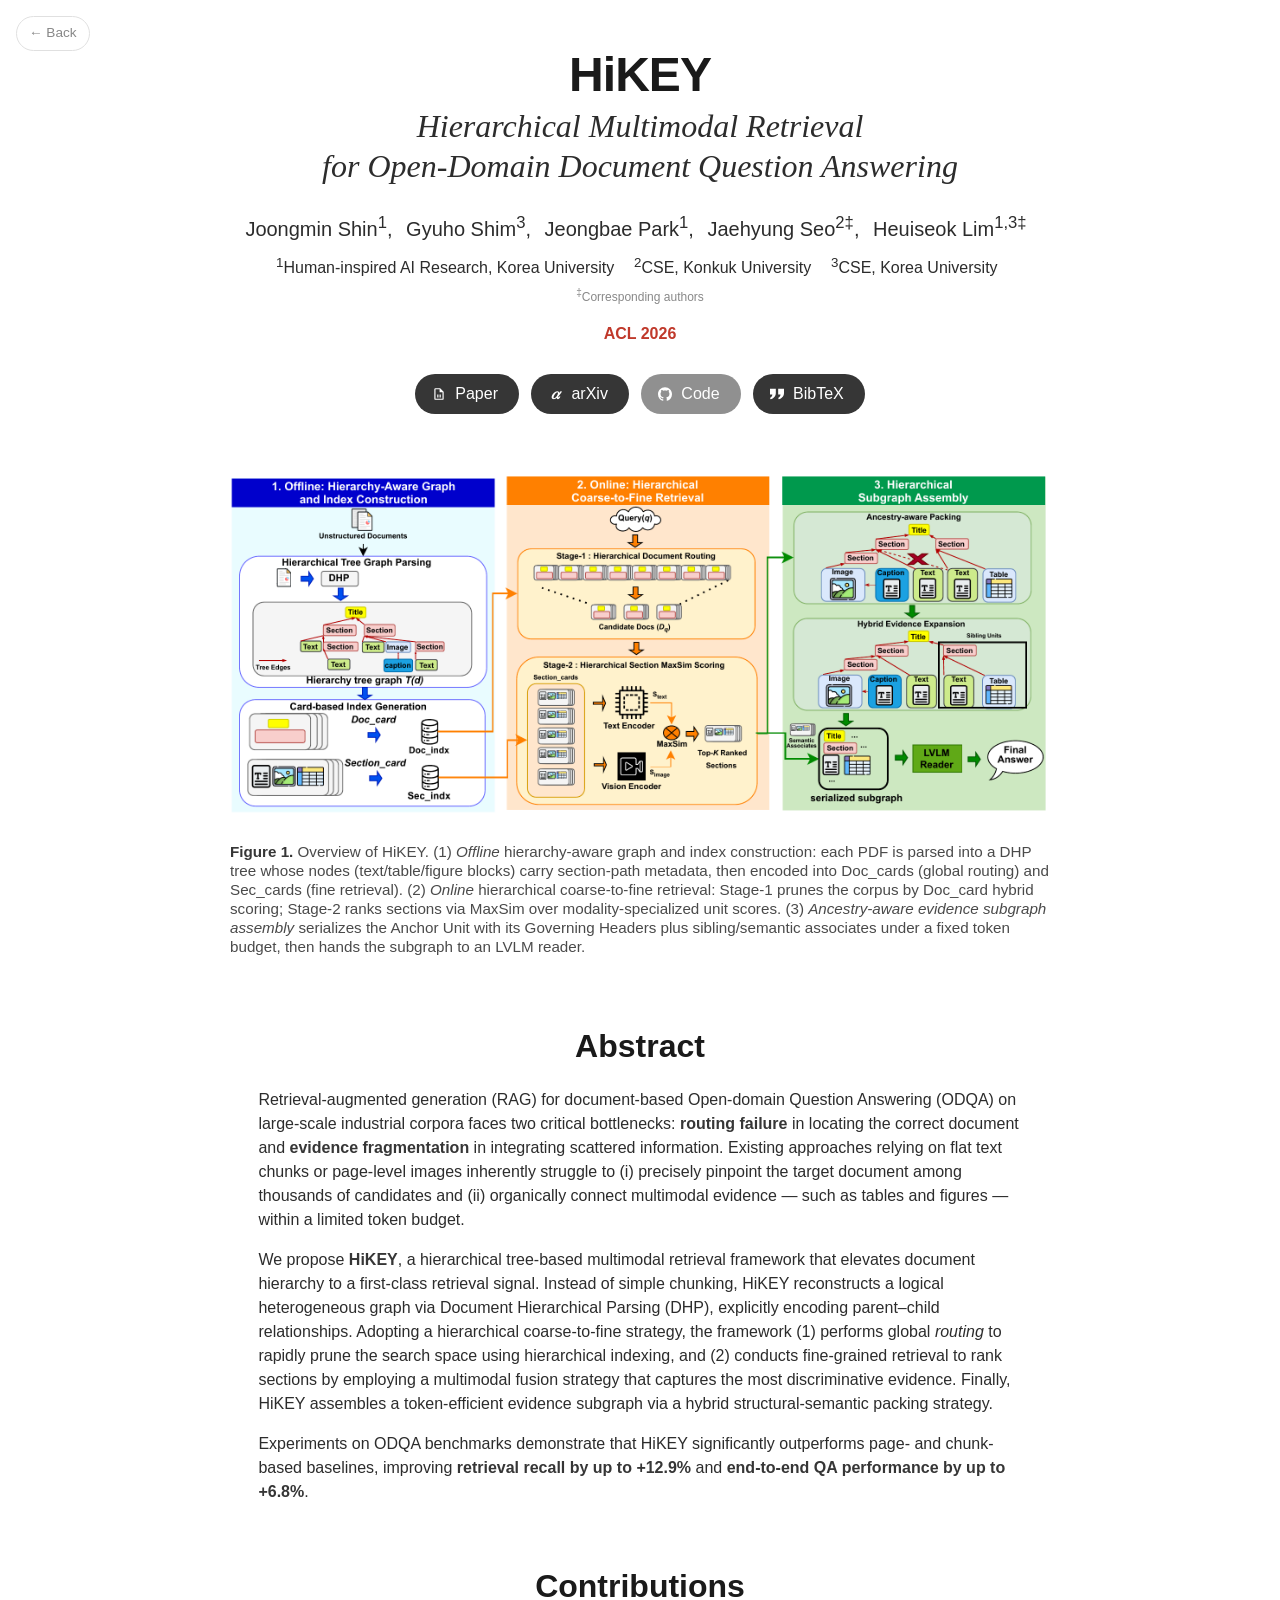
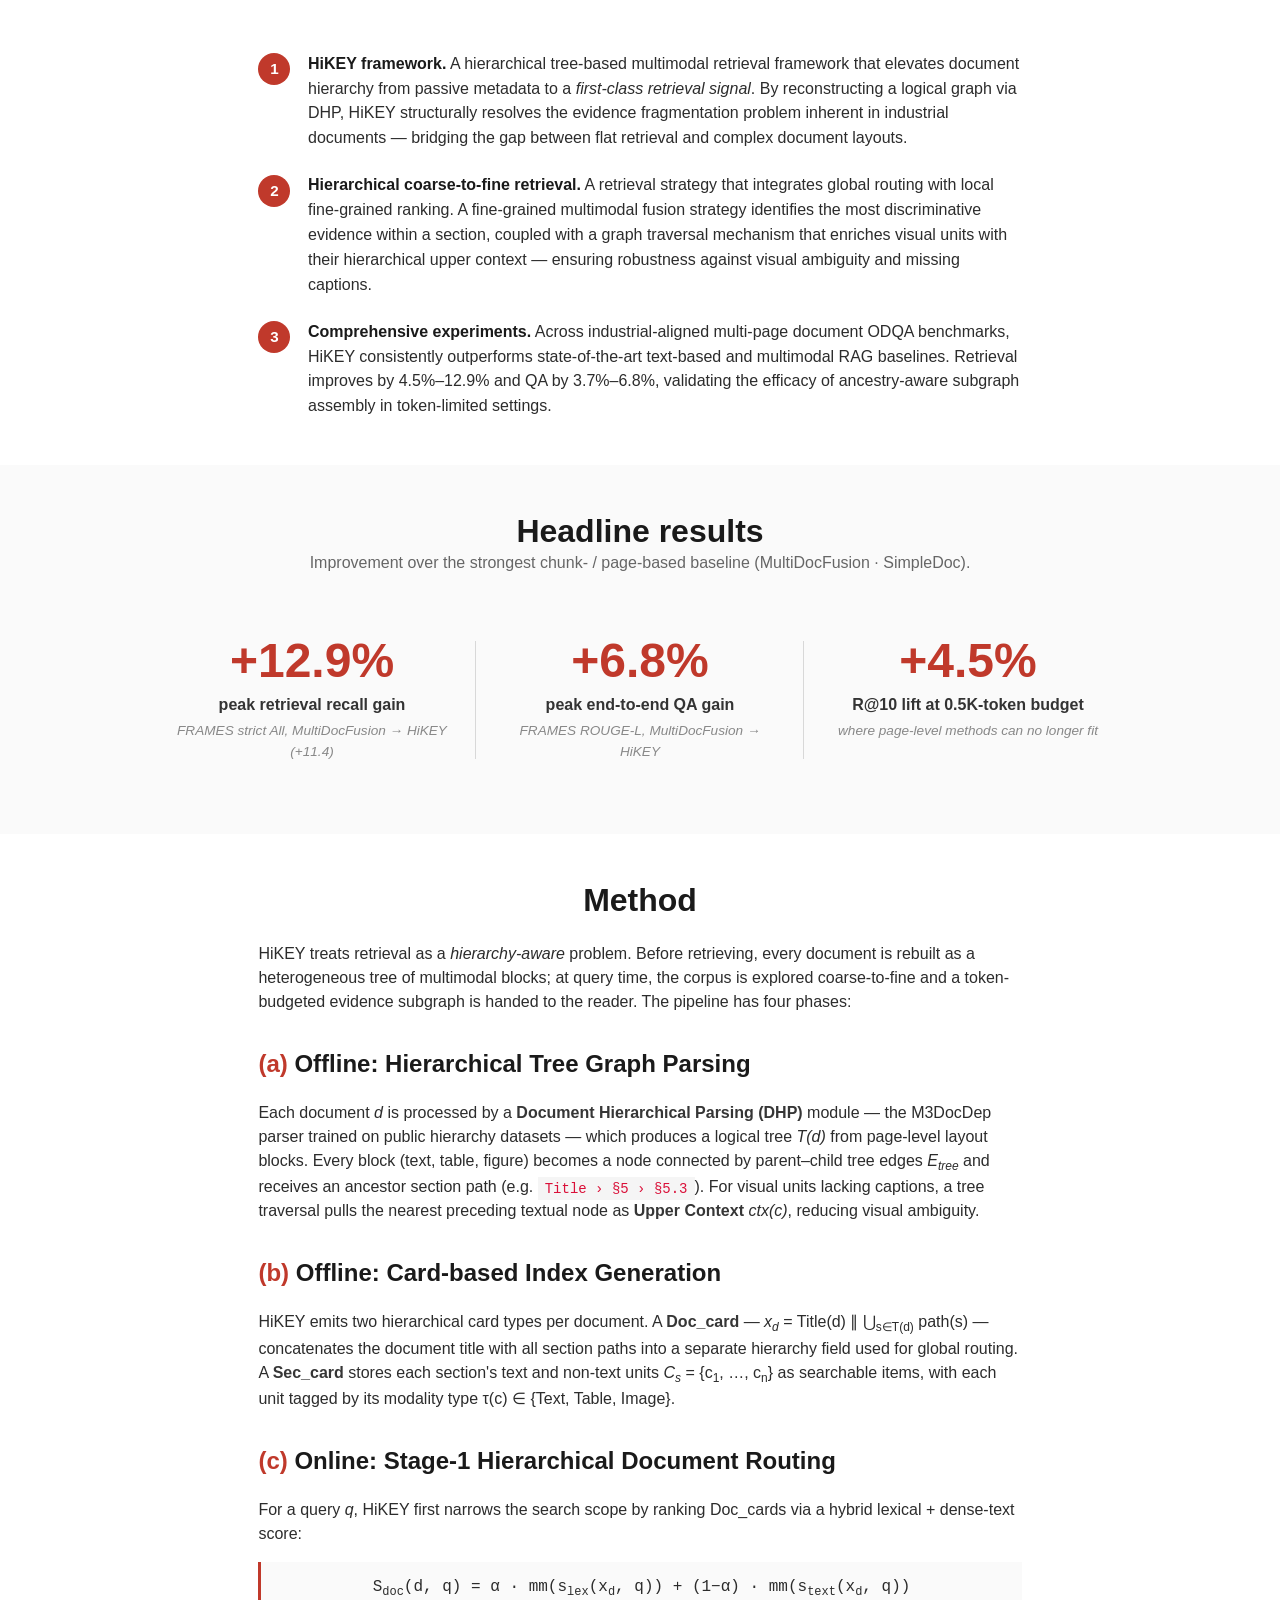
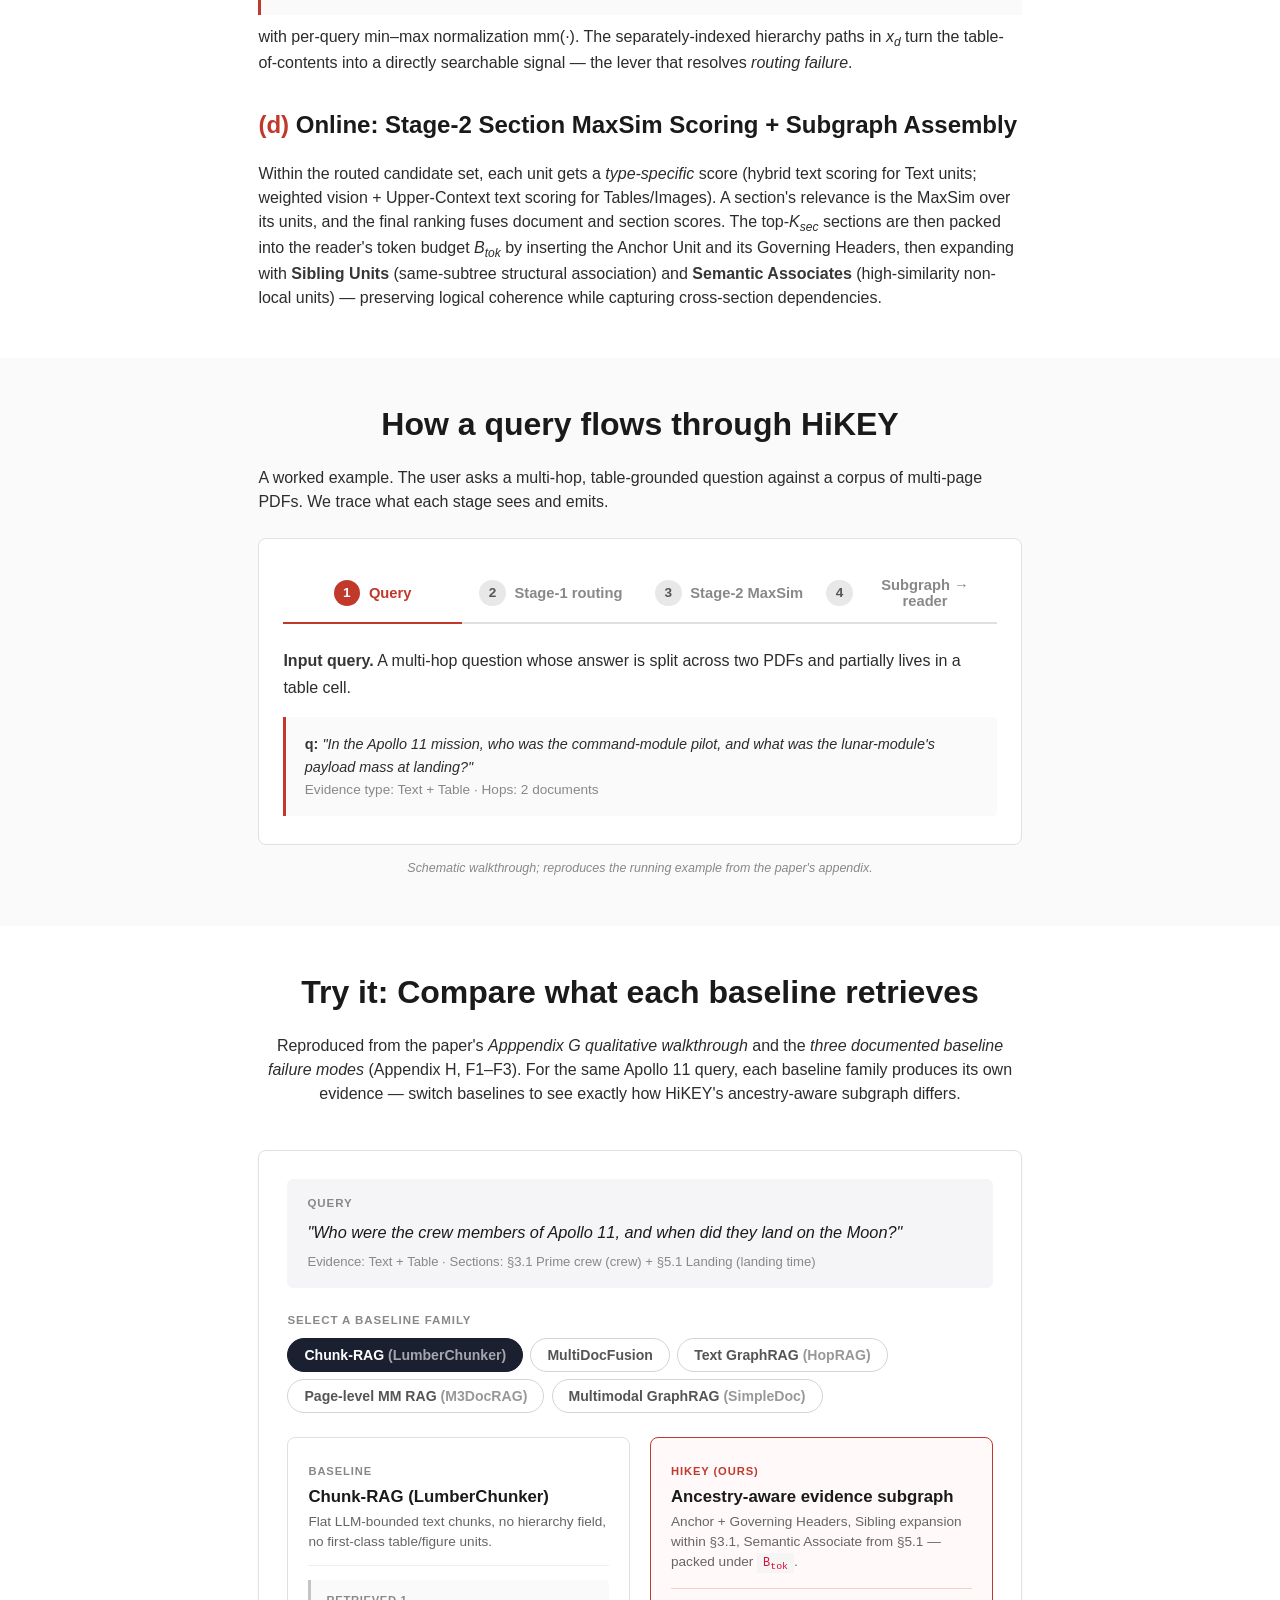
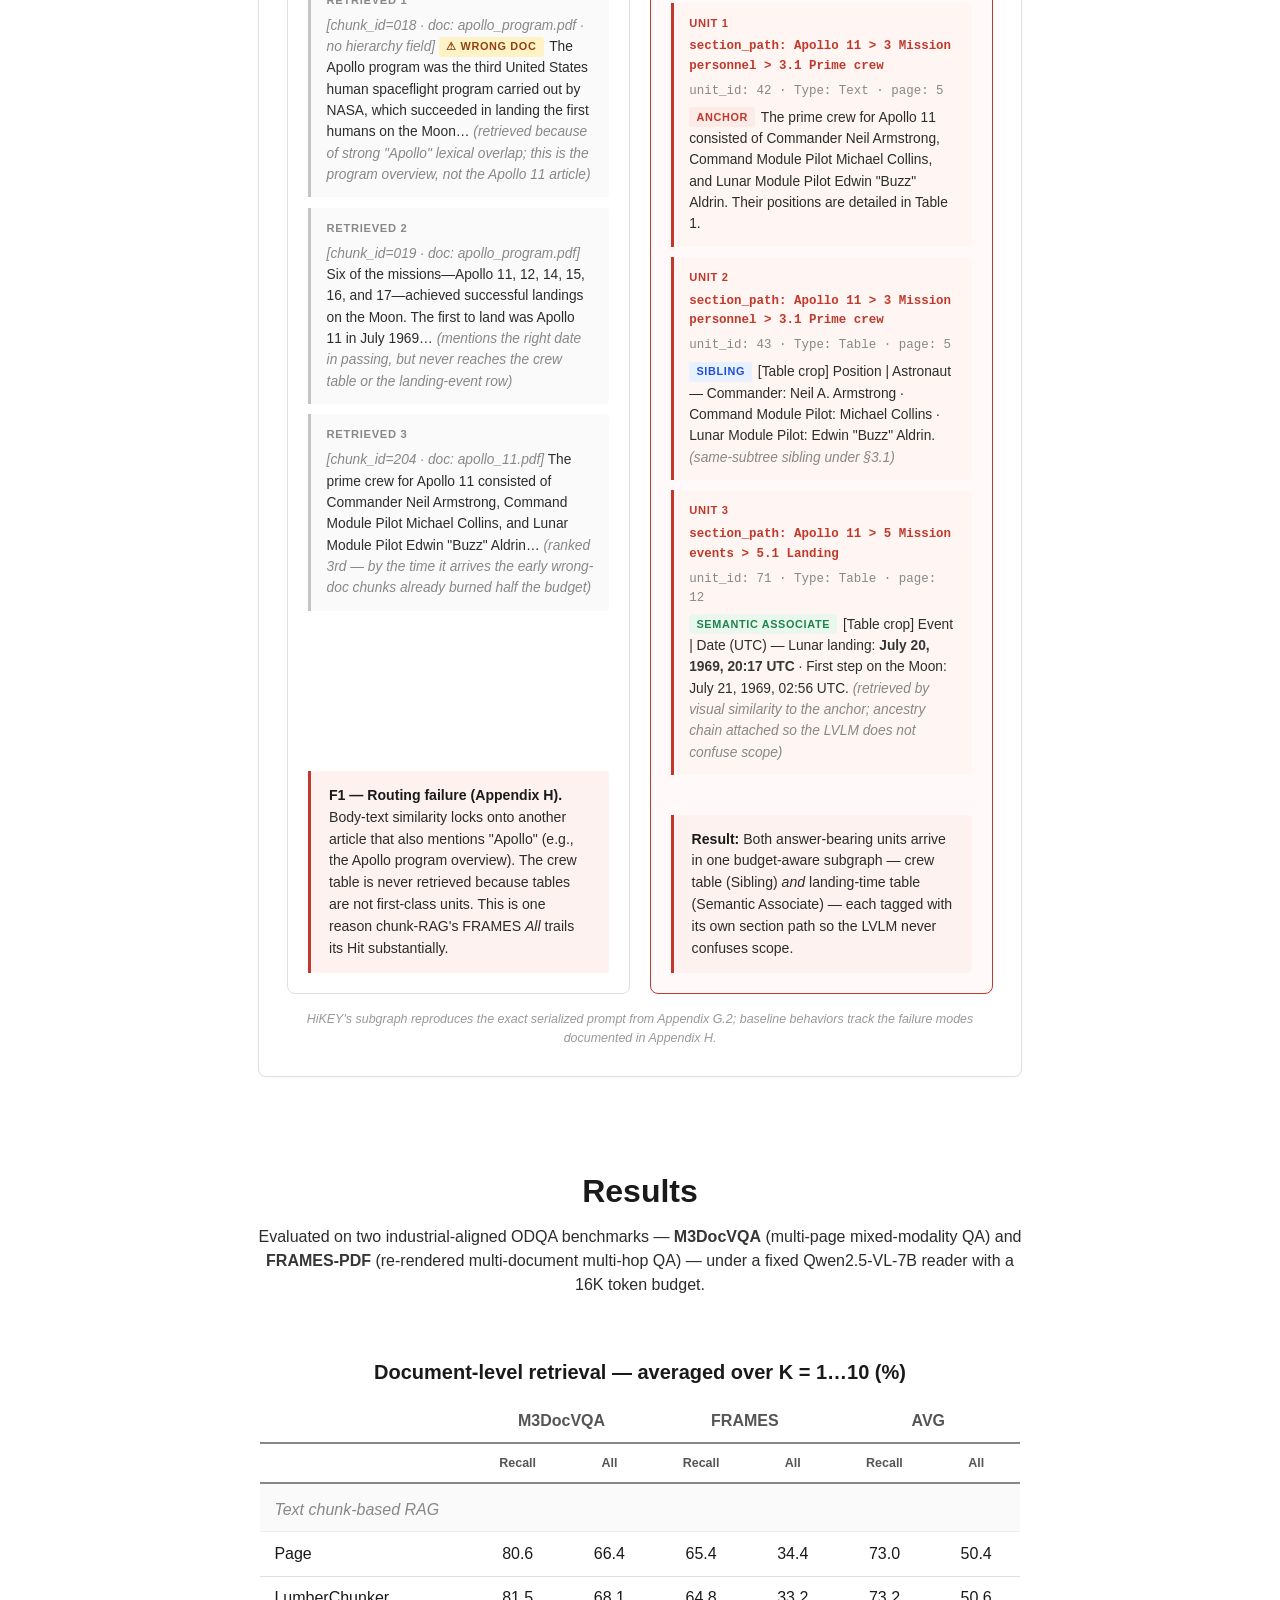
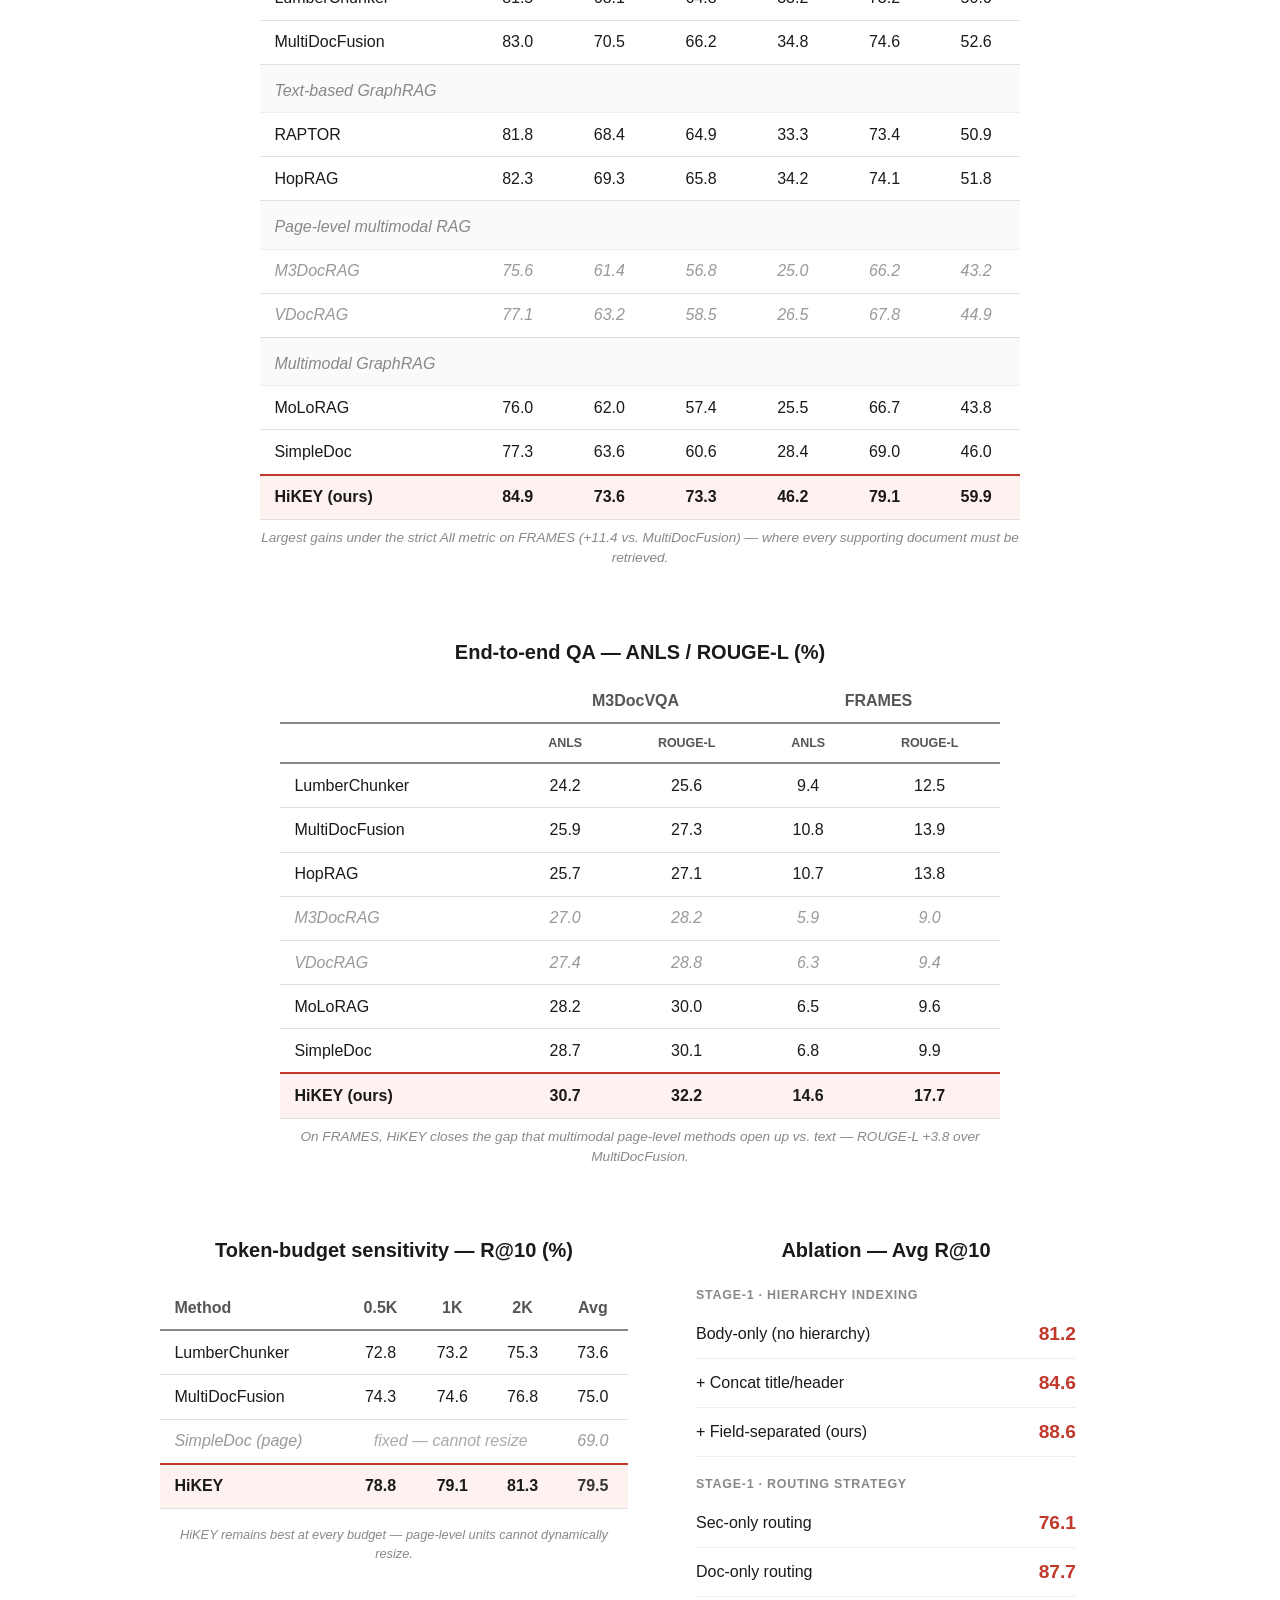
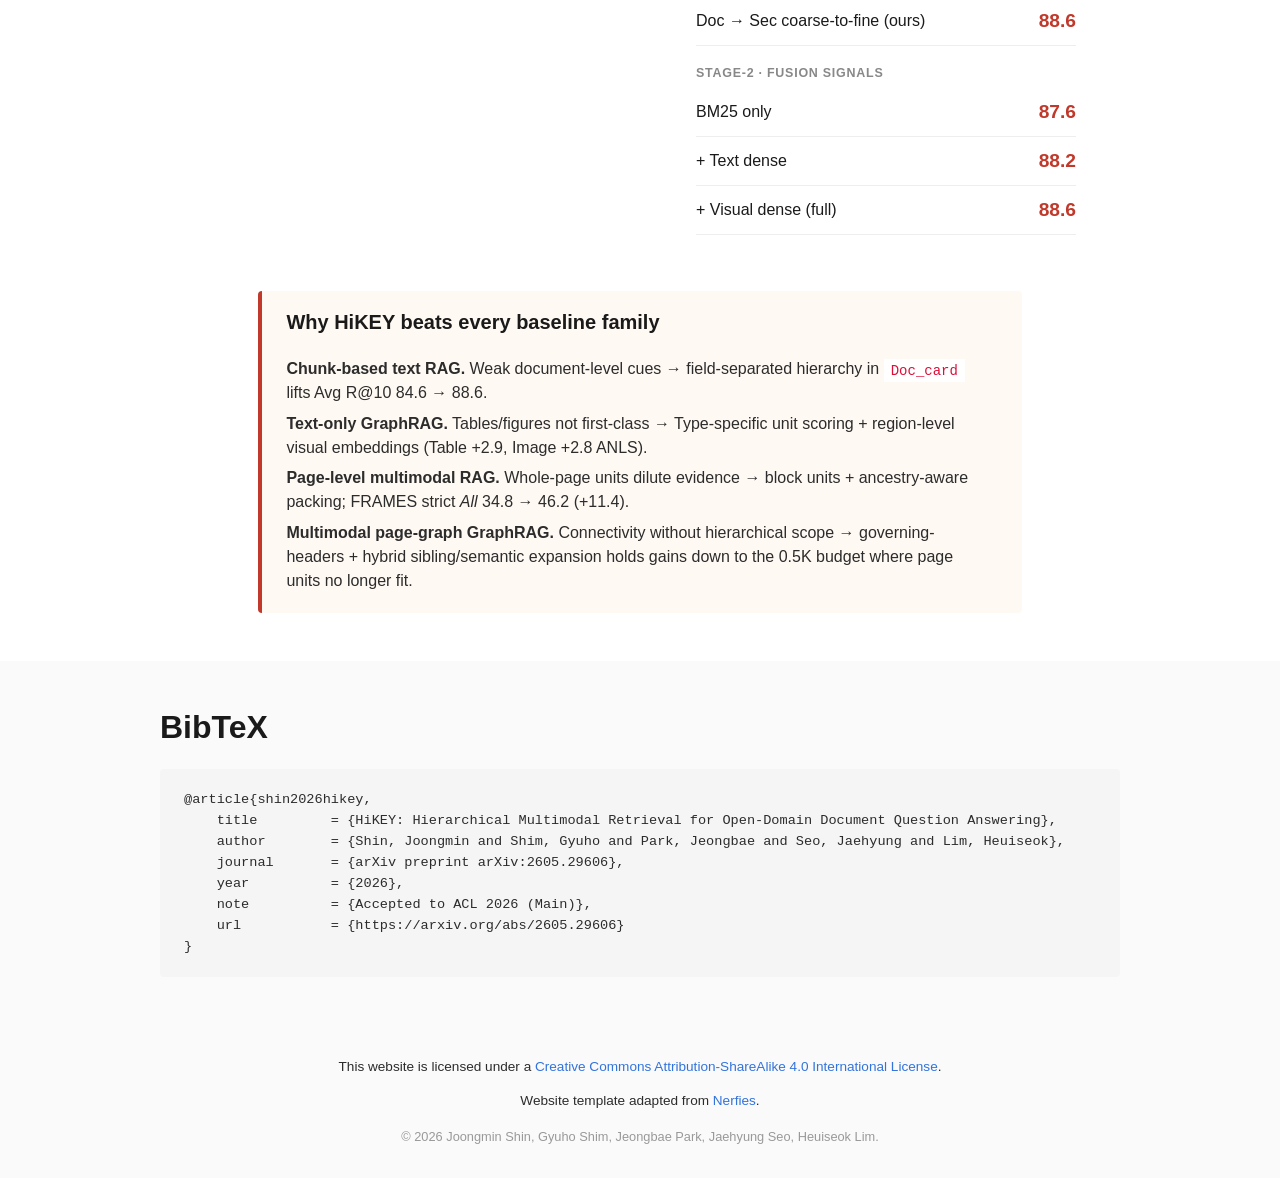
<file: projects/hikey/index.html>
<!DOCTYPE html>
<html lang="en">
<head>
<meta charset="UTF-8">
<meta name="viewport" content="width=device-width, initial-scale=1">
<meta name="color-scheme" content="light only">
<meta name="theme-color" content="#ffffff">
<title>HiKEY</title>
<meta name="description" content="HiKEY: Hierarchical Multimodal Retrieval for Open-Domain Document Question Answering. ACL 2026.">
<meta property="og:title" content="HiKEY — Hierarchical multimodal retrieval for industrial ODQA">
<meta property="og:description" content="Elevate document hierarchy to a first-class retrieval signal. +12.9% retrieval recall, +6.8% end-to-end QA over the strongest baseline.">

<link rel="stylesheet" href="./bulma.min.css">

<style>
  html, body {
    background-color: #ffffff !important;
  }
  body {
    font-family: -apple-system, BlinkMacSystemFont, 'Segoe UI', 'Pretendard', 'Noto Sans KR', Roboto, 'Helvetica Neue', Arial, sans-serif;
    color: #1a1a1a;
  }
  .publication-title {
    font-family: -apple-system, BlinkMacSystemFont, 'Segoe UI', 'Pretendard', Roboto, 'Helvetica Neue', Arial, sans-serif;
    color: #0a0a0a !important;
    font-weight: 800;
    letter-spacing: -0.02em;
  }
  .publication-subtitle {
    font-family: Georgia, 'Times New Roman', 'Noto Serif KR', serif;
    font-weight: normal;
    font-style: italic;
    color: #2c2c2c !important;
  }
  .title, h1.title, h2.title, h3.title, h4.title, h5.title, h6.title {
    color: #1a1a1a !important;
  }
  .subtitle.is-size-3 {
    font-family: Georgia, 'Times New Roman', serif;
  }
  .content, .content p, .content li, .content td {
    color: #2c2c2c;
  }
  p {
    color: #2c2c2c;
  }
  .publication-authors {
    font-family: -apple-system, BlinkMacSystemFont, 'Segoe UI', 'Pretendard', Roboto, 'Helvetica Neue', Arial, sans-serif;
    color: #2c2c2c;
  }
  .publication-authors a {
    color: hsl(204, 86%, 33%) !important;
  }
  .publication-authors a:hover {
    text-decoration: underline;
  }
  .author-block {
    display: inline-block;
    margin-right: 0.4em;
  }
  .publication-links {
    margin-top: 1.5rem;
  }
  .link-block a {
    margin: 0.25rem;
  }
  .hero.teaser .hero-body {
    padding-top: 0;
    padding-bottom: 3rem;
  }
  .hero-body img {
    max-width: 100%;
    height: auto;
    display: block;
    margin: 0 auto;
  }
  .hero.teaser .subtitle {
    margin-top: 1.25rem;
    font-size: 0.95rem;
    color: #4a4a4a;
  }
  .section {
    padding: 3rem 1.5rem;
  }
  pre.bibtex-block {
    background-color: #f5f5f5;
    color: #2c2c2c;
    padding: 1.25rem 1.5rem;
    font-size: 0.85rem;
    line-height: 1.55;
    border-radius: 4px;
    overflow-x: auto;
    position: relative;
    white-space: pre-wrap;
    word-break: break-word;
  }
  .stat-card-col {
    position: relative;
  }
  @media (min-width: 769px) {
    .stat-card-col:not(:last-child)::after {
      content: "";
      position: absolute;
      right: 0;
      top: 20%;
      bottom: 20%;
      width: 1px;
      background: #d8d8d8;
    }
  }
  .bibtex-wrapper {
    position: relative;
  }
  .copy-btn {
    position: absolute;
    top: 0.6rem;
    right: 0.6rem;
    padding: 0.35rem 0.85rem;
    background: white;
    color: #555;
    border: 1px solid #ddd;
    border-radius: 3px;
    font-size: 0.75rem;
    font-family: monospace;
    cursor: pointer;
    transition: all 0.2s;
  }
  .copy-btn:hover {
    background: #f0f0f0;
  }
  .copy-btn.copied {
    background: #48c774;
    color: white;
    border-color: #48c774;
  }
  table.results {
    margin: 1rem auto;
    border-collapse: collapse;
  }
  table.results th, table.results td {
    padding: 0.6rem 0.9rem;
    text-align: center;
    border-bottom: 1px solid #e0e0e0;
  }
  table.results th {
    font-weight: 600;
    color: #555;
    border-bottom: 2px solid #888;
  }
  table.results td:first-child, table.results th:first-child {
    text-align: left;
  }
  table.results tr.dim td {
    color: #999;
    font-style: italic;
  }
  table.results tr.ours td {
    border-top: 2px solid #c0392b;
    font-weight: 600;
    background: #fdf2f0;
    color: #1a1a1a;
  }
  table.results tr.group-header td {
    font-style: italic;
    color: #888;
    background: #fafafa;
    text-align: left;
    border-bottom: 1px solid #eee;
    padding-top: 0.85rem;
  }
  .table-scroll {
    overflow-x: auto;
    -webkit-overflow-scrolling: touch;
  }
  .table-scroll table.results {
    min-width: 480px;
  }
  .delta-positive {
    color: #c0392b;
    font-weight: 600;
  }
  .ablation-row {
    display: flex;
    justify-content: space-between;
    align-items: center;
    padding: 0.6rem 0;
    border-bottom: 1px solid #eee;
  }
  .ablation-value {
    font-weight: 700;
    color: #c0392b;
    font-size: 1.2rem;
  }
  .ablation-group {
    font-size: 0.78rem;
    text-transform: uppercase;
    letter-spacing: 0.06em;
    color: #888;
    font-weight: 700;
    margin: 1.1rem 0 0.35rem;
  }
  .highlight-stat {
    font-size: 1.4rem;
    font-weight: 700;
    color: #c0392b;
  }
  .stat-card {
    text-align: center;
    padding: 1.5rem 1rem;
  }
  .stat-card .value {
    font-family: 'Google Sans', sans-serif;
    font-size: 3rem;
    font-weight: 700;
    color: #c0392b;
    line-height: 1;
    margin-bottom: 0.5rem;
  }
  .stat-card .label {
    color: #333;
    font-weight: 600;
    margin-bottom: 0.25rem;
  }
  .stat-card .meta {
    color: #888;
    font-size: 0.85rem;
    font-style: italic;
  }
  .contribution-list {
    margin-top: 1.5rem;
  }
  .contribution-item {
    display: flex;
    align-items: flex-start;
    gap: 1.1rem;
    margin-bottom: 1.4rem;
  }
  .contribution-num {
    flex-shrink: 0;
    width: 2rem;
    height: 2rem;
    background: #c0392b;
    color: #fff;
    border-radius: 50%;
    display: flex;
    align-items: center;
    justify-content: center;
    font-weight: 700;
    font-size: 0.95rem;
    margin-top: 0.1rem;
  }
  .contribution-text {
    flex: 1;
    color: #2c2c2c;
    line-height: 1.55;
  }
  .contribution-text strong {
    color: #1a1a1a;
  }
  /* Walkthrough (Pipeline stages) */
  .walkthrough {
    background: #ffffff;
    border: 1px solid #e0e0e0;
    border-radius: 8px;
    padding: 1.5rem 1.5rem 1.75rem;
  }
  .walk-steps {
    display: flex;
    gap: 0;
    margin-bottom: 1.5rem;
    border-bottom: 2px solid #e0e0e0;
  }
  .walk-step {
    flex: 1;
    background: none;
    border: none;
    padding: 0.85rem 0.5rem;
    font-size: 0.92rem;
    font-weight: 600;
    color: #888;
    cursor: pointer;
    border-bottom: 2px solid transparent;
    margin-bottom: -2px;
    display: flex;
    align-items: center;
    gap: 0.55rem;
    justify-content: center;
    font-family: inherit;
    transition: color 0.18s, border-color 0.18s;
  }
  .walk-step:hover:not(.active) {
    color: #555;
  }
  .walk-step.active {
    color: #c0392b;
    border-bottom-color: #c0392b;
  }
  .walk-num {
    display: inline-flex;
    width: 1.65rem;
    height: 1.65rem;
    align-items: center;
    justify-content: center;
    background: #e8e8e8;
    color: #555;
    border-radius: 50%;
    font-size: 0.85rem;
    font-weight: 700;
    flex-shrink: 0;
  }
  .walk-step.active .walk-num {
    background: #c0392b;
    color: #ffffff;
  }
  .walk-pane {
    display: none;
  }
  .walk-pane.active {
    display: block;
  }
  .walk-desc {
    color: #2c2c2c;
    line-height: 1.65;
    margin-bottom: 1rem;
  }
  .walk-desc code {
    background: #f4f4f5;
    padding: 0.08rem 0.4rem;
    border-radius: 3px;
    font-size: 0.88em;
    color: #1a1a1a;
  }
  .pipeline-box {
    background: #fafafa;
    border-left: 3px solid #c0392b;
    border-radius: 0 4px 4px 0;
    padding: 1rem 1.15rem;
    margin-top: 0.85rem;
    font-size: 0.9rem;
    color: #2c2c2c;
    line-height: 1.55;
  }
  .pipeline-box code {
    background: #fff;
    border: 1px solid #f0d4cf;
  }
  .pipeline-eq {
    display: block;
    background: #ffffff;
    border: 1px dashed #f0d4cf;
    border-radius: 4px;
    padding: 0.65rem 0.85rem;
    margin: 0.75rem 0;
    font-family: ui-monospace, 'SF Mono', Consolas, monospace;
    font-size: 0.83rem;
    color: #1a1a1a;
    overflow-x: auto;
  }
  /* Try-it widget — baseline vs HiKEY comparison */
  .demo-widget {
    background: #ffffff;
    border: 1px solid #e0e0e0;
    border-radius: 8px;
    padding: 1.75rem;
    margin-top: 1.25rem;
    box-shadow: 0 1px 3px rgba(0,0,0,0.04);
  }
  .demo-label {
    font-size: 0.72rem;
    font-weight: 700;
    text-transform: uppercase;
    letter-spacing: 0.08em;
    color: #888;
    display: block;
    margin-bottom: 0.5rem;
  }
  .demo-question {
    background: #f5f5f7;
    border-radius: 6px;
    padding: 1rem 1.25rem;
    margin-bottom: 1.5rem;
  }
  .demo-question p {
    margin: 0;
    font-size: 1.02rem;
    color: #1a1a1a;
    font-weight: 500;
    line-height: 1.5;
  }
  .pill-group {
    display: flex;
    flex-wrap: wrap;
    gap: 0.45rem;
    margin-top: 0.55rem;
  }
  .pill {
    background: #ffffff;
    border: 1.5px solid #d0d5dd;
    border-radius: 999px;
    padding: 0.5rem 1rem;
    font-size: 0.88rem;
    font-weight: 600;
    color: #555;
    cursor: pointer;
    transition: all 0.15s;
    font-family: inherit;
  }
  .pill:hover:not(.active) {
    border-color: #888;
    color: #1a1a1a;
  }
  .pill.active {
    background: #1a2030;
    border-color: #1a2030;
    color: #ffffff;
  }
  .cmp-grid {
    display: grid;
    grid-template-columns: 1fr 1fr;
    gap: 1.25rem;
  }
  .cmp-col {
    border: 1px solid #e0e0e0;
    border-radius: 8px;
    padding: 1.25rem;
    background: #ffffff;
    display: flex;
    flex-direction: column;
  }
  .cmp-ours {
    border-color: #c0392b;
    background: #fffaf9;
  }
  .cmp-header {
    margin-bottom: 0.85rem;
    padding-bottom: 0.85rem;
    border-bottom: 1px solid #eee;
  }
  .cmp-ours .cmp-header {
    border-bottom-color: #f5d0c8;
  }
  .cmp-tag {
    display: inline-block;
    font-size: 0.7rem;
    font-weight: 700;
    text-transform: uppercase;
    letter-spacing: 0.08em;
    color: #888;
    margin-bottom: 0.35rem;
  }
  .cmp-tag-ours {
    color: #c0392b;
  }
  .cmp-title {
    font-size: 1.05rem;
    font-weight: 700;
    color: #1a1a1a;
    margin: 0 0 0.3rem 0;
    line-height: 1.3;
  }
  .cmp-sub {
    font-size: 0.85rem;
    color: #666;
    margin: 0;
    line-height: 1.45;
  }
  .cmp-body {
    flex: 1;
    margin-bottom: 0.85rem;
  }
  .chunk-card {
    background: #fafafa;
    border-left: 3px solid #c4c4c4;
    border-radius: 0 4px 4px 0;
    padding: 0.75rem 0.95rem;
    margin-bottom: 0.65rem;
    font-size: 0.86rem;
    line-height: 1.55;
    color: #2c2c2c;
  }
  .cmp-ours .chunk-card {
    background: #fff5f3;
    border-left-color: #c0392b;
  }
  .chunk-num {
    display: block;
    font-size: 0.7rem;
    font-weight: 700;
    text-transform: uppercase;
    letter-spacing: 0.06em;
    color: #888;
    margin-bottom: 0.35rem;
  }
  .cmp-ours .chunk-num {
    color: #c0392b;
  }
  .chunk-meta {
    display: block;
    font-size: 0.78rem;
    color: #c0392b;
    font-family: ui-monospace, 'SF Mono', Consolas, monospace;
    margin-bottom: 0.35rem;
    font-weight: 600;
  }
  .chunk-meta-sub {
    color: #888;
    font-weight: normal;
  }
  .chunk-bracket {
    color: #888;
    font-style: italic;
  }
  .chunk-text {
    color: #2c2c2c;
  }
  .chunk-tag {
    display: inline-block;
    font-size: 0.68rem;
    font-weight: 700;
    text-transform: uppercase;
    letter-spacing: 0.06em;
    padding: 0.1rem 0.45rem;
    border-radius: 3px;
    margin-right: 0.35rem;
    vertical-align: 0.06rem;
  }
  .tag-anchor { background:#fdebe8; color:#c0392b; }
  .tag-sibling { background:#e8f1ff; color:#1d4ed8; }
  .tag-semantic { background:#e9f7ef; color:#1e8449; }
  .tag-fail { background:#fef3c7; color:#92400e; }
  .demo-callout {
    background: #fdf2f0;
    border-left: 3px solid #c0392b;
    border-radius: 0 4px 4px 0;
    padding: 0.85rem 1.1rem;
    margin-top: 1rem;
    font-size: 0.88rem;
    color: #2c2c2c;
    line-height: 1.55;
  }
  .demo-callout strong { color: #1a1a1a; }
  @media (max-width: 768px) {
    .cmp-grid {
      grid-template-columns: 1fr;
    }
    .pill {
      font-size: 0.82rem;
      padding: 0.45rem 0.85rem;
    }
  }
  @media (max-width: 768px) {
    .walk-step {
      font-size: 0.82rem;
      padding: 0.7rem 0.3rem;
    }
    .walk-label {
      display: none;
    }
    .walk-step .walk-num {
      width: 2rem;
      height: 2rem;
      font-size: 1rem;
    }
  }
  footer.footer {
    background-color: #fafafa;
    padding: 2rem 1.5rem;
  }
  footer .content {
    text-align: center;
    font-size: 0.85rem;
    color: #777;
  }
  footer .content a {
    color: #3273dc;
  }
  .back-link {
    position: fixed;
    top: 1rem;
    left: 1rem;
    font-size: 0.85rem;
    color: #888;
    background: rgba(255,255,255,0.85);
    backdrop-filter: blur(6px);
    padding: 0.4rem 0.75rem;
    border-radius: 999px;
    border: 1px solid #e0e0e0;
    text-decoration: none;
    z-index: 100;
    transition: all 0.18s;
  }
  .back-link:hover {
    color: #c0392b;
    border-color: #f0d4cf;
  }
</style>
</head>
<body>

<a href="../../index.html" class="back-link">&larr; Back</a>

<!-- ════════════ HERO ════════════ -->
<section class="hero">
  <div class="hero-body">
    <div class="container is-max-desktop">
      <div class="columns is-centered">
        <div class="column has-text-centered">

          <h1 class="title is-1 publication-title">HiKEY</h1>
          <h2 class="subtitle is-size-3 publication-subtitle">
            Hierarchical Multimodal Retrieval<br>
            for Open-Domain Document Question Answering
          </h2>

          <div class="is-size-5 publication-authors">
            <span class="author-block">
              Joongmin Shin<sup>1</sup>,
            </span>
            <span class="author-block">
              Gyuho Shim<sup>3</sup>,
            </span>
            <span class="author-block">
              Jeongbae Park<sup>1</sup>,
            </span>
            <span class="author-block">
              Jaehyung Seo<sup>2&ddagger;</sup>,
            </span>
            <span class="author-block">
              Heuiseok Lim<sup>1,3&ddagger;</sup>
            </span>
          </div>

          <div class="is-size-6 publication-authors" style="margin-top: 0.6rem;">
            <span class="author-block"><sup>1</sup>Human-inspired AI Research, Korea University</span> &nbsp;
            <span class="author-block"><sup>2</sup>CSE, Konkuk University</span> &nbsp;
            <span class="author-block"><sup>3</sup>CSE, Korea University</span>
          </div>
          <div class="is-size-7" style="margin-top: 0.3rem; color: #888;">
            <sup>&ddagger;</sup>Corresponding authors
          </div>

          <div class="is-size-6" style="margin-top: 1rem; color: #c0392b; font-weight: 600; font-family: 'Google Sans', sans-serif;">
            ACL 2026
          </div>

          <!-- Buttons -->
          <div class="publication-links">
            <span class="link-block">
              <a href="./HiKEY_camera_ready.pdf" class="external-link button is-normal is-rounded is-dark" target="_blank" rel="noopener">
                <span class="icon">
                  <svg width="14" height="14" viewBox="0 0 24 24" fill="currentColor" xmlns="http://www.w3.org/2000/svg" aria-hidden="true">
                    <path d="M14 2H6a2 2 0 0 0-2 2v16a2 2 0 0 0 2 2h12a2 2 0 0 0 2-2V8l-6-6zm4 18H6V4h7v5h5v11zM9 13h2v5H9v-5zm4 0h2v5h-2v-5z"/>
                  </svg>
                </span>
                <span>Paper</span>
              </a>
            </span>
            <span class="link-block">
              <a href="https://arxiv.org/abs/2605.29606" class="external-link button is-normal is-rounded is-dark" target="_blank" rel="noopener">
                <span class="icon" style="font-family: 'Times New Roman', serif; font-style: italic; font-weight: 700; font-size: 1em; line-height: 1;">𝛼</span>
                <span>arXiv</span>
              </a>
            </span>
            <span class="link-block">
              <a href="javascript:void(0);" class="external-link button is-normal is-rounded is-dark" style="opacity: 0.55; cursor: not-allowed;" title="Code release pending">
                <span class="icon">
                  <svg width="14" height="14" viewBox="0 0 24 24" fill="currentColor" xmlns="http://www.w3.org/2000/svg" aria-hidden="true">
                    <path d="M12 .297c-6.63 0-12 5.373-12 12 0 5.303 3.438 9.8 8.205 11.385.6.113.82-.258.82-.577 0-.285-.01-1.04-.015-2.04-3.338.724-4.042-1.61-4.042-1.61-.546-1.387-1.333-1.756-1.333-1.756-1.089-.745.084-.729.084-.729 1.205.084 1.838 1.237 1.838 1.237 1.07 1.834 2.807 1.304 3.492.997.107-.775.418-1.305.762-1.604-2.665-.305-5.467-1.334-5.467-5.93 0-1.31.467-2.38 1.235-3.22-.135-.303-.54-1.523.105-3.176 0 0 1.005-.322 3.3 1.23.96-.267 1.98-.4 3-.405 1.02.005 2.04.138 3 .405 2.28-1.552 3.285-1.23 3.285-1.23.645 1.653.24 2.873.12 3.176.765.84 1.23 1.91 1.23 3.22 0 4.61-2.805 5.625-5.475 5.92.42.36.81 1.096.81 2.22 0 1.606-.015 2.896-.015 3.286 0 .315.21.69.825.57C20.565 22.092 24 17.592 24 12.297c0-6.627-5.373-12-12-12"/>
                  </svg>
                </span>
                <span>Code</span>
              </a>
            </span>
            <span class="link-block">
              <a href="#bibtex" class="external-link button is-normal is-rounded is-dark">
                <span class="icon">
                  <svg width="14" height="14" viewBox="0 0 24 24" fill="currentColor" xmlns="http://www.w3.org/2000/svg" aria-hidden="true">
                    <path d="M9.983 3v7.391c0 5.704-3.731 9.57-8.983 10.609l-.995-2.151c2.432-.917 3.995-3.638 3.995-5.849H0V3h9.983zm14.017 0v7.391c0 5.704-3.748 9.571-9 10.609l-.996-2.151c2.433-.917 3.996-3.638 3.996-5.849h-3.983V3H24z"/>
                  </svg>
                </span>
                <span>BibTeX</span>
              </a>
            </span>
          </div>

        </div>
      </div>
    </div>
  </div>
</section>

<!-- ════════════ TEASER FIGURE ════════════ -->
<section class="hero teaser">
  <div class="container is-max-desktop">
    <div class="hero-body">
      <img src="./architecture.png" alt="HiKEY system architecture">
      <p class="subtitle" style="max-width: 820px; margin: 1.25rem auto 0; text-align: left;">
        <strong>Figure 1.</strong> Overview of HiKEY.
        (1) <em>Offline</em> hierarchy-aware graph and index construction: each PDF is parsed into a DHP tree whose nodes (text/table/figure blocks) carry section-path metadata, then encoded into Doc_cards (global routing) and Sec_cards (fine retrieval).
        (2) <em>Online</em> hierarchical coarse-to-fine retrieval: Stage-1 prunes the corpus by Doc_card hybrid scoring; Stage-2 ranks sections via MaxSim over modality-specialized unit scores.
        (3) <em>Ancestry-aware evidence subgraph assembly</em> serializes the Anchor Unit with its Governing Headers plus sibling/semantic associates under a fixed token budget, then hands the subgraph to an LVLM reader.
      </p>
    </div>
  </div>
</section>

<!-- ════════════ ABSTRACT ════════════ -->
<section class="section" style="padding-top: 1.5rem;">
  <div class="container is-max-desktop">
    <div class="columns is-centered has-text-centered">
      <div class="column is-four-fifths">
        <h2 class="title is-3">Abstract</h2>
        <div class="content" style="text-align: left;">
          <p>
            Retrieval-augmented generation (RAG) for document-based Open-domain Question Answering (ODQA) on large-scale industrial corpora faces two critical bottlenecks: <strong>routing failure</strong> in locating the correct document and <strong>evidence fragmentation</strong> in integrating scattered information.
            Existing approaches relying on flat text chunks or page-level images inherently struggle to (i) precisely pinpoint the target document among thousands of candidates and (ii) organically connect multimodal evidence — such as tables and figures — within a limited token budget.
          </p>
          <p>
            We propose <strong>HiKEY</strong>, a hierarchical tree-based multimodal retrieval framework that elevates document hierarchy to a first-class retrieval signal.
            Instead of simple chunking, HiKEY reconstructs a logical heterogeneous graph via Document Hierarchical Parsing (DHP), explicitly encoding parent–child relationships.
            Adopting a hierarchical coarse-to-fine strategy, the framework (1) performs global <em>routing</em> to rapidly prune the search space using hierarchical indexing, and (2) conducts fine-grained retrieval to rank sections by employing a multimodal fusion strategy that captures the most discriminative evidence.
            Finally, HiKEY assembles a token-efficient evidence subgraph via a hybrid structural-semantic packing strategy.
          </p>
          <p>
            Experiments on ODQA benchmarks demonstrate that HiKEY significantly outperforms page- and chunk-based baselines, improving <strong>retrieval recall by up to +12.9%</strong> and <strong>end-to-end QA performance by up to +6.8%</strong>.
          </p>
        </div>
      </div>
    </div>
  </div>
</section>

<!-- ════════════ CONTRIBUTIONS ════════════ -->
<section class="section" style="padding-top: 1rem; padding-bottom: 1.5rem;">
  <div class="container is-max-desktop">
    <div class="columns is-centered has-text-centered">
      <div class="column is-four-fifths">
        <h2 class="title is-3">Contributions</h2>
      </div>
    </div>
    <div class="columns is-centered">
      <div class="column is-four-fifths">
        <div class="contribution-list">
          <div class="contribution-item">
            <span class="contribution-num">1</span>
            <div class="contribution-text">
              <strong>HiKEY framework.</strong> A hierarchical tree-based multimodal retrieval framework that elevates document hierarchy from passive metadata to a <em>first-class retrieval signal</em>. By reconstructing a logical graph via DHP, HiKEY structurally resolves the evidence fragmentation problem inherent in industrial documents — bridging the gap between flat retrieval and complex document layouts.
            </div>
          </div>
          <div class="contribution-item">
            <span class="contribution-num">2</span>
            <div class="contribution-text">
              <strong>Hierarchical coarse-to-fine retrieval.</strong> A retrieval strategy that integrates global routing with local fine-grained ranking. A fine-grained multimodal fusion strategy identifies the most discriminative evidence within a section, coupled with a graph traversal mechanism that enriches visual units with their hierarchical upper context — ensuring robustness against visual ambiguity and missing captions.
            </div>
          </div>
          <div class="contribution-item">
            <span class="contribution-num">3</span>
            <div class="contribution-text">
              <strong>Comprehensive experiments.</strong> Across industrial-aligned multi-page document ODQA benchmarks, HiKEY consistently outperforms state-of-the-art text-based and multimodal RAG baselines. Retrieval improves by 4.5%–12.9% and QA by 3.7%–6.8%, validating the efficacy of ancestry-aware subgraph assembly in token-limited settings.
            </div>
          </div>
        </div>
      </div>
    </div>
  </div>
</section>

<!-- ════════════ KEY RESULTS (BIG NUMBERS) ════════════ -->
<section class="section" style="background-color: #fafafa;">
  <div class="container is-max-desktop">
    <div class="columns is-centered">
      <div class="column has-text-centered">
        <h2 class="title is-3">Headline results</h2>
        <p class="subtitle is-size-6" style="color: #666;">Improvement over the strongest chunk- / page-based baseline (MultiDocFusion · SimpleDoc).</p>
      </div>
    </div>
    <div class="columns is-centered" style="margin-top: 1rem;">
      <div class="column is-one-third stat-card-col">
        <div class="stat-card">
          <div class="value">+12.9%</div>
          <div class="label">peak retrieval recall gain</div>
          <div class="meta">FRAMES strict All, MultiDocFusion → HiKEY (+11.4)</div>
        </div>
      </div>
      <div class="column is-one-third stat-card-col">
        <div class="stat-card">
          <div class="value">+6.8%</div>
          <div class="label">peak end-to-end QA gain</div>
          <div class="meta">FRAMES ROUGE-L, MultiDocFusion → HiKEY</div>
        </div>
      </div>
      <div class="column is-one-third stat-card-col">
        <div class="stat-card">
          <div class="value">+4.5%</div>
          <div class="label">R@10 lift at 0.5K-token budget</div>
          <div class="meta">where page-level methods can no longer fit</div>
        </div>
      </div>
    </div>
  </div>
</section>

<!-- ════════════ METHOD ════════════ -->
<section class="section">
  <div class="container is-max-desktop">
    <div class="columns is-centered has-text-centered">
      <div class="column is-four-fifths">
        <h2 class="title is-3">Method</h2>
      </div>
    </div>

    <div class="columns is-centered">
      <div class="column is-four-fifths">
        <div class="content">
          <p>
            HiKEY treats retrieval as a <em>hierarchy-aware</em> problem. Before retrieving, every document is rebuilt as a heterogeneous tree of multimodal blocks; at query time, the corpus is explored coarse-to-fine and a token-budgeted evidence subgraph is handed to the reader. The pipeline has four phases:
          </p>

          <h3 class="title is-4" style="margin-top: 2.25rem;"><span style="color: #c0392b;">(a)</span> Offline: Hierarchical Tree Graph Parsing</h3>
          <p>
            Each document <em>d</em> is processed by a <strong>Document Hierarchical Parsing (DHP)</strong> module — the M3DocDep parser trained on public hierarchy datasets — which produces a logical tree <em>T(d)</em> from page-level layout blocks. Every block (text, table, figure) becomes a node connected by parent–child tree edges <em>E<sub>tree</sub></em> and receives an ancestor section path (e.g. <code>Title › §5 › §5.3</code>). For visual units lacking captions, a tree traversal pulls the nearest preceding textual node as <strong>Upper Context</strong> <em>ctx(c)</em>, reducing visual ambiguity.
          </p>

          <h3 class="title is-4" style="margin-top: 2.25rem;"><span style="color: #c0392b;">(b)</span> Offline: Card-based Index Generation</h3>
          <p>
            HiKEY emits two hierarchical card types per document. A <strong>Doc_card</strong> — <em>x<sub>d</sub></em> = Title(d) ∥ ⋃<sub>s∈T(d)</sub> path(s) — concatenates the document title with all section paths into a separate hierarchy field used for global routing. A <strong>Sec_card</strong> stores each section's text and non-text units <em>C<sub>s</sub></em> = {c<sub>1</sub>, …, c<sub>n</sub>} as searchable items, with each unit tagged by its modality type τ(c) ∈ {Text, Table, Image}.
          </p>

          <h3 class="title is-4" style="margin-top: 2.25rem;"><span style="color: #c0392b;">(c)</span> Online: Stage-1 Hierarchical Document Routing</h3>
          <p>
            For a query <em>q</em>, HiKEY first narrows the search scope by ranking Doc_cards via a hybrid lexical + dense-text score:
          </p>
          <p style="text-align: center; font-family: ui-monospace,'SF Mono',Consolas,monospace; background: #fafafa; padding: 0.85rem; border-left: 3px solid #c0392b; margin: 0.6rem 0;">
            S<sub>doc</sub>(d, q) = α · mm(s<sub>lex</sub>(x<sub>d</sub>, q)) + (1−α) · mm(s<sub>text</sub>(x<sub>d</sub>, q))
          </p>
          <p>
            with per-query min–max normalization mm(·). The separately-indexed hierarchy paths in <em>x<sub>d</sub></em> turn the table-of-contents into a directly searchable signal — the lever that resolves <em>routing failure</em>.
          </p>

          <h3 class="title is-4" style="margin-top: 2.25rem;"><span style="color: #c0392b;">(d)</span> Online: Stage-2 Section MaxSim Scoring + Subgraph Assembly</h3>
          <p>
            Within the routed candidate set, each unit gets a <em>type-specific</em> score (hybrid text scoring for Text units; weighted vision + Upper-Context text scoring for Tables/Images). A section's relevance is the MaxSim over its units, and the final ranking fuses document and section scores. The top-<em>K<sub>sec</sub></em> sections are then packed into the reader's token budget <em>B<sub>tok</sub></em> by inserting the Anchor Unit and its Governing Headers, then expanding with <strong>Sibling Units</strong> (same-subtree structural association) and <strong>Semantic Associates</strong> (high-similarity non-local units) — preserving logical coherence while capturing cross-section dependencies.
          </p>
        </div>
      </div>
    </div>
  </div>
</section>

<!-- ════════════ PIPELINE WALKTHROUGH ════════════ -->
<section class="section" style="background-color: #fafafa;">
  <div class="container is-max-desktop">
    <div class="columns is-centered has-text-centered">
      <div class="column is-four-fifths">
        <h2 class="title is-3">How a query flows through HiKEY</h2>
        <p class="content" style="text-align: left;">
          A worked example. The user asks a multi-hop, table-grounded question against a corpus of multi-page PDFs. We trace what each stage sees and emits.
        </p>
      </div>
    </div>

    <div class="columns is-centered">
      <div class="column is-four-fifths">
        <div class="walkthrough">

          <div class="walk-steps" role="tablist">
            <button class="walk-step active" data-step="1" role="tab" aria-selected="true">
              <span class="walk-num">1</span><span class="walk-label">Query</span>
            </button>
            <button class="walk-step" data-step="2" role="tab" aria-selected="false">
              <span class="walk-num">2</span><span class="walk-label">Stage-1 routing</span>
            </button>
            <button class="walk-step" data-step="3" role="tab" aria-selected="false">
              <span class="walk-num">3</span><span class="walk-label">Stage-2 MaxSim</span>
            </button>
            <button class="walk-step" data-step="4" role="tab" aria-selected="false">
              <span class="walk-num">4</span><span class="walk-label">Subgraph → reader</span>
            </button>
          </div>

          <div class="walk-pane active" data-pane="1">
            <p class="walk-desc">
              <strong>Input query.</strong> A multi-hop question whose answer is split across two PDFs and partially lives in a table cell.
            </p>
            <div class="pipeline-box">
              <strong>q:</strong> <em>"In the Apollo 11 mission, who was the command-module pilot, and what was the lunar-module's payload mass at landing?"</em>
              <br><span style="color:#888; font-size:0.85rem;">Evidence type: Text + Table · Hops: 2 documents</span>
            </div>
          </div>

          <div class="walk-pane" data-pane="2">
            <p class="walk-desc">
              <strong>Hierarchical document routing.</strong> Doc_cards index title + section paths in a <em>separate hierarchy field</em>. HiKEY scores every Doc_card with a lexical + dense-text hybrid, normalizes per query, and returns a candidate set <code>D̂<sub>q</sub></code> — typically a handful of docs out of thousands.
            </p>
            <span class="pipeline-eq">S<sub>doc</sub>(d, q) = α · mm(s<sub>lex</sub>) + (1−α) · mm(s<sub>text</sub>)</span>
            <div class="pipeline-box">
              <strong>D̂<sub>q</sub>:</strong> <code>apollo_11_mission.pdf</code> · <code>lunar_module_eagle.pdf</code> · <code>apollo_crew_bios.pdf</code>
              <br><span style="color:#888; font-size:0.85rem;">Field-separated hierarchy lifts Avg R@10 from 84.6 → 88.6 vs. concatenation.</span>
            </div>
          </div>

          <div class="walk-pane" data-pane="3">
            <p class="walk-desc">
              <strong>Section MaxSim with type-specific scoring.</strong> Inside each candidate doc, every unit is scored under its modality. Tables/Images additionally use the Upper-Context text signal (the closest textual ancestor in the DHP tree) — fixing the case where a figure has no caption.
            </p>
            <span class="pipeline-eq">S<sub>sec</sub>(s, q) = max<sub>c ∈ C<sub>s</sub></sub> s(c, q)</span>
            <div class="pipeline-box">
              <strong>Top sections:</strong>
              <br>• <code>apollo_crew_bios.pdf › Crew › Command Module Pilot</code> &nbsp;<em>(Text anchor)</em>
              <br>• <code>lunar_module_eagle.pdf › Specifications › Mass &amp; Payload</code> &nbsp;<em>(Table anchor + Upper Context)</em>
            </div>
          </div>

          <div class="walk-pane" data-pane="4">
            <p class="walk-desc">
              <strong>Ancestry-aware subgraph.</strong> HiKEY packs the Anchor Unit + its Governing Headers, then fills the remaining budget with Sibling Units (same parent section) and Semantic Associates (high-similarity non-local units). The reader (LVLM) sees a token-efficient subgraph with the hierarchy intact.
            </p>
            <div class="pipeline-box">
              <strong>Subgraph (≤ 0.5K tokens):</strong>
              <br><code># Apollo 11 › ## Crew › ### Command Module Pilot</code>
              <br>&nbsp;&nbsp;<em>Anchor:</em> "Michael Collins served as the command module pilot…"
              <br><code># Lunar Module Eagle › ## Specifications › ### Mass &amp; Payload</code>
              <br>&nbsp;&nbsp;<em>Anchor (Table):</em> [landing mass row · descent-stage payload]
              <br>&nbsp;&nbsp;<em>Sibling:</em> [propellant table — same parent §Specifications]
              <br><span style="color:#888; font-size:0.85rem;">Budget-aware: HiKEY stays best even at 0.5K, where page-level methods cannot fit at all.</span>
            </div>
          </div>

        </div>
        <p style="font-size:0.78rem; color:#888; font-style:italic; text-align:center; margin-top:0.85rem;">
          Schematic walkthrough; reproduces the running example from the paper's appendix.
        </p>
      </div>
    </div>
  </div>
</section>

<!-- ════════════ TRY IT — BASELINE vs HiKEY ════════════ -->
<section class="section">
  <div class="container is-max-desktop">
    <div class="columns is-centered has-text-centered">
      <div class="column is-four-fifths">
        <h2 class="title is-3">Try it: Compare what each baseline retrieves</h2>
        <p class="content">
          Reproduced from the paper's <em>Apppendix G qualitative walkthrough</em> and the <em>three documented baseline failure modes</em> (Appendix H, F1–F3). For the same Apollo 11 query, each baseline family produces its own evidence — switch baselines to see exactly how HiKEY's ancestry-aware subgraph differs.
        </p>
      </div>
    </div>
    <div class="columns is-centered">
      <div class="column is-four-fifths">
        <div class="demo-widget">

          <div class="demo-question">
            <span class="demo-label">Query</span>
            <p><em>"Who were the crew members of Apollo 11, and when did they land on the Moon?"</em></p>
            <p style="font-size: 0.82rem; color: #888; margin-top: 0.5rem;">Evidence: Text + Table · Sections: §3.1 Prime crew (crew) + §5.1 Landing (landing time)</p>
          </div>

          <!-- Baseline selector pills -->
          <div style="margin-bottom: 1.5rem;">
            <span class="demo-label">Select a baseline family</span>
            <div class="pill-group">
              <button class="pill active" data-bl="chunk">Chunk-RAG <span style="opacity:.6;">(LumberChunker)</span></button>
              <button class="pill" data-bl="mdf">MultiDocFusion</button>
              <button class="pill" data-bl="text-graph">Text GraphRAG <span style="opacity:.6;">(HopRAG)</span></button>
              <button class="pill" data-bl="page-mm">Page-level MM RAG <span style="opacity:.6;">(M3DocRAG)</span></button>
              <button class="pill" data-bl="mm-graph">Multimodal GraphRAG <span style="opacity:.6;">(SimpleDoc)</span></button>
            </div>
          </div>

          <div class="cmp-grid">

            <!-- Left: selected baseline -->
            <div class="cmp-col cmp-baseline">
              <div class="cmp-header">
                <span class="cmp-tag">Baseline</span>
                <h4 class="cmp-title" id="blName">Chunk-RAG (LumberChunker)</h4>
                <p class="cmp-sub" id="blSub">Flat text chunks, no hierarchy field, corpus-wide similarity.</p>
              </div>
              <div class="cmp-body" id="blChunks"></div>
              <div class="demo-callout" id="blCallout"></div>
            </div>

            <!-- Right: HiKEY -->
            <div class="cmp-col cmp-ours">
              <div class="cmp-header">
                <span class="cmp-tag cmp-tag-ours">HiKEY (ours)</span>
                <h4 class="cmp-title">Ancestry-aware evidence subgraph</h4>
                <p class="cmp-sub">Anchor + Governing Headers, Sibling expansion within §3.1, Semantic Associate from §5.1 — packed under <code>B<sub>tok</sub></code>.</p>
              </div>
              <div class="cmp-body" id="ourChunks"></div>
              <div class="demo-callout">
                <strong>Result:</strong> Both answer-bearing units arrive in one budget-aware subgraph — crew table (Sibling) <em>and</em> landing-time table (Semantic Associate) — each tagged with its own section path so the LVLM never confuses scope.
              </div>
            </div>

          </div>

          <p style="text-align:center; font-size:0.78rem; color:#999; font-style:italic; margin-top:1rem;">
            HiKEY's subgraph reproduces the exact serialized prompt from Appendix G.2; baseline behaviors track the failure modes documented in Appendix H.
          </p>

        </div>
      </div>
    </div>
  </div>
</section>

<!-- ════════════ RESULTS ════════════ -->
<section class="section">
  <div class="container is-max-desktop">
    <div class="columns is-centered has-text-centered">
      <div class="column is-four-fifths">
        <h2 class="title is-3" style="margin-bottom: 1rem;">Results</h2>
        <p class="content" style="margin-bottom: 2.5rem;">
          Evaluated on two industrial-aligned ODQA benchmarks — <strong>M3DocVQA</strong> (multi-page mixed-modality QA) and <strong>FRAMES-PDF</strong> (re-rendered multi-document multi-hop QA) — under a fixed Qwen2.5-VL-7B reader with a 16K token budget.
        </p>
      </div>
    </div>

    <!-- Document retrieval table -->
    <div class="columns is-centered">
      <div class="column is-four-fifths">
        <h3 class="title is-5 has-text-centered" style="margin-bottom: 1rem;">Document-level retrieval — averaged over K = 1…10 (%)</h3>
        <div class="table-scroll">
          <table class="results" style="width: 100%; max-width: 760px; margin: 0 auto;">
            <thead>
              <tr>
                <th></th>
                <th colspan="2">M3DocVQA</th>
                <th colspan="2">FRAMES</th>
                <th colspan="2">AVG</th>
              </tr>
              <tr style="font-size: 0.78rem;">
                <th></th>
                <th>Recall</th><th>All</th>
                <th>Recall</th><th>All</th>
                <th>Recall</th><th>All</th>
              </tr>
            </thead>
            <tbody>
              <tr class="group-header"><td colspan="7">Text chunk-based RAG</td></tr>
              <tr><td>Page</td><td>80.6</td><td>66.4</td><td>65.4</td><td>34.4</td><td>73.0</td><td>50.4</td></tr>
              <tr><td>LumberChunker</td><td>81.5</td><td>68.1</td><td>64.8</td><td>33.2</td><td>73.2</td><td>50.6</td></tr>
              <tr><td>MultiDocFusion</td><td>83.0</td><td>70.5</td><td>66.2</td><td>34.8</td><td>74.6</td><td>52.6</td></tr>
              <tr class="group-header"><td colspan="7">Text-based GraphRAG</td></tr>
              <tr><td>RAPTOR</td><td>81.8</td><td>68.4</td><td>64.9</td><td>33.3</td><td>73.4</td><td>50.9</td></tr>
              <tr><td>HopRAG</td><td>82.3</td><td>69.3</td><td>65.8</td><td>34.2</td><td>74.1</td><td>51.8</td></tr>
              <tr class="group-header"><td colspan="7">Page-level multimodal RAG</td></tr>
              <tr class="dim"><td>M3DocRAG</td><td>75.6</td><td>61.4</td><td>56.8</td><td>25.0</td><td>66.2</td><td>43.2</td></tr>
              <tr class="dim"><td>VDocRAG</td><td>77.1</td><td>63.2</td><td>58.5</td><td>26.5</td><td>67.8</td><td>44.9</td></tr>
              <tr class="group-header"><td colspan="7">Multimodal GraphRAG</td></tr>
              <tr><td>MoLoRAG</td><td>76.0</td><td>62.0</td><td>57.4</td><td>25.5</td><td>66.7</td><td>43.8</td></tr>
              <tr><td>SimpleDoc</td><td>77.3</td><td>63.6</td><td>60.6</td><td>28.4</td><td>69.0</td><td>46.0</td></tr>
              <tr class="ours">
                <td>HiKEY (ours)</td>
                <td>84.9</td><td>73.6</td>
                <td>73.3</td><td>46.2</td>
                <td>79.1</td><td>59.9</td>
              </tr>
            </tbody>
          </table>
        </div>
        <p class="has-text-centered" style="font-size: 0.85rem; color: #888; font-style: italic; margin-top: 0.5rem;">
          Largest gains under the strict <em>All</em> metric on FRAMES (+11.4 vs. MultiDocFusion) — where every supporting document must be retrieved.
        </p>
      </div>
    </div>

    <!-- End-to-end QA table -->
    <div class="columns is-centered" style="margin-top: 3rem;">
      <div class="column is-four-fifths">
        <h3 class="title is-5 has-text-centered" style="margin-bottom: 1rem;">End-to-end QA — ANLS / ROUGE-L (%)</h3>
        <div class="table-scroll">
          <table class="results" style="width: 100%; max-width: 720px; margin: 0 auto;">
            <thead>
              <tr>
                <th></th>
                <th colspan="2">M3DocVQA</th>
                <th colspan="2">FRAMES</th>
              </tr>
              <tr style="font-size: 0.78rem;">
                <th></th>
                <th>ANLS</th><th>ROUGE-L</th>
                <th>ANLS</th><th>ROUGE-L</th>
              </tr>
            </thead>
            <tbody>
              <tr><td>LumberChunker</td><td>24.2</td><td>25.6</td><td>9.4</td><td>12.5</td></tr>
              <tr><td>MultiDocFusion</td><td>25.9</td><td>27.3</td><td>10.8</td><td>13.9</td></tr>
              <tr><td>HopRAG</td><td>25.7</td><td>27.1</td><td>10.7</td><td>13.8</td></tr>
              <tr class="dim"><td>M3DocRAG</td><td>27.0</td><td>28.2</td><td>5.9</td><td>9.0</td></tr>
              <tr class="dim"><td>VDocRAG</td><td>27.4</td><td>28.8</td><td>6.3</td><td>9.4</td></tr>
              <tr><td>MoLoRAG</td><td>28.2</td><td>30.0</td><td>6.5</td><td>9.6</td></tr>
              <tr><td>SimpleDoc</td><td>28.7</td><td>30.1</td><td>6.8</td><td>9.9</td></tr>
              <tr class="ours">
                <td>HiKEY (ours)</td>
                <td>30.7</td><td>32.2</td>
                <td>14.6</td><td>17.7</td>
              </tr>
            </tbody>
          </table>
        </div>
        <p class="has-text-centered" style="font-size: 0.85rem; color: #888; font-style: italic; margin-top: 0.5rem;">
          On FRAMES, HiKEY closes the gap that multimodal page-level methods open up vs. text — ROUGE-L +3.8 over MultiDocFusion.
        </p>
      </div>
    </div>

    <!-- Token budget + Ablation side by side -->
    <div class="columns is-centered" style="margin-top: 3rem;">
      <div class="column is-half">
        <h3 class="title is-5 has-text-centered">Token-budget sensitivity — R@10 (%)</h3>
        <table class="results" style="width: 100%;">
            <thead>
              <tr>
                <th>Method</th>
                <th>0.5K</th>
                <th>1K</th>
                <th>2K</th>
                <th>Avg</th>
              </tr>
            </thead>
            <tbody>
              <tr><td>LumberChunker</td><td>72.8</td><td>73.2</td><td>75.3</td><td>73.6</td></tr>
              <tr><td>MultiDocFusion</td><td>74.3</td><td>74.6</td><td>76.8</td><td>75.0</td></tr>
              <tr class="dim"><td>SimpleDoc (page)</td><td colspan="3" style="color:#aaa;">fixed — cannot resize</td><td>69.0</td></tr>
              <tr class="ours">
                <td>HiKEY</td>
                <td>78.8</td><td>79.1</td><td>81.3</td><td><strong>79.5</strong></td>
              </tr>
            </tbody>
          </table>
        <p class="has-text-centered" style="font-size: 0.8rem; color: #888; font-style: italic; margin-top: 0.5rem;">
          HiKEY remains best at every budget — page-level units cannot dynamically resize.
        </p>
      </div>

      <div class="column is-half">
        <h3 class="title is-5 has-text-centered">Ablation — Avg R@10</h3>
        <div style="max-width: 380px; margin: 0 auto;">
          <div class="ablation-group">Stage-1 · Hierarchy indexing</div>
          <div class="ablation-row">
            <span>Body-only (no hierarchy)</span>
            <span class="ablation-value">81.2</span>
          </div>
          <div class="ablation-row">
            <span>+ Concat title/header</span>
            <span class="ablation-value">84.6</span>
          </div>
          <div class="ablation-row">
            <span>+ Field-separated (ours)</span>
            <span class="ablation-value">88.6</span>
          </div>
          <div class="ablation-group">Stage-1 · Routing strategy</div>
          <div class="ablation-row">
            <span>Sec-only routing</span>
            <span class="ablation-value">76.1</span>
          </div>
          <div class="ablation-row">
            <span>Doc-only routing</span>
            <span class="ablation-value">87.7</span>
          </div>
          <div class="ablation-row">
            <span>Doc → Sec coarse-to-fine (ours)</span>
            <span class="ablation-value">88.6</span>
          </div>
          <div class="ablation-group">Stage-2 · Fusion signals</div>
          <div class="ablation-row">
            <span>BM25 only</span>
            <span class="ablation-value">87.6</span>
          </div>
          <div class="ablation-row">
            <span>+ Text dense</span>
            <span class="ablation-value">88.2</span>
          </div>
          <div class="ablation-row">
            <span>+ Visual dense (full)</span>
            <span class="ablation-value">88.6</span>
          </div>
        </div>
      </div>
    </div>

    <!-- Why baselines fail -->
    <div class="columns is-centered" style="margin-top: 2rem;">
      <div class="column is-four-fifths">
        <div class="notification" style="background-color: #fff9f3; border-left: 4px solid #c0392b;">
          <h3 class="title is-5">Why HiKEY beats every baseline family</h3>
          <p style="margin-bottom: 0.4rem;">
            <strong>Chunk-based text RAG.</strong> Weak document-level cues → field-separated hierarchy in <code>Doc_card</code> lifts Avg R@10 84.6 → 88.6.
          </p>
          <p style="margin-bottom: 0.4rem;">
            <strong>Text-only GraphRAG.</strong> Tables/figures not first-class → Type-specific unit scoring + region-level visual embeddings (Table +2.9, Image +2.8 ANLS).
          </p>
          <p style="margin-bottom: 0.4rem;">
            <strong>Page-level multimodal RAG.</strong> Whole-page units dilute evidence → block units + ancestry-aware packing; FRAMES strict <em>All</em> 34.8 → 46.2 (+11.4).
          </p>
          <p style="margin-bottom: 0;">
            <strong>Multimodal page-graph GraphRAG.</strong> Connectivity without hierarchical scope → governing-headers + hybrid sibling/semantic expansion holds gains down to the 0.5K budget where page units no longer fit.
          </p>
        </div>
      </div>
    </div>
  </div>
</section>

<!-- ════════════ BIBTEX ════════════ -->
<section class="section" id="bibtex" style="background-color: #fafafa;">
  <div class="container is-max-desktop">
    <h2 class="title is-3">BibTeX</h2>
    <div class="bibtex-wrapper">
      <button class="copy-btn" id="copyBibtex">COPY</button>
<pre class="bibtex-block" id="bibtexText">@article{shin2026hikey,
    title         = {HiKEY: Hierarchical Multimodal Retrieval for Open-Domain Document Question Answering},
    author        = {Shin, Joongmin and Shim, Gyuho and Park, Jeongbae and Seo, Jaehyung and Lim, Heuiseok},
    journal       = {arXiv preprint arXiv:2605.29606},
    year          = {2026},
    note          = {Accepted to ACL 2026 (Main)},
    url           = {https://arxiv.org/abs/2605.29606}
}</pre>
    </div>
  </div>
</section>

<!-- ════════════ FOOTER ════════════ -->
<footer class="footer">
  <div class="container">
    <div class="content">
      <p>
        This website is licensed under a
        <a rel="license" href="http://creativecommons.org/licenses/by-sa/4.0/">Creative Commons Attribution-ShareAlike 4.0 International License</a>.
      </p>
      <p>
        Website template adapted from <a href="https://github.com/nerfies/nerfies.github.io">Nerfies</a>.
      </p>
      <p style="margin-top: 1rem; font-size: 0.8rem; color: #999;">
        &copy; 2026 Joongmin Shin, Gyuho Shim, Jeongbae Park, Jaehyung Seo, Heuiseok Lim.
      </p>
    </div>
  </div>
</footer>

<script>
  document.getElementById('copyBibtex').addEventListener('click', function() {
    const text = document.getElementById('bibtexText').innerText;
    navigator.clipboard.writeText(text).then(() => {
      this.textContent = 'COPIED';
      this.classList.add('copied');
      setTimeout(() => {
        this.textContent = 'COPY';
        this.classList.remove('copied');
      }, 1800);
    });
  });

  // Pipeline walkthrough tabs
  document.querySelectorAll('.walk-step').forEach(btn => {
    btn.addEventListener('click', () => {
      const step = btn.dataset.step;
      document.querySelectorAll('.walk-step').forEach(s => {
        s.classList.remove('active');
        s.setAttribute('aria-selected', 'false');
      });
      document.querySelectorAll('.walk-pane').forEach(p => p.classList.remove('active'));
      btn.classList.add('active');
      btn.setAttribute('aria-selected', 'true');
      document.querySelector(`.walk-pane[data-pane="${step}"]`).classList.add('active');
    });
  });

  // ─────────────────────────────────────────────────────────────
  // "Try it" widget — HiKEY's subgraph vs each baseline family,
  // reproducing the Apollo 11 walkthrough from Appendix G plus
  // the F1–F3 failure modes documented in Appendix H.
  // ─────────────────────────────────────────────────────────────

  // HiKEY's emitted subgraph (verbatim from Appendix G.2's serialized prompt).
  const hikeyChunks = [
    {
      meta: '<span class="chunk-meta">section_path: Apollo 11 &gt; 3 Mission personnel &gt; 3.1 Prime crew</span><span class="chunk-meta chunk-meta-sub">unit_id: 42 · Type: Text · page: 5</span>',
      text: '<span class="chunk-tag tag-anchor">Anchor</span>The prime crew for Apollo 11 consisted of Commander Neil Armstrong, Command Module Pilot Michael Collins, and Lunar Module Pilot Edwin "Buzz" Aldrin. Their positions are detailed in Table 1.'
    },
    {
      meta: '<span class="chunk-meta">section_path: Apollo 11 &gt; 3 Mission personnel &gt; 3.1 Prime crew</span><span class="chunk-meta chunk-meta-sub">unit_id: 43 · Type: Table · page: 5</span>',
      text: '<span class="chunk-tag tag-sibling">Sibling</span>[Table crop] Position | Astronaut — Commander: Neil A. Armstrong · Command Module Pilot: Michael Collins · Lunar Module Pilot: Edwin "Buzz" Aldrin. <span class="chunk-bracket">(same-subtree sibling under §3.1)</span>'
    },
    {
      meta: '<span class="chunk-meta">section_path: Apollo 11 &gt; 5 Mission events &gt; 5.1 Landing</span><span class="chunk-meta chunk-meta-sub">unit_id: 71 · Type: Table · page: 12</span>',
      text: '<span class="chunk-tag tag-semantic">Semantic Associate</span>[Table crop] Event | Date (UTC) — Lunar landing: <strong>July 20, 1969, 20:17 UTC</strong> · First step on the Moon: July 21, 1969, 02:56 UTC. <span class="chunk-bracket">(retrieved by visual similarity to the anchor; ancestry chain attached so the LVLM does not confuse scope)</span>'
    }
  ];

  // Baseline behaviors — each maps onto a paper-documented failure mode.
  const baselines = {
    chunk: {
      name: "Chunk-RAG (LumberChunker)",
      sub: "Flat LLM-bounded text chunks, no hierarchy field, no first-class table/figure units.",
      callout: "<strong>F1 — Routing failure (Appendix H).</strong> Body-text similarity locks onto another article that also mentions \"Apollo\" (e.g., the Apollo program overview). The crew table is never retrieved because tables are not first-class units. This is one reason chunk-RAG's FRAMES <em>All</em> trails its Hit substantially.",
      chunks: [
        {
          meta: '<span class="chunk-bracket">[chunk_id=018 · doc: apollo_program.pdf · no hierarchy field]</span>',
          text: '<span class="chunk-tag tag-fail">⚠ Wrong doc</span>The Apollo program was the third United States human spaceflight program carried out by NASA, which succeeded in landing the first humans on the Moon… <span class="chunk-bracket">(retrieved because of strong "Apollo" lexical overlap; this is the program overview, not the Apollo 11 article)</span>'
        },
        {
          meta: '<span class="chunk-bracket">[chunk_id=019 · doc: apollo_program.pdf]</span>',
          text: 'Six of the missions—Apollo 11, 12, 14, 15, 16, and 17—achieved successful landings on the Moon. The first to land was Apollo 11 in July 1969… <span class="chunk-bracket">(mentions the right date in passing, but never reaches the crew table or the landing-event row)</span>'
        },
        {
          meta: '<span class="chunk-bracket">[chunk_id=204 · doc: apollo_11.pdf]</span>',
          text: 'The prime crew for Apollo 11 consisted of Commander Neil Armstrong, Command Module Pilot Michael Collins, and Lunar Module Pilot Edwin "Buzz" Aldrin… <span class="chunk-bracket">(ranked 3rd — by the time it arrives the early wrong-doc chunks already burned half the budget)</span>'
        }
      ]
    },
    mdf: {
      name: "MultiDocFusion",
      sub: "Hierarchy-aware text chunking, but the section path is concatenated into the body string (no separately indexed hierarchy field).",
      callout: "<strong>Stage-1 ablation makes this concrete.</strong> Body-only → +Concat hierarchy → +Field-separated hierarchy: 81.2 → 84.6 → 88.6 Avg R@10. MultiDocFusion lands at 84.6 because concatenation lets body terms swamp the structural signal.",
      chunks: [
        {
          meta: '<span class="chunk-bracket">[hier_chunk · doc: apollo_11.pdf · path concatenated into body]</span>',
          text: '"Apollo 11 > 3 Mission personnel > 3.1 Prime crew The prime crew for Apollo 11 consisted of Commander Neil Armstrong, Command Module Pilot Michael Collins…" <span class="chunk-bracket">(correct doc, but hierarchy is concatenated — body terms dominate scoring)</span>'
        },
        {
          meta: '<span class="chunk-bracket">[hier_chunk · doc: apollo_11.pdf]</span>',
          text: '"Apollo 11 > 5 Mission events > 5.1 Landing The Eagle landed at Mare Tranquillitatis at 20:17 UTC on July 20, 1969…" <span class="chunk-bracket">(landing prose; the table itself is split out and ranked lower because tables are not first-class)</span>'
        },
        {
          meta: '<span class="chunk-bracket">[hier_chunk · doc: apollo_program.pdf]</span>',
          text: '<span class="chunk-tag tag-fail">⚠</span>"Apollo program > 4 Missions > 4.2 Lunar landings Six missions achieved successful landings on the Moon…" <span class="chunk-bracket">(slips in because the hierarchy string lives inside body and body similarity is high)</span>'
        }
      ]
    },
    "text-graph": {
      name: "Text-based GraphRAG (HopRAG)",
      sub: "Chunk-similarity graph with multi-hop expansion. Multi-hop succeeds on text, but tables and figures are not first-class retrieval targets.",
      callout: "<strong>F3 — Multi-hop on text but breaks on table/figure-anchored evidence (Appendix H).</strong> RAPTOR/HopRAG retrieve nearby text that <em>mentions</em> Table 1 or the landing-time table, missing the content itself. Consistent with the Table (+2.9) and Image (+2.8) gaps in Tab. 3.",
      chunks: [
        {
          meta: '<span class="chunk-bracket">[text_node · doc: apollo_11.pdf · hop=0]</span>',
          text: 'The prime crew of Apollo 11 was selected in January 1969. Their names and assignments are summarized in Table 1 of this section. <span class="chunk-bracket">(text mentions Table 1; the table crop itself is not in the graph)</span>'
        },
        {
          meta: '<span class="chunk-bracket">[text_node · hop=1, expanded via pseudo-query]</span>',
          text: 'Commander Neil Armstrong, a former test pilot, had previously flown on Gemini 8… <span class="chunk-bracket">(biographical hop — useful context but does not list all three crew members compactly)</span>'
        },
        {
          meta: '<span class="chunk-bracket">[text_node · hop=2]</span>',
          text: 'The lunar landing on July 20, 1969 was watched by an estimated 650 million viewers. <span class="chunk-bracket">(again: prose about the landing; the precise UTC time lives in the §5.1 table, which this method cannot reach)</span>'
        }
      ]
    },
    "page-mm": {
      name: "Page-level multimodal RAG (M3DocRAG / VDocRAG)",
      sub: "Full-page image embedding. Captures layout but not block-level structure.",
      callout: "<strong>F2 — Correct page retrieved, answer drowned by page noise (Appendix H).</strong> Page-level units inject large amounts of irrelevant text + visual noise into the 16K budget, pushing the answer span below the model's attention. At 0.5K budget these methods cannot even fit.",
      chunks: [
        {
          meta: '<span class="chunk-bracket">[page_5 · apollo_11.pdf · whole-page image · ~3.3K tokens]</span>',
          text: '<span class="chunk-tag tag-fail">⚠ Page-wide noise</span>[full-page rendering] §3 Mission personnel · §3.1 Prime crew · §3.2 Backup crew · §3.3 Support crew · sidebar with mission insignia · launch-vehicle stats… <span class="chunk-bracket">(the crew table is on this page but surrounded by 2K tokens of unrelated content the LVLM has to compete with)</span>'
        },
        {
          meta: '<span class="chunk-bracket">[page_12 · apollo_11.pdf · whole-page image]</span>',
          text: '[full-page rendering] §5 Mission events · §5.1 Landing · §5.2 Surface operations · multiple photos of EVA · descent-stage diagram… <span class="chunk-bracket">(landing time is in the §5.1 table, but only 1 out of ~3K tokens on this page is the answer)</span>'
        },
        {
          meta: '<span class="chunk-bracket">[page_3 · apollo_11.pdf · whole-page image]</span>',
          text: '<span class="chunk-tag tag-fail">⚠</span>[full-page rendering] §1 Background · §2 Spacecraft overview … <span class="chunk-bracket">(off-topic page makes it through ranking because the page embedding compresses everything into one vector — at 0.5K budget, methods like this don\'t fit at all and are marked Fixed)</span>'
        }
      ]
    },
    "mm-graph": {
      name: "Multimodal page-graph GraphRAG (SimpleDoc / MoLoRAG)",
      sub: "Pages-as-nodes with similarity edges. Connectivity without hierarchical scope at serialization time.",
      callout: "<strong>Connectivity without hierarchical scope.</strong> Even when page 5 and page 12 are linked in the page graph, neither node carries a section path the Reader can use to disambiguate ‘Prime crew' (§3.1) from ‘Landing' (§5.1). At 0.5K tokens the page-graph methods can no longer fit — HiKEY's block units + governing-headers still do.",
      chunks: [
        {
          meta: '<span class="chunk-bracket">[page_node_5 · apollo_11.pdf]</span>',
          text: 'Whole-page embedding of page 5 (mission personnel area). Edge → page_node_12 (similarity 0.71). <span class="chunk-bracket">(no section path — the reader cannot tell the §3.1 crew table apart from §3.2 backup crew on the same page)</span>'
        },
        {
          meta: '<span class="chunk-bracket">[page_node_12 · apollo_11.pdf]</span>',
          text: 'Whole-page embedding of page 12 (mission events area). Edge → page_node_5. <span class="chunk-bracket">(page-level graph expansion brings both pages — but every section on those pages comes along for the ride)</span>'
        },
        {
          meta: '<span class="chunk-bracket">[page_node_8 · apollo_11.pdf · expanded via page graph]</span>',
          text: '<span class="chunk-tag tag-fail">⚠</span>Whole-page embedding of page 8 (lunar module engineering). Reached via similarity expansion. <span class="chunk-bracket">(no hierarchical filter — graph traversal cannot tell that this page is structurally unrelated to the §3.1 anchor)</span>'
        }
      ]
    }
  };

  function renderHikeyChunks(containerEl) {
    containerEl.innerHTML = hikeyChunks.map((c, i) => `
      <div class="chunk-card">
        <span class="chunk-num">Unit ${i+1}</span>
        ${c.meta || ''}
        <span class="chunk-text">${c.text}</span>
      </div>
    `).join('');
  }

  function renderBaselineChunks(containerEl, chunks) {
    containerEl.innerHTML = chunks.map((c, i) => `
      <div class="chunk-card">
        <span class="chunk-num">Retrieved ${i+1}</span>
        ${c.meta || ''}
        <span class="chunk-text">${c.text}</span>
      </div>
    `).join('');
  }

  function renderBaseline(key) {
    const b = baselines[key];
    if (!b) return;
    document.getElementById('blName').textContent = b.name;
    document.getElementById('blSub').textContent = b.sub;
    document.getElementById('blCallout').innerHTML = b.callout;
    renderBaselineChunks(document.getElementById('blChunks'), b.chunks);
    renderHikeyChunks(document.getElementById('ourChunks'));
  }

  document.querySelectorAll('.pill').forEach(pill => {
    pill.addEventListener('click', () => {
      document.querySelectorAll('.pill').forEach(p => p.classList.remove('active'));
      pill.classList.add('active');
      renderBaseline(pill.dataset.bl);
    });
  });

  renderBaseline('chunk');
</script>

</body>
</html>
</file>
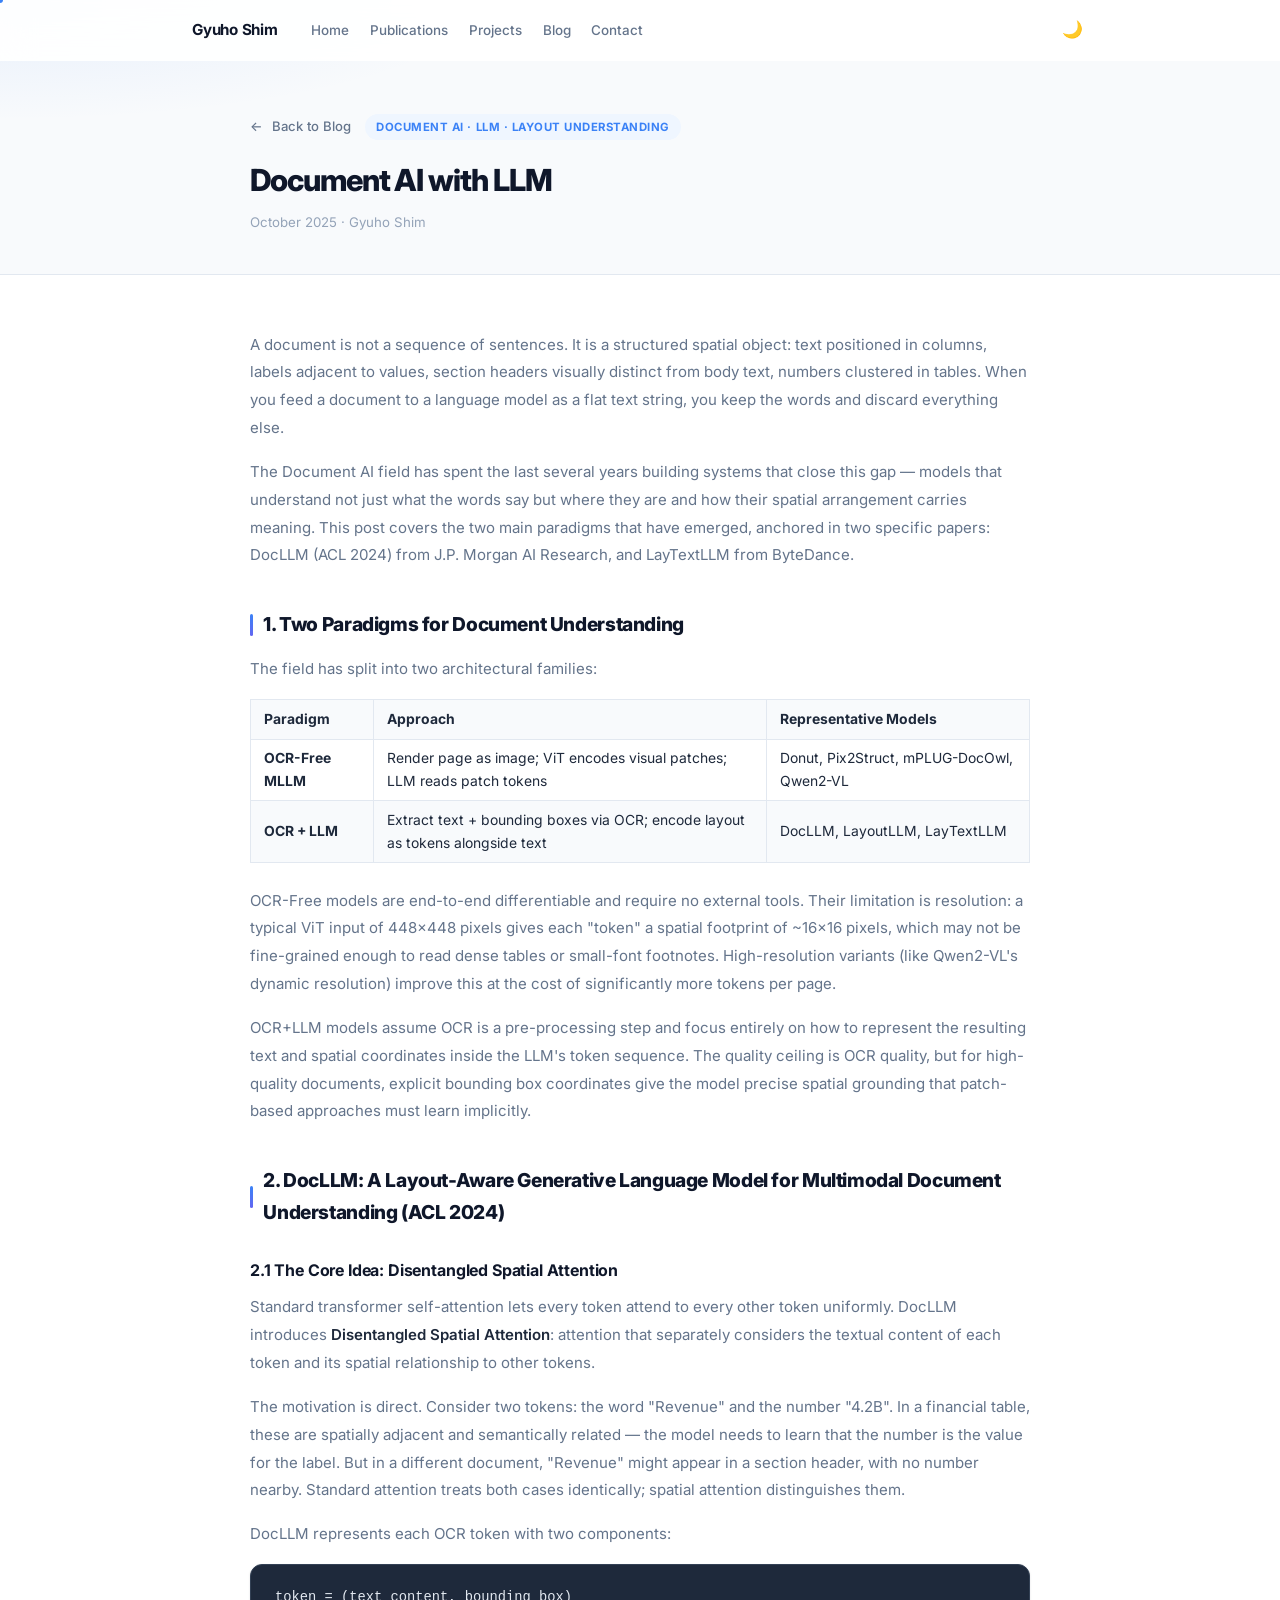
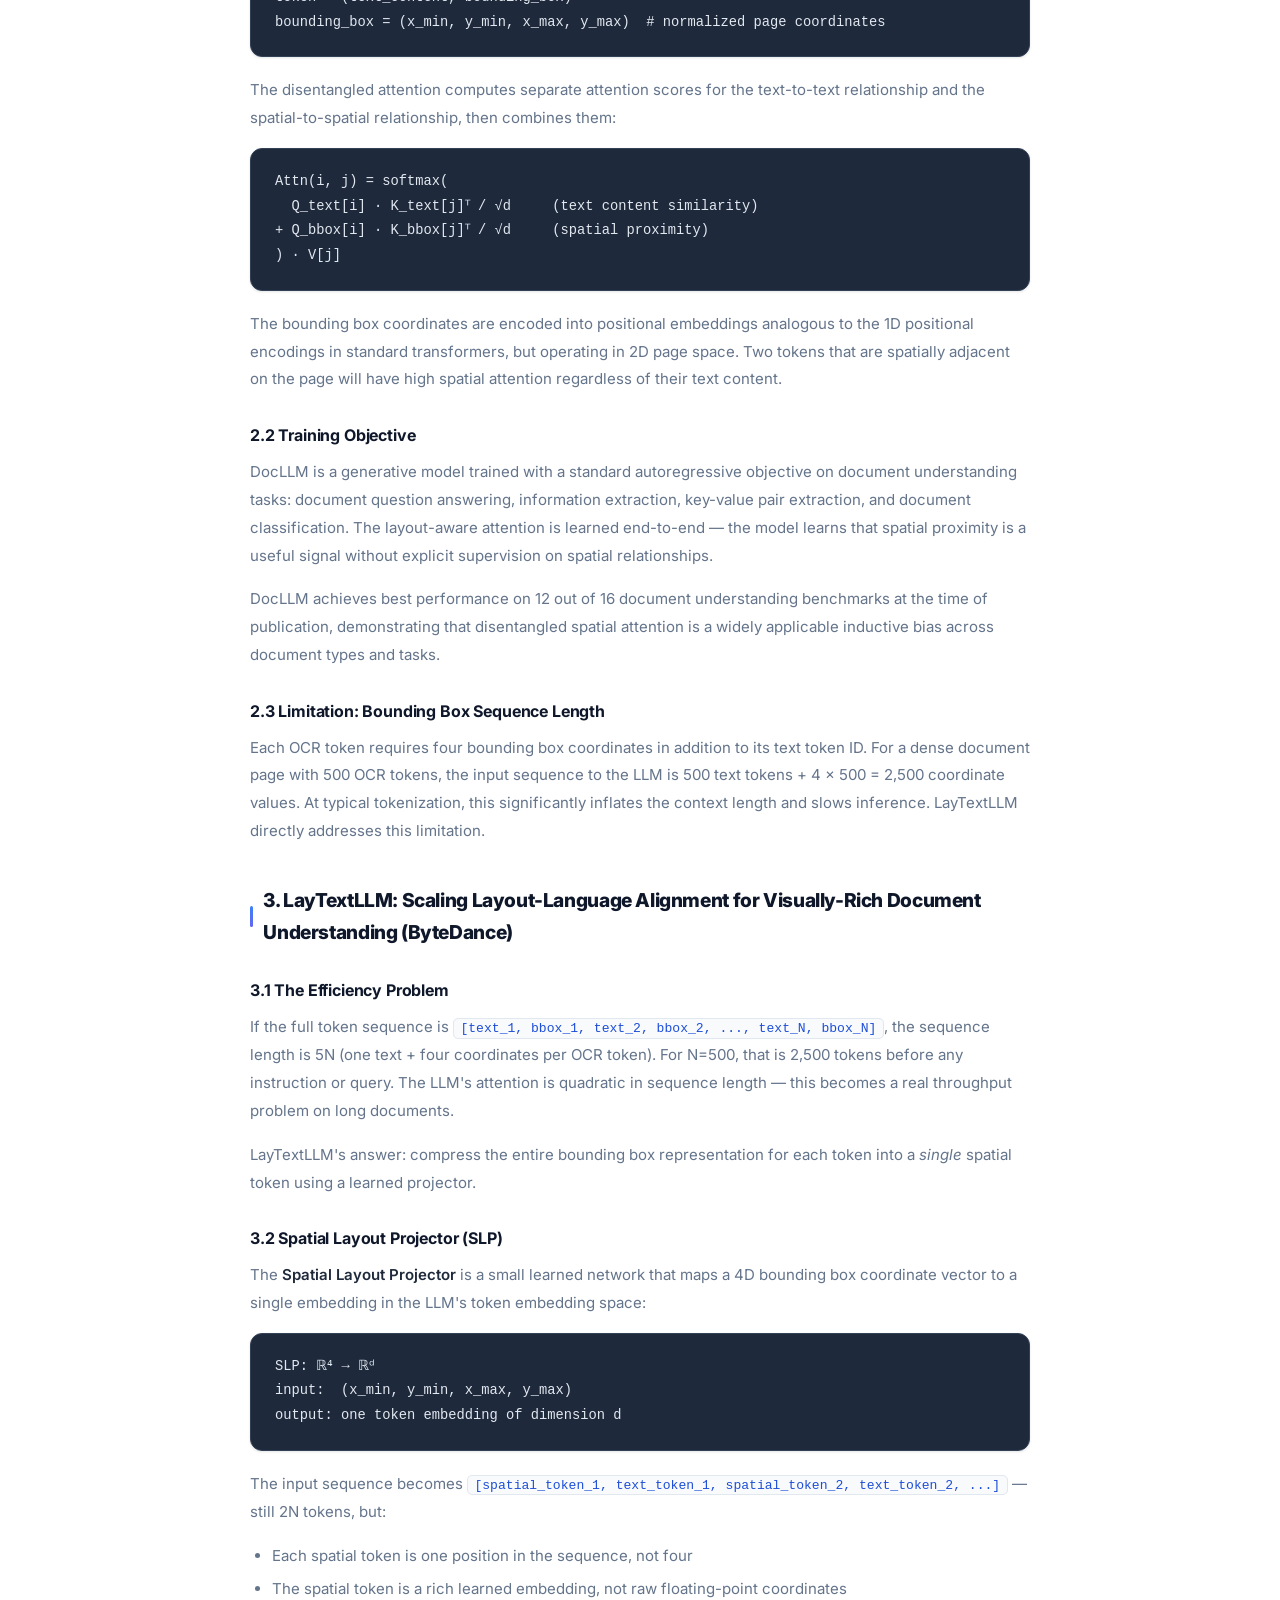
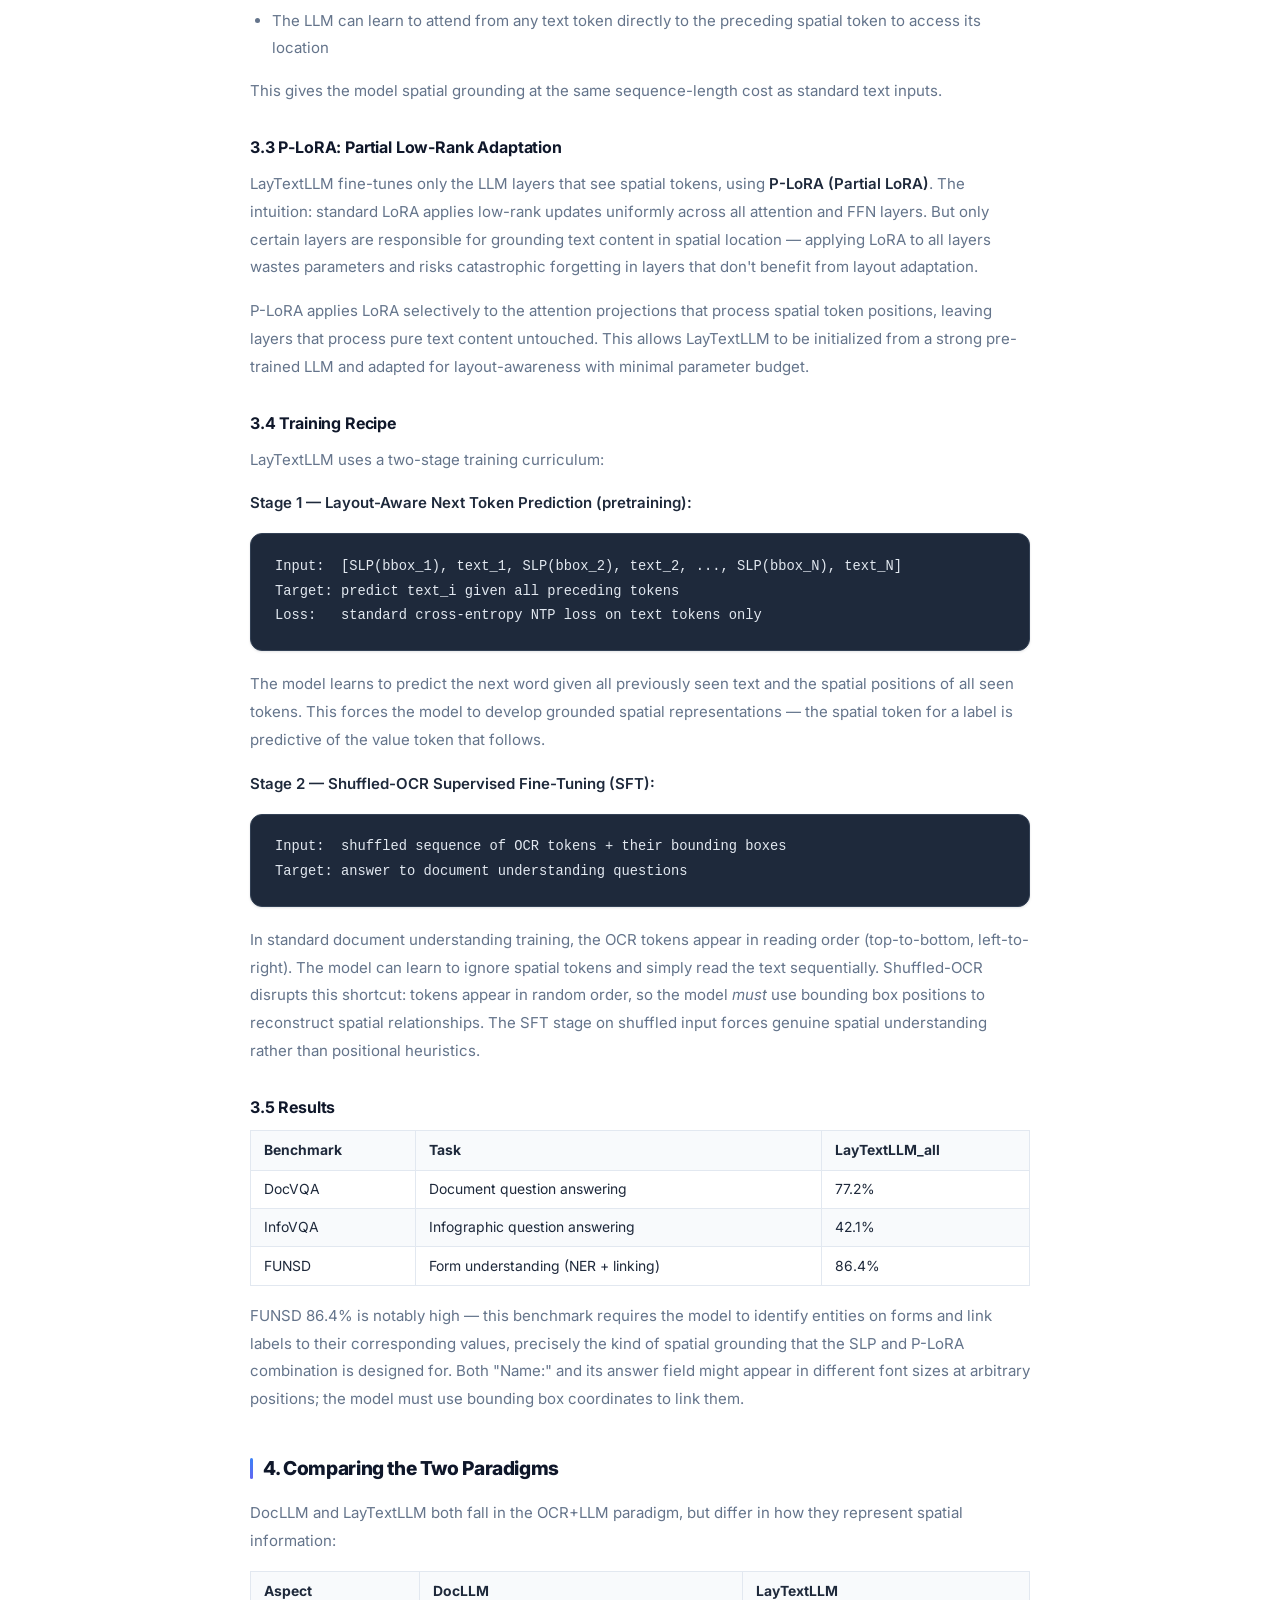
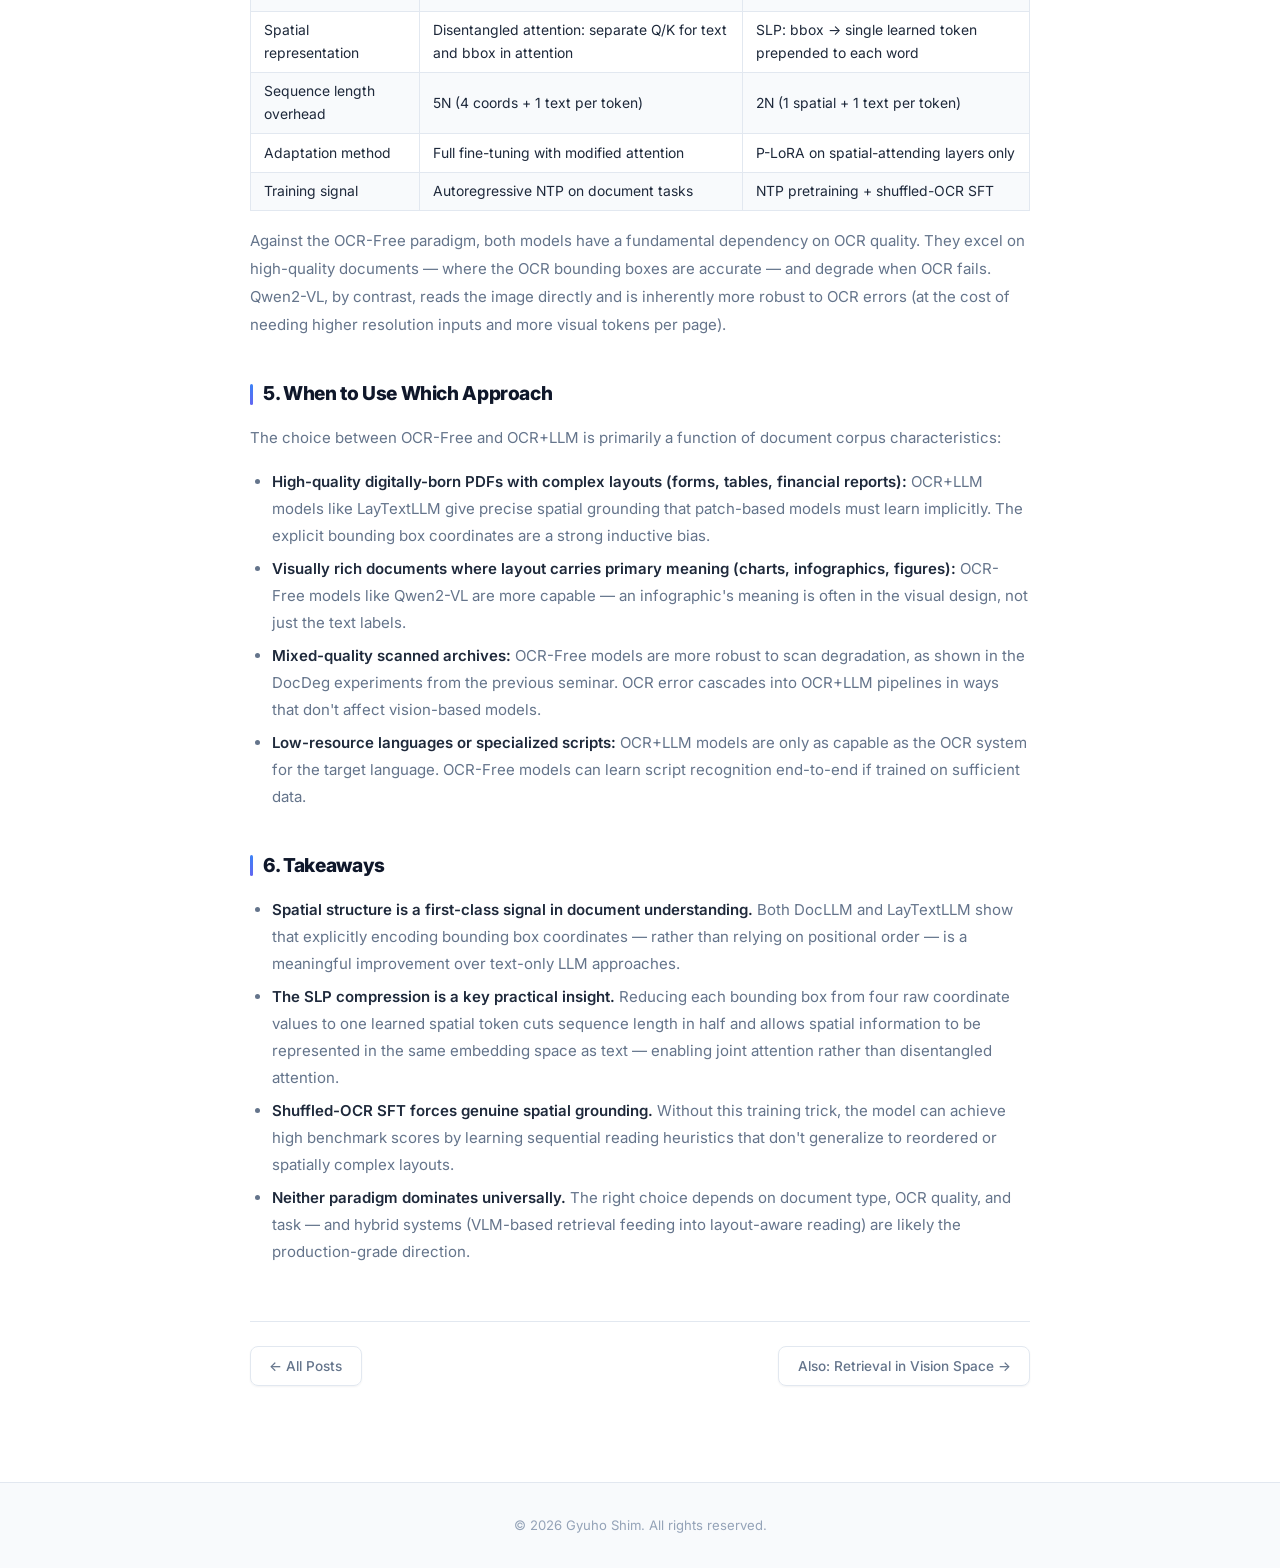
<file: blog/document-ai-with-llm.html>
<!DOCTYPE html>
<html lang="en">
<head>
  <meta charset="UTF-8" />
  <meta name="viewport" content="width=device-width, initial-scale=1.0" />
  <title>Document AI with LLM — Gyuho Shim</title>
  <link rel="stylesheet" href="../style.css" />
  <script>(function(){var t=localStorage.getItem('theme');if(t==='dark'||(!t&&window.matchMedia('(prefers-color-scheme:dark)').matches))document.documentElement.classList.add('dark');}());</script>
  <link rel="preconnect" href="https://fonts.googleapis.com" />
  <link href="https://fonts.googleapis.com/css2?family=Inter:wght@300;400;500;600;700&display=swap" rel="stylesheet" />
</head>
<body>

<div class="cursor-dot" id="cursorDot"></div>

<!-- ===== NAVIGATION ===== -->
<nav id="navbar">
  <div class="nav-inner">
    <span class="nav-name">Gyuho Shim</span>
    <ul class="nav-links">
      <li><a href="../index.html#home">Home</a></li>
      <li><a href="../index.html#publications">Publications</a></li>
      <li><a href="../index.html#projects">Projects</a></li>
      <li><a href="../index.html#blog">Blog</a></li>
      <li><a href="../index.html#contact">Contact</a></li>
    </ul>
    <button class="theme-toggle" id="themeToggle" aria-label="Toggle dark mode"></button>
  </div>
</nav>

<!-- ===== POST HEADER ===== -->
<div class="post-header">
  <div class="container">
    <a href="../index.html#blog" class="post-back">Back to Blog</a>
    <div class="post-tag">Document AI · LLM · Layout Understanding</div>
    <h1 class="post-title">Document AI with LLM</h1>
    <p class="post-date">October 2025 · Gyuho Shim</p>
  </div>
</div>

<!-- ===== POST BODY ===== -->
<div class="post-body">
  <div class="container">

    <p>
      A document is not a sequence of sentences. It is a structured spatial object: text positioned in columns, labels adjacent to values, section headers visually distinct from body text, numbers clustered in tables. When you feed a document to a language model as a flat text string, you keep the words and discard everything else.
    </p>
    <p>
      The Document AI field has spent the last several years building systems that close this gap — models that understand not just what the words say but where they are and how their spatial arrangement carries meaning. This post covers the two main paradigms that have emerged, anchored in two specific papers: DocLLM (ACL 2024) from J.P. Morgan AI Research, and LayTextLLM from ByteDance.
    </p>

    <h2>1. Two Paradigms for Document Understanding</h2>

    <p>
      The field has split into two architectural families:
    </p>

    <table style="width:100%;border-collapse:collapse;font-size:0.87rem;margin-bottom:1.5rem;">
      <thead style="background:var(--bg-alt);">
        <tr>
          <th style="text-align:left;padding:0.5rem 0.8rem;border:1px solid var(--border);">Paradigm</th>
          <th style="text-align:left;padding:0.5rem 0.8rem;border:1px solid var(--border);">Approach</th>
          <th style="text-align:left;padding:0.5rem 0.8rem;border:1px solid var(--border);">Representative Models</th>
        </tr>
      </thead>
      <tbody>
        <tr>
          <td style="padding:0.45rem 0.8rem;border:1px solid var(--border);"><strong>OCR-Free MLLM</strong></td>
          <td style="padding:0.45rem 0.8rem;border:1px solid var(--border);">Render page as image; ViT encodes visual patches; LLM reads patch tokens</td>
          <td style="padding:0.45rem 0.8rem;border:1px solid var(--border);">Donut, Pix2Struct, mPLUG-DocOwl, Qwen2-VL</td>
        </tr>
        <tr style="background:var(--bg-alt);">
          <td style="padding:0.45rem 0.8rem;border:1px solid var(--border);"><strong>OCR + LLM</strong></td>
          <td style="padding:0.45rem 0.8rem;border:1px solid var(--border);">Extract text + bounding boxes via OCR; encode layout as tokens alongside text</td>
          <td style="padding:0.45rem 0.8rem;border:1px solid var(--border);">DocLLM, LayoutLLM, LayTextLLM</td>
        </tr>
      </tbody>
    </table>

    <p>
      OCR-Free models are end-to-end differentiable and require no external tools. Their limitation is resolution: a typical ViT input of 448×448 pixels gives each "token" a spatial footprint of ~16×16 pixels, which may not be fine-grained enough to read dense tables or small-font footnotes. High-resolution variants (like Qwen2-VL's dynamic resolution) improve this at the cost of significantly more tokens per page.
    </p>
    <p>
      OCR+LLM models assume OCR is a pre-processing step and focus entirely on how to represent the resulting text and spatial coordinates inside the LLM's token sequence. The quality ceiling is OCR quality, but for high-quality documents, explicit bounding box coordinates give the model precise spatial grounding that patch-based approaches must learn implicitly.
    </p>

    <h2>2. DocLLM: A Layout-Aware Generative Language Model for Multimodal Document Understanding (ACL 2024)</h2>

    <h3>2.1 The Core Idea: Disentangled Spatial Attention</h3>
    <p>
      Standard transformer self-attention lets every token attend to every other token uniformly. DocLLM introduces <strong>Disentangled Spatial Attention</strong>: attention that separately considers the textual content of each token and its spatial relationship to other tokens.
    </p>
    <p>
      The motivation is direct. Consider two tokens: the word "Revenue" and the number "4.2B". In a financial table, these are spatially adjacent and semantically related — the model needs to learn that the number is the value for the label. But in a different document, "Revenue" might appear in a section header, with no number nearby. Standard attention treats both cases identically; spatial attention distinguishes them.
    </p>
    <p>
      DocLLM represents each OCR token with two components:
    </p>
    <pre><code>token = (text_content, bounding_box)
bounding_box = (x_min, y_min, x_max, y_max)  # normalized page coordinates</code></pre>
    <p>
      The disentangled attention computes separate attention scores for the text-to-text relationship and the spatial-to-spatial relationship, then combines them:
    </p>
    <pre><code>Attn(i, j) = softmax(
  Q_text[i] · K_text[j]ᵀ / √d     (text content similarity)
+ Q_bbox[i] · K_bbox[j]ᵀ / √d     (spatial proximity)
) · V[j]</code></pre>
    <p>
      The bounding box coordinates are encoded into positional embeddings analogous to the 1D positional encodings in standard transformers, but operating in 2D page space. Two tokens that are spatially adjacent on the page will have high spatial attention regardless of their text content.
    </p>

    <h3>2.2 Training Objective</h3>
    <p>
      DocLLM is a generative model trained with a standard autoregressive objective on document understanding tasks: document question answering, information extraction, key-value pair extraction, and document classification. The layout-aware attention is learned end-to-end — the model learns that spatial proximity is a useful signal without explicit supervision on spatial relationships.
    </p>
    <p>
      DocLLM achieves best performance on 12 out of 16 document understanding benchmarks at the time of publication, demonstrating that disentangled spatial attention is a widely applicable inductive bias across document types and tasks.
    </p>

    <h3>2.3 Limitation: Bounding Box Sequence Length</h3>
    <p>
      Each OCR token requires four bounding box coordinates in addition to its text token ID. For a dense document page with 500 OCR tokens, the input sequence to the LLM is 500 text tokens + 4 × 500 = 2,500 coordinate values. At typical tokenization, this significantly inflates the context length and slows inference. LayTextLLM directly addresses this limitation.
    </p>

    <h2>3. LayTextLLM: Scaling Layout-Language Alignment for Visually-Rich Document Understanding (ByteDance)</h2>

    <h3>3.1 The Efficiency Problem</h3>
    <p>
      If the full token sequence is <code>[text_1, bbox_1, text_2, bbox_2, ..., text_N, bbox_N]</code>, the sequence length is 5N (one text + four coordinates per OCR token). For N=500, that is 2,500 tokens before any instruction or query. The LLM's attention is quadratic in sequence length — this becomes a real throughput problem on long documents.
    </p>
    <p>
      LayTextLLM's answer: compress the entire bounding box representation for each token into a <em>single</em> spatial token using a learned projector.
    </p>

    <h3>3.2 Spatial Layout Projector (SLP)</h3>
    <p>
      The <strong>Spatial Layout Projector</strong> is a small learned network that maps a 4D bounding box coordinate vector to a single embedding in the LLM's token embedding space:
    </p>
    <pre><code>SLP: ℝ⁴ → ℝᵈ
input:  (x_min, y_min, x_max, y_max)
output: one token embedding of dimension d</code></pre>
    <p>
      The input sequence becomes <code>[spatial_token_1, text_token_1, spatial_token_2, text_token_2, ...]</code> — still 2N tokens, but:
    </p>
    <ul>
      <li>Each spatial token is one position in the sequence, not four</li>
      <li>The spatial token is a rich learned embedding, not raw floating-point coordinates</li>
      <li>The LLM can learn to attend from any text token directly to the preceding spatial token to access its location</li>
    </ul>
    <p>
      This gives the model spatial grounding at the same sequence-length cost as standard text inputs.
    </p>

    <h3>3.3 P-LoRA: Partial Low-Rank Adaptation</h3>
    <p>
      LayTextLLM fine-tunes only the LLM layers that see spatial tokens, using <strong>P-LoRA (Partial LoRA)</strong>. The intuition: standard LoRA applies low-rank updates uniformly across all attention and FFN layers. But only certain layers are responsible for grounding text content in spatial location — applying LoRA to all layers wastes parameters and risks catastrophic forgetting in layers that don't benefit from layout adaptation.
    </p>
    <p>
      P-LoRA applies LoRA selectively to the attention projections that process spatial token positions, leaving layers that process pure text content untouched. This allows LayTextLLM to be initialized from a strong pre-trained LLM and adapted for layout-awareness with minimal parameter budget.
    </p>

    <h3>3.4 Training Recipe</h3>
    <p>
      LayTextLLM uses a two-stage training curriculum:
    </p>
    <p><strong>Stage 1 — Layout-Aware Next Token Prediction (pretraining):</strong></p>
    <pre><code>Input:  [SLP(bbox_1), text_1, SLP(bbox_2), text_2, ..., SLP(bbox_N), text_N]
Target: predict text_i given all preceding tokens
Loss:   standard cross-entropy NTP loss on text tokens only</code></pre>
    <p>
      The model learns to predict the next word given all previously seen text and the spatial positions of all seen tokens. This forces the model to develop grounded spatial representations — the spatial token for a label is predictive of the value token that follows.
    </p>
    <p><strong>Stage 2 — Shuffled-OCR Supervised Fine-Tuning (SFT):</strong></p>
    <pre><code>Input:  shuffled sequence of OCR tokens + their bounding boxes
Target: answer to document understanding questions</code></pre>
    <p>
      In standard document understanding training, the OCR tokens appear in reading order (top-to-bottom, left-to-right). The model can learn to ignore spatial tokens and simply read the text sequentially. Shuffled-OCR disrupts this shortcut: tokens appear in random order, so the model <em>must</em> use bounding box positions to reconstruct spatial relationships. The SFT stage on shuffled input forces genuine spatial understanding rather than positional heuristics.
    </p>

    <h3>3.5 Results</h3>

    <table style="width:100%;border-collapse:collapse;font-size:0.87rem;margin-bottom:1rem;">
      <thead style="background:var(--bg-alt);">
        <tr>
          <th style="text-align:left;padding:0.5rem 0.8rem;border:1px solid var(--border);">Benchmark</th>
          <th style="text-align:left;padding:0.5rem 0.8rem;border:1px solid var(--border);">Task</th>
          <th style="text-align:left;padding:0.5rem 0.8rem;border:1px solid var(--border);">LayTextLLM_all</th>
        </tr>
      </thead>
      <tbody>
        <tr>
          <td style="padding:0.45rem 0.8rem;border:1px solid var(--border);">DocVQA</td>
          <td style="padding:0.45rem 0.8rem;border:1px solid var(--border);">Document question answering</td>
          <td style="padding:0.45rem 0.8rem;border:1px solid var(--border);">77.2%</td>
        </tr>
        <tr style="background:var(--bg-alt);">
          <td style="padding:0.45rem 0.8rem;border:1px solid var(--border);">InfoVQA</td>
          <td style="padding:0.45rem 0.8rem;border:1px solid var(--border);">Infographic question answering</td>
          <td style="padding:0.45rem 0.8rem;border:1px solid var(--border);">42.1%</td>
        </tr>
        <tr>
          <td style="padding:0.45rem 0.8rem;border:1px solid var(--border);">FUNSD</td>
          <td style="padding:0.45rem 0.8rem;border:1px solid var(--border);">Form understanding (NER + linking)</td>
          <td style="padding:0.45rem 0.8rem;border:1px solid var(--border);">86.4%</td>
        </tr>
      </tbody>
    </table>

    <p>
      FUNSD 86.4% is notably high — this benchmark requires the model to identify entities on forms and link labels to their corresponding values, precisely the kind of spatial grounding that the SLP and P-LoRA combination is designed for. Both "Name:" and its answer field might appear in different font sizes at arbitrary positions; the model must use bounding box coordinates to link them.
    </p>

    <h2>4. Comparing the Two Paradigms</h2>

    <p>
      DocLLM and LayTextLLM both fall in the OCR+LLM paradigm, but differ in how they represent spatial information:
    </p>

    <table style="width:100%;border-collapse:collapse;font-size:0.87rem;margin-bottom:1rem;">
      <thead style="background:var(--bg-alt);">
        <tr>
          <th style="text-align:left;padding:0.5rem 0.8rem;border:1px solid var(--border);">Aspect</th>
          <th style="text-align:left;padding:0.5rem 0.8rem;border:1px solid var(--border);">DocLLM</th>
          <th style="text-align:left;padding:0.5rem 0.8rem;border:1px solid var(--border);">LayTextLLM</th>
        </tr>
      </thead>
      <tbody>
        <tr>
          <td style="padding:0.45rem 0.8rem;border:1px solid var(--border);">Spatial representation</td>
          <td style="padding:0.45rem 0.8rem;border:1px solid var(--border);">Disentangled attention: separate Q/K for text and bbox in attention</td>
          <td style="padding:0.45rem 0.8rem;border:1px solid var(--border);">SLP: bbox → single learned token prepended to each word</td>
        </tr>
        <tr style="background:var(--bg-alt);">
          <td style="padding:0.45rem 0.8rem;border:1px solid var(--border);">Sequence length overhead</td>
          <td style="padding:0.45rem 0.8rem;border:1px solid var(--border);">5N (4 coords + 1 text per token)</td>
          <td style="padding:0.45rem 0.8rem;border:1px solid var(--border);">2N (1 spatial + 1 text per token)</td>
        </tr>
        <tr>
          <td style="padding:0.45rem 0.8rem;border:1px solid var(--border);">Adaptation method</td>
          <td style="padding:0.45rem 0.8rem;border:1px solid var(--border);">Full fine-tuning with modified attention</td>
          <td style="padding:0.45rem 0.8rem;border:1px solid var(--border);">P-LoRA on spatial-attending layers only</td>
        </tr>
        <tr style="background:var(--bg-alt);">
          <td style="padding:0.45rem 0.8rem;border:1px solid var(--border);">Training signal</td>
          <td style="padding:0.45rem 0.8rem;border:1px solid var(--border);">Autoregressive NTP on document tasks</td>
          <td style="padding:0.45rem 0.8rem;border:1px solid var(--border);">NTP pretraining + shuffled-OCR SFT</td>
        </tr>
      </tbody>
    </table>

    <p>
      Against the OCR-Free paradigm, both models have a fundamental dependency on OCR quality. They excel on high-quality documents — where the OCR bounding boxes are accurate — and degrade when OCR fails. Qwen2-VL, by contrast, reads the image directly and is inherently more robust to OCR errors (at the cost of needing higher resolution inputs and more visual tokens per page).
    </p>

    <h2>5. When to Use Which Approach</h2>

    <p>
      The choice between OCR-Free and OCR+LLM is primarily a function of document corpus characteristics:
    </p>
    <ul>
      <li><strong>High-quality digitally-born PDFs with complex layouts (forms, tables, financial reports):</strong> OCR+LLM models like LayTextLLM give precise spatial grounding that patch-based models must learn implicitly. The explicit bounding box coordinates are a strong inductive bias.</li>
      <li><strong>Visually rich documents where layout carries primary meaning (charts, infographics, figures):</strong> OCR-Free models like Qwen2-VL are more capable — an infographic's meaning is often in the visual design, not just the text labels.</li>
      <li><strong>Mixed-quality scanned archives:</strong> OCR-Free models are more robust to scan degradation, as shown in the DocDeg experiments from the previous seminar. OCR error cascades into OCR+LLM pipelines in ways that don't affect vision-based models.</li>
      <li><strong>Low-resource languages or specialized scripts:</strong> OCR+LLM models are only as capable as the OCR system for the target language. OCR-Free models can learn script recognition end-to-end if trained on sufficient data.</li>
    </ul>

    <h2>6. Takeaways</h2>

    <ul>
      <li><strong>Spatial structure is a first-class signal in document understanding.</strong> Both DocLLM and LayTextLLM show that explicitly encoding bounding box coordinates — rather than relying on positional order — is a meaningful improvement over text-only LLM approaches.</li>
      <li><strong>The SLP compression is a key practical insight.</strong> Reducing each bounding box from four raw coordinate values to one learned spatial token cuts sequence length in half and allows spatial information to be represented in the same embedding space as text — enabling joint attention rather than disentangled attention.</li>
      <li><strong>Shuffled-OCR SFT forces genuine spatial grounding.</strong> Without this training trick, the model can achieve high benchmark scores by learning sequential reading heuristics that don't generalize to reordered or spatially complex layouts.</li>
      <li><strong>Neither paradigm dominates universally.</strong> The right choice depends on document type, OCR quality, and task — and hybrid systems (VLM-based retrieval feeding into layout-aware reading) are likely the production-grade direction.</li>
    </ul>

    <div class="post-footer">
      <a href="../index.html#blog" class="post-footer-back btn btn-outline">← All Posts</a>
      <a href="retrieval-in-vision-space.html" class="post-footer-back btn btn-outline">Also: Retrieval in Vision Space →</a>
    </div>

  </div>
</div>

<!-- ===== FOOTER ===== -->
<footer>
  <p>© 2026 Gyuho Shim. All rights reserved.</p>
</footer>

<script>
  // Theme toggle
  (function() {
    var btn = document.getElementById('themeToggle');
    function updateIcon() {
      btn.textContent = document.documentElement.classList.contains('dark') ? '☀️' : '🌙';
    }
    updateIcon();
    btn.addEventListener('click', function() {
      var isDark = document.documentElement.classList.toggle('dark');
      localStorage.setItem('theme', isDark ? 'dark' : 'light');
      updateIcon();
    });
  })();

  // Custom cursor
  (function() {
    var dot = document.getElementById('cursorDot');
    if (!dot || !window.matchMedia('(hover:hover) and (pointer:fine)').matches) return;
    document.addEventListener('mousemove', function(e) {
      dot.style.left = e.clientX + 'px'; dot.style.top = e.clientY + 'px';
      var t = document.createElement('div');
      var sz = (2 + Math.random() * 3).toFixed(1);
      t.style.cssText = 'position:fixed;pointer-events:none;border-radius:50%;z-index:99999;'
        + 'left:' + e.clientX + 'px;top:' + e.clientY + 'px;'
        + 'width:' + sz + 'px;height:' + sz + 'px;'
        + 'background:var(--accent);'
        + 'animation:cursor-trail-fade 1.3s ease-in forwards;';
      document.body.appendChild(t);
      setTimeout(function() { t.parentNode && t.parentNode.removeChild(t); }, 1320);
    });
    var sel = 'a,button,.btn,.chip,.pub-card,.proj-card,.edu-item,.exp-item,.blog-item';
    document.addEventListener('mouseover', function(e) {
      if (e.target.closest(sel)) document.body.classList.add('cursor-hover');
    });
    document.addEventListener('mouseout', function(e) {
      if (e.target.closest(sel)) document.body.classList.remove('cursor-hover');
    });
  })();

  window.addEventListener('scroll', () => {
    document.getElementById('navbar').classList.toggle('scrolled', window.scrollY > 20);
  });
</script>

</body>
</html>
</file>
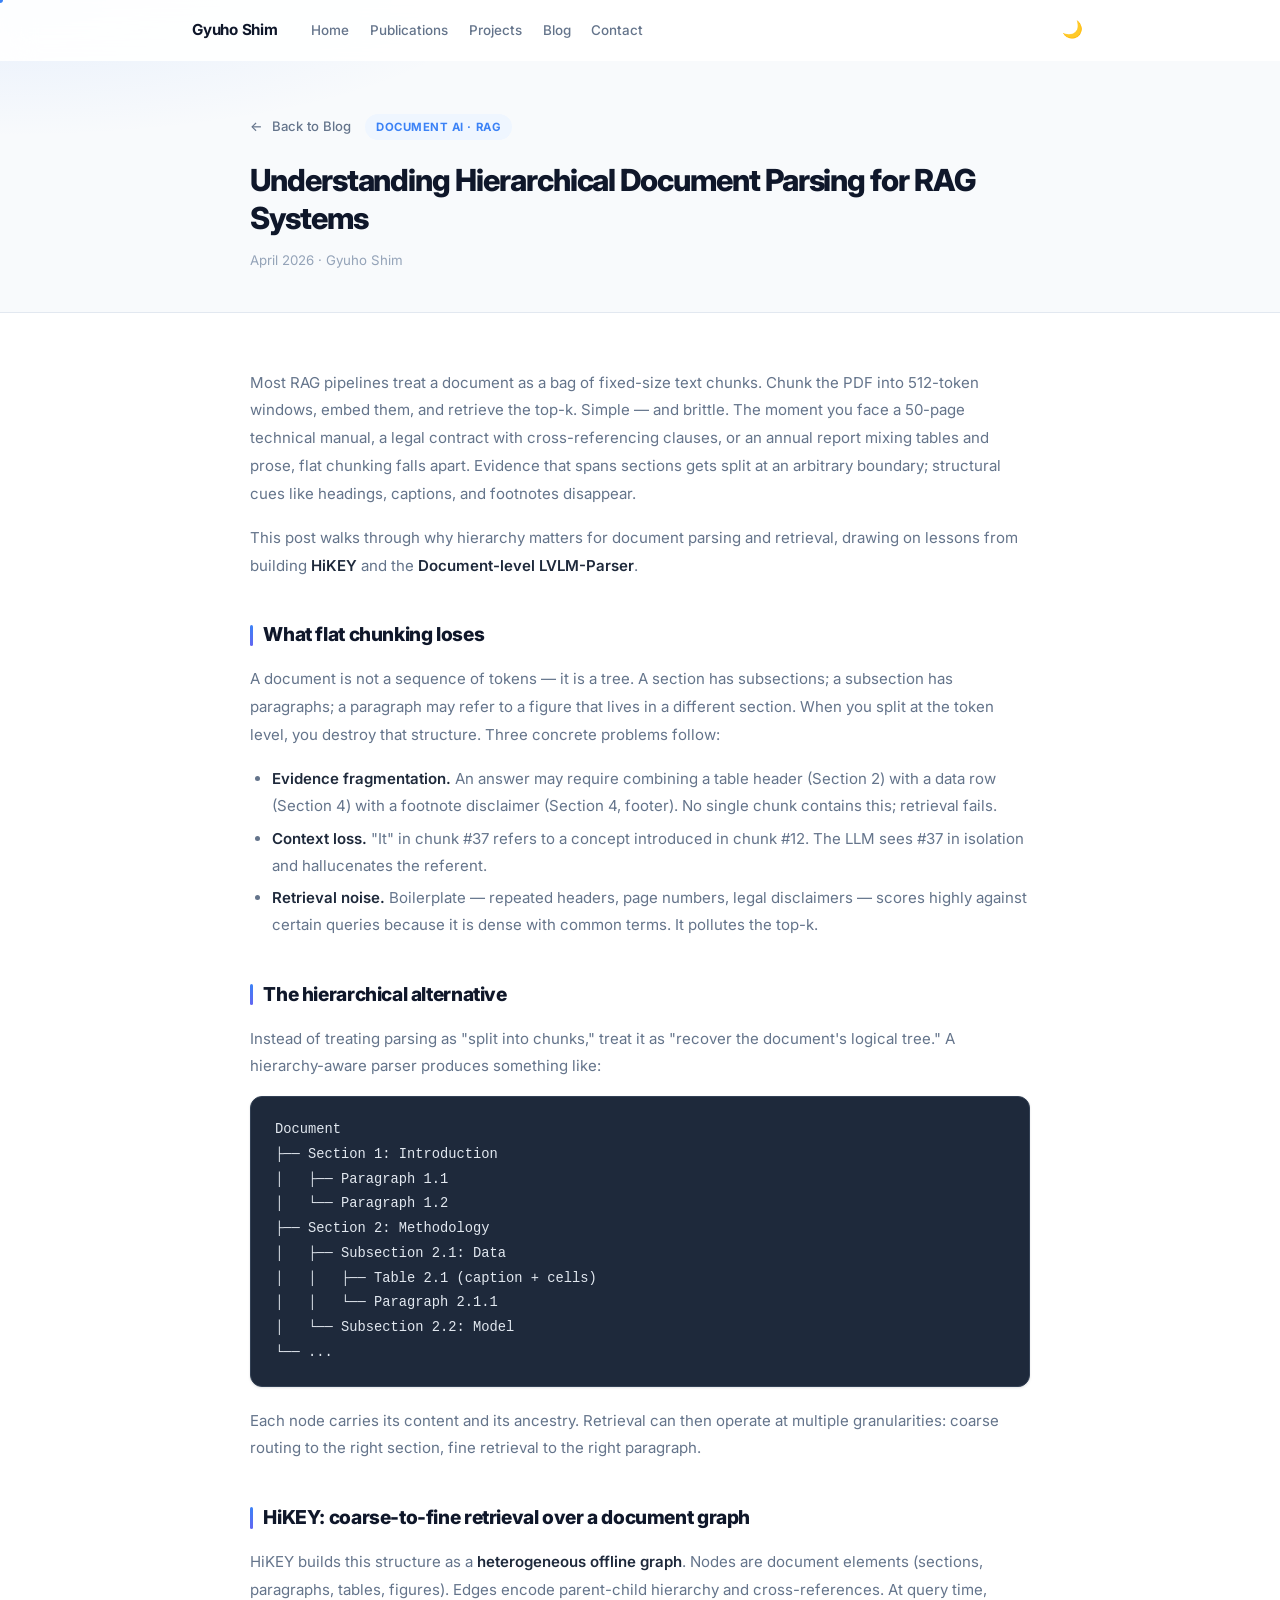
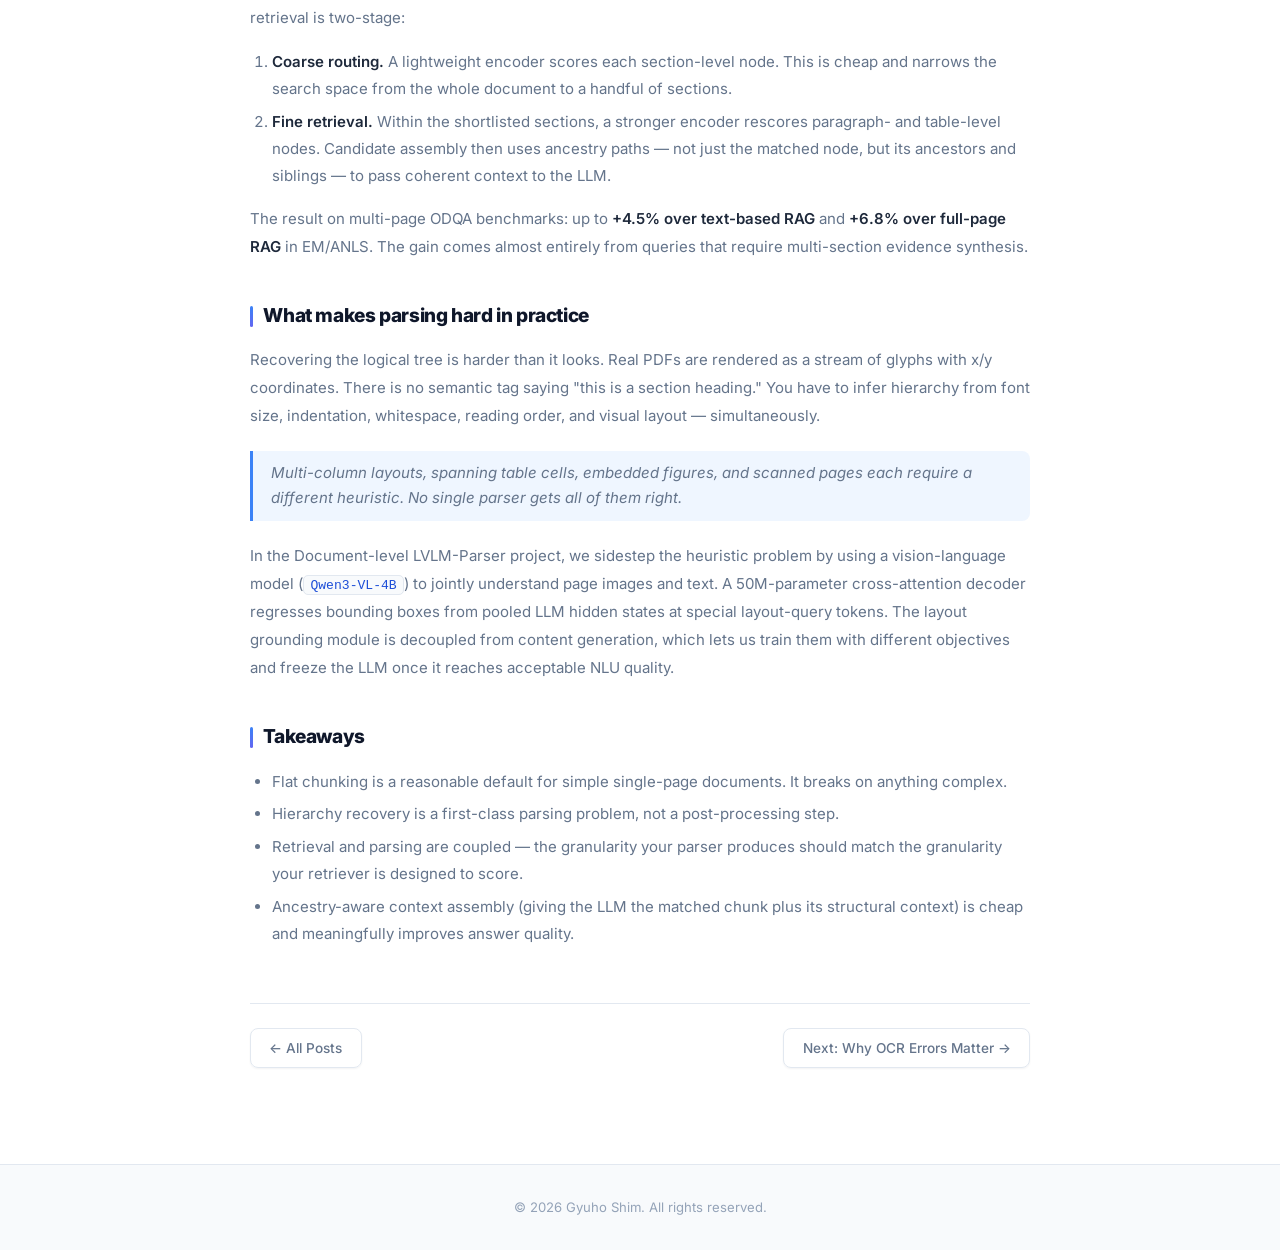
<file: blog/hierarchical-document-parsing.html>
<!DOCTYPE html>
<html lang="en">
<head>
  <meta charset="UTF-8" />
  <meta name="viewport" content="width=device-width, initial-scale=1.0" />
  <title>Understanding Hierarchical Document Parsing for RAG Systems — Gyuho Shim</title>
  <link rel="stylesheet" href="../style.css" />
  <script>(function(){var t=localStorage.getItem('theme');if(t==='dark'||(!t&&window.matchMedia('(prefers-color-scheme:dark)').matches))document.documentElement.classList.add('dark');}());</script>
  <link rel="preconnect" href="https://fonts.googleapis.com" />
  <link href="https://fonts.googleapis.com/css2?family=Inter:wght@300;400;500;600;700&display=swap" rel="stylesheet" />
</head>
<body>

<div class="cursor-dot" id="cursorDot"></div>

<!-- ===== NAVIGATION ===== -->
<nav id="navbar">
  <div class="nav-inner">
    <span class="nav-name">Gyuho Shim</span>
    <ul class="nav-links">
      <li><a href="../index.html#home">Home</a></li>
      <li><a href="../index.html#publications">Publications</a></li>
      <li><a href="../index.html#projects">Projects</a></li>
      <li><a href="../index.html#blog">Blog</a></li>
      <li><a href="../index.html#contact">Contact</a></li>
    </ul>
    <button class="theme-toggle" id="themeToggle" aria-label="Toggle dark mode"></button>
  </div>
</nav>

<!-- ===== POST HEADER ===== -->
<div class="post-header">
  <div class="container">
    <a href="../index.html#blog" class="post-back">Back to Blog</a>
    <div class="post-tag">Document AI · RAG</div>
    <h1 class="post-title">Understanding Hierarchical Document Parsing for RAG Systems</h1>
    <p class="post-date">April 2026 · Gyuho Shim</p>
  </div>
</div>

<!-- ===== POST BODY ===== -->
<div class="post-body">
  <div class="container">

    <p>
      Most RAG pipelines treat a document as a bag of fixed-size text chunks. Chunk the PDF into 512-token windows, embed them, and retrieve the top-k. Simple — and brittle. The moment you face a 50-page technical manual, a legal contract with cross-referencing clauses, or an annual report mixing tables and prose, flat chunking falls apart. Evidence that spans sections gets split at an arbitrary boundary; structural cues like headings, captions, and footnotes disappear.
    </p>

    <p>
      This post walks through why hierarchy matters for document parsing and retrieval, drawing on lessons from building <strong>HiKEY</strong> and the <strong>Document-level LVLM-Parser</strong>.
    </p>

    <h2>What flat chunking loses</h2>

    <p>
      A document is not a sequence of tokens — it is a tree. A section has subsections; a subsection has paragraphs; a paragraph may refer to a figure that lives in a different section. When you split at the token level, you destroy that structure. Three concrete problems follow:
    </p>

    <ul>
      <li><strong>Evidence fragmentation.</strong> An answer may require combining a table header (Section 2) with a data row (Section 4) with a footnote disclaimer (Section 4, footer). No single chunk contains this; retrieval fails.</li>
      <li><strong>Context loss.</strong> "It" in chunk #37 refers to a concept introduced in chunk #12. The LLM sees #37 in isolation and hallucenates the referent.</li>
      <li><strong>Retrieval noise.</strong> Boilerplate — repeated headers, page numbers, legal disclaimers — scores highly against certain queries because it is dense with common terms. It pollutes the top-k.</li>
    </ul>

    <h2>The hierarchical alternative</h2>

    <p>
      Instead of treating parsing as "split into chunks," treat it as "recover the document's logical tree." A hierarchy-aware parser produces something like:
    </p>

    <pre><code>Document
├── Section 1: Introduction
│   ├── Paragraph 1.1
│   └── Paragraph 1.2
├── Section 2: Methodology
│   ├── Subsection 2.1: Data
│   │   ├── Table 2.1 (caption + cells)
│   │   └── Paragraph 2.1.1
│   └── Subsection 2.2: Model
└── ...</code></pre>

    <p>
      Each node carries its content and its ancestry. Retrieval can then operate at multiple granularities: coarse routing to the right section, fine retrieval to the right paragraph.
    </p>

    <h2>HiKEY: coarse-to-fine retrieval over a document graph</h2>

    <p>
      HiKEY builds this structure as a <strong>heterogeneous offline graph</strong>. Nodes are document elements (sections, paragraphs, tables, figures). Edges encode parent-child hierarchy and cross-references. At query time, retrieval is two-stage:
    </p>

    <ol>
      <li><strong>Coarse routing.</strong> A lightweight encoder scores each section-level node. This is cheap and narrows the search space from the whole document to a handful of sections.</li>
      <li><strong>Fine retrieval.</strong> Within the shortlisted sections, a stronger encoder rescores paragraph- and table-level nodes. Candidate assembly then uses ancestry paths — not just the matched node, but its ancestors and siblings — to pass coherent context to the LLM.</li>
    </ol>

    <p>
      The result on multi-page ODQA benchmarks: up to <strong>+4.5% over text-based RAG</strong> and <strong>+6.8% over full-page RAG</strong> in EM/ANLS. The gain comes almost entirely from queries that require multi-section evidence synthesis.
    </p>

    <h2>What makes parsing hard in practice</h2>

    <p>
      Recovering the logical tree is harder than it looks. Real PDFs are rendered as a stream of glyphs with x/y coordinates. There is no semantic tag saying "this is a section heading." You have to infer hierarchy from font size, indentation, whitespace, reading order, and visual layout — simultaneously.
    </p>

    <blockquote>
      Multi-column layouts, spanning table cells, embedded figures, and scanned pages each require a different heuristic. No single parser gets all of them right.
    </blockquote>

    <p>
      In the Document-level LVLM-Parser project, we sidestep the heuristic problem by using a vision-language model (<code>Qwen3-VL-4B</code>) to jointly understand page images and text. A 50M-parameter cross-attention decoder regresses bounding boxes from pooled LLM hidden states at special layout-query tokens. The layout grounding module is decoupled from content generation, which lets us train them with different objectives and freeze the LLM once it reaches acceptable NLU quality.
    </p>

    <h2>Takeaways</h2>

    <ul>
      <li>Flat chunking is a reasonable default for simple single-page documents. It breaks on anything complex.</li>
      <li>Hierarchy recovery is a first-class parsing problem, not a post-processing step.</li>
      <li>Retrieval and parsing are coupled — the granularity your parser produces should match the granularity your retriever is designed to score.</li>
      <li>Ancestry-aware context assembly (giving the LLM the matched chunk plus its structural context) is cheap and meaningfully improves answer quality.</li>
    </ul>

    <div class="post-footer">
      <a href="../index.html#blog" class="post-footer-back btn btn-outline">← All Posts</a>
      <a href="ocr-errors-document-ai.html" class="post-footer-back btn btn-outline">Next: Why OCR Errors Matter →</a>
    </div>

  </div>
</div>

<!-- ===== FOOTER ===== -->
<footer>
  <p>© 2026 Gyuho Shim. All rights reserved.</p>
</footer>

<script>
  // Theme toggle
  (function() {
    var btn = document.getElementById('themeToggle');
    function updateIcon() {
      btn.textContent = document.documentElement.classList.contains('dark') ? '☀️' : '🌙';
    }
    updateIcon();
    btn.addEventListener('click', function() {
      var isDark = document.documentElement.classList.toggle('dark');
      localStorage.setItem('theme', isDark ? 'dark' : 'light');
      updateIcon();
    });
  })();

  // Custom cursor
  (function() {
    var dot = document.getElementById('cursorDot');
    if (!dot || !window.matchMedia('(hover:hover) and (pointer:fine)').matches) return;
    document.addEventListener('mousemove', function(e) {
      dot.style.left = e.clientX + 'px'; dot.style.top = e.clientY + 'px';
      var t = document.createElement('div');
      var sz = (2 + Math.random() * 3).toFixed(1);
      t.style.cssText = 'position:fixed;pointer-events:none;border-radius:50%;z-index:99999;'
        + 'left:' + e.clientX + 'px;top:' + e.clientY + 'px;'
        + 'width:' + sz + 'px;height:' + sz + 'px;'
        + 'background:var(--accent);'
        + 'animation:cursor-trail-fade 1.3s ease-in forwards;';
      document.body.appendChild(t);
      setTimeout(function() { t.parentNode && t.parentNode.removeChild(t); }, 1320);
    });
    var sel = 'a,button,.btn,.chip,.pub-card,.proj-card,.edu-item,.exp-item,.blog-item';
    document.addEventListener('mouseover', function(e) {
      if (e.target.closest(sel)) document.body.classList.add('cursor-hover');
    });
    document.addEventListener('mouseout', function(e) {
      if (e.target.closest(sel)) document.body.classList.remove('cursor-hover');
    });
  })();

  window.addEventListener('scroll', () => {
    document.getElementById('navbar').classList.toggle('scrolled', window.scrollY > 20);
  });
</script>

</body>
</html>
</file>
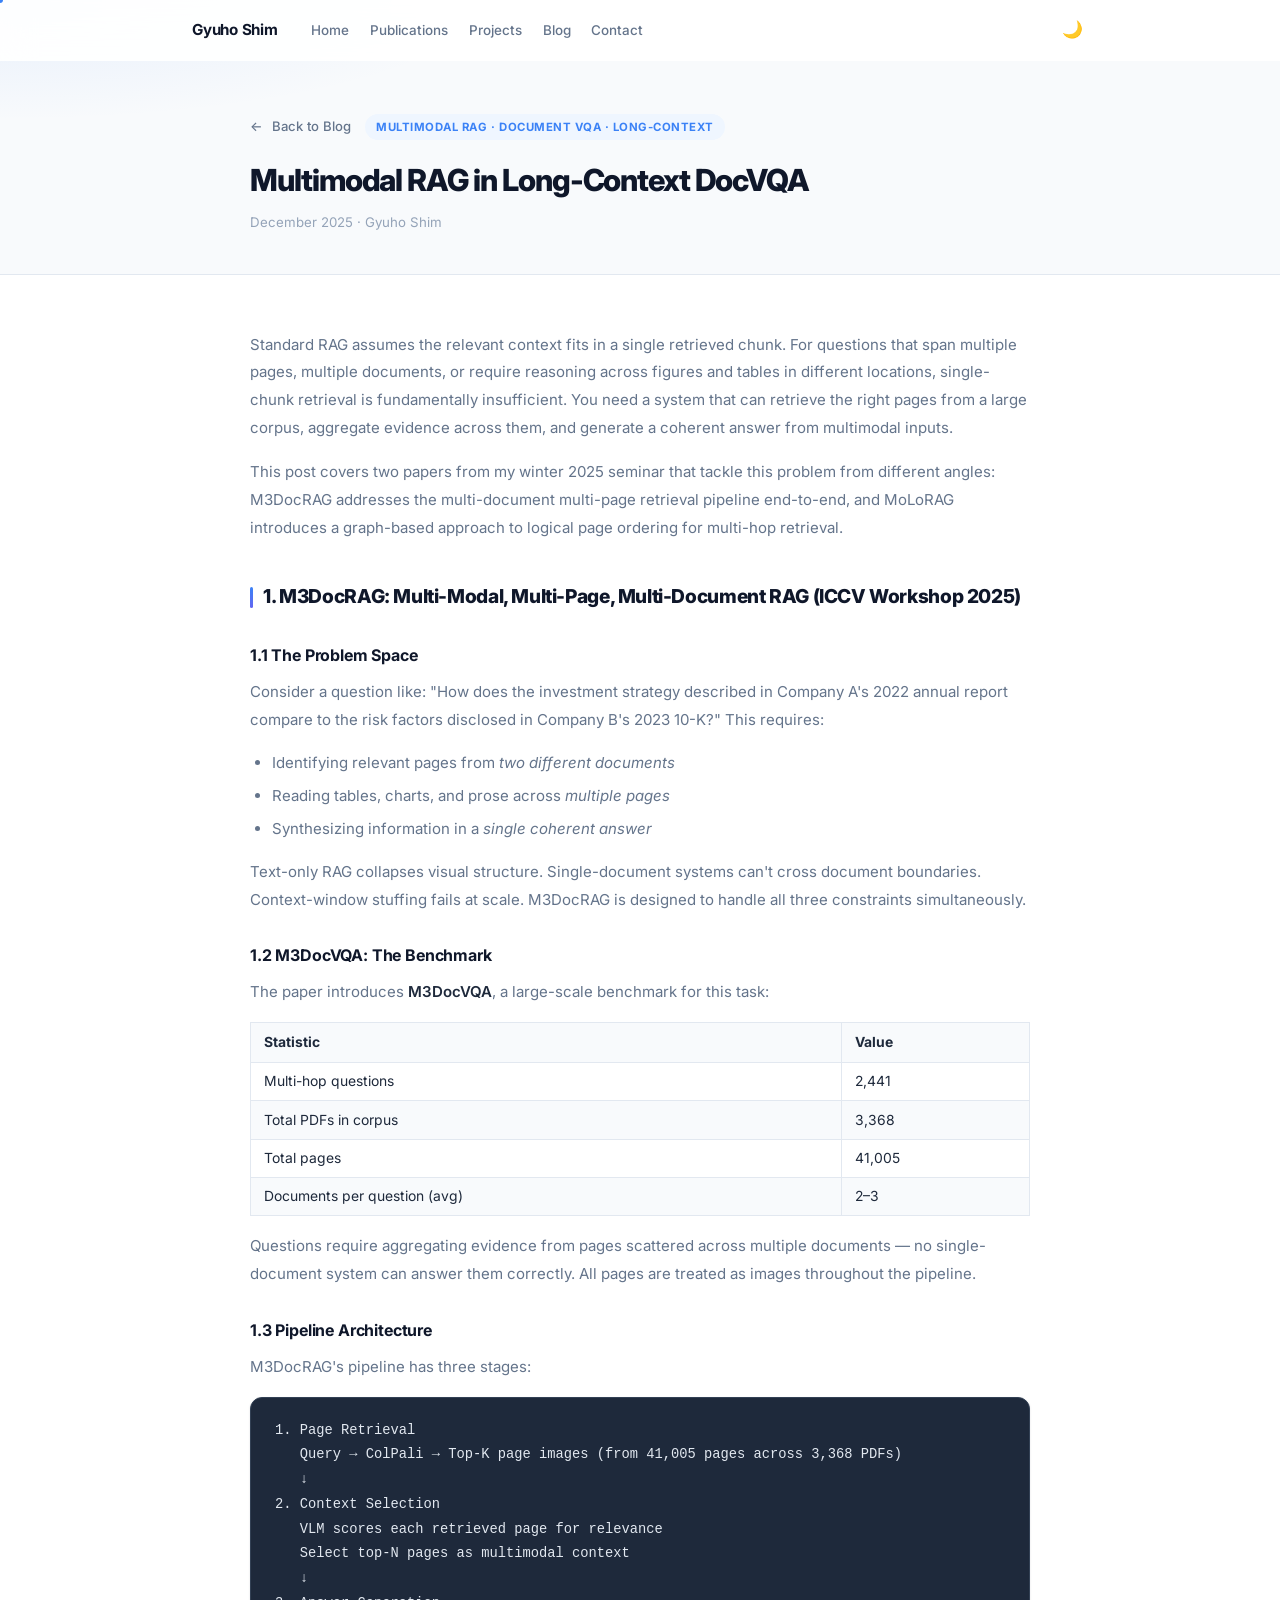
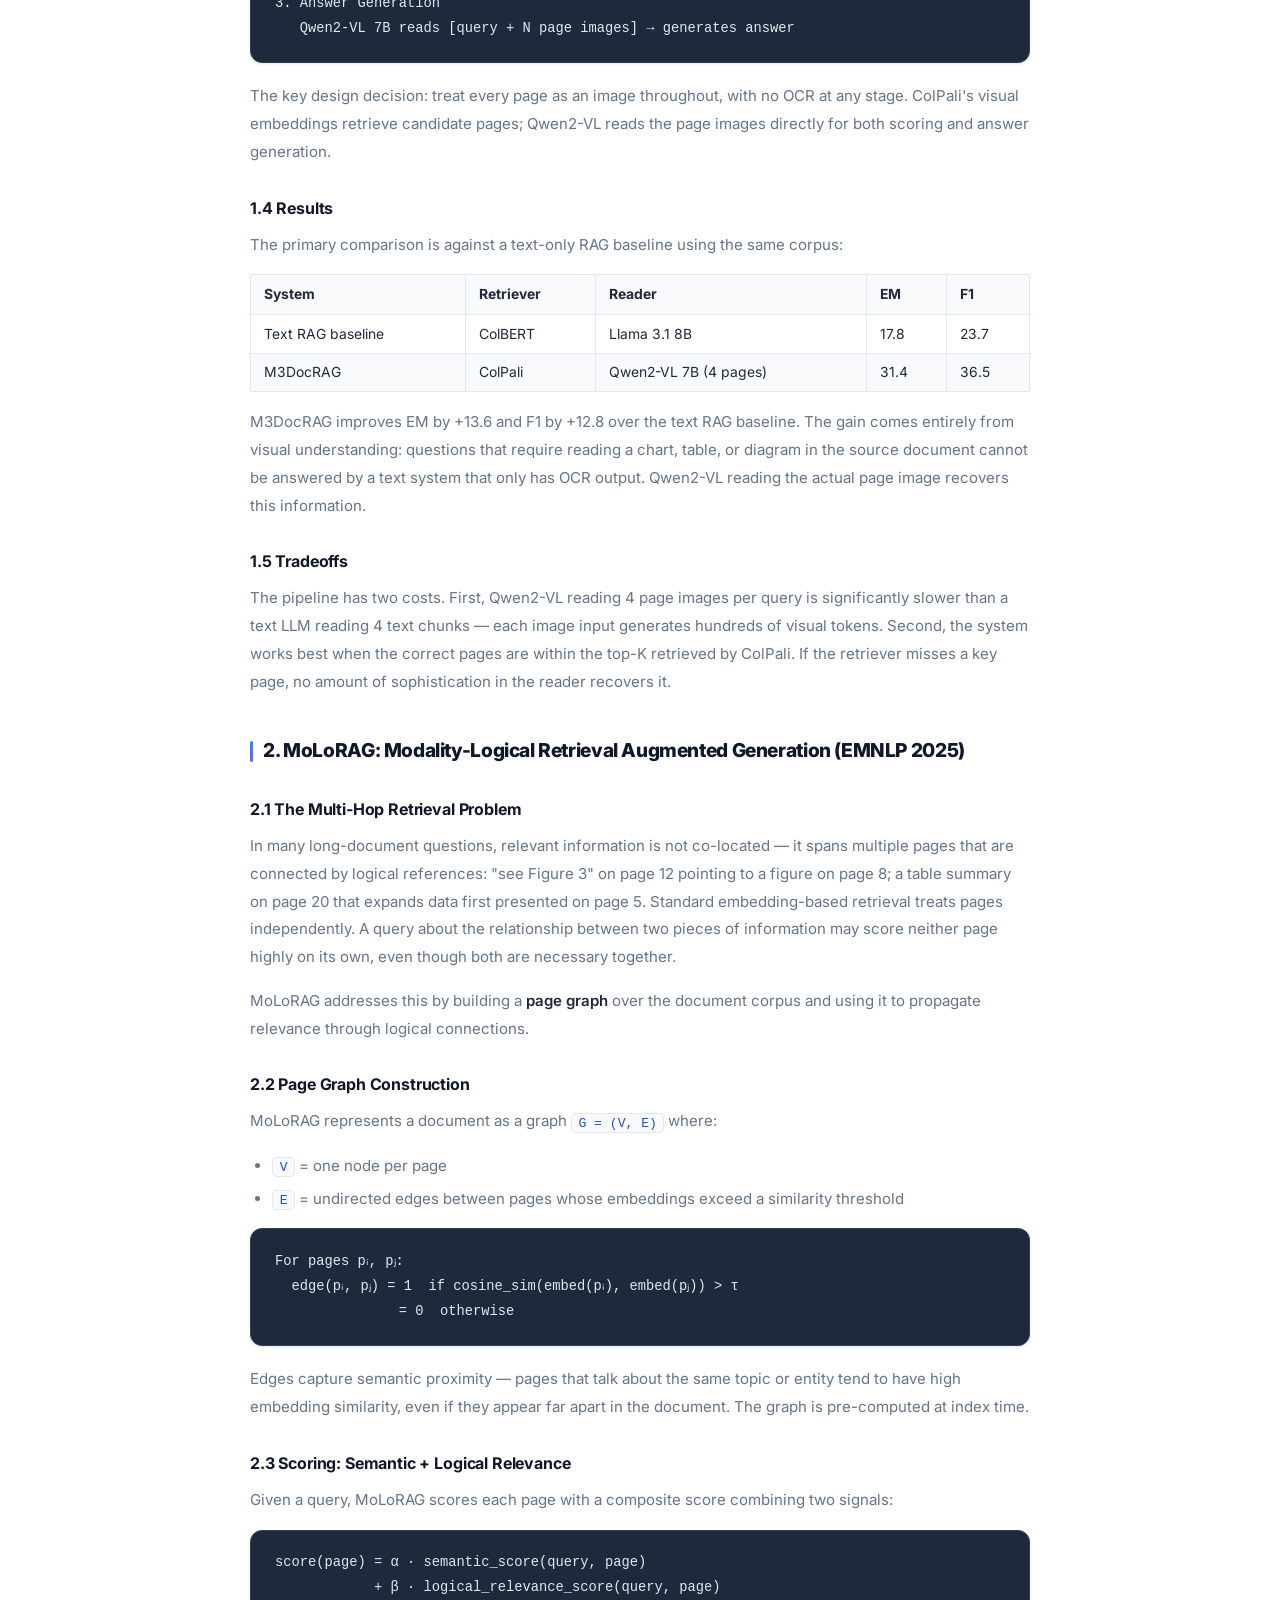
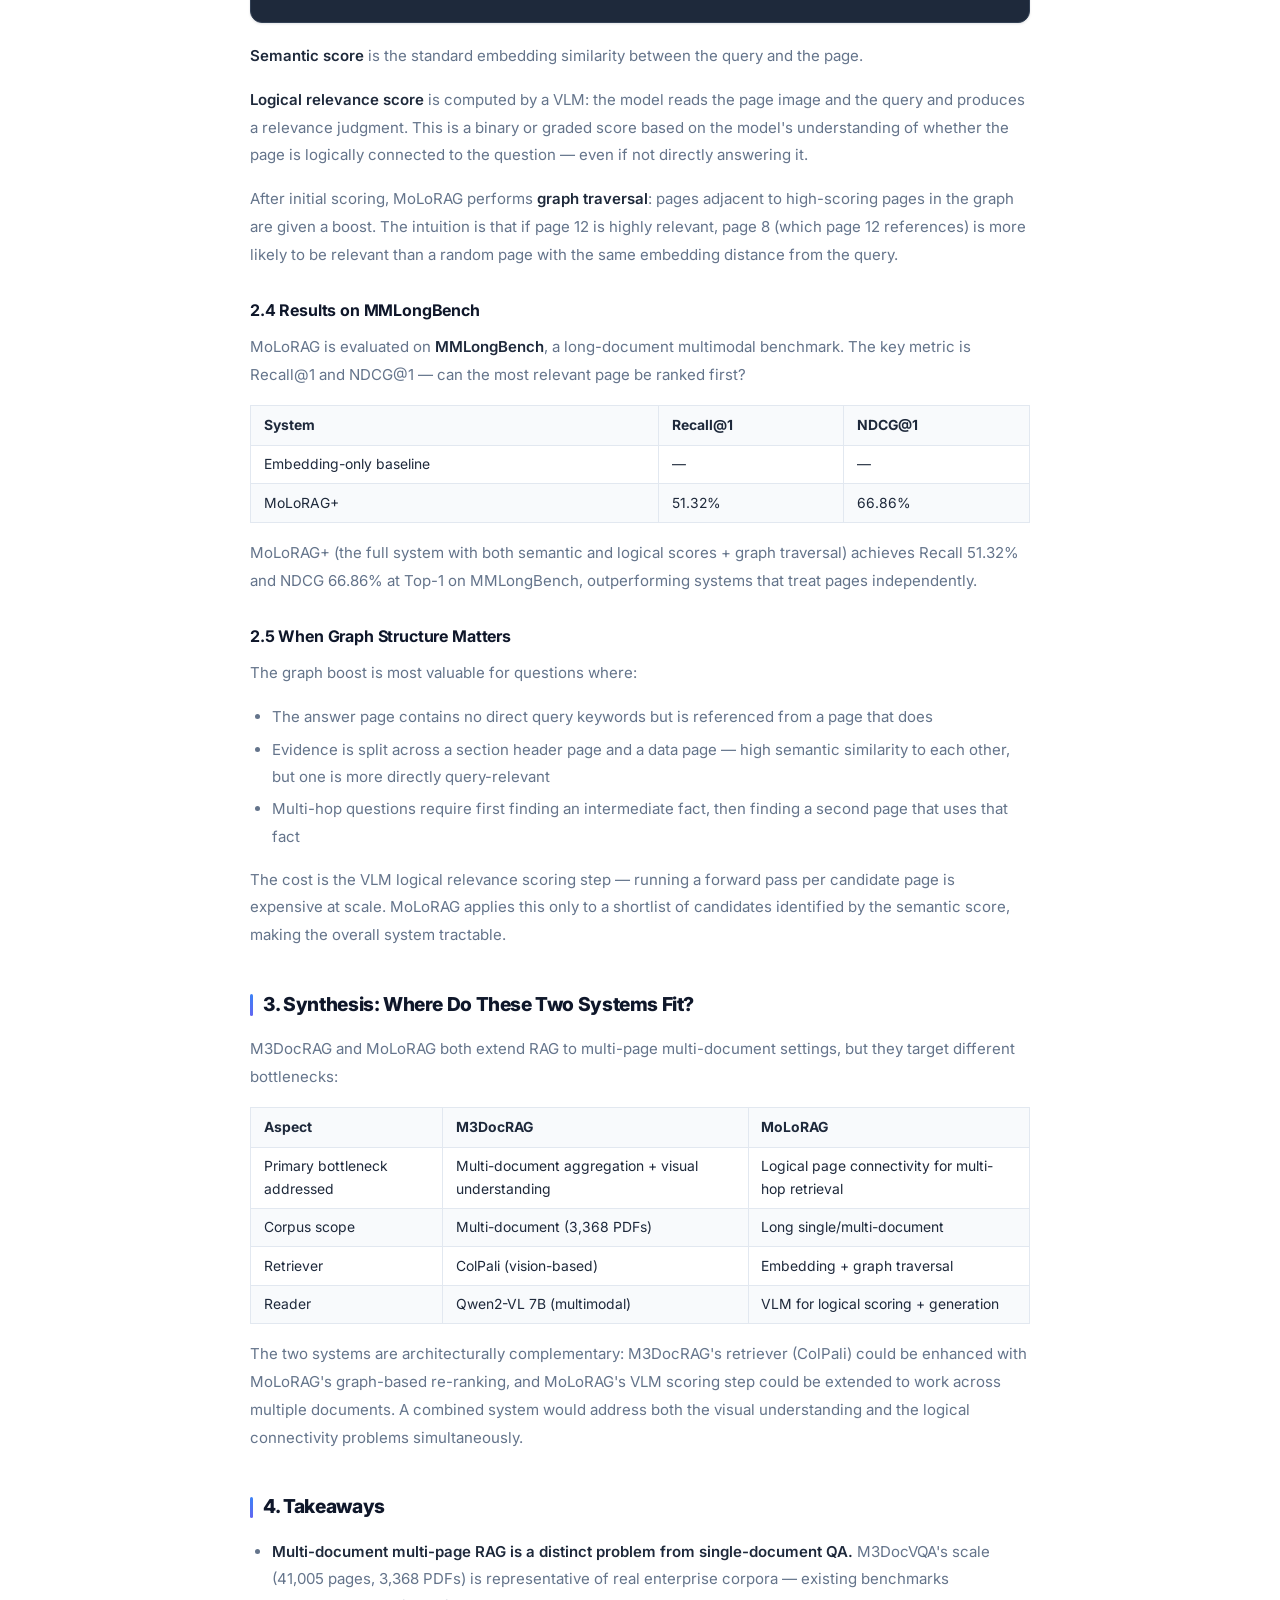
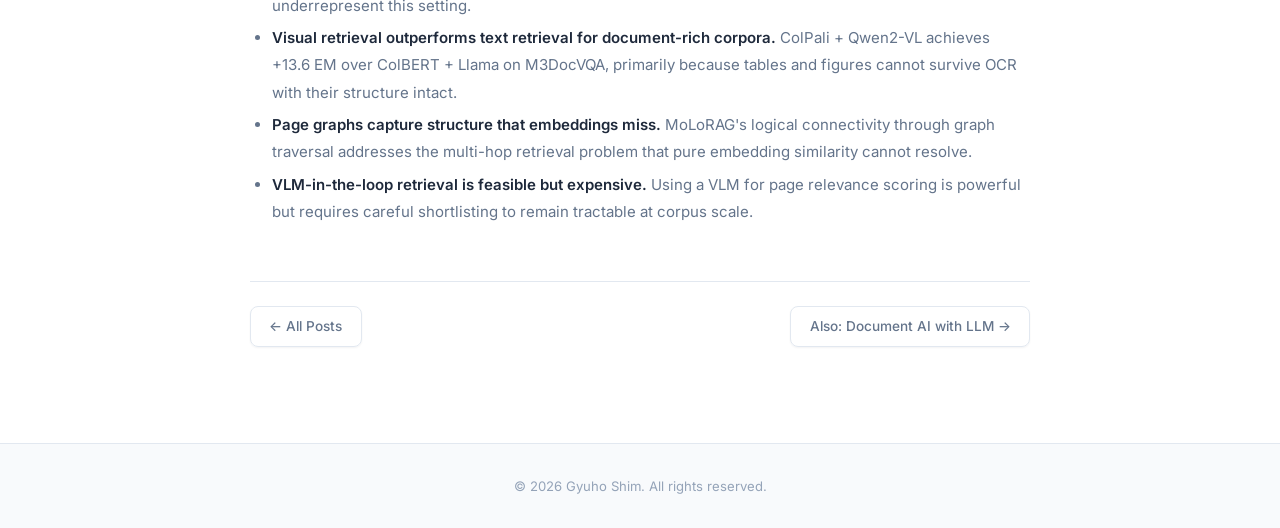
<file: blog/multimodal-rag-long-context-docvqa.html>
<!DOCTYPE html>
<html lang="en">
<head>
  <meta charset="UTF-8" />
  <meta name="viewport" content="width=device-width, initial-scale=1.0" />
  <title>Multimodal RAG in Long-Context DocVQA — Gyuho Shim</title>
  <link rel="stylesheet" href="../style.css" />
  <script>(function(){var t=localStorage.getItem('theme');if(t==='dark'||(!t&&window.matchMedia('(prefers-color-scheme:dark)').matches))document.documentElement.classList.add('dark');}());</script>
  <link rel="preconnect" href="https://fonts.googleapis.com" />
  <link href="https://fonts.googleapis.com/css2?family=Inter:wght@300;400;500;600;700&display=swap" rel="stylesheet" />
</head>
<body>

<div class="cursor-dot" id="cursorDot"></div>

<!-- ===== NAVIGATION ===== -->
<nav id="navbar">
  <div class="nav-inner">
    <span class="nav-name">Gyuho Shim</span>
    <ul class="nav-links">
      <li><a href="../index.html#home">Home</a></li>
      <li><a href="../index.html#publications">Publications</a></li>
      <li><a href="../index.html#projects">Projects</a></li>
      <li><a href="../index.html#blog">Blog</a></li>
      <li><a href="../index.html#contact">Contact</a></li>
    </ul>
    <button class="theme-toggle" id="themeToggle" aria-label="Toggle dark mode"></button>
  </div>
</nav>

<!-- ===== POST HEADER ===== -->
<div class="post-header">
  <div class="container">
    <a href="../index.html#blog" class="post-back">Back to Blog</a>
    <div class="post-tag">Multimodal RAG · Document VQA · Long-Context</div>
    <h1 class="post-title">Multimodal RAG in Long-Context DocVQA</h1>
    <p class="post-date">December 2025 · Gyuho Shim</p>
  </div>
</div>

<!-- ===== POST BODY ===== -->
<div class="post-body">
  <div class="container">

    <p>
      Standard RAG assumes the relevant context fits in a single retrieved chunk. For questions that span multiple pages, multiple documents, or require reasoning across figures and tables in different locations, single-chunk retrieval is fundamentally insufficient. You need a system that can retrieve the right pages from a large corpus, aggregate evidence across them, and generate a coherent answer from multimodal inputs.
    </p>
    <p>
      This post covers two papers from my winter 2025 seminar that tackle this problem from different angles: M3DocRAG addresses the multi-document multi-page retrieval pipeline end-to-end, and MoLoRAG introduces a graph-based approach to logical page ordering for multi-hop retrieval.
    </p>

    <h2>1. M3DocRAG: Multi-Modal, Multi-Page, Multi-Document RAG (ICCV Workshop 2025)</h2>

    <h3>1.1 The Problem Space</h3>
    <p>
      Consider a question like: "How does the investment strategy described in Company A's 2022 annual report compare to the risk factors disclosed in Company B's 2023 10-K?" This requires:
    </p>
    <ul>
      <li>Identifying relevant pages from <em>two different documents</em></li>
      <li>Reading tables, charts, and prose across <em>multiple pages</em></li>
      <li>Synthesizing information in a <em>single coherent answer</em></li>
    </ul>
    <p>
      Text-only RAG collapses visual structure. Single-document systems can't cross document boundaries. Context-window stuffing fails at scale. M3DocRAG is designed to handle all three constraints simultaneously.
    </p>

    <h3>1.2 M3DocVQA: The Benchmark</h3>
    <p>
      The paper introduces <strong>M3DocVQA</strong>, a large-scale benchmark for this task:
    </p>

    <table style="width:100%;border-collapse:collapse;font-size:0.87rem;margin-bottom:1rem;">
      <thead style="background:var(--bg-alt);">
        <tr>
          <th style="text-align:left;padding:0.5rem 0.8rem;border:1px solid var(--border);">Statistic</th>
          <th style="text-align:left;padding:0.5rem 0.8rem;border:1px solid var(--border);">Value</th>
        </tr>
      </thead>
      <tbody>
        <tr>
          <td style="padding:0.45rem 0.8rem;border:1px solid var(--border);">Multi-hop questions</td>
          <td style="padding:0.45rem 0.8rem;border:1px solid var(--border);">2,441</td>
        </tr>
        <tr style="background:var(--bg-alt);">
          <td style="padding:0.45rem 0.8rem;border:1px solid var(--border);">Total PDFs in corpus</td>
          <td style="padding:0.45rem 0.8rem;border:1px solid var(--border);">3,368</td>
        </tr>
        <tr>
          <td style="padding:0.45rem 0.8rem;border:1px solid var(--border);">Total pages</td>
          <td style="padding:0.45rem 0.8rem;border:1px solid var(--border);">41,005</td>
        </tr>
        <tr style="background:var(--bg-alt);">
          <td style="padding:0.45rem 0.8rem;border:1px solid var(--border);">Documents per question (avg)</td>
          <td style="padding:0.45rem 0.8rem;border:1px solid var(--border);">2–3</td>
        </tr>
      </tbody>
    </table>

    <p>
      Questions require aggregating evidence from pages scattered across multiple documents — no single-document system can answer them correctly. All pages are treated as images throughout the pipeline.
    </p>

    <h3>1.3 Pipeline Architecture</h3>
    <p>
      M3DocRAG's pipeline has three stages:
    </p>
    <pre><code>1. Page Retrieval
   Query → ColPali → Top-K page images (from 41,005 pages across 3,368 PDFs)
   ↓
2. Context Selection
   VLM scores each retrieved page for relevance
   Select top-N pages as multimodal context
   ↓
3. Answer Generation
   Qwen2-VL 7B reads [query + N page images] → generates answer</code></pre>
    <p>
      The key design decision: treat every page as an image throughout, with no OCR at any stage. ColPali's visual embeddings retrieve candidate pages; Qwen2-VL reads the page images directly for both scoring and answer generation.
    </p>

    <h3>1.4 Results</h3>
    <p>
      The primary comparison is against a text-only RAG baseline using the same corpus:
    </p>

    <table style="width:100%;border-collapse:collapse;font-size:0.87rem;margin-bottom:1rem;">
      <thead style="background:var(--bg-alt);">
        <tr>
          <th style="text-align:left;padding:0.5rem 0.8rem;border:1px solid var(--border);">System</th>
          <th style="text-align:left;padding:0.5rem 0.8rem;border:1px solid var(--border);">Retriever</th>
          <th style="text-align:left;padding:0.5rem 0.8rem;border:1px solid var(--border);">Reader</th>
          <th style="text-align:left;padding:0.5rem 0.8rem;border:1px solid var(--border);">EM</th>
          <th style="text-align:left;padding:0.5rem 0.8rem;border:1px solid var(--border);">F1</th>
        </tr>
      </thead>
      <tbody>
        <tr>
          <td style="padding:0.45rem 0.8rem;border:1px solid var(--border);">Text RAG baseline</td>
          <td style="padding:0.45rem 0.8rem;border:1px solid var(--border);">ColBERT</td>
          <td style="padding:0.45rem 0.8rem;border:1px solid var(--border);">Llama 3.1 8B</td>
          <td style="padding:0.45rem 0.8rem;border:1px solid var(--border);">17.8</td>
          <td style="padding:0.45rem 0.8rem;border:1px solid var(--border);">23.7</td>
        </tr>
        <tr style="background:var(--bg-alt);">
          <td style="padding:0.45rem 0.8rem;border:1px solid var(--border);">M3DocRAG</td>
          <td style="padding:0.45rem 0.8rem;border:1px solid var(--border);">ColPali</td>
          <td style="padding:0.45rem 0.8rem;border:1px solid var(--border);">Qwen2-VL 7B (4 pages)</td>
          <td style="padding:0.45rem 0.8rem;border:1px solid var(--border);">31.4</td>
          <td style="padding:0.45rem 0.8rem;border:1px solid var(--border);">36.5</td>
        </tr>
      </tbody>
    </table>

    <p>
      M3DocRAG improves EM by +13.6 and F1 by +12.8 over the text RAG baseline. The gain comes entirely from visual understanding: questions that require reading a chart, table, or diagram in the source document cannot be answered by a text system that only has OCR output. Qwen2-VL reading the actual page image recovers this information.
    </p>

    <h3>1.5 Tradeoffs</h3>
    <p>
      The pipeline has two costs. First, Qwen2-VL reading 4 page images per query is significantly slower than a text LLM reading 4 text chunks — each image input generates hundreds of visual tokens. Second, the system works best when the correct pages are within the top-K retrieved by ColPali. If the retriever misses a key page, no amount of sophistication in the reader recovers it.
    </p>

    <h2>2. MoLoRAG: Modality-Logical Retrieval Augmented Generation (EMNLP 2025)</h2>

    <h3>2.1 The Multi-Hop Retrieval Problem</h3>
    <p>
      In many long-document questions, relevant information is not co-located — it spans multiple pages that are connected by logical references: "see Figure 3" on page 12 pointing to a figure on page 8; a table summary on page 20 that expands data first presented on page 5. Standard embedding-based retrieval treats pages independently. A query about the relationship between two pieces of information may score neither page highly on its own, even though both are necessary together.
    </p>
    <p>
      MoLoRAG addresses this by building a <strong>page graph</strong> over the document corpus and using it to propagate relevance through logical connections.
    </p>

    <h3>2.2 Page Graph Construction</h3>
    <p>
      MoLoRAG represents a document as a graph <code>G = (V, E)</code> where:
    </p>
    <ul>
      <li><code>V</code> = one node per page</li>
      <li><code>E</code> = undirected edges between pages whose embeddings exceed a similarity threshold</li>
    </ul>
    <pre><code>For pages pᵢ, pⱼ:
  edge(pᵢ, pⱼ) = 1  if cosine_sim(embed(pᵢ), embed(pⱼ)) > τ
               = 0  otherwise</code></pre>
    <p>
      Edges capture semantic proximity — pages that talk about the same topic or entity tend to have high embedding similarity, even if they appear far apart in the document. The graph is pre-computed at index time.
    </p>

    <h3>2.3 Scoring: Semantic + Logical Relevance</h3>
    <p>
      Given a query, MoLoRAG scores each page with a composite score combining two signals:
    </p>
    <pre><code>score(page) = α · semantic_score(query, page)
            + β · logical_relevance_score(query, page)</code></pre>
    <p>
      <strong>Semantic score</strong> is the standard embedding similarity between the query and the page.
    </p>
    <p>
      <strong>Logical relevance score</strong> is computed by a VLM: the model reads the page image and the query and produces a relevance judgment. This is a binary or graded score based on the model's understanding of whether the page is logically connected to the question — even if not directly answering it.
    </p>
    <p>
      After initial scoring, MoLoRAG performs <strong>graph traversal</strong>: pages adjacent to high-scoring pages in the graph are given a boost. The intuition is that if page 12 is highly relevant, page 8 (which page 12 references) is more likely to be relevant than a random page with the same embedding distance from the query.
    </p>

    <h3>2.4 Results on MMLongBench</h3>
    <p>
      MoLoRAG is evaluated on <strong>MMLongBench</strong>, a long-document multimodal benchmark. The key metric is Recall@1 and NDCG@1 — can the most relevant page be ranked first?
    </p>

    <table style="width:100%;border-collapse:collapse;font-size:0.87rem;margin-bottom:1rem;">
      <thead style="background:var(--bg-alt);">
        <tr>
          <th style="text-align:left;padding:0.5rem 0.8rem;border:1px solid var(--border);">System</th>
          <th style="text-align:left;padding:0.5rem 0.8rem;border:1px solid var(--border);">Recall@1</th>
          <th style="text-align:left;padding:0.5rem 0.8rem;border:1px solid var(--border);">NDCG@1</th>
        </tr>
      </thead>
      <tbody>
        <tr>
          <td style="padding:0.45rem 0.8rem;border:1px solid var(--border);">Embedding-only baseline</td>
          <td style="padding:0.45rem 0.8rem;border:1px solid var(--border);">—</td>
          <td style="padding:0.45rem 0.8rem;border:1px solid var(--border);">—</td>
        </tr>
        <tr style="background:var(--bg-alt);">
          <td style="padding:0.45rem 0.8rem;border:1px solid var(--border);">MoLoRAG+</td>
          <td style="padding:0.45rem 0.8rem;border:1px solid var(--border);">51.32%</td>
          <td style="padding:0.45rem 0.8rem;border:1px solid var(--border);">66.86%</td>
        </tr>
      </tbody>
    </table>

    <p>
      MoLoRAG+ (the full system with both semantic and logical scores + graph traversal) achieves Recall 51.32% and NDCG 66.86% at Top-1 on MMLongBench, outperforming systems that treat pages independently.
    </p>

    <h3>2.5 When Graph Structure Matters</h3>
    <p>
      The graph boost is most valuable for questions where:
    </p>
    <ul>
      <li>The answer page contains no direct query keywords but is referenced from a page that does</li>
      <li>Evidence is split across a section header page and a data page — high semantic similarity to each other, but one is more directly query-relevant</li>
      <li>Multi-hop questions require first finding an intermediate fact, then finding a second page that uses that fact</li>
    </ul>
    <p>
      The cost is the VLM logical relevance scoring step — running a forward pass per candidate page is expensive at scale. MoLoRAG applies this only to a shortlist of candidates identified by the semantic score, making the overall system tractable.
    </p>

    <h2>3. Synthesis: Where Do These Two Systems Fit?</h2>

    <p>
      M3DocRAG and MoLoRAG both extend RAG to multi-page multi-document settings, but they target different bottlenecks:
    </p>

    <table style="width:100%;border-collapse:collapse;font-size:0.87rem;margin-bottom:1rem;">
      <thead style="background:var(--bg-alt);">
        <tr>
          <th style="text-align:left;padding:0.5rem 0.8rem;border:1px solid var(--border);">Aspect</th>
          <th style="text-align:left;padding:0.5rem 0.8rem;border:1px solid var(--border);">M3DocRAG</th>
          <th style="text-align:left;padding:0.5rem 0.8rem;border:1px solid var(--border);">MoLoRAG</th>
        </tr>
      </thead>
      <tbody>
        <tr>
          <td style="padding:0.45rem 0.8rem;border:1px solid var(--border);">Primary bottleneck addressed</td>
          <td style="padding:0.45rem 0.8rem;border:1px solid var(--border);">Multi-document aggregation + visual understanding</td>
          <td style="padding:0.45rem 0.8rem;border:1px solid var(--border);">Logical page connectivity for multi-hop retrieval</td>
        </tr>
        <tr style="background:var(--bg-alt);">
          <td style="padding:0.45rem 0.8rem;border:1px solid var(--border);">Corpus scope</td>
          <td style="padding:0.45rem 0.8rem;border:1px solid var(--border);">Multi-document (3,368 PDFs)</td>
          <td style="padding:0.45rem 0.8rem;border:1px solid var(--border);">Long single/multi-document</td>
        </tr>
        <tr>
          <td style="padding:0.45rem 0.8rem;border:1px solid var(--border);">Retriever</td>
          <td style="padding:0.45rem 0.8rem;border:1px solid var(--border);">ColPali (vision-based)</td>
          <td style="padding:0.45rem 0.8rem;border:1px solid var(--border);">Embedding + graph traversal</td>
        </tr>
        <tr style="background:var(--bg-alt);">
          <td style="padding:0.45rem 0.8rem;border:1px solid var(--border);">Reader</td>
          <td style="padding:0.45rem 0.8rem;border:1px solid var(--border);">Qwen2-VL 7B (multimodal)</td>
          <td style="padding:0.45rem 0.8rem;border:1px solid var(--border);">VLM for logical scoring + generation</td>
        </tr>
      </tbody>
    </table>

    <p>
      The two systems are architecturally complementary: M3DocRAG's retriever (ColPali) could be enhanced with MoLoRAG's graph-based re-ranking, and MoLoRAG's VLM scoring step could be extended to work across multiple documents. A combined system would address both the visual understanding and the logical connectivity problems simultaneously.
    </p>

    <h2>4. Takeaways</h2>

    <ul>
      <li><strong>Multi-document multi-page RAG is a distinct problem from single-document QA.</strong> M3DocVQA's scale (41,005 pages, 3,368 PDFs) is representative of real enterprise corpora — existing benchmarks underrepresent this setting.</li>
      <li><strong>Visual retrieval outperforms text retrieval for document-rich corpora.</strong> ColPali + Qwen2-VL achieves +13.6 EM over ColBERT + Llama on M3DocVQA, primarily because tables and figures cannot survive OCR with their structure intact.</li>
      <li><strong>Page graphs capture structure that embeddings miss.</strong> MoLoRAG's logical connectivity through graph traversal addresses the multi-hop retrieval problem that pure embedding similarity cannot resolve.</li>
      <li><strong>VLM-in-the-loop retrieval is feasible but expensive.</strong> Using a VLM for page relevance scoring is powerful but requires careful shortlisting to remain tractable at corpus scale.</li>
    </ul>

    <div class="post-footer">
      <a href="../index.html#blog" class="post-footer-back btn btn-outline">← All Posts</a>
      <a href="document-ai-with-llm.html" class="post-footer-back btn btn-outline">Also: Document AI with LLM →</a>
    </div>

  </div>
</div>

<!-- ===== FOOTER ===== -->
<footer>
  <p>© 2026 Gyuho Shim. All rights reserved.</p>
</footer>

<script>
  // Theme toggle
  (function() {
    var btn = document.getElementById('themeToggle');
    function updateIcon() {
      btn.textContent = document.documentElement.classList.contains('dark') ? '☀️' : '🌙';
    }
    updateIcon();
    btn.addEventListener('click', function() {
      var isDark = document.documentElement.classList.toggle('dark');
      localStorage.setItem('theme', isDark ? 'dark' : 'light');
      updateIcon();
    });
  })();

  // Custom cursor
  (function() {
    var dot = document.getElementById('cursorDot');
    if (!dot || !window.matchMedia('(hover:hover) and (pointer:fine)').matches) return;
    document.addEventListener('mousemove', function(e) {
      dot.style.left = e.clientX + 'px'; dot.style.top = e.clientY + 'px';
      var t = document.createElement('div');
      var sz = (2 + Math.random() * 3).toFixed(1);
      t.style.cssText = 'position:fixed;pointer-events:none;border-radius:50%;z-index:99999;'
        + 'left:' + e.clientX + 'px;top:' + e.clientY + 'px;'
        + 'width:' + sz + 'px;height:' + sz + 'px;'
        + 'background:var(--accent);'
        + 'animation:cursor-trail-fade 1.3s ease-in forwards;';
      document.body.appendChild(t);
      setTimeout(function() { t.parentNode && t.parentNode.removeChild(t); }, 1320);
    });
    var sel = 'a,button,.btn,.chip,.pub-card,.proj-card,.edu-item,.exp-item,.blog-item';
    document.addEventListener('mouseover', function(e) {
      if (e.target.closest(sel)) document.body.classList.add('cursor-hover');
    });
    document.addEventListener('mouseout', function(e) {
      if (e.target.closest(sel)) document.body.classList.remove('cursor-hover');
    });
  })();

  window.addEventListener('scroll', () => {
    document.getElementById('navbar').classList.toggle('scrolled', window.scrollY > 20);
  });
</script>

</body>
</html>
</file>
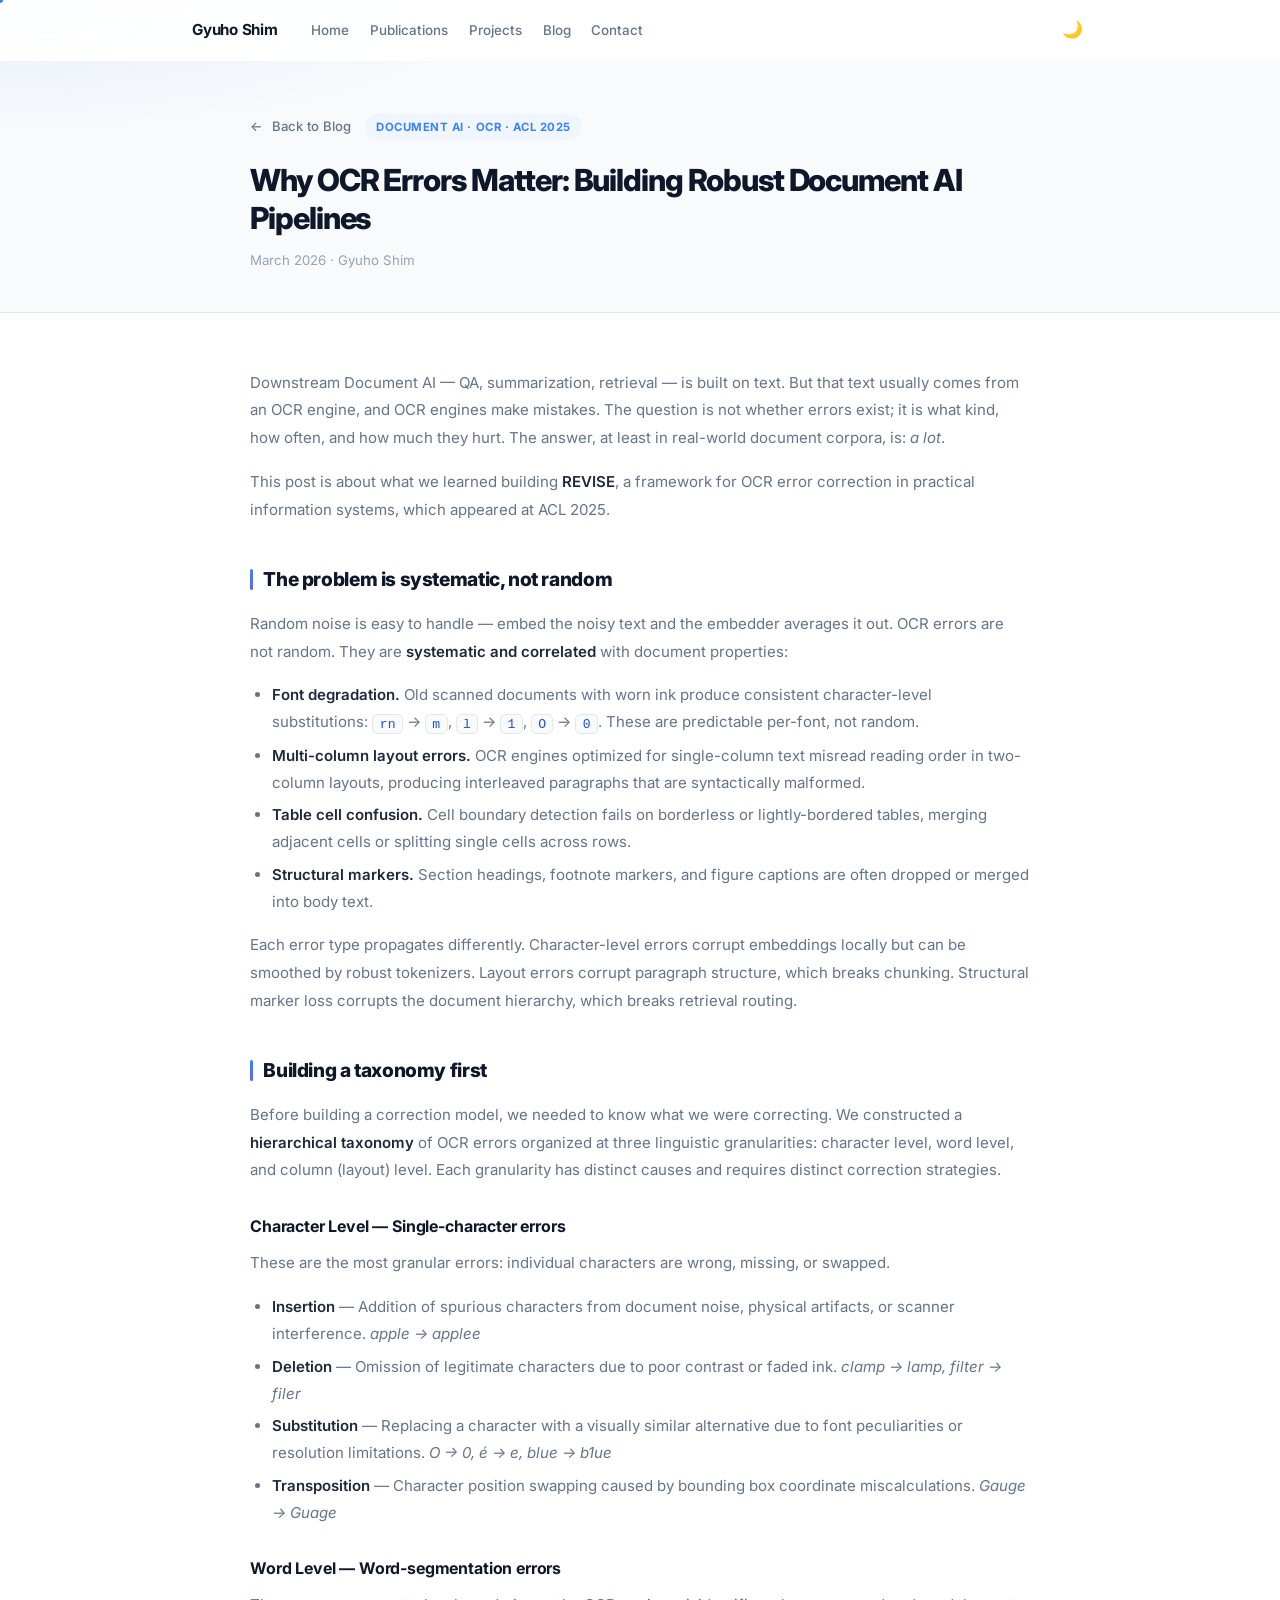
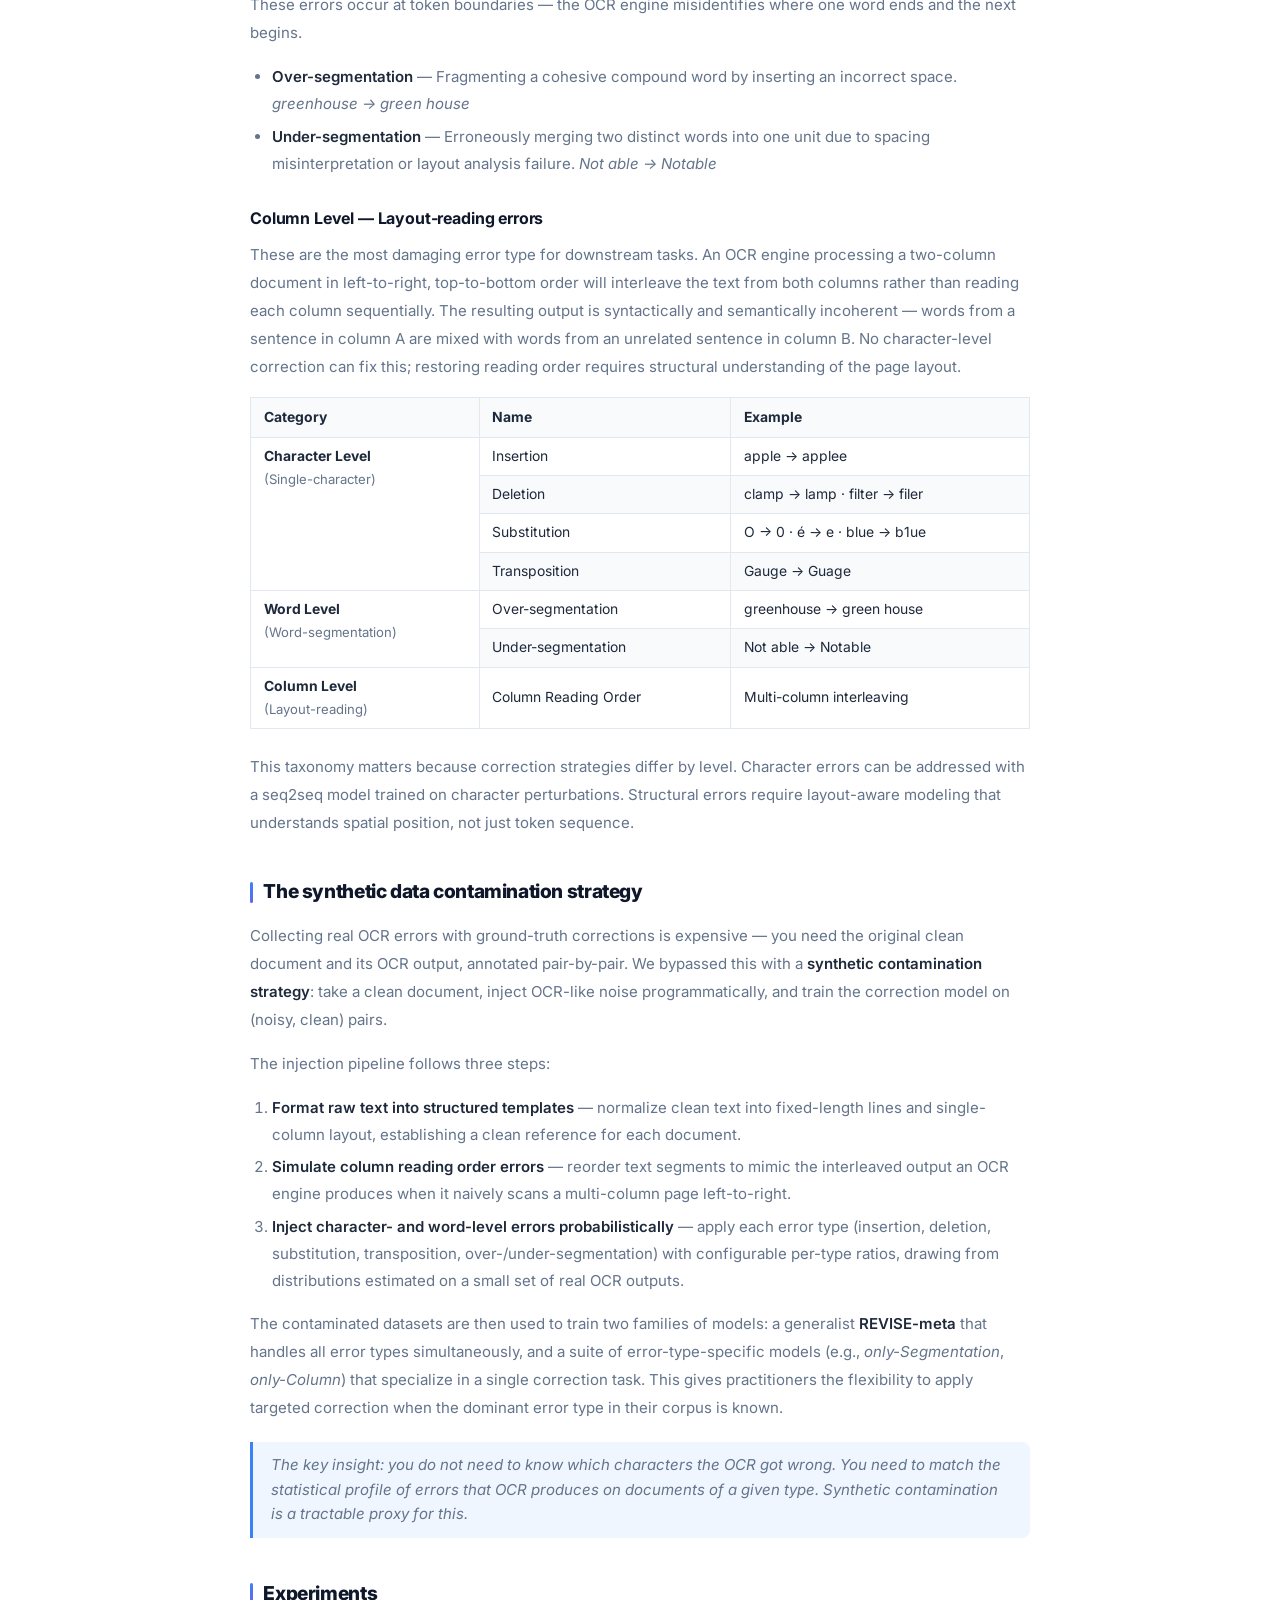
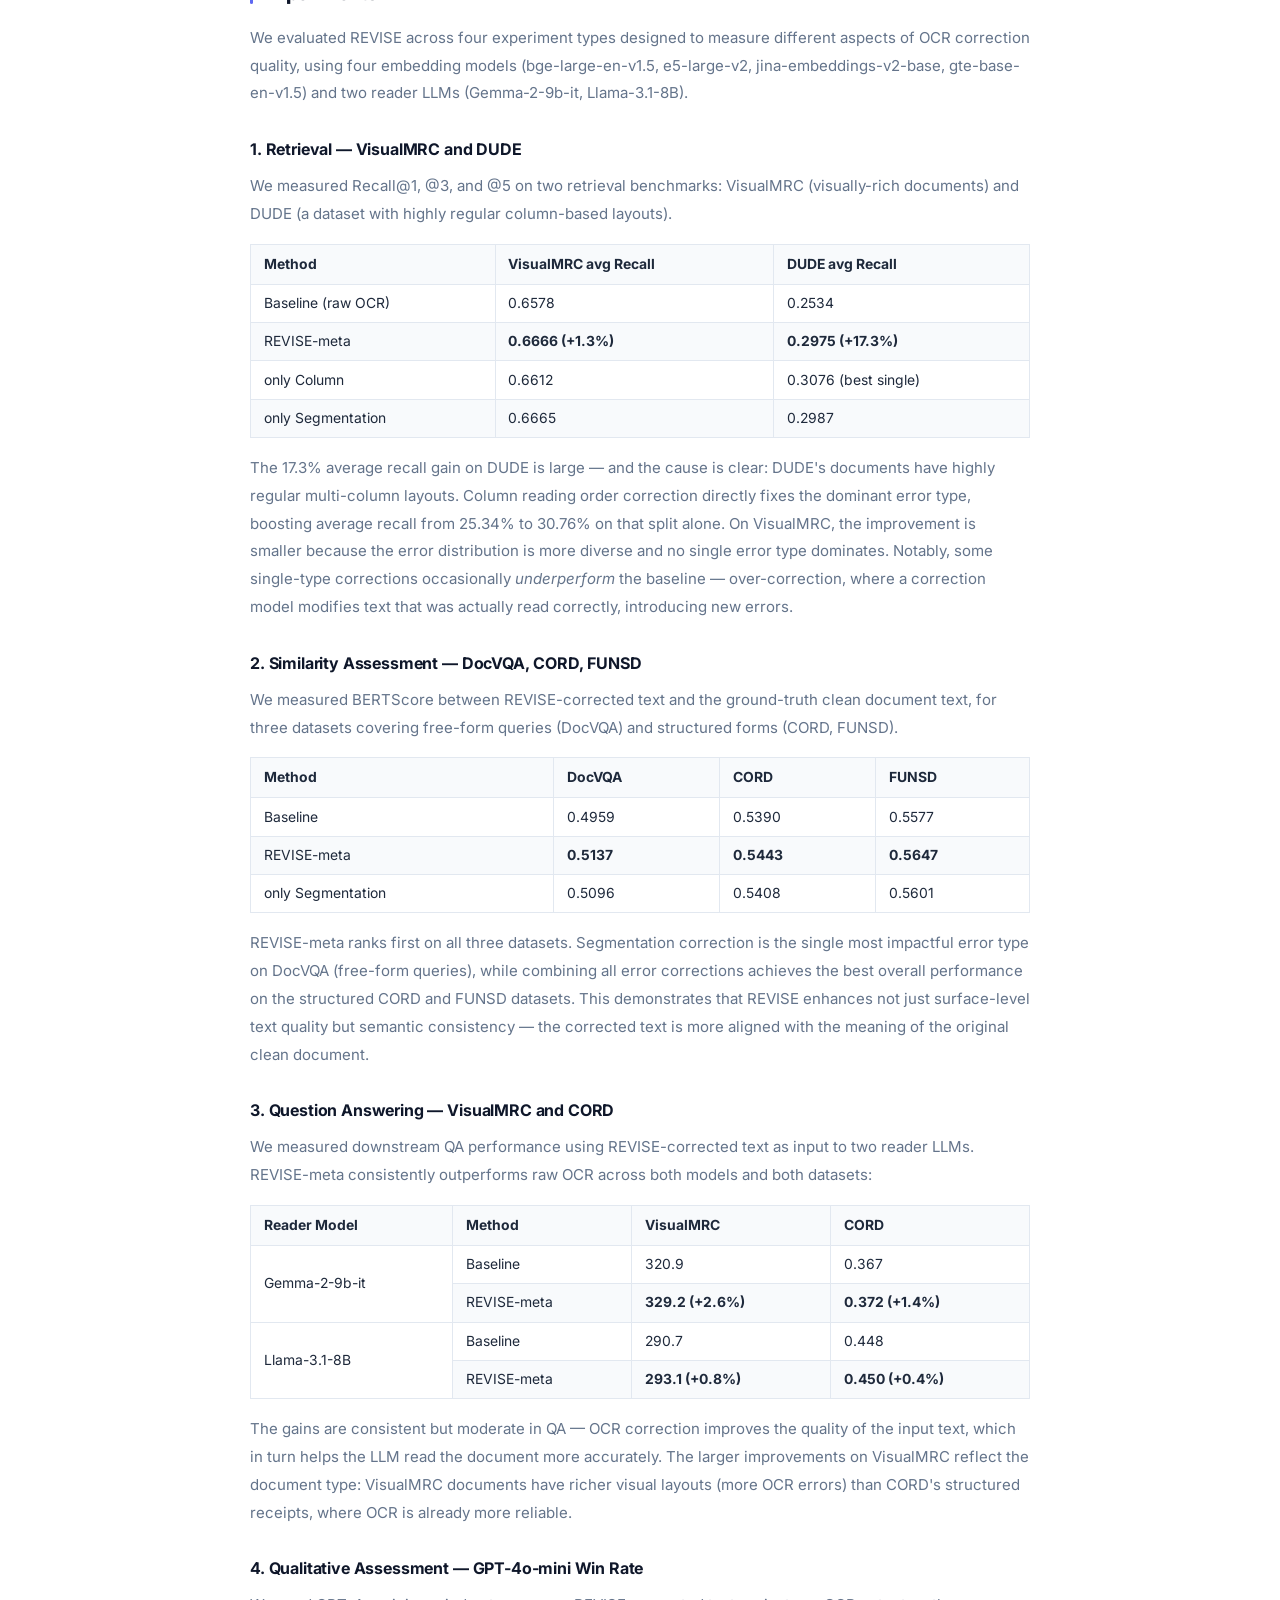
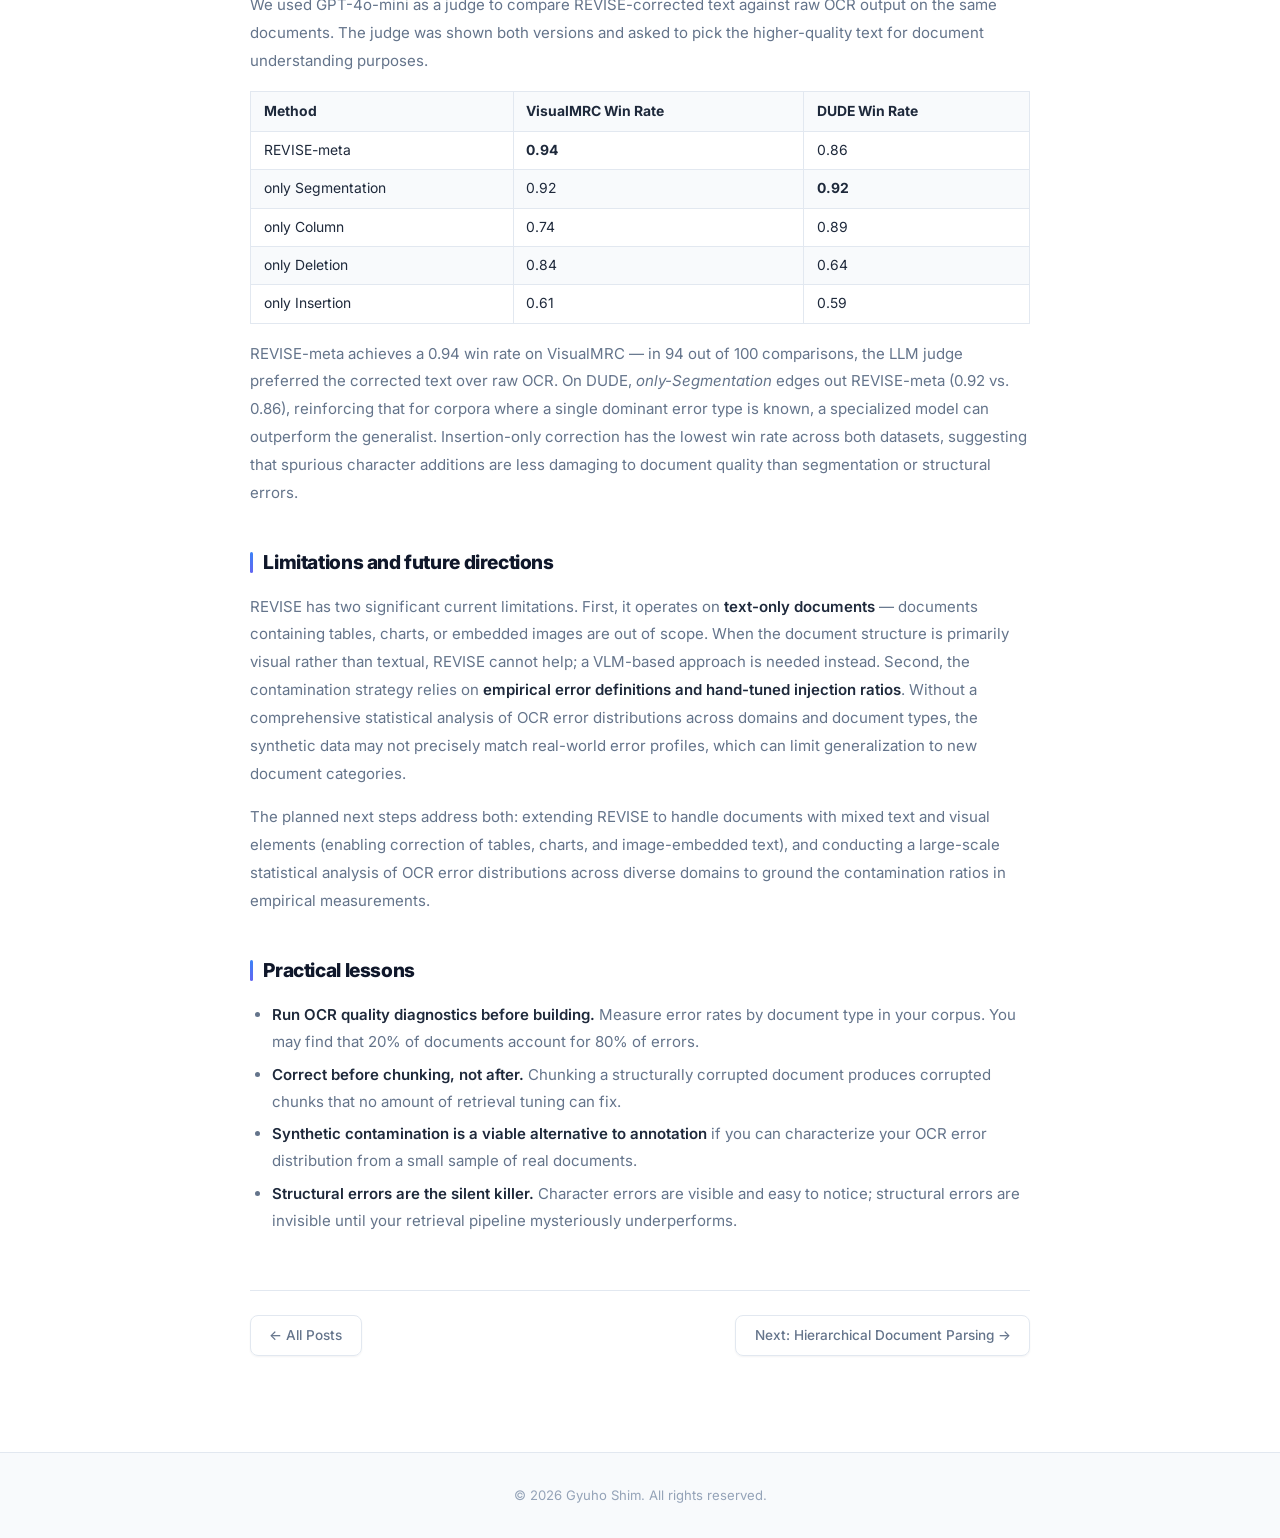
<file: blog/ocr-errors-document-ai.html>
<!DOCTYPE html>
<html lang="en">
<head>
  <meta charset="UTF-8" />
  <meta name="viewport" content="width=device-width, initial-scale=1.0" />
  <title>Why OCR Errors Matter: Building Robust Document AI Pipelines — Gyuho Shim</title>
  <link rel="stylesheet" href="../style.css" />
  <script>(function(){var t=localStorage.getItem('theme');if(t==='dark'||(!t&&window.matchMedia('(prefers-color-scheme:dark)').matches))document.documentElement.classList.add('dark');}());</script>
  <link rel="preconnect" href="https://fonts.googleapis.com" />
  <link href="https://fonts.googleapis.com/css2?family=Inter:wght@300;400;500;600;700&display=swap" rel="stylesheet" />
</head>
<body>

<div class="cursor-dot" id="cursorDot"></div>

<!-- ===== NAVIGATION ===== -->
<nav id="navbar">
  <div class="nav-inner">
    <span class="nav-name">Gyuho Shim</span>
    <ul class="nav-links">
      <li><a href="../index.html#home">Home</a></li>
      <li><a href="../index.html#publications">Publications</a></li>
      <li><a href="../index.html#projects">Projects</a></li>
      <li><a href="../index.html#blog">Blog</a></li>
      <li><a href="../index.html#contact">Contact</a></li>
    </ul>
    <button class="theme-toggle" id="themeToggle" aria-label="Toggle dark mode"></button>
  </div>
</nav>

<!-- ===== POST HEADER ===== -->
<div class="post-header">
  <div class="container">
    <a href="../index.html#blog" class="post-back">Back to Blog</a>
    <div class="post-tag">Document AI · OCR · ACL 2025</div>
    <h1 class="post-title">Why OCR Errors Matter: Building Robust Document AI Pipelines</h1>
    <p class="post-date">March 2026 · Gyuho Shim</p>
  </div>
</div>

<!-- ===== POST BODY ===== -->
<div class="post-body">
  <div class="container">

    <p>
      Downstream Document AI — QA, summarization, retrieval — is built on text. But that text usually comes from an OCR engine, and OCR engines make mistakes. The question is not whether errors exist; it is what kind, how often, and how much they hurt. The answer, at least in real-world document corpora, is: <em>a lot</em>.
    </p>

    <p>
      This post is about what we learned building <strong>REVISE</strong>, a framework for OCR error correction in practical information systems, which appeared at ACL 2025.
    </p>

    <h2>The problem is systematic, not random</h2>

    <p>
      Random noise is easy to handle — embed the noisy text and the embedder averages it out. OCR errors are not random. They are <strong>systematic and correlated</strong> with document properties:
    </p>

    <ul>
      <li><strong>Font degradation.</strong> Old scanned documents with worn ink produce consistent character-level substitutions: <code>rn</code> → <code>m</code>, <code>l</code> → <code>1</code>, <code>O</code> → <code>0</code>. These are predictable per-font, not random.</li>
      <li><strong>Multi-column layout errors.</strong> OCR engines optimized for single-column text misread reading order in two-column layouts, producing interleaved paragraphs that are syntactically malformed.</li>
      <li><strong>Table cell confusion.</strong> Cell boundary detection fails on borderless or lightly-bordered tables, merging adjacent cells or splitting single cells across rows.</li>
      <li><strong>Structural markers.</strong> Section headings, footnote markers, and figure captions are often dropped or merged into body text.</li>
    </ul>

    <p>
      Each error type propagates differently. Character-level errors corrupt embeddings locally but can be smoothed by robust tokenizers. Layout errors corrupt paragraph structure, which breaks chunking. Structural marker loss corrupts the document hierarchy, which breaks retrieval routing.
    </p>

    <h2>Building a taxonomy first</h2>

    <p>
      Before building a correction model, we needed to know what we were correcting. We constructed a <strong>hierarchical taxonomy</strong> of OCR errors organized at three linguistic granularities: character level, word level, and column (layout) level. Each granularity has distinct causes and requires distinct correction strategies.
    </p>

    <h3>Character Level — Single-character errors</h3>
    <p>
      These are the most granular errors: individual characters are wrong, missing, or swapped.
    </p>
    <ul>
      <li><strong>Insertion</strong> — Addition of spurious characters from document noise, physical artifacts, or scanner interference. <em>apple → applee</em></li>
      <li><strong>Deletion</strong> — Omission of legitimate characters due to poor contrast or faded ink. <em>clamp → lamp, filter → filer</em></li>
      <li><strong>Substitution</strong> — Replacing a character with a visually similar alternative due to font peculiarities or resolution limitations. <em>O → 0, é → e, blue → b1ue</em></li>
      <li><strong>Transposition</strong> — Character position swapping caused by bounding box coordinate miscalculations. <em>Gauge → Guage</em></li>
    </ul>

    <h3>Word Level — Word-segmentation errors</h3>
    <p>
      These errors occur at token boundaries — the OCR engine misidentifies where one word ends and the next begins.
    </p>
    <ul>
      <li><strong>Over-segmentation</strong> — Fragmenting a cohesive compound word by inserting an incorrect space. <em>greenhouse → green house</em></li>
      <li><strong>Under-segmentation</strong> — Erroneously merging two distinct words into one unit due to spacing misinterpretation or layout analysis failure. <em>Not able → Notable</em></li>
    </ul>

    <h3>Column Level — Layout-reading errors</h3>
    <p>
      These are the most damaging error type for downstream tasks. An OCR engine processing a two-column document in left-to-right, top-to-bottom order will interleave the text from both columns rather than reading each column sequentially. The resulting output is syntactically and semantically incoherent — words from a sentence in column A are mixed with words from an unrelated sentence in column B. No character-level correction can fix this; restoring reading order requires structural understanding of the page layout.
    </p>

    <table style="width:100%;border-collapse:collapse;font-size:0.87rem;margin-bottom:1.5rem;">
      <thead style="background:var(--bg-alt);">
        <tr>
          <th style="text-align:left;padding:0.5rem 0.8rem;border:1px solid var(--border);">Category</th>
          <th style="text-align:left;padding:0.5rem 0.8rem;border:1px solid var(--border);">Name</th>
          <th style="text-align:left;padding:0.5rem 0.8rem;border:1px solid var(--border);">Example</th>
        </tr>
      </thead>
      <tbody>
        <tr>
          <td rowspan="4" style="padding:0.45rem 0.8rem;border:1px solid var(--border);vertical-align:top;"><strong>Character Level</strong><br><span style="color:var(--text-muted);font-size:0.82rem;">(Single-character)</span></td>
          <td style="padding:0.45rem 0.8rem;border:1px solid var(--border);">Insertion</td>
          <td style="padding:0.45rem 0.8rem;border:1px solid var(--border);">apple → applee</td>
        </tr>
        <tr style="background:var(--bg-alt);">
          <td style="padding:0.45rem 0.8rem;border:1px solid var(--border);">Deletion</td>
          <td style="padding:0.45rem 0.8rem;border:1px solid var(--border);">clamp → lamp · filter → filer</td>
        </tr>
        <tr>
          <td style="padding:0.45rem 0.8rem;border:1px solid var(--border);">Substitution</td>
          <td style="padding:0.45rem 0.8rem;border:1px solid var(--border);">O → 0 · é → e · blue → b1ue</td>
        </tr>
        <tr style="background:var(--bg-alt);">
          <td style="padding:0.45rem 0.8rem;border:1px solid var(--border);">Transposition</td>
          <td style="padding:0.45rem 0.8rem;border:1px solid var(--border);">Gauge → Guage</td>
        </tr>
        <tr>
          <td rowspan="2" style="padding:0.45rem 0.8rem;border:1px solid var(--border);vertical-align:top;"><strong>Word Level</strong><br><span style="color:var(--text-muted);font-size:0.82rem;">(Word-segmentation)</span></td>
          <td style="padding:0.45rem 0.8rem;border:1px solid var(--border);">Over-segmentation</td>
          <td style="padding:0.45rem 0.8rem;border:1px solid var(--border);">greenhouse → green house</td>
        </tr>
        <tr style="background:var(--bg-alt);">
          <td style="padding:0.45rem 0.8rem;border:1px solid var(--border);">Under-segmentation</td>
          <td style="padding:0.45rem 0.8rem;border:1px solid var(--border);">Not able → Notable</td>
        </tr>
        <tr>
          <td style="padding:0.45rem 0.8rem;border:1px solid var(--border);vertical-align:top;"><strong>Column Level</strong><br><span style="color:var(--text-muted);font-size:0.82rem;">(Layout-reading)</span></td>
          <td style="padding:0.45rem 0.8rem;border:1px solid var(--border);">Column Reading Order</td>
          <td style="padding:0.45rem 0.8rem;border:1px solid var(--border);">Multi-column interleaving</td>
        </tr>
      </tbody>
    </table>

    <p>
      This taxonomy matters because correction strategies differ by level. Character errors can be addressed with a seq2seq model trained on character perturbations. Structural errors require layout-aware modeling that understands spatial position, not just token sequence.
    </p>

    <h2>The synthetic data contamination strategy</h2>

    <p>
      Collecting real OCR errors with ground-truth corrections is expensive — you need the original clean document and its OCR output, annotated pair-by-pair. We bypassed this with a <strong>synthetic contamination strategy</strong>: take a clean document, inject OCR-like noise programmatically, and train the correction model on (noisy, clean) pairs.
    </p>

    <p>
      The injection pipeline follows three steps:
    </p>
    <ol>
      <li><strong>Format raw text into structured templates</strong> — normalize clean text into fixed-length lines and single-column layout, establishing a clean reference for each document.</li>
      <li><strong>Simulate column reading order errors</strong> — reorder text segments to mimic the interleaved output an OCR engine produces when it naively scans a multi-column page left-to-right.</li>
      <li><strong>Inject character- and word-level errors probabilistically</strong> — apply each error type (insertion, deletion, substitution, transposition, over-/under-segmentation) with configurable per-type ratios, drawing from distributions estimated on a small set of real OCR outputs.</li>
    </ol>

    <p>
      The contaminated datasets are then used to train two families of models: a generalist <strong>REVISE-meta</strong> that handles all error types simultaneously, and a suite of error-type-specific models (e.g., <em>only-Segmentation</em>, <em>only-Column</em>) that specialize in a single correction task. This gives practitioners the flexibility to apply targeted correction when the dominant error type in their corpus is known.
    </p>

    <blockquote>
      The key insight: you do not need to know which characters the OCR got wrong. You need to match the <em>statistical profile</em> of errors that OCR produces on documents of a given type. Synthetic contamination is a tractable proxy for this.
    </blockquote>

    <h2>Experiments</h2>

    <p>
      We evaluated REVISE across four experiment types designed to measure different aspects of OCR correction quality, using four embedding models (bge-large-en-v1.5, e5-large-v2, jina-embeddings-v2-base, gte-base-en-v1.5) and two reader LLMs (Gemma-2-9b-it, Llama-3.1-8B).
    </p>

    <h3>1. Retrieval — VisualMRC and DUDE</h3>
    <p>
      We measured Recall@1, @3, and @5 on two retrieval benchmarks: VisualMRC (visually-rich documents) and DUDE (a dataset with highly regular column-based layouts).
    </p>

    <table style="width:100%;border-collapse:collapse;font-size:0.87rem;margin-bottom:1rem;">
      <thead style="background:var(--bg-alt);">
        <tr>
          <th style="text-align:left;padding:0.5rem 0.8rem;border:1px solid var(--border);">Method</th>
          <th style="text-align:left;padding:0.5rem 0.8rem;border:1px solid var(--border);">VisualMRC avg Recall</th>
          <th style="text-align:left;padding:0.5rem 0.8rem;border:1px solid var(--border);">DUDE avg Recall</th>
        </tr>
      </thead>
      <tbody>
        <tr>
          <td style="padding:0.45rem 0.8rem;border:1px solid var(--border);">Baseline (raw OCR)</td>
          <td style="padding:0.45rem 0.8rem;border:1px solid var(--border);">0.6578</td>
          <td style="padding:0.45rem 0.8rem;border:1px solid var(--border);">0.2534</td>
        </tr>
        <tr style="background:var(--bg-alt);">
          <td style="padding:0.45rem 0.8rem;border:1px solid var(--border);">REVISE-meta</td>
          <td style="padding:0.45rem 0.8rem;border:1px solid var(--border);"><strong>0.6666 (+1.3%)</strong></td>
          <td style="padding:0.45rem 0.8rem;border:1px solid var(--border);"><strong>0.2975 (+17.3%)</strong></td>
        </tr>
        <tr>
          <td style="padding:0.45rem 0.8rem;border:1px solid var(--border);">only Column</td>
          <td style="padding:0.45rem 0.8rem;border:1px solid var(--border);">0.6612</td>
          <td style="padding:0.45rem 0.8rem;border:1px solid var(--border);">0.3076 (best single)</td>
        </tr>
        <tr style="background:var(--bg-alt);">
          <td style="padding:0.45rem 0.8rem;border:1px solid var(--border);">only Segmentation</td>
          <td style="padding:0.45rem 0.8rem;border:1px solid var(--border);">0.6665</td>
          <td style="padding:0.45rem 0.8rem;border:1px solid var(--border);">0.2987</td>
        </tr>
      </tbody>
    </table>

    <p>
      The 17.3% average recall gain on DUDE is large — and the cause is clear: DUDE's documents have highly regular multi-column layouts. Column reading order correction directly fixes the dominant error type, boosting average recall from 25.34% to 30.76% on that split alone. On VisualMRC, the improvement is smaller because the error distribution is more diverse and no single error type dominates. Notably, some single-type corrections occasionally <em>underperform</em> the baseline — over-correction, where a correction model modifies text that was actually read correctly, introducing new errors.
    </p>

    <h3>2. Similarity Assessment — DocVQA, CORD, FUNSD</h3>
    <p>
      We measured BERTScore between REVISE-corrected text and the ground-truth clean document text, for three datasets covering free-form queries (DocVQA) and structured forms (CORD, FUNSD).
    </p>

    <table style="width:100%;border-collapse:collapse;font-size:0.87rem;margin-bottom:1rem;">
      <thead style="background:var(--bg-alt);">
        <tr>
          <th style="text-align:left;padding:0.5rem 0.8rem;border:1px solid var(--border);">Method</th>
          <th style="text-align:left;padding:0.5rem 0.8rem;border:1px solid var(--border);">DocVQA</th>
          <th style="text-align:left;padding:0.5rem 0.8rem;border:1px solid var(--border);">CORD</th>
          <th style="text-align:left;padding:0.5rem 0.8rem;border:1px solid var(--border);">FUNSD</th>
        </tr>
      </thead>
      <tbody>
        <tr>
          <td style="padding:0.45rem 0.8rem;border:1px solid var(--border);">Baseline</td>
          <td style="padding:0.45rem 0.8rem;border:1px solid var(--border);">0.4959</td>
          <td style="padding:0.45rem 0.8rem;border:1px solid var(--border);">0.5390</td>
          <td style="padding:0.45rem 0.8rem;border:1px solid var(--border);">0.5577</td>
        </tr>
        <tr style="background:var(--bg-alt);">
          <td style="padding:0.45rem 0.8rem;border:1px solid var(--border);">REVISE-meta</td>
          <td style="padding:0.45rem 0.8rem;border:1px solid var(--border);"><strong>0.5137</strong></td>
          <td style="padding:0.45rem 0.8rem;border:1px solid var(--border);"><strong>0.5443</strong></td>
          <td style="padding:0.45rem 0.8rem;border:1px solid var(--border);"><strong>0.5647</strong></td>
        </tr>
        <tr>
          <td style="padding:0.45rem 0.8rem;border:1px solid var(--border);">only Segmentation</td>
          <td style="padding:0.45rem 0.8rem;border:1px solid var(--border);">0.5096</td>
          <td style="padding:0.45rem 0.8rem;border:1px solid var(--border);">0.5408</td>
          <td style="padding:0.45rem 0.8rem;border:1px solid var(--border);">0.5601</td>
        </tr>
      </tbody>
    </table>

    <p>
      REVISE-meta ranks first on all three datasets. Segmentation correction is the single most impactful error type on DocVQA (free-form queries), while combining all error corrections achieves the best overall performance on the structured CORD and FUNSD datasets. This demonstrates that REVISE enhances not just surface-level text quality but semantic consistency — the corrected text is more aligned with the meaning of the original clean document.
    </p>

    <h3>3. Question Answering — VisualMRC and CORD</h3>
    <p>
      We measured downstream QA performance using REVISE-corrected text as input to two reader LLMs. REVISE-meta consistently outperforms raw OCR across both models and both datasets:
    </p>

    <table style="width:100%;border-collapse:collapse;font-size:0.87rem;margin-bottom:1rem;">
      <thead style="background:var(--bg-alt);">
        <tr>
          <th style="text-align:left;padding:0.5rem 0.8rem;border:1px solid var(--border);">Reader Model</th>
          <th style="text-align:left;padding:0.5rem 0.8rem;border:1px solid var(--border);">Method</th>
          <th style="text-align:left;padding:0.5rem 0.8rem;border:1px solid var(--border);">VisualMRC</th>
          <th style="text-align:left;padding:0.5rem 0.8rem;border:1px solid var(--border);">CORD</th>
        </tr>
      </thead>
      <tbody>
        <tr>
          <td rowspan="2" style="padding:0.45rem 0.8rem;border:1px solid var(--border);vertical-align:middle;">Gemma-2-9b-it</td>
          <td style="padding:0.45rem 0.8rem;border:1px solid var(--border);">Baseline</td>
          <td style="padding:0.45rem 0.8rem;border:1px solid var(--border);">320.9</td>
          <td style="padding:0.45rem 0.8rem;border:1px solid var(--border);">0.367</td>
        </tr>
        <tr style="background:var(--bg-alt);">
          <td style="padding:0.45rem 0.8rem;border:1px solid var(--border);">REVISE-meta</td>
          <td style="padding:0.45rem 0.8rem;border:1px solid var(--border);"><strong>329.2 (+2.6%)</strong></td>
          <td style="padding:0.45rem 0.8rem;border:1px solid var(--border);"><strong>0.372 (+1.4%)</strong></td>
        </tr>
        <tr>
          <td rowspan="2" style="padding:0.45rem 0.8rem;border:1px solid var(--border);vertical-align:middle;">Llama-3.1-8B</td>
          <td style="padding:0.45rem 0.8rem;border:1px solid var(--border);">Baseline</td>
          <td style="padding:0.45rem 0.8rem;border:1px solid var(--border);">290.7</td>
          <td style="padding:0.45rem 0.8rem;border:1px solid var(--border);">0.448</td>
        </tr>
        <tr style="background:var(--bg-alt);">
          <td style="padding:0.45rem 0.8rem;border:1px solid var(--border);">REVISE-meta</td>
          <td style="padding:0.45rem 0.8rem;border:1px solid var(--border);"><strong>293.1 (+0.8%)</strong></td>
          <td style="padding:0.45rem 0.8rem;border:1px solid var(--border);"><strong>0.450 (+0.4%)</strong></td>
        </tr>
      </tbody>
    </table>

    <p>
      The gains are consistent but moderate in QA — OCR correction improves the quality of the input text, which in turn helps the LLM read the document more accurately. The larger improvements on VisualMRC reflect the document type: VisualMRC documents have richer visual layouts (more OCR errors) than CORD's structured receipts, where OCR is already more reliable.
    </p>

    <h3>4. Qualitative Assessment — GPT-4o-mini Win Rate</h3>
    <p>
      We used GPT-4o-mini as a judge to compare REVISE-corrected text against raw OCR output on the same documents. The judge was shown both versions and asked to pick the higher-quality text for document understanding purposes.
    </p>

    <table style="width:100%;border-collapse:collapse;font-size:0.87rem;margin-bottom:1rem;">
      <thead style="background:var(--bg-alt);">
        <tr>
          <th style="text-align:left;padding:0.5rem 0.8rem;border:1px solid var(--border);">Method</th>
          <th style="text-align:left;padding:0.5rem 0.8rem;border:1px solid var(--border);">VisualMRC Win Rate</th>
          <th style="text-align:left;padding:0.5rem 0.8rem;border:1px solid var(--border);">DUDE Win Rate</th>
        </tr>
      </thead>
      <tbody>
        <tr>
          <td style="padding:0.45rem 0.8rem;border:1px solid var(--border);">REVISE-meta</td>
          <td style="padding:0.45rem 0.8rem;border:1px solid var(--border);"><strong>0.94</strong></td>
          <td style="padding:0.45rem 0.8rem;border:1px solid var(--border);">0.86</td>
        </tr>
        <tr style="background:var(--bg-alt);">
          <td style="padding:0.45rem 0.8rem;border:1px solid var(--border);">only Segmentation</td>
          <td style="padding:0.45rem 0.8rem;border:1px solid var(--border);">0.92</td>
          <td style="padding:0.45rem 0.8rem;border:1px solid var(--border);"><strong>0.92</strong></td>
        </tr>
        <tr>
          <td style="padding:0.45rem 0.8rem;border:1px solid var(--border);">only Column</td>
          <td style="padding:0.45rem 0.8rem;border:1px solid var(--border);">0.74</td>
          <td style="padding:0.45rem 0.8rem;border:1px solid var(--border);">0.89</td>
        </tr>
        <tr style="background:var(--bg-alt);">
          <td style="padding:0.45rem 0.8rem;border:1px solid var(--border);">only Deletion</td>
          <td style="padding:0.45rem 0.8rem;border:1px solid var(--border);">0.84</td>
          <td style="padding:0.45rem 0.8rem;border:1px solid var(--border);">0.64</td>
        </tr>
        <tr>
          <td style="padding:0.45rem 0.8rem;border:1px solid var(--border);">only Insertion</td>
          <td style="padding:0.45rem 0.8rem;border:1px solid var(--border);">0.61</td>
          <td style="padding:0.45rem 0.8rem;border:1px solid var(--border);">0.59</td>
        </tr>
      </tbody>
    </table>

    <p>
      REVISE-meta achieves a 0.94 win rate on VisualMRC — in 94 out of 100 comparisons, the LLM judge preferred the corrected text over raw OCR. On DUDE, <em>only-Segmentation</em> edges out REVISE-meta (0.92 vs. 0.86), reinforcing that for corpora where a single dominant error type is known, a specialized model can outperform the generalist. Insertion-only correction has the lowest win rate across both datasets, suggesting that spurious character additions are less damaging to document quality than segmentation or structural errors.
    </p>

    <h2>Limitations and future directions</h2>

    <p>
      REVISE has two significant current limitations. First, it operates on <strong>text-only documents</strong> — documents containing tables, charts, or embedded images are out of scope. When the document structure is primarily visual rather than textual, REVISE cannot help; a VLM-based approach is needed instead. Second, the contamination strategy relies on <strong>empirical error definitions and hand-tuned injection ratios</strong>. Without a comprehensive statistical analysis of OCR error distributions across domains and document types, the synthetic data may not precisely match real-world error profiles, which can limit generalization to new document categories.
    </p>
    <p>
      The planned next steps address both: extending REVISE to handle documents with mixed text and visual elements (enabling correction of tables, charts, and image-embedded text), and conducting a large-scale statistical analysis of OCR error distributions across diverse domains to ground the contamination ratios in empirical measurements.
    </p>

    <h2>Practical lessons</h2>

    <ul>
      <li><strong>Run OCR quality diagnostics before building.</strong> Measure error rates by document type in your corpus. You may find that 20% of documents account for 80% of errors.</li>
      <li><strong>Correct before chunking, not after.</strong> Chunking a structurally corrupted document produces corrupted chunks that no amount of retrieval tuning can fix.</li>
      <li><strong>Synthetic contamination is a viable alternative to annotation</strong> if you can characterize your OCR error distribution from a small sample of real documents.</li>
      <li><strong>Structural errors are the silent killer.</strong> Character errors are visible and easy to notice; structural errors are invisible until your retrieval pipeline mysteriously underperforms.</li>
    </ul>

    <div class="post-footer">
      <a href="../index.html#blog" class="post-footer-back btn btn-outline">← All Posts</a>
      <a href="hierarchical-document-parsing.html" class="post-footer-back btn btn-outline">Next: Hierarchical Document Parsing →</a>
    </div>

  </div>
</div>

<!-- ===== FOOTER ===== -->
<footer>
  <p>© 2026 Gyuho Shim. All rights reserved.</p>
</footer>

<script>
  // Theme toggle
  (function() {
    var btn = document.getElementById('themeToggle');
    function updateIcon() {
      btn.textContent = document.documentElement.classList.contains('dark') ? '☀️' : '🌙';
    }
    updateIcon();
    btn.addEventListener('click', function() {
      var isDark = document.documentElement.classList.toggle('dark');
      localStorage.setItem('theme', isDark ? 'dark' : 'light');
      updateIcon();
    });
  })();

  // Custom cursor
  (function() {
    var dot = document.getElementById('cursorDot');
    if (!dot || !window.matchMedia('(hover:hover) and (pointer:fine)').matches) return;
    document.addEventListener('mousemove', function(e) {
      dot.style.left = e.clientX + 'px'; dot.style.top = e.clientY + 'px';
      var t = document.createElement('div');
      var sz = (2 + Math.random() * 3).toFixed(1);
      t.style.cssText = 'position:fixed;pointer-events:none;border-radius:50%;z-index:99999;'
        + 'left:' + e.clientX + 'px;top:' + e.clientY + 'px;'
        + 'width:' + sz + 'px;height:' + sz + 'px;'
        + 'background:var(--accent);'
        + 'animation:cursor-trail-fade 1.3s ease-in forwards;';
      document.body.appendChild(t);
      setTimeout(function() { t.parentNode && t.parentNode.removeChild(t); }, 1320);
    });
    var sel = 'a,button,.btn,.chip,.pub-card,.proj-card,.edu-item,.exp-item,.blog-item';
    document.addEventListener('mouseover', function(e) {
      if (e.target.closest(sel)) document.body.classList.add('cursor-hover');
    });
    document.addEventListener('mouseout', function(e) {
      if (e.target.closest(sel)) document.body.classList.remove('cursor-hover');
    });
  })();

  window.addEventListener('scroll', () => {
    document.getElementById('navbar').classList.toggle('scrolled', window.scrollY > 20);
  });
</script>

</body>
</html>
</file>
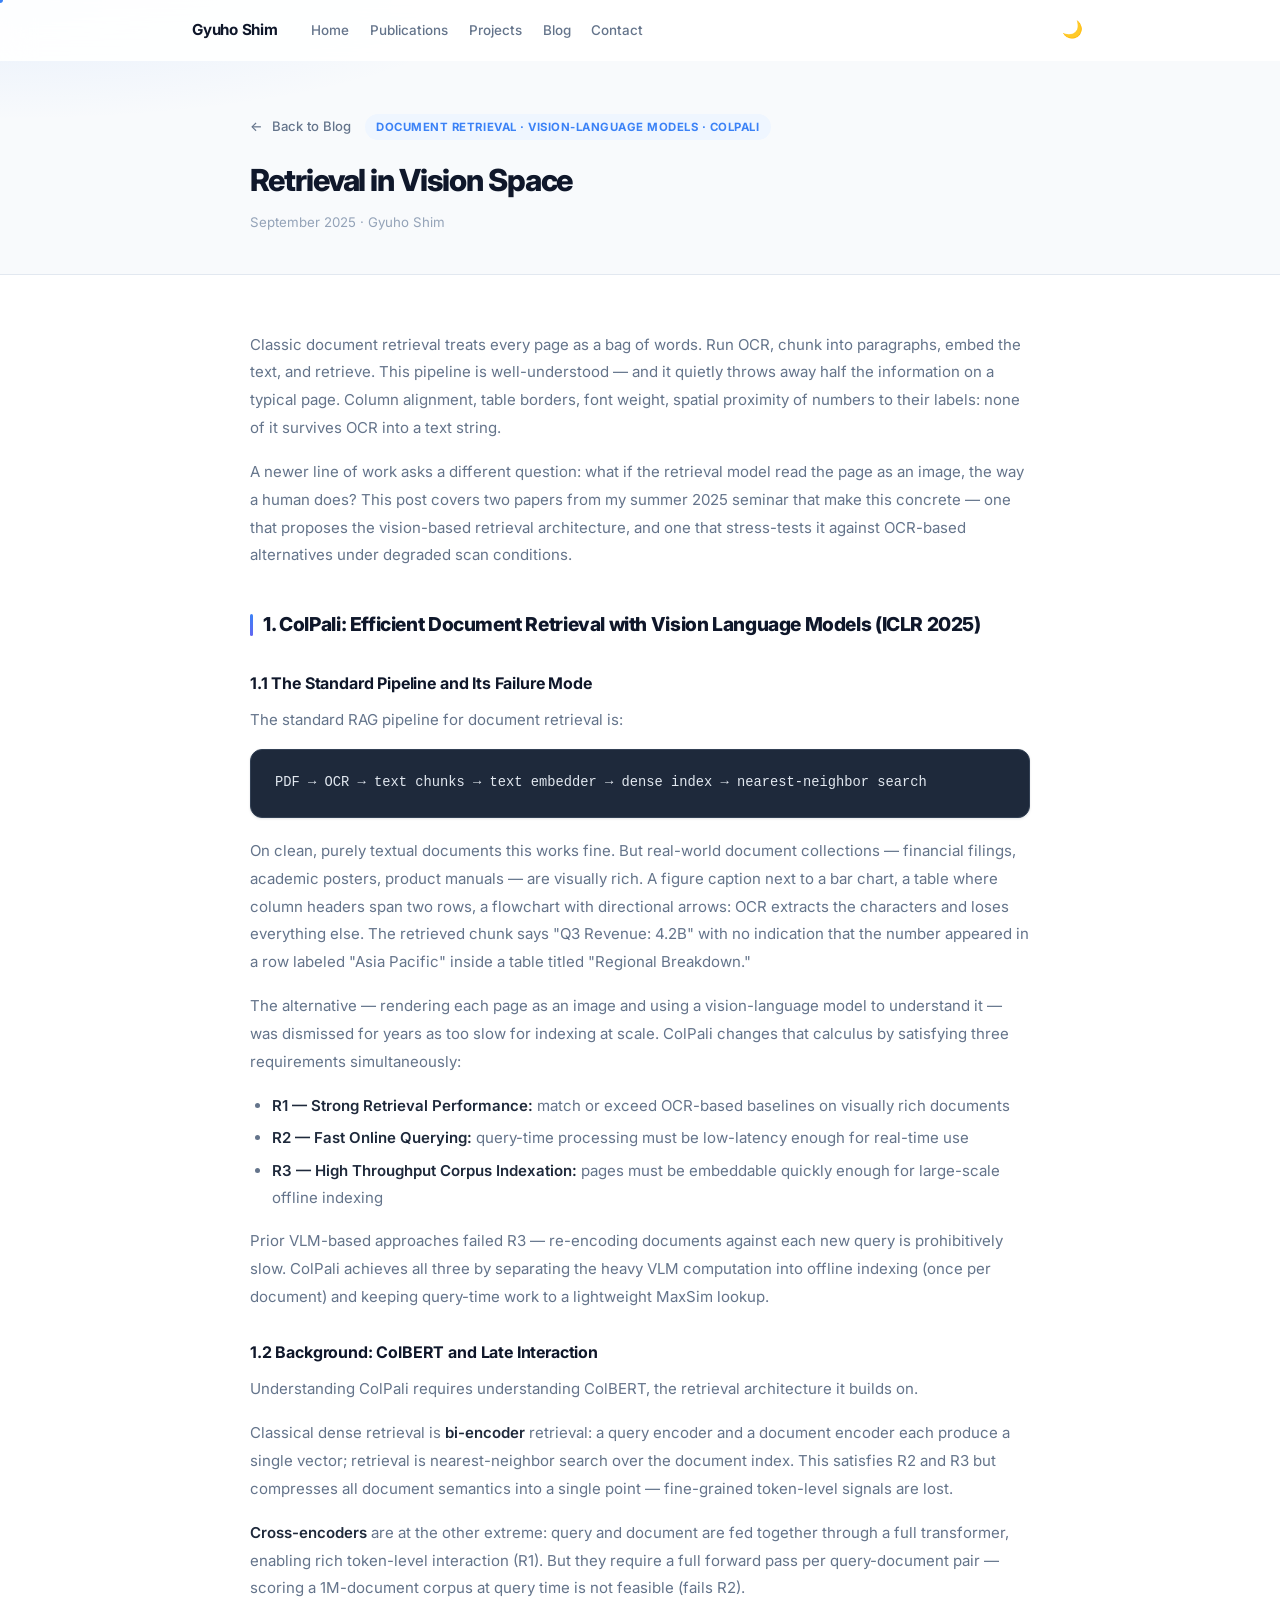
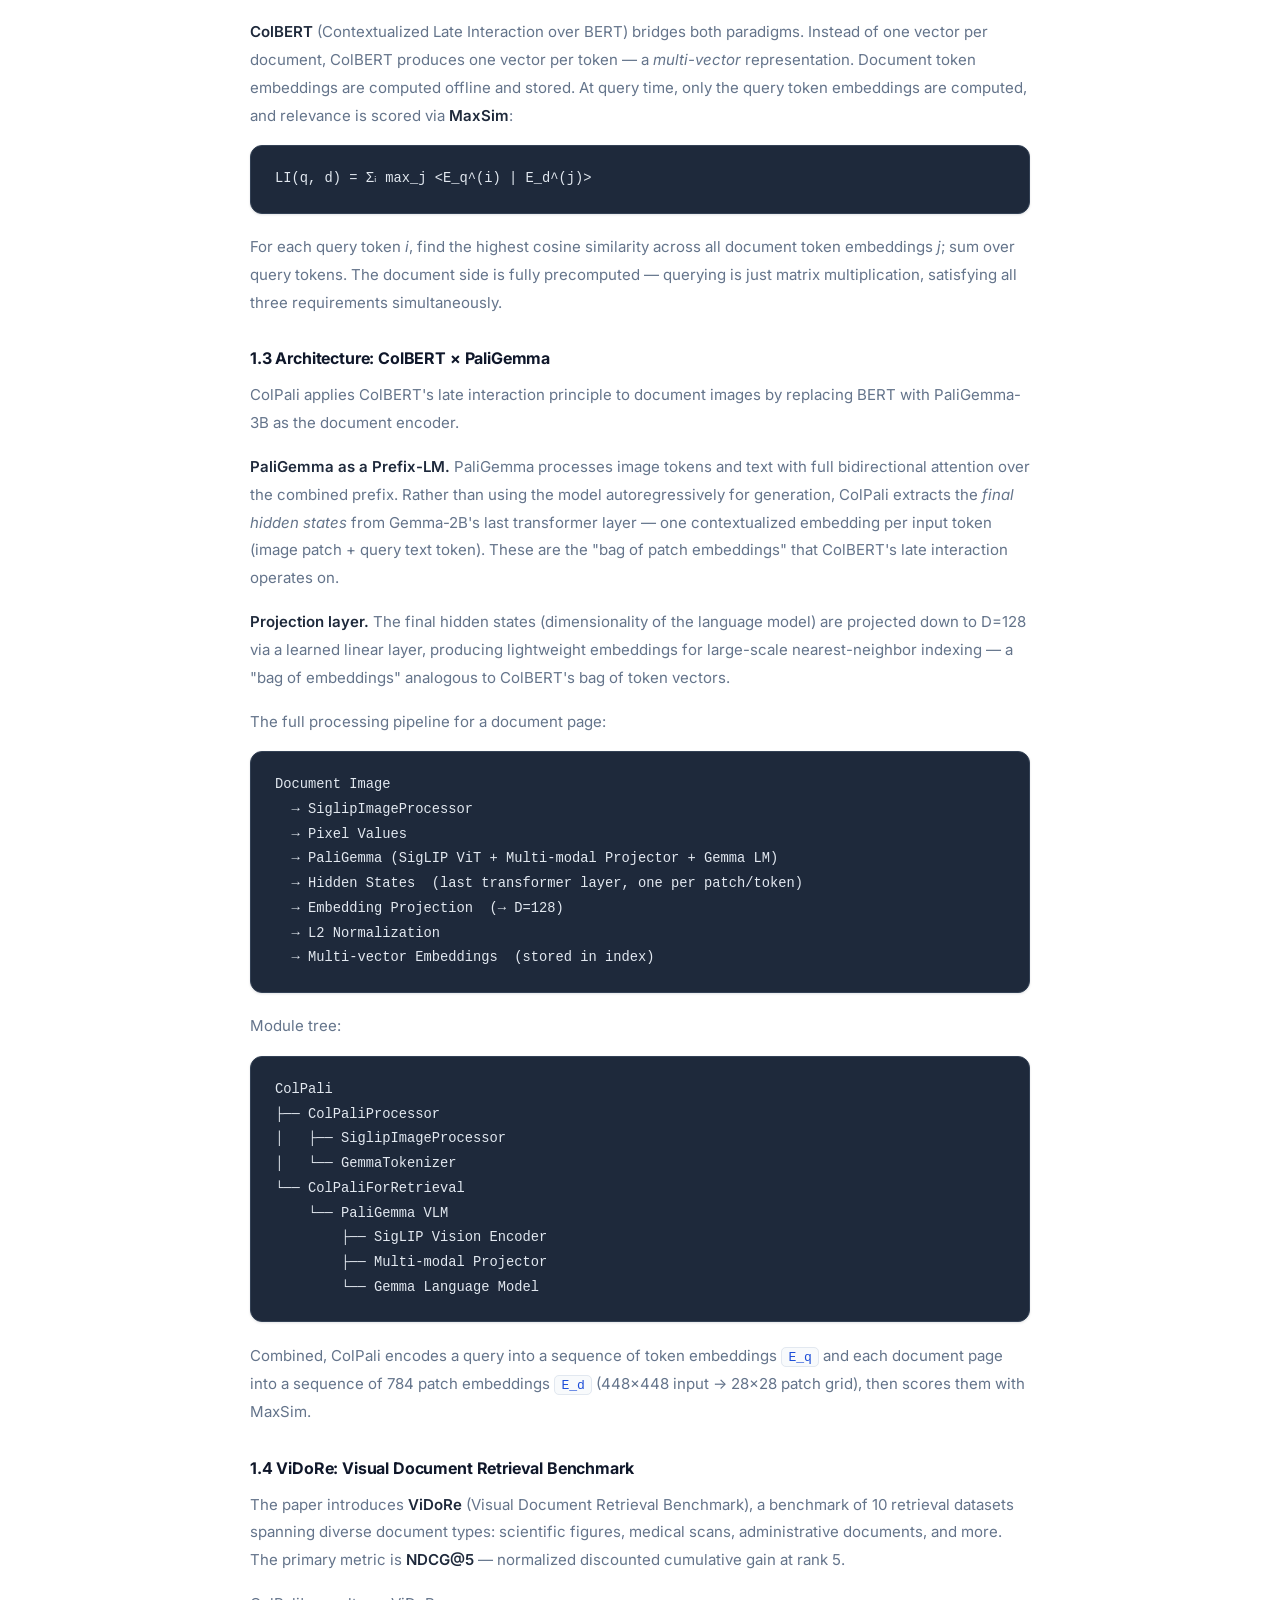
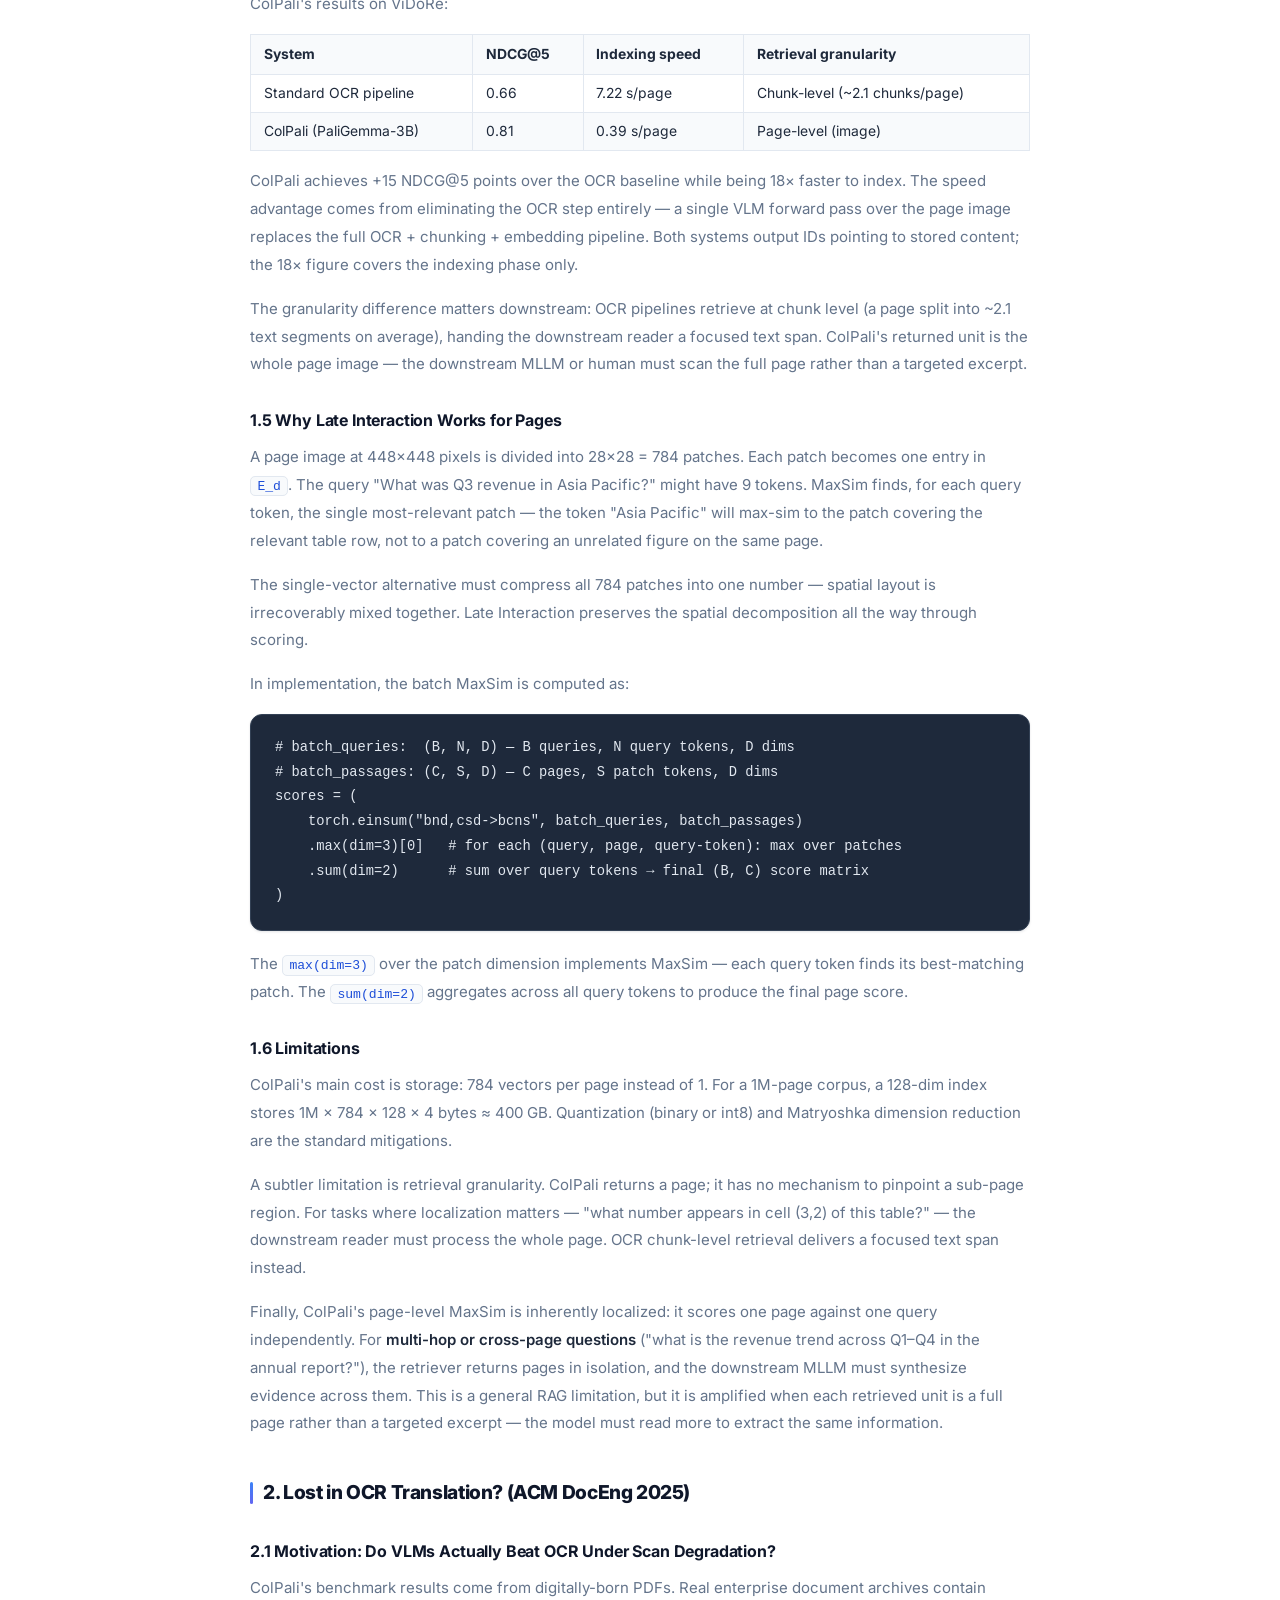
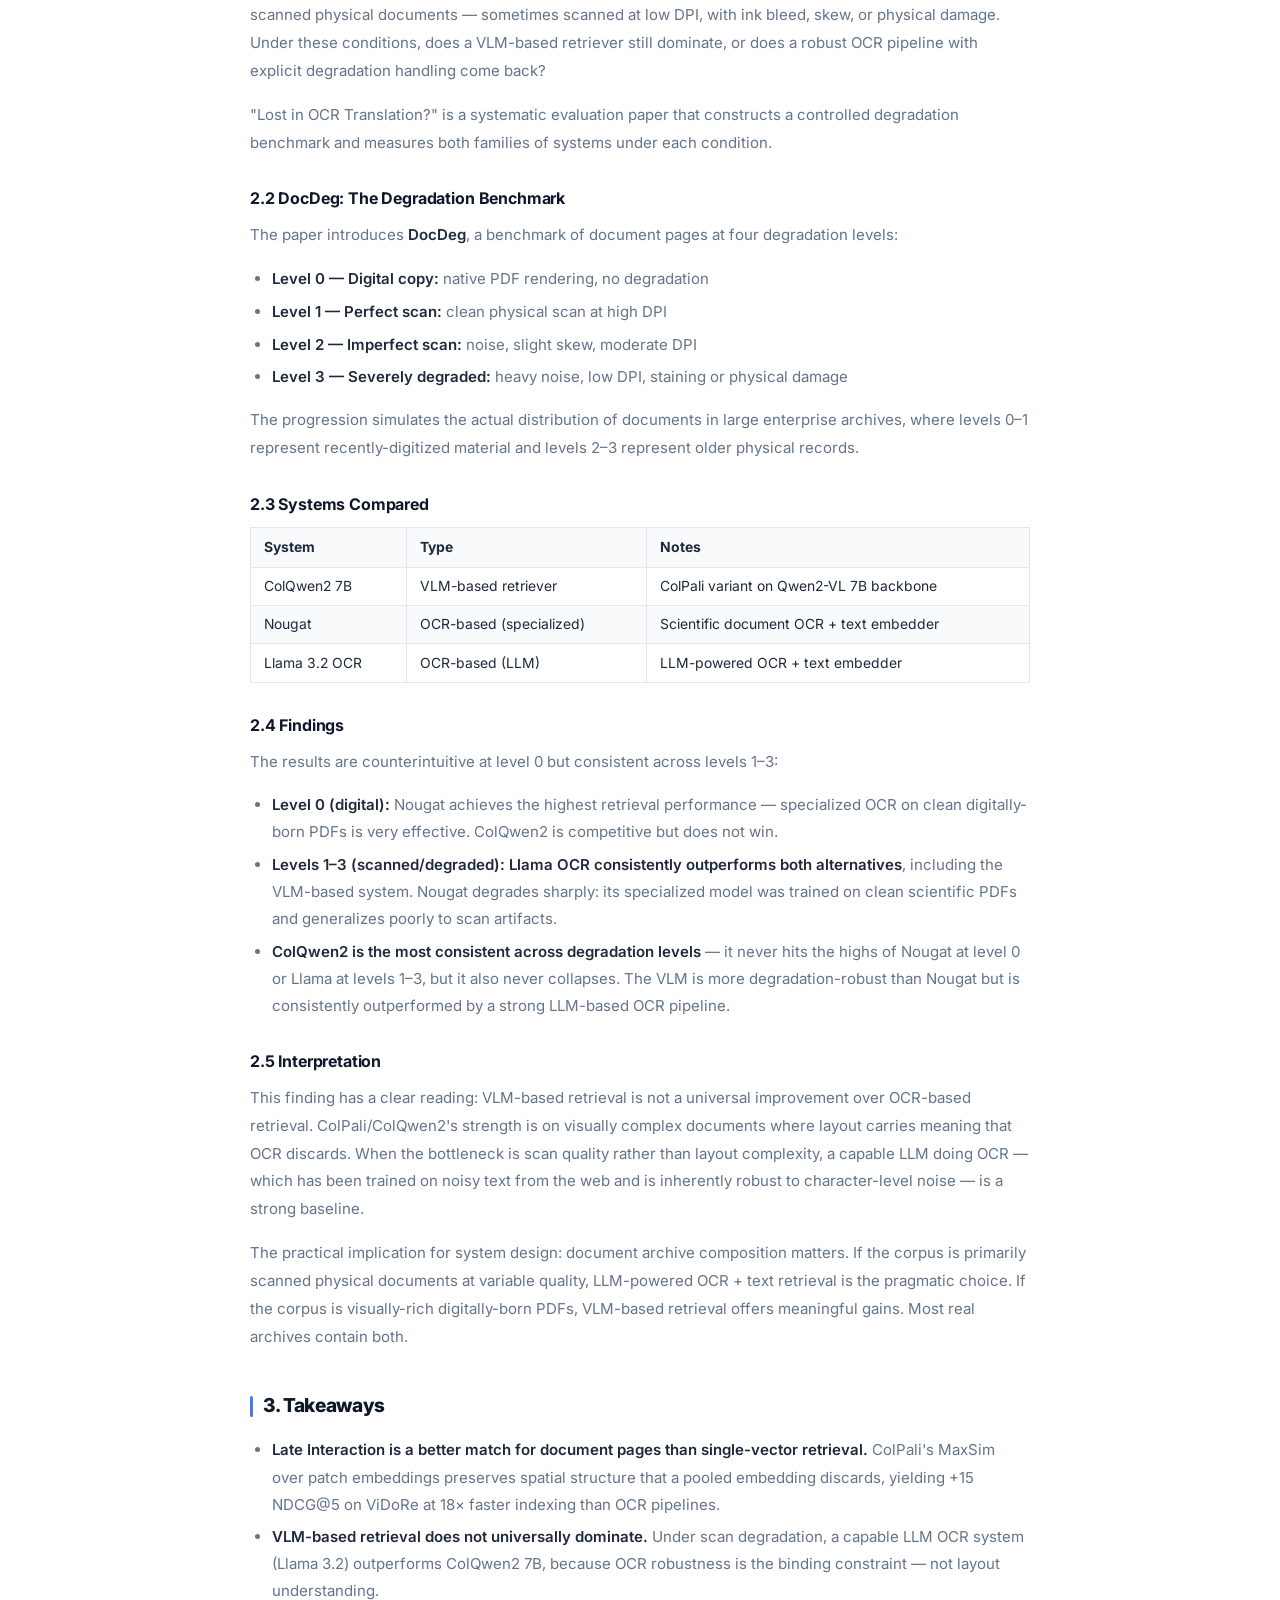
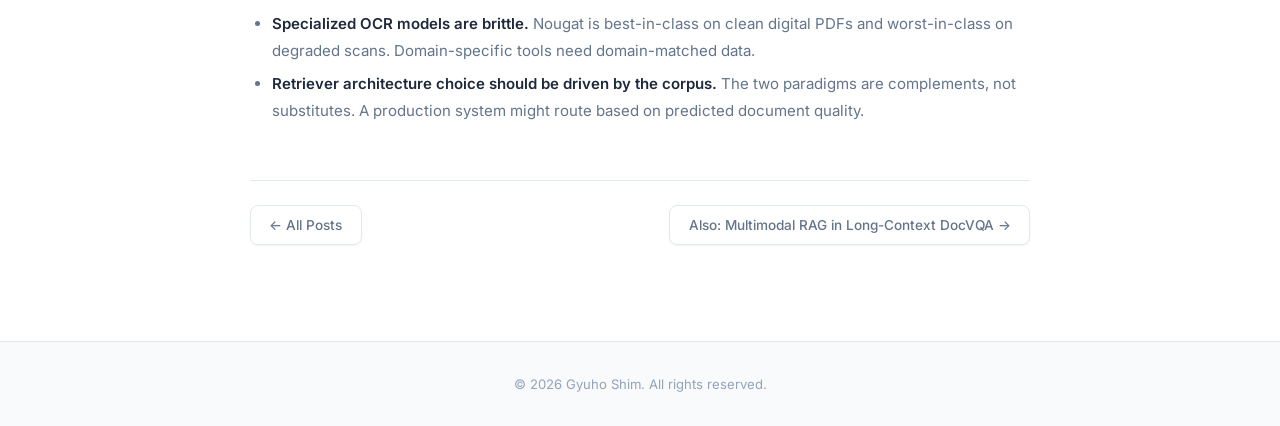
<file: blog/retrieval-in-vision-space.html>
<!DOCTYPE html>
<html lang="en">
<head>
  <meta charset="UTF-8" />
  <meta name="viewport" content="width=device-width, initial-scale=1.0" />
  <title>Retrieval in Vision Space — Gyuho Shim</title>
  <link rel="stylesheet" href="../style.css" />
  <script>(function(){var t=localStorage.getItem('theme');if(t==='dark'||(!t&&window.matchMedia('(prefers-color-scheme:dark)').matches))document.documentElement.classList.add('dark');}());</script>
  <link rel="preconnect" href="https://fonts.googleapis.com" />
  <link href="https://fonts.googleapis.com/css2?family=Inter:wght@300;400;500;600;700&display=swap" rel="stylesheet" />
</head>
<body>

<div class="cursor-dot" id="cursorDot"></div>

<!-- ===== NAVIGATION ===== -->
<nav id="navbar">
  <div class="nav-inner">
    <span class="nav-name">Gyuho Shim</span>
    <ul class="nav-links">
      <li><a href="../index.html#home">Home</a></li>
      <li><a href="../index.html#publications">Publications</a></li>
      <li><a href="../index.html#projects">Projects</a></li>
      <li><a href="../index.html#blog">Blog</a></li>
      <li><a href="../index.html#contact">Contact</a></li>
    </ul>
    <button class="theme-toggle" id="themeToggle" aria-label="Toggle dark mode"></button>
  </div>
</nav>

<!-- ===== POST HEADER ===== -->
<div class="post-header">
  <div class="container">
    <a href="../index.html#blog" class="post-back">Back to Blog</a>
    <div class="post-tag">Document Retrieval · Vision-Language Models · ColPali</div>
    <h1 class="post-title">Retrieval in Vision Space</h1>
    <p class="post-date">September 2025 · Gyuho Shim</p>
  </div>
</div>

<!-- ===== POST BODY ===== -->
<div class="post-body">
  <div class="container">

    <p>
      Classic document retrieval treats every page as a bag of words. Run OCR, chunk into paragraphs, embed the text, and retrieve. This pipeline is well-understood — and it quietly throws away half the information on a typical page. Column alignment, table borders, font weight, spatial proximity of numbers to their labels: none of it survives OCR into a text string.
    </p>
    <p>
      A newer line of work asks a different question: what if the retrieval model read the page as an image, the way a human does? This post covers two papers from my summer 2025 seminar that make this concrete — one that proposes the vision-based retrieval architecture, and one that stress-tests it against OCR-based alternatives under degraded scan conditions.
    </p>

    <h2>1. ColPali: Efficient Document Retrieval with Vision Language Models (ICLR 2025)</h2>

    <h3>1.1 The Standard Pipeline and Its Failure Mode</h3>
    <p>
      The standard RAG pipeline for document retrieval is:
    </p>
    <pre><code>PDF → OCR → text chunks → text embedder → dense index → nearest-neighbor search</code></pre>
    <p>
      On clean, purely textual documents this works fine. But real-world document collections — financial filings, academic posters, product manuals — are visually rich. A figure caption next to a bar chart, a table where column headers span two rows, a flowchart with directional arrows: OCR extracts the characters and loses everything else. The retrieved chunk says "Q3 Revenue: 4.2B" with no indication that the number appeared in a row labeled "Asia Pacific" inside a table titled "Regional Breakdown."
    </p>
    <p>
      The alternative — rendering each page as an image and using a vision-language model to understand it — was dismissed for years as too slow for indexing at scale. ColPali changes that calculus by satisfying three requirements simultaneously:
    </p>
    <ul>
      <li><strong>R1 — Strong Retrieval Performance:</strong> match or exceed OCR-based baselines on visually rich documents</li>
      <li><strong>R2 — Fast Online Querying:</strong> query-time processing must be low-latency enough for real-time use</li>
      <li><strong>R3 — High Throughput Corpus Indexation:</strong> pages must be embeddable quickly enough for large-scale offline indexing</li>
    </ul>
    <p>
      Prior VLM-based approaches failed R3 — re-encoding documents against each new query is prohibitively slow. ColPali achieves all three by separating the heavy VLM computation into offline indexing (once per document) and keeping query-time work to a lightweight MaxSim lookup.
    </p>

    <h3>1.2 Background: ColBERT and Late Interaction</h3>
    <p>
      Understanding ColPali requires understanding ColBERT, the retrieval architecture it builds on.
    </p>
    <p>
      Classical dense retrieval is <strong>bi-encoder</strong> retrieval: a query encoder and a document encoder each produce a single vector; retrieval is nearest-neighbor search over the document index. This satisfies R2 and R3 but compresses all document semantics into a single point — fine-grained token-level signals are lost.
    </p>
    <p>
      <strong>Cross-encoders</strong> are at the other extreme: query and document are fed together through a full transformer, enabling rich token-level interaction (R1). But they require a full forward pass per query-document pair — scoring a 1M-document corpus at query time is not feasible (fails R2).
    </p>
    <p>
      <strong>ColBERT</strong> (Contextualized Late Interaction over BERT) bridges both paradigms. Instead of one vector per document, ColBERT produces one vector per token — a <em>multi-vector</em> representation. Document token embeddings are computed offline and stored. At query time, only the query token embeddings are computed, and relevance is scored via <strong>MaxSim</strong>:
    </p>
    <pre><code>LI(q, d) = Σᵢ max_j &lt;E_q^(i) | E_d^(j)&gt;</code></pre>
    <p>
      For each query token <em>i</em>, find the highest cosine similarity across all document token embeddings <em>j</em>; sum over query tokens. The document side is fully precomputed — querying is just matrix multiplication, satisfying all three requirements simultaneously.
    </p>

    <h3>1.3 Architecture: ColBERT × PaliGemma</h3>
    <p>
      ColPali applies ColBERT's late interaction principle to document images by replacing BERT with PaliGemma-3B as the document encoder.
    </p>
    <p>
      <strong>PaliGemma as a Prefix-LM.</strong> PaliGemma processes image tokens and text with full bidirectional attention over the combined prefix. Rather than using the model autoregressively for generation, ColPali extracts the <em>final hidden states</em> from Gemma-2B's last transformer layer — one contextualized embedding per input token (image patch + query text token). These are the "bag of patch embeddings" that ColBERT's late interaction operates on.
    </p>
    <p>
      <strong>Projection layer.</strong> The final hidden states (dimensionality of the language model) are projected down to D=128 via a learned linear layer, producing lightweight embeddings for large-scale nearest-neighbor indexing — a "bag of embeddings" analogous to ColBERT's bag of token vectors.
    </p>
    <p>The full processing pipeline for a document page:</p>
    <pre><code>Document Image
  → SiglipImageProcessor
  → Pixel Values
  → PaliGemma (SigLIP ViT + Multi-modal Projector + Gemma LM)
  → Hidden States  (last transformer layer, one per patch/token)
  → Embedding Projection  (→ D=128)
  → L2 Normalization
  → Multi-vector Embeddings  (stored in index)</code></pre>

    <p>Module tree:</p>
    <pre><code>ColPali
├── ColPaliProcessor
│   ├── SiglipImageProcessor
│   └── GemmaTokenizer
└── ColPaliForRetrieval
    └── PaliGemma VLM
        ├── SigLIP Vision Encoder
        ├── Multi-modal Projector
        └── Gemma Language Model</code></pre>

    <p>
      Combined, ColPali encodes a query into a sequence of token embeddings <code>E_q</code> and each document page into a sequence of 784 patch embeddings <code>E_d</code> (448×448 input → 28×28 patch grid), then scores them with MaxSim.
    </p>

    <h3>1.4 ViDoRe: Visual Document Retrieval Benchmark</h3>
    <p>
      The paper introduces <strong>ViDoRe</strong> (Visual Document Retrieval Benchmark), a benchmark of 10 retrieval datasets spanning diverse document types: scientific figures, medical scans, administrative documents, and more. The primary metric is <strong>NDCG@5</strong> — normalized discounted cumulative gain at rank 5.
    </p>
    <p>
      ColPali's results on ViDoRe:
    </p>

    <table style="width:100%;border-collapse:collapse;font-size:0.87rem;margin-bottom:1rem;">
      <thead style="background:var(--bg-alt);">
        <tr>
          <th style="text-align:left;padding:0.5rem 0.8rem;border:1px solid var(--border);">System</th>
          <th style="text-align:left;padding:0.5rem 0.8rem;border:1px solid var(--border);">NDCG@5</th>
          <th style="text-align:left;padding:0.5rem 0.8rem;border:1px solid var(--border);">Indexing speed</th>
          <th style="text-align:left;padding:0.5rem 0.8rem;border:1px solid var(--border);">Retrieval granularity</th>
        </tr>
      </thead>
      <tbody>
        <tr>
          <td style="padding:0.45rem 0.8rem;border:1px solid var(--border);">Standard OCR pipeline</td>
          <td style="padding:0.45rem 0.8rem;border:1px solid var(--border);">0.66</td>
          <td style="padding:0.45rem 0.8rem;border:1px solid var(--border);">7.22 s/page</td>
          <td style="padding:0.45rem 0.8rem;border:1px solid var(--border);">Chunk-level (~2.1 chunks/page)</td>
        </tr>
        <tr style="background:var(--bg-alt);">
          <td style="padding:0.45rem 0.8rem;border:1px solid var(--border);">ColPali (PaliGemma-3B)</td>
          <td style="padding:0.45rem 0.8rem;border:1px solid var(--border);">0.81</td>
          <td style="padding:0.45rem 0.8rem;border:1px solid var(--border);">0.39 s/page</td>
          <td style="padding:0.45rem 0.8rem;border:1px solid var(--border);">Page-level (image)</td>
        </tr>
      </tbody>
    </table>

    <p>
      ColPali achieves +15 NDCG@5 points over the OCR baseline while being 18× faster to index. The speed advantage comes from eliminating the OCR step entirely — a single VLM forward pass over the page image replaces the full OCR + chunking + embedding pipeline. Both systems output IDs pointing to stored content; the 18× figure covers the indexing phase only.
    </p>
    <p>
      The granularity difference matters downstream: OCR pipelines retrieve at chunk level (a page split into ~2.1 text segments on average), handing the downstream reader a focused text span. ColPali's returned unit is the whole page image — the downstream MLLM or human must scan the full page rather than a targeted excerpt.
    </p>

    <h3>1.5 Why Late Interaction Works for Pages</h3>
    <p>
      A page image at 448×448 pixels is divided into 28×28 = 784 patches. Each patch becomes one entry in <code>E_d</code>. The query "What was Q3 revenue in Asia Pacific?" might have 9 tokens. MaxSim finds, for each query token, the single most-relevant patch — the token "Asia Pacific" will max-sim to the patch covering the relevant table row, not to a patch covering an unrelated figure on the same page.
    </p>
    <p>
      The single-vector alternative must compress all 784 patches into one number — spatial layout is irrecoverably mixed together. Late Interaction preserves the spatial decomposition all the way through scoring.
    </p>
    <p>In implementation, the batch MaxSim is computed as:</p>
    <pre><code># batch_queries:  (B, N, D) — B queries, N query tokens, D dims
# batch_passages: (C, S, D) — C pages, S patch tokens, D dims
scores = (
    torch.einsum("bnd,csd-&gt;bcns", batch_queries, batch_passages)
    .max(dim=3)[0]   # for each (query, page, query-token): max over patches
    .sum(dim=2)      # sum over query tokens → final (B, C) score matrix
)</code></pre>
    <p>
      The <code>max(dim=3)</code> over the patch dimension implements MaxSim — each query token finds its best-matching patch. The <code>sum(dim=2)</code> aggregates across all query tokens to produce the final page score.
    </p>

    <h3>1.6 Limitations</h3>
    <p>
      ColPali's main cost is storage: 784 vectors per page instead of 1. For a 1M-page corpus, a 128-dim index stores 1M × 784 × 128 × 4 bytes ≈ 400 GB. Quantization (binary or int8) and Matryoshka dimension reduction are the standard mitigations.
    </p>
    <p>
      A subtler limitation is retrieval granularity. ColPali returns a page; it has no mechanism to pinpoint a sub-page region. For tasks where localization matters — "what number appears in cell (3,2) of this table?" — the downstream reader must process the whole page. OCR chunk-level retrieval delivers a focused text span instead.
    </p>
    <p>
      Finally, ColPali's page-level MaxSim is inherently localized: it scores one page against one query independently. For <strong>multi-hop or cross-page questions</strong> ("what is the revenue trend across Q1–Q4 in the annual report?"), the retriever returns pages in isolation, and the downstream MLLM must synthesize evidence across them. This is a general RAG limitation, but it is amplified when each retrieved unit is a full page rather than a targeted excerpt — the model must read more to extract the same information.
    </p>

    <h2>2. Lost in OCR Translation? (ACM DocEng 2025)</h2>

    <h3>2.1 Motivation: Do VLMs Actually Beat OCR Under Scan Degradation?</h3>
    <p>
      ColPali's benchmark results come from digitally-born PDFs. Real enterprise document archives contain scanned physical documents — sometimes scanned at low DPI, with ink bleed, skew, or physical damage. Under these conditions, does a VLM-based retriever still dominate, or does a robust OCR pipeline with explicit degradation handling come back?
    </p>
    <p>
      "Lost in OCR Translation?" is a systematic evaluation paper that constructs a controlled degradation benchmark and measures both families of systems under each condition.
    </p>

    <h3>2.2 DocDeg: The Degradation Benchmark</h3>
    <p>
      The paper introduces <strong>DocDeg</strong>, a benchmark of document pages at four degradation levels:
    </p>
    <ul>
      <li><strong>Level 0 — Digital copy:</strong> native PDF rendering, no degradation</li>
      <li><strong>Level 1 — Perfect scan:</strong> clean physical scan at high DPI</li>
      <li><strong>Level 2 — Imperfect scan:</strong> noise, slight skew, moderate DPI</li>
      <li><strong>Level 3 — Severely degraded:</strong> heavy noise, low DPI, staining or physical damage</li>
    </ul>
    <p>
      The progression simulates the actual distribution of documents in large enterprise archives, where levels 0–1 represent recently-digitized material and levels 2–3 represent older physical records.
    </p>

    <h3>2.3 Systems Compared</h3>

    <table style="width:100%;border-collapse:collapse;font-size:0.87rem;margin-bottom:1rem;">
      <thead style="background:var(--bg-alt);">
        <tr>
          <th style="text-align:left;padding:0.5rem 0.8rem;border:1px solid var(--border);">System</th>
          <th style="text-align:left;padding:0.5rem 0.8rem;border:1px solid var(--border);">Type</th>
          <th style="text-align:left;padding:0.5rem 0.8rem;border:1px solid var(--border);">Notes</th>
        </tr>
      </thead>
      <tbody>
        <tr>
          <td style="padding:0.45rem 0.8rem;border:1px solid var(--border);">ColQwen2 7B</td>
          <td style="padding:0.45rem 0.8rem;border:1px solid var(--border);">VLM-based retriever</td>
          <td style="padding:0.45rem 0.8rem;border:1px solid var(--border);">ColPali variant on Qwen2-VL 7B backbone</td>
        </tr>
        <tr style="background:var(--bg-alt);">
          <td style="padding:0.45rem 0.8rem;border:1px solid var(--border);">Nougat</td>
          <td style="padding:0.45rem 0.8rem;border:1px solid var(--border);">OCR-based (specialized)</td>
          <td style="padding:0.45rem 0.8rem;border:1px solid var(--border);">Scientific document OCR + text embedder</td>
        </tr>
        <tr>
          <td style="padding:0.45rem 0.8rem;border:1px solid var(--border);">Llama 3.2 OCR</td>
          <td style="padding:0.45rem 0.8rem;border:1px solid var(--border);">OCR-based (LLM)</td>
          <td style="padding:0.45rem 0.8rem;border:1px solid var(--border);">LLM-powered OCR + text embedder</td>
        </tr>
      </tbody>
    </table>

    <h3>2.4 Findings</h3>
    <p>
      The results are counterintuitive at level 0 but consistent across levels 1–3:
    </p>
    <ul>
      <li><strong>Level 0 (digital):</strong> Nougat achieves the highest retrieval performance — specialized OCR on clean digitally-born PDFs is very effective. ColQwen2 is competitive but does not win.</li>
      <li><strong>Levels 1–3 (scanned/degraded):</strong> <strong>Llama OCR consistently outperforms both alternatives</strong>, including the VLM-based system. Nougat degrades sharply: its specialized model was trained on clean scientific PDFs and generalizes poorly to scan artifacts.</li>
      <li><strong>ColQwen2 is the most consistent across degradation levels</strong> — it never hits the highs of Nougat at level 0 or Llama at levels 1–3, but it also never collapses. The VLM is more degradation-robust than Nougat but is consistently outperformed by a strong LLM-based OCR pipeline.</li>
    </ul>

    <h3>2.5 Interpretation</h3>
    <p>
      This finding has a clear reading: VLM-based retrieval is not a universal improvement over OCR-based retrieval. ColPali/ColQwen2's strength is on visually complex documents where layout carries meaning that OCR discards. When the bottleneck is scan quality rather than layout complexity, a capable LLM doing OCR — which has been trained on noisy text from the web and is inherently robust to character-level noise — is a strong baseline.
    </p>
    <p>
      The practical implication for system design: document archive composition matters. If the corpus is primarily scanned physical documents at variable quality, LLM-powered OCR + text retrieval is the pragmatic choice. If the corpus is visually-rich digitally-born PDFs, VLM-based retrieval offers meaningful gains. Most real archives contain both.
    </p>

    <h2>3. Takeaways</h2>

    <ul>
      <li><strong>Late Interaction is a better match for document pages than single-vector retrieval.</strong> ColPali's MaxSim over patch embeddings preserves spatial structure that a pooled embedding discards, yielding +15 NDCG@5 on ViDoRe at 18× faster indexing than OCR pipelines.</li>
      <li><strong>VLM-based retrieval does not universally dominate.</strong> Under scan degradation, a capable LLM OCR system (Llama 3.2) outperforms ColQwen2 7B, because OCR robustness is the binding constraint — not layout understanding.</li>
      <li><strong>Specialized OCR models are brittle.</strong> Nougat is best-in-class on clean digital PDFs and worst-in-class on degraded scans. Domain-specific tools need domain-matched data.</li>
      <li><strong>Retriever architecture choice should be driven by the corpus.</strong> The two paradigms are complements, not substitutes. A production system might route based on predicted document quality.</li>
    </ul>

    <div class="post-footer">
      <a href="../index.html#blog" class="post-footer-back btn btn-outline">← All Posts</a>
      <a href="multimodal-rag-long-context-docvqa.html" class="post-footer-back btn btn-outline">Also: Multimodal RAG in Long-Context DocVQA →</a>
    </div>

  </div>
</div>

<!-- ===== FOOTER ===== -->
<footer>
  <p>© 2026 Gyuho Shim. All rights reserved.</p>
</footer>

<script>
  // Theme toggle
  (function() {
    var btn = document.getElementById('themeToggle');
    function updateIcon() {
      btn.textContent = document.documentElement.classList.contains('dark') ? '☀️' : '🌙';
    }
    updateIcon();
    btn.addEventListener('click', function() {
      var isDark = document.documentElement.classList.toggle('dark');
      localStorage.setItem('theme', isDark ? 'dark' : 'light');
      updateIcon();
    });
  })();

  // Custom cursor
  (function() {
    var dot = document.getElementById('cursorDot');
    if (!dot || !window.matchMedia('(hover:hover) and (pointer:fine)').matches) return;
    document.addEventListener('mousemove', function(e) {
      dot.style.left = e.clientX + 'px'; dot.style.top = e.clientY + 'px';
      var t = document.createElement('div');
      var sz = (2 + Math.random() * 3).toFixed(1);
      t.style.cssText = 'position:fixed;pointer-events:none;border-radius:50%;z-index:99999;'
        + 'left:' + e.clientX + 'px;top:' + e.clientY + 'px;'
        + 'width:' + sz + 'px;height:' + sz + 'px;'
        + 'background:var(--accent);'
        + 'animation:cursor-trail-fade 1.3s ease-in forwards;';
      document.body.appendChild(t);
      setTimeout(function() { t.parentNode && t.parentNode.removeChild(t); }, 1320);
    });
    var sel = 'a,button,.btn,.chip,.pub-card,.proj-card,.edu-item,.exp-item,.blog-item';
    document.addEventListener('mouseover', function(e) {
      if (e.target.closest(sel)) document.body.classList.add('cursor-hover');
    });
    document.addEventListener('mouseout', function(e) {
      if (e.target.closest(sel)) document.body.classList.remove('cursor-hover');
    });
  })();

  window.addEventListener('scroll', () => {
    document.getElementById('navbar').classList.toggle('scrolled', window.scrollY > 20);
  });
</script>

</body>
</html>
</file>
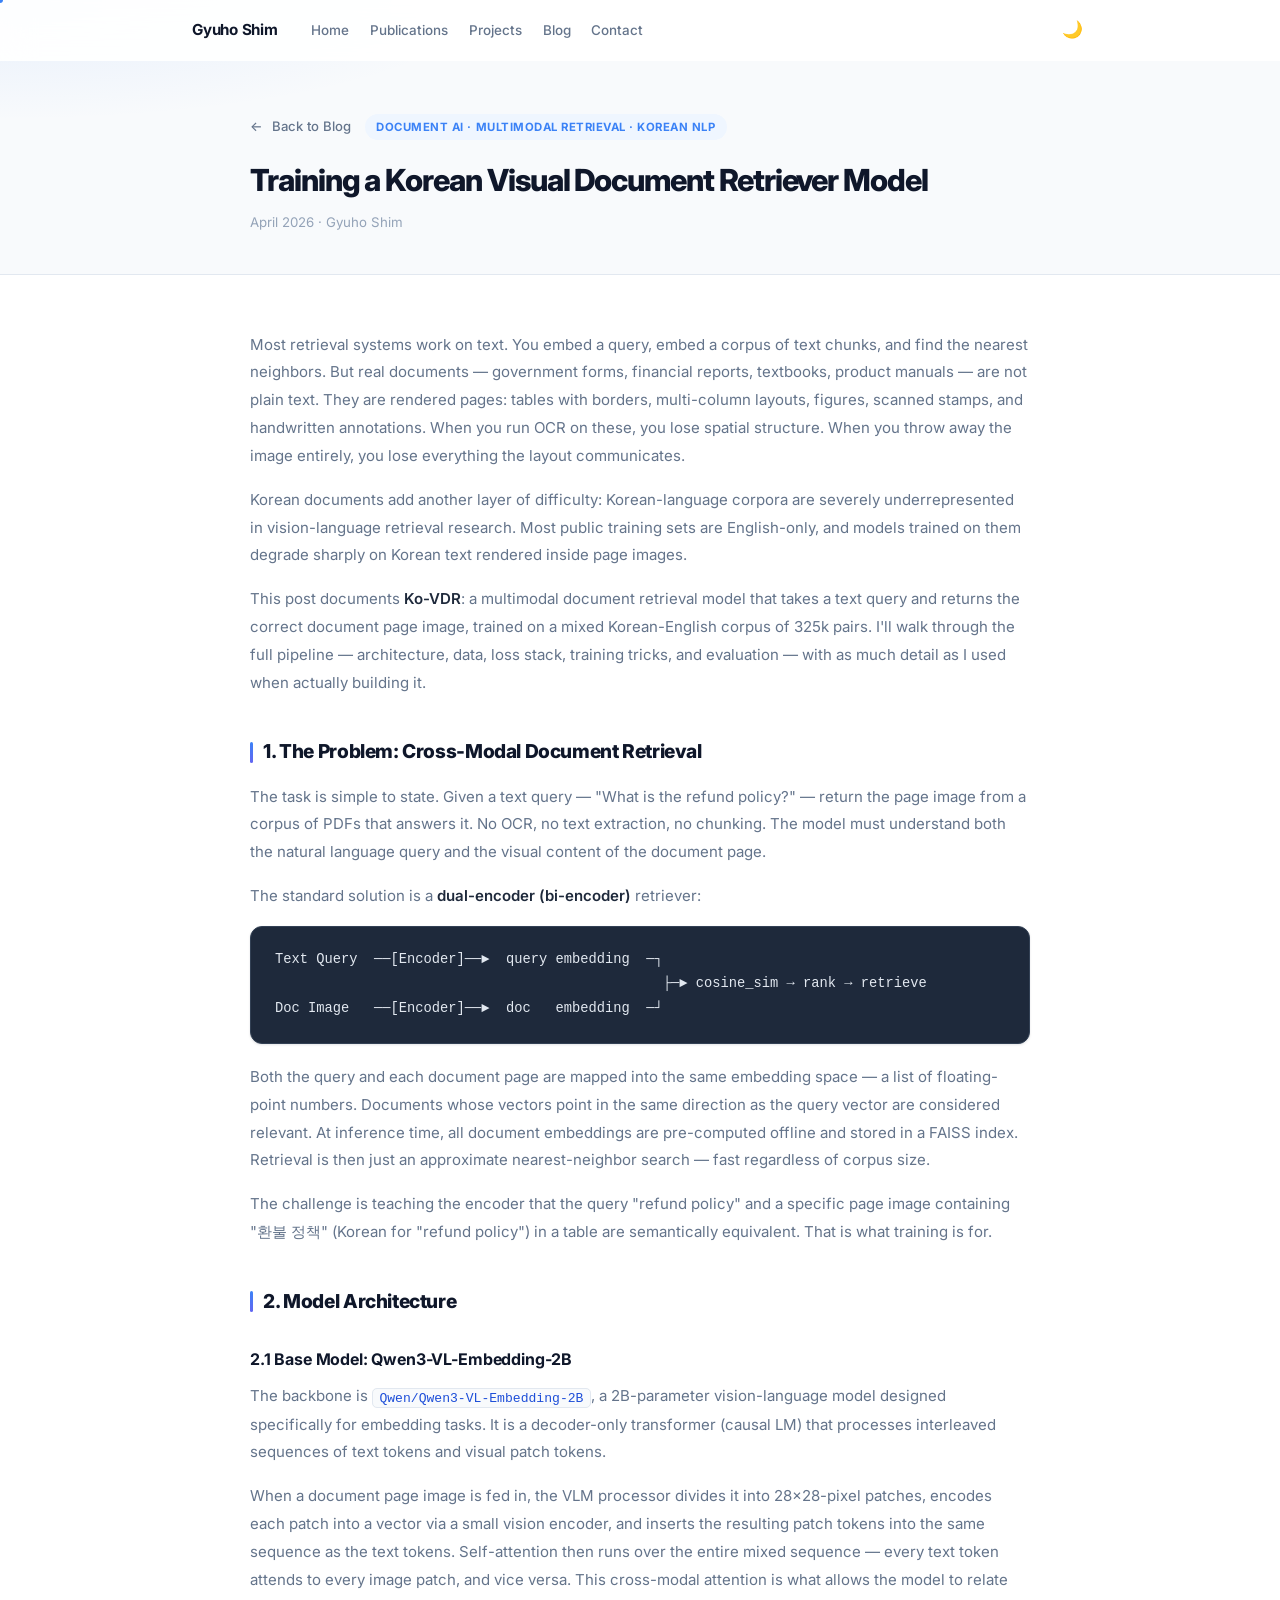
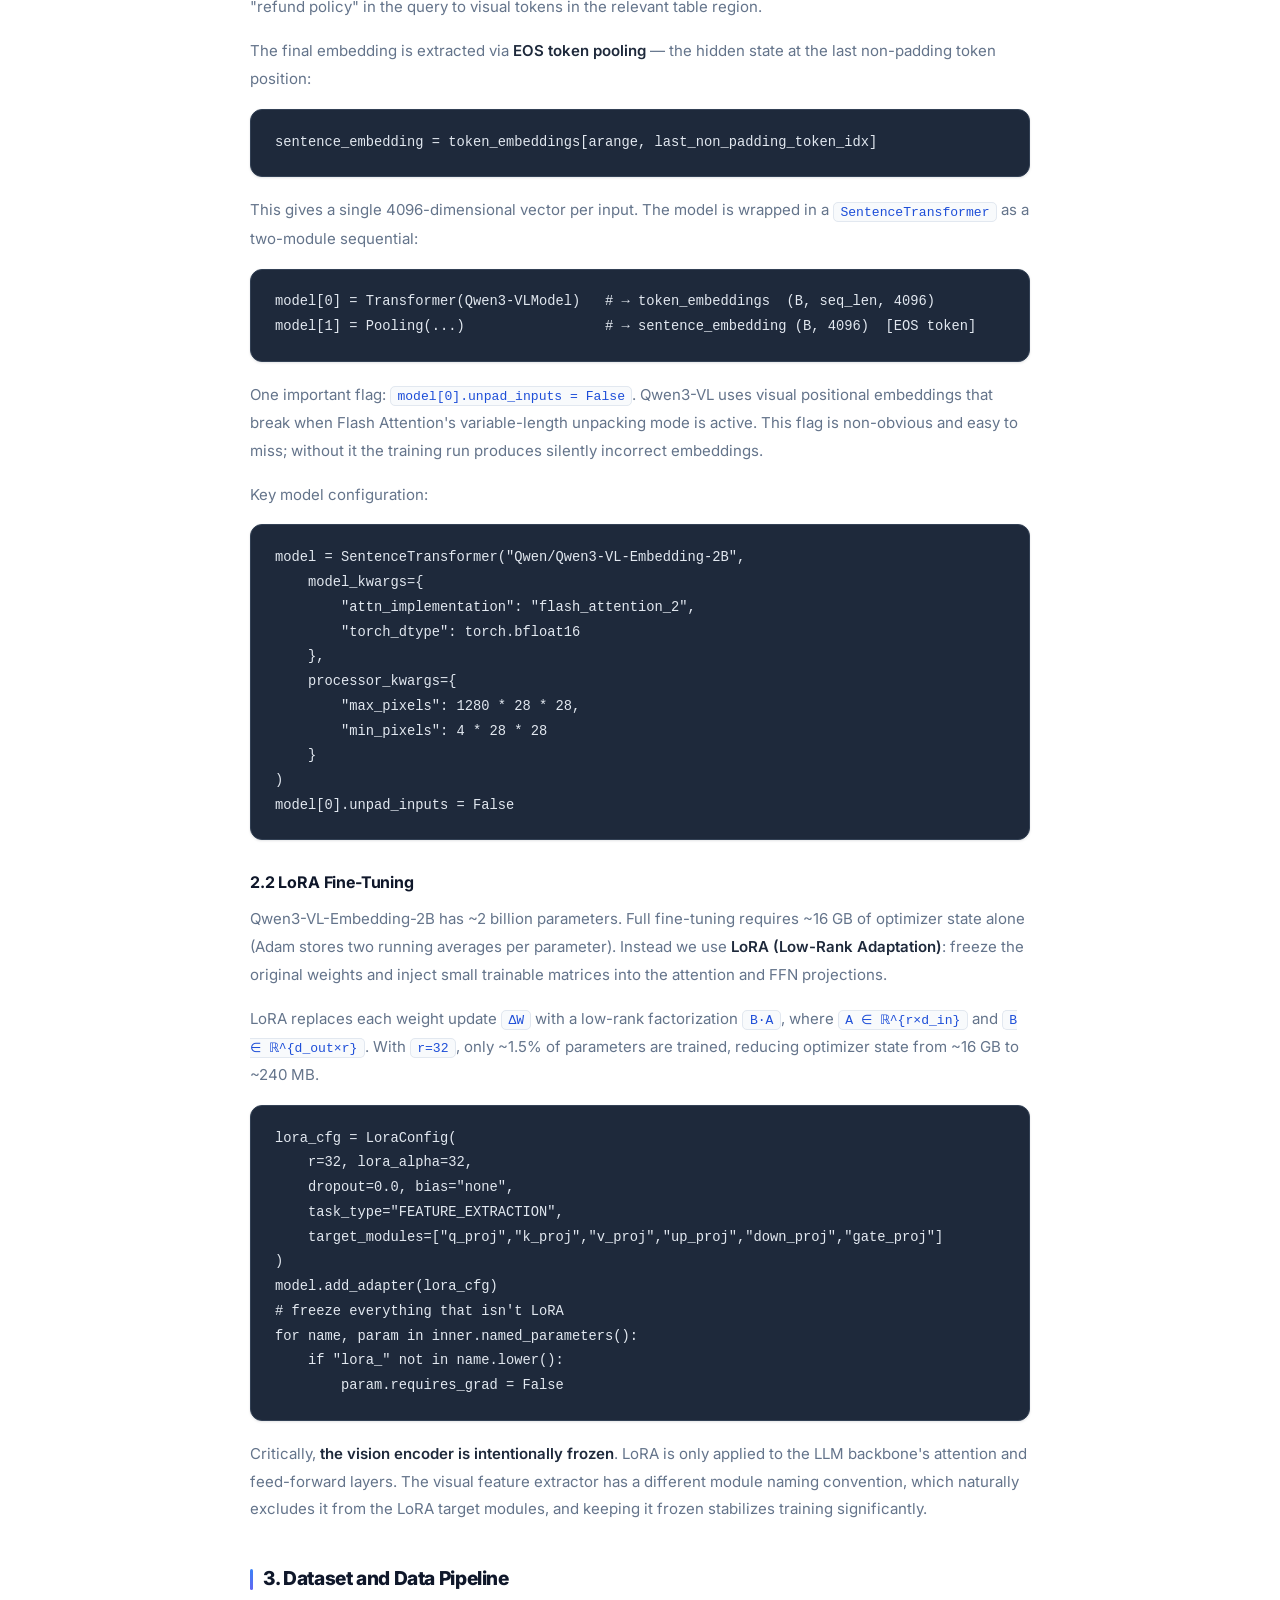
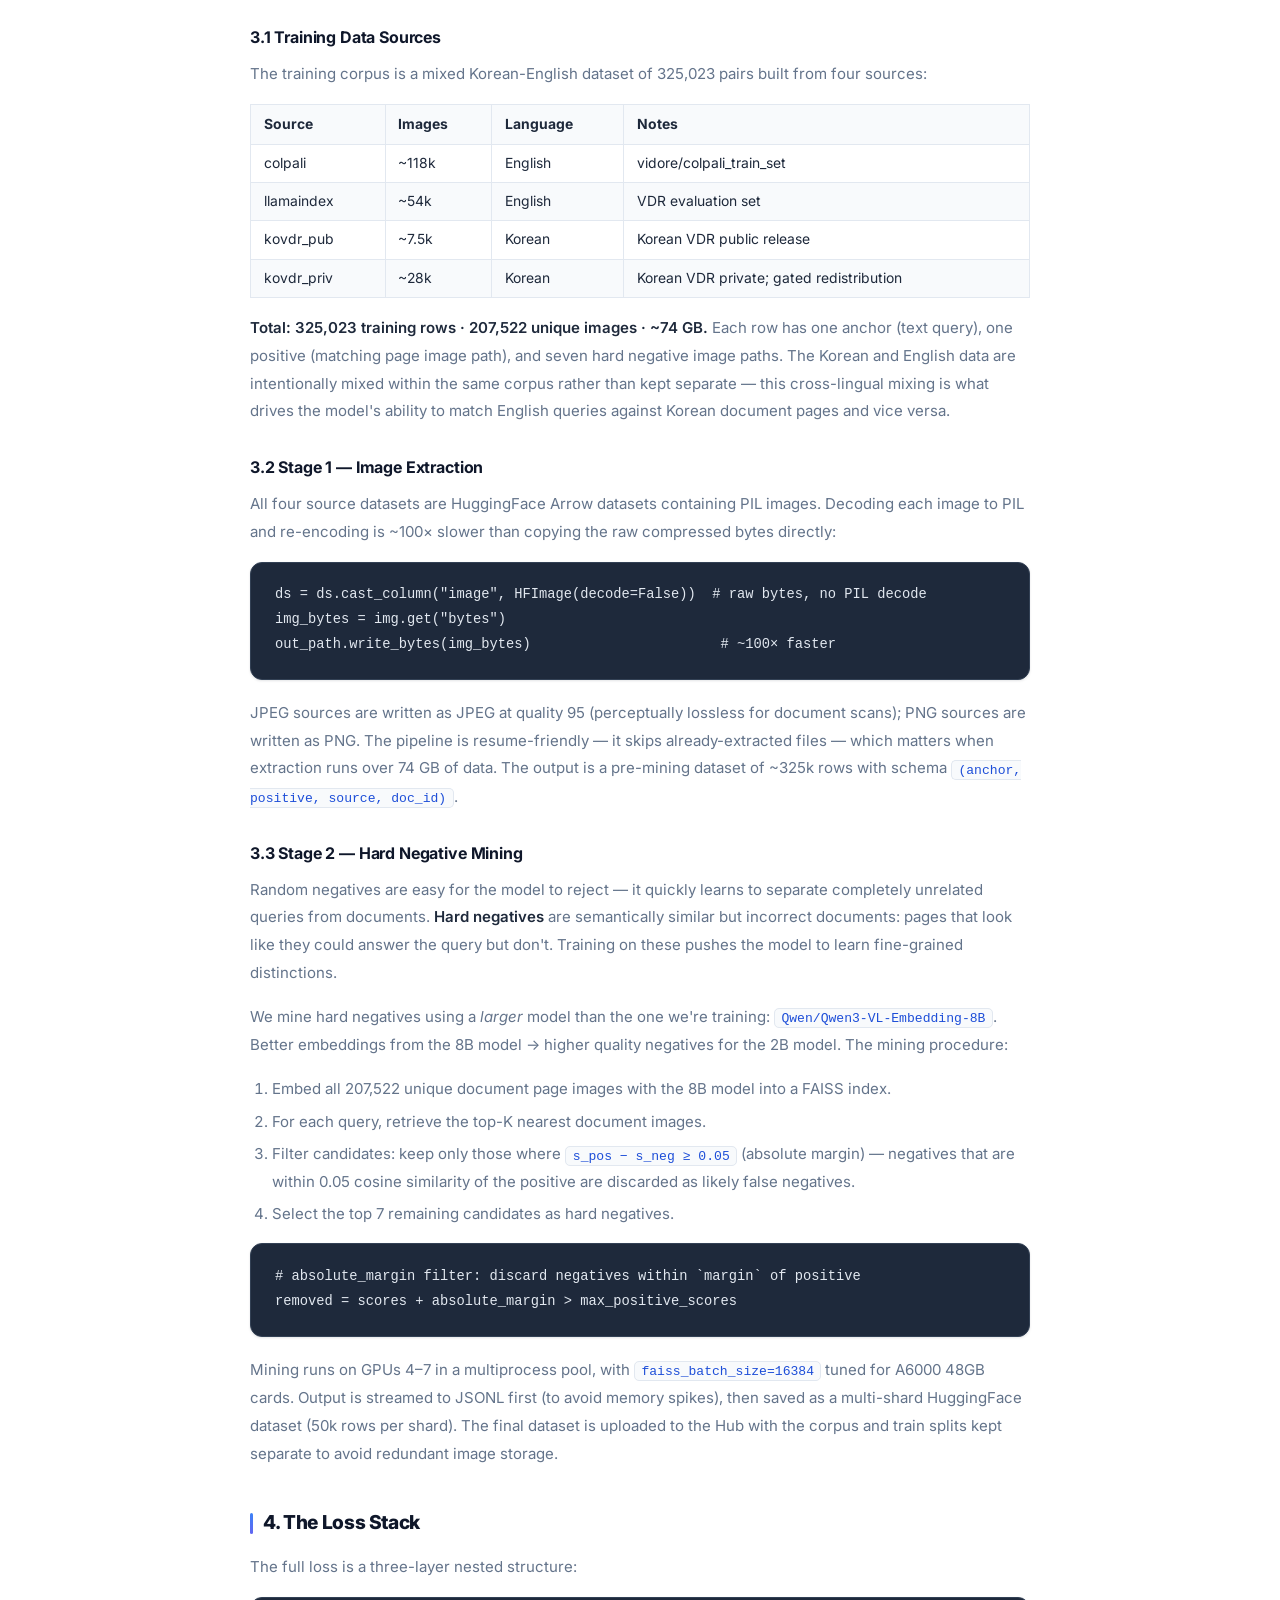
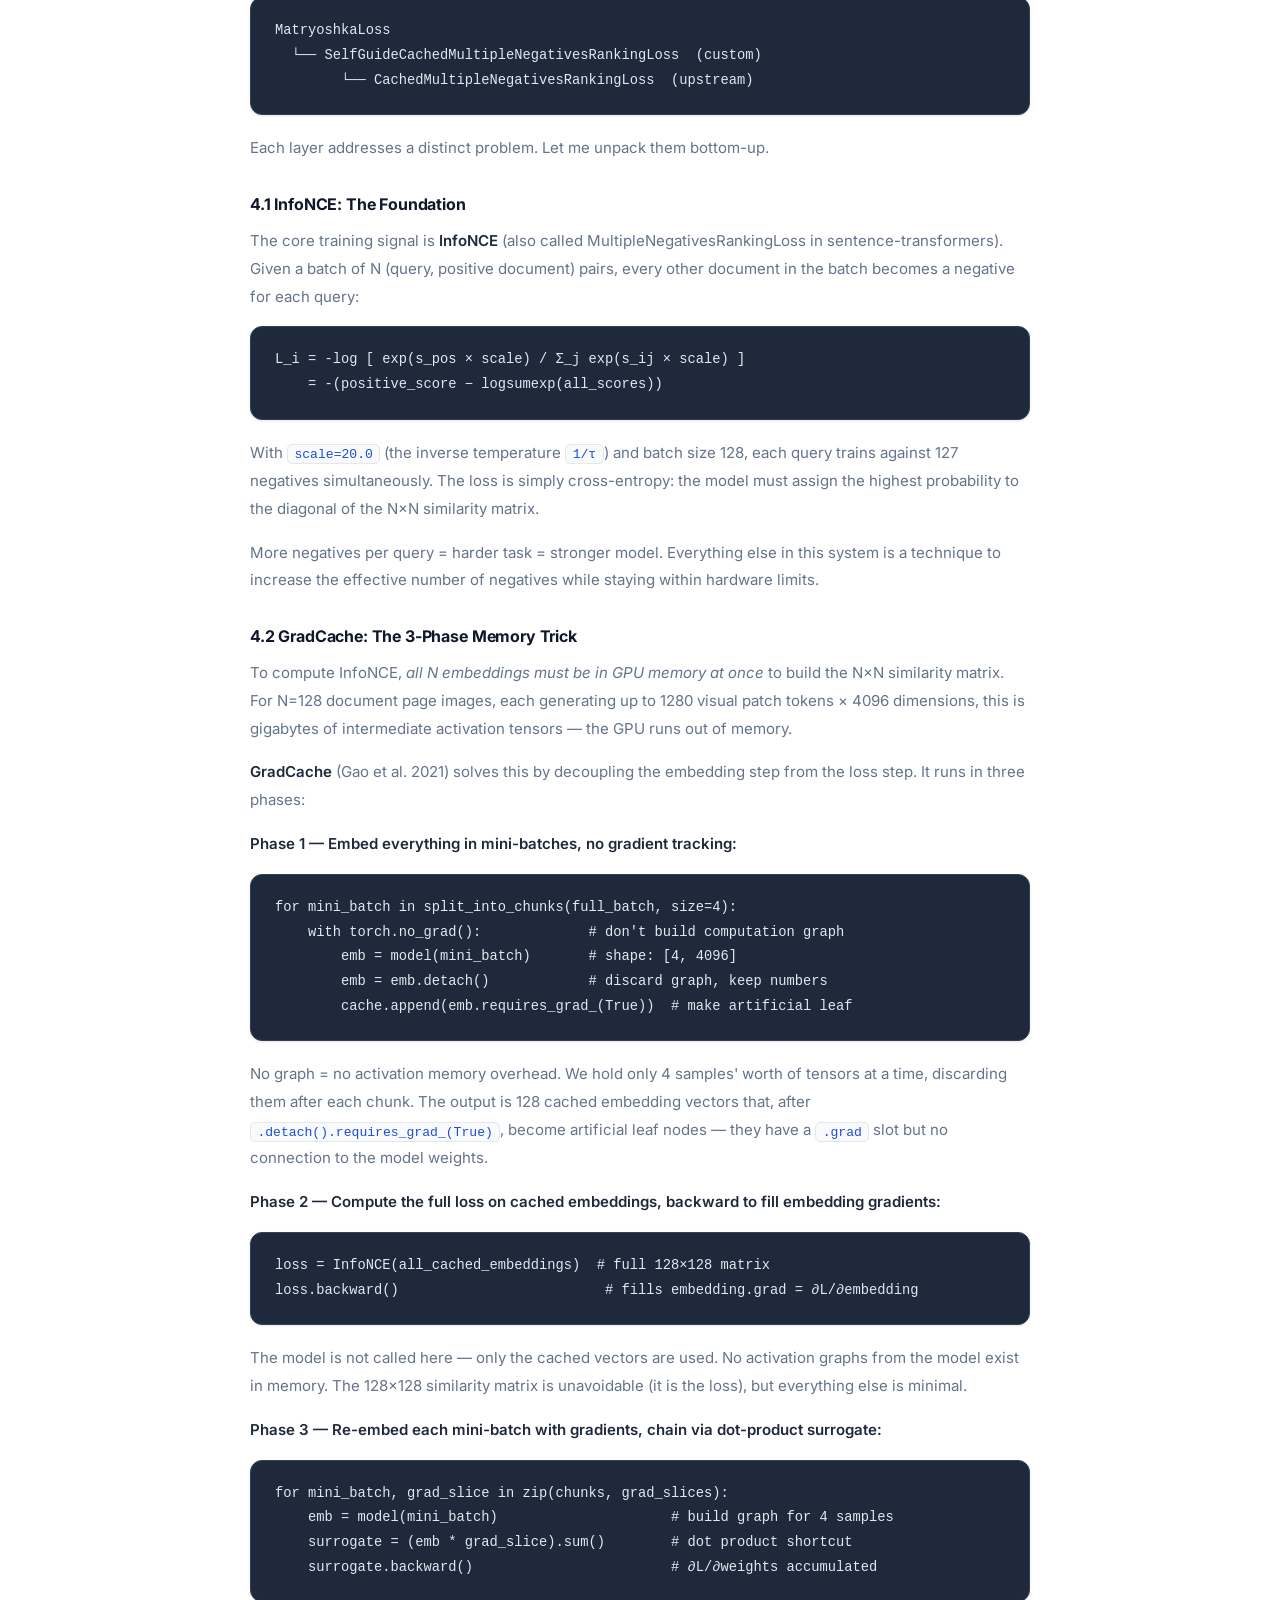
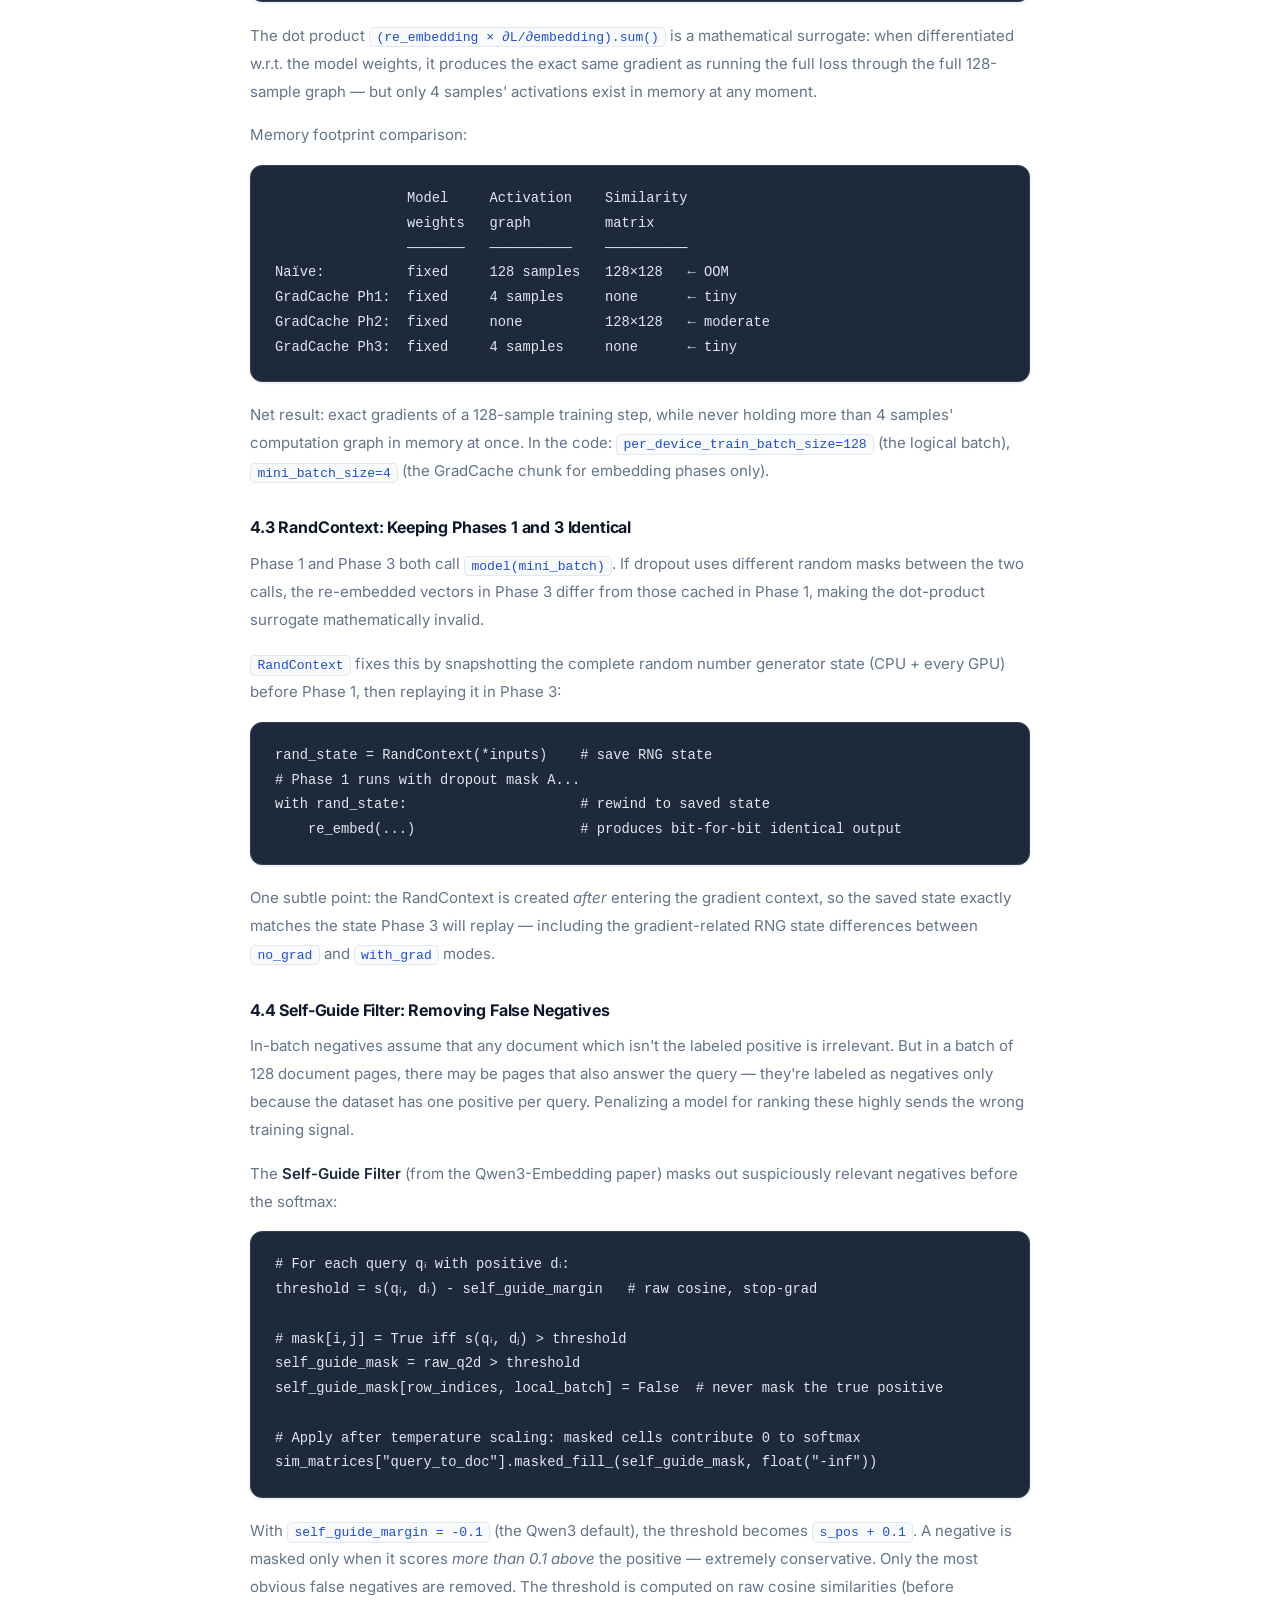
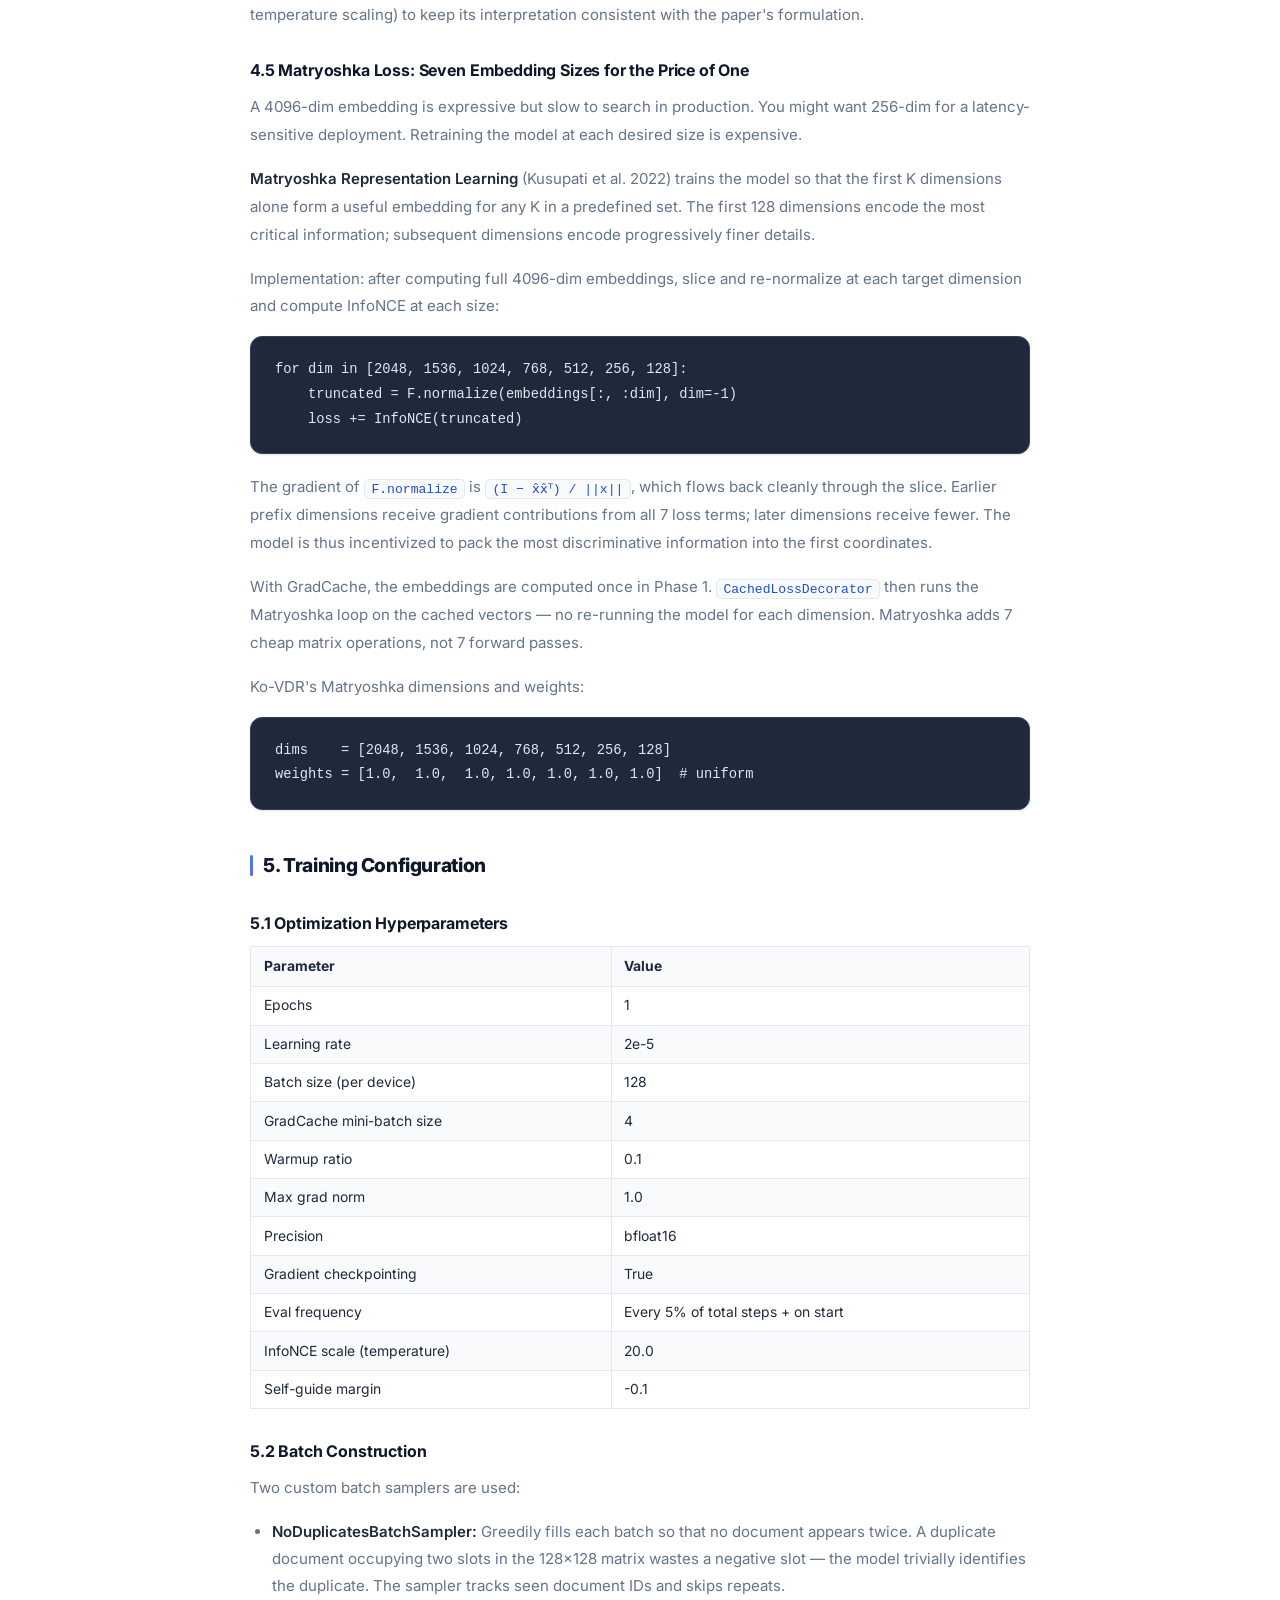
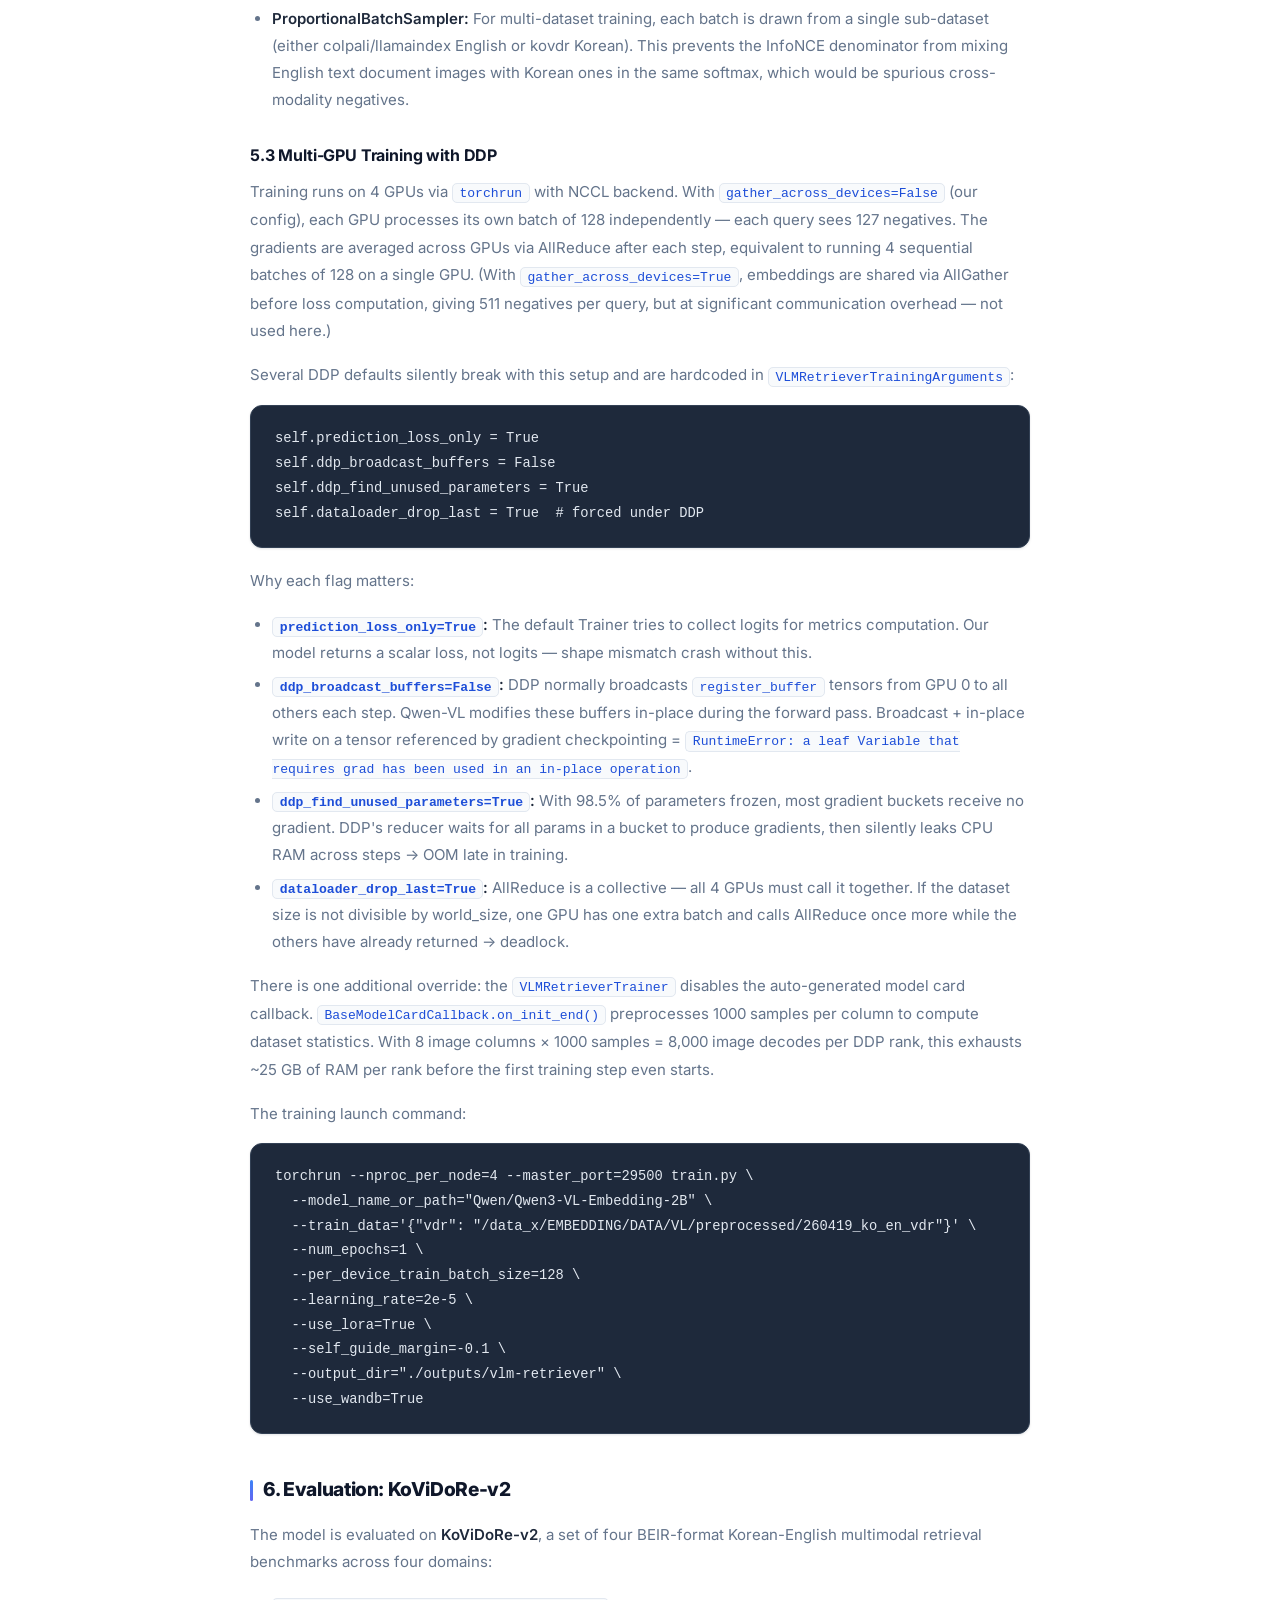
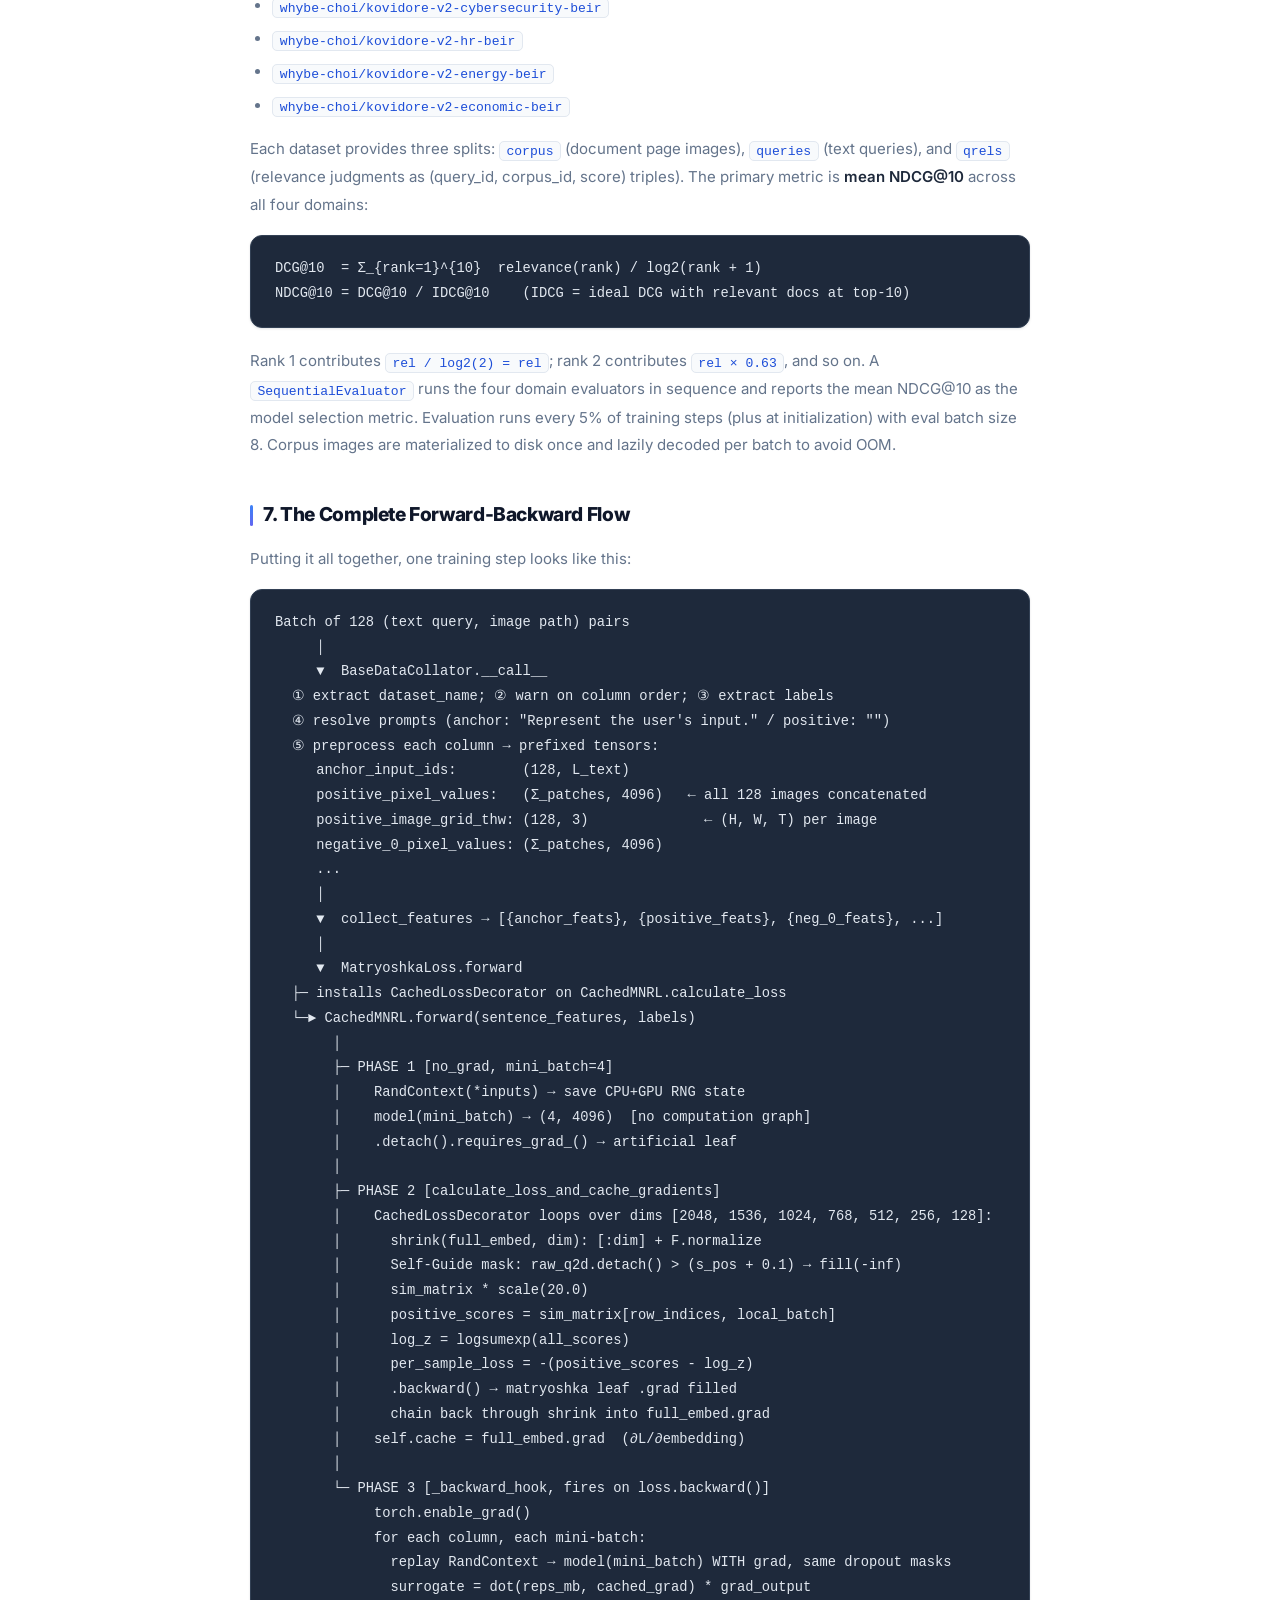
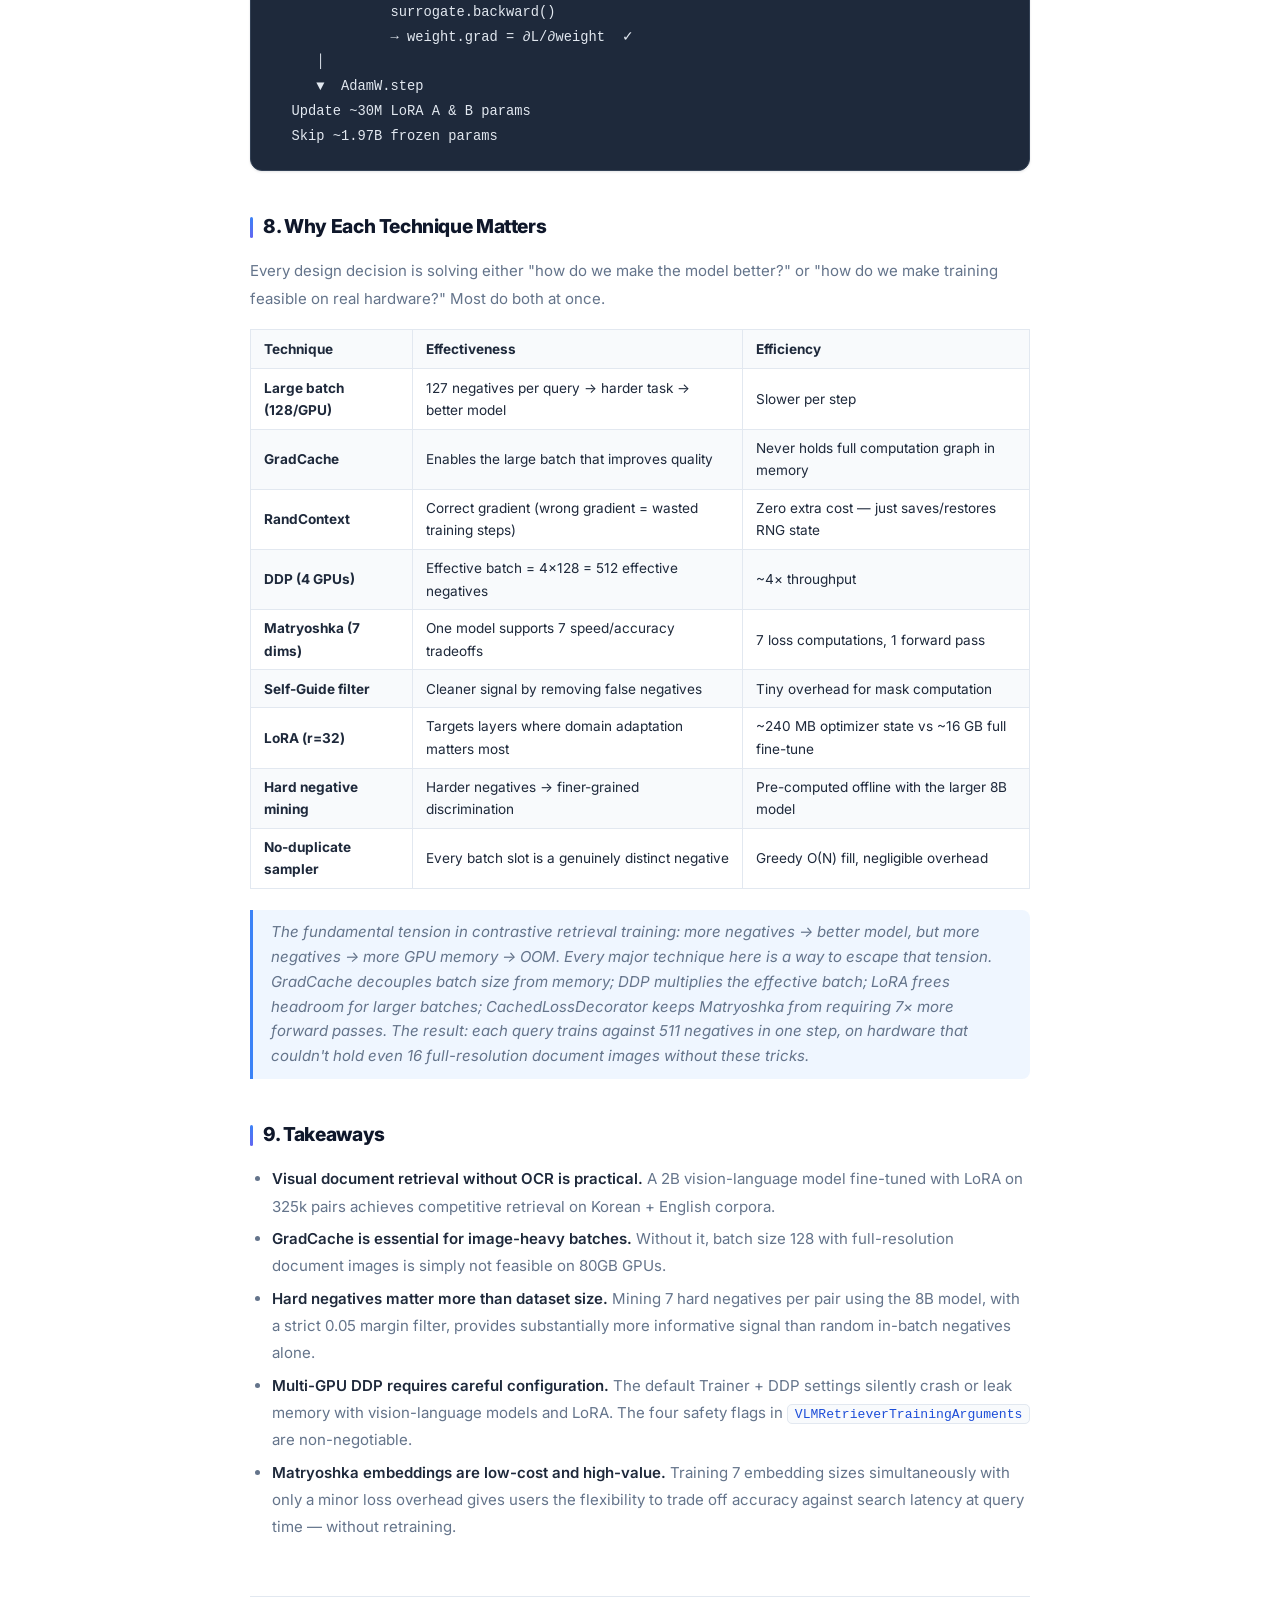
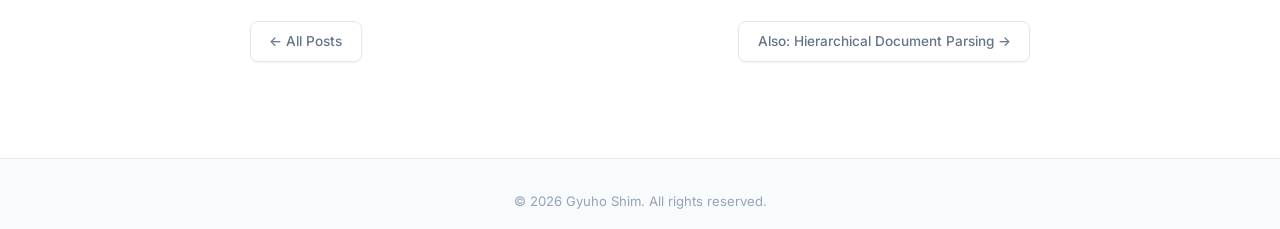
<file: blog/training-korean-visual-document-retriever.html>
<!DOCTYPE html>
<html lang="en">
<head>
  <meta charset="UTF-8" />
  <meta name="viewport" content="width=device-width, initial-scale=1.0" />
  <title>Training a Korean Visual Document Retriever Model — Gyuho Shim</title>
  <link rel="stylesheet" href="../style.css" />
  <script>(function(){var t=localStorage.getItem('theme');if(t==='dark'||(!t&&window.matchMedia('(prefers-color-scheme:dark)').matches))document.documentElement.classList.add('dark');}());</script>
  <link rel="preconnect" href="https://fonts.googleapis.com" />
  <link href="https://fonts.googleapis.com/css2?family=Inter:wght@300;400;500;600;700&display=swap" rel="stylesheet" />
</head>
<body>

<div class="cursor-dot" id="cursorDot"></div>

<!-- ===== NAVIGATION ===== -->
<nav id="navbar">
  <div class="nav-inner">
    <span class="nav-name">Gyuho Shim</span>
    <ul class="nav-links">
      <li><a href="../index.html#home">Home</a></li>
      <li><a href="../index.html#publications">Publications</a></li>
      <li><a href="../index.html#projects">Projects</a></li>
      <li><a href="../index.html#blog">Blog</a></li>
      <li><a href="../index.html#contact">Contact</a></li>
    </ul>
    <button class="theme-toggle" id="themeToggle" aria-label="Toggle dark mode"></button>
  </div>
</nav>

<!-- ===== POST HEADER ===== -->
<div class="post-header">
  <div class="container">
    <a href="../index.html#blog" class="post-back">Back to Blog</a>
    <div class="post-tag">Document AI · Multimodal Retrieval · Korean NLP</div>
    <h1 class="post-title">Training a Korean Visual Document Retriever Model</h1>
    <p class="post-date">April 2026 · Gyuho Shim</p>
  </div>
</div>

<!-- ===== POST BODY ===== -->
<div class="post-body">
  <div class="container">

    <p>
      Most retrieval systems work on text. You embed a query, embed a corpus of text chunks, and find the nearest neighbors. But real documents — government forms, financial reports, textbooks, product manuals — are not plain text. They are rendered pages: tables with borders, multi-column layouts, figures, scanned stamps, and handwritten annotations. When you run OCR on these, you lose spatial structure. When you throw away the image entirely, you lose everything the layout communicates.
    </p>
    <p>
      Korean documents add another layer of difficulty: Korean-language corpora are severely underrepresented in vision-language retrieval research. Most public training sets are English-only, and models trained on them degrade sharply on Korean text rendered inside page images.
    </p>
    <p>
      This post documents <strong>Ko-VDR</strong>: a multimodal document retrieval model that takes a text query and returns the correct document page image, trained on a mixed Korean-English corpus of 325k pairs. I'll walk through the full pipeline — architecture, data, loss stack, training tricks, and evaluation — with as much detail as I used when actually building it.
    </p>

    <h2>1. The Problem: Cross-Modal Document Retrieval</h2>

    <p>
      The task is simple to state. Given a text query — "What is the refund policy?" — return the page image from a corpus of PDFs that answers it. No OCR, no text extraction, no chunking. The model must understand both the natural language query and the visual content of the document page.
    </p>
    <p>
      The standard solution is a <strong>dual-encoder (bi-encoder)</strong> retriever:
    </p>
    <pre><code>Text Query  ──[Encoder]──►  query embedding  ─┐
                                               ├─► cosine_sim → rank → retrieve
Doc Image   ──[Encoder]──►  doc   embedding  ─┘</code></pre>
    <p>
      Both the query and each document page are mapped into the same embedding space — a list of floating-point numbers. Documents whose vectors point in the same direction as the query vector are considered relevant. At inference time, all document embeddings are pre-computed offline and stored in a FAISS index. Retrieval is then just an approximate nearest-neighbor search — fast regardless of corpus size.
    </p>
    <p>
      The challenge is teaching the encoder that the query "refund policy" and a specific page image containing "환불 정책" (Korean for "refund policy") in a table are semantically equivalent. That is what training is for.
    </p>

    <h2>2. Model Architecture</h2>

    <h3>2.1 Base Model: Qwen3-VL-Embedding-2B</h3>
    <p>
      The backbone is <code>Qwen/Qwen3-VL-Embedding-2B</code>, a 2B-parameter vision-language model designed specifically for embedding tasks. It is a decoder-only transformer (causal LM) that processes interleaved sequences of text tokens and visual patch tokens.
    </p>
    <p>
      When a document page image is fed in, the VLM processor divides it into 28×28-pixel patches, encodes each patch into a vector via a small vision encoder, and inserts the resulting patch tokens into the same sequence as the text tokens. Self-attention then runs over the entire mixed sequence — every text token attends to every image patch, and vice versa. This cross-modal attention is what allows the model to relate "refund policy" in the query to visual tokens in the relevant table region.
    </p>
    <p>
      The final embedding is extracted via <strong>EOS token pooling</strong> — the hidden state at the last non-padding token position:
    </p>
    <pre><code>sentence_embedding = token_embeddings[arange, last_non_padding_token_idx]</code></pre>
    <p>
      This gives a single 4096-dimensional vector per input. The model is wrapped in a <code>SentenceTransformer</code> as a two-module sequential:
    </p>
    <pre><code>model[0] = Transformer(Qwen3-VLModel)   # → token_embeddings  (B, seq_len, 4096)
model[1] = Pooling(...)                 # → sentence_embedding (B, 4096)  [EOS token]</code></pre>
    <p>
      One important flag: <code>model[0].unpad_inputs = False</code>. Qwen3-VL uses visual positional embeddings that break when Flash Attention's variable-length unpacking mode is active. This flag is non-obvious and easy to miss; without it the training run produces silently incorrect embeddings.
    </p>
    <p>Key model configuration:</p>
    <pre><code>model = SentenceTransformer("Qwen/Qwen3-VL-Embedding-2B",
    model_kwargs={
        "attn_implementation": "flash_attention_2",
        "torch_dtype": torch.bfloat16
    },
    processor_kwargs={
        "max_pixels": 1280 * 28 * 28,
        "min_pixels": 4 * 28 * 28
    }
)
model[0].unpad_inputs = False</code></pre>

    <h3>2.2 LoRA Fine-Tuning</h3>
    <p>
      Qwen3-VL-Embedding-2B has ~2 billion parameters. Full fine-tuning requires ~16 GB of optimizer state alone (Adam stores two running averages per parameter). Instead we use <strong>LoRA (Low-Rank Adaptation)</strong>: freeze the original weights and inject small trainable matrices into the attention and FFN projections.
    </p>
    <p>
      LoRA replaces each weight update <code>ΔW</code> with a low-rank factorization <code>B·A</code>, where <code>A ∈ ℝ^{r×d_in}</code> and <code>B ∈ ℝ^{d_out×r}</code>. With <code>r=32</code>, only ~1.5% of parameters are trained, reducing optimizer state from ~16 GB to ~240 MB.
    </p>
    <pre><code>lora_cfg = LoraConfig(
    r=32, lora_alpha=32,
    dropout=0.0, bias="none",
    task_type="FEATURE_EXTRACTION",
    target_modules=["q_proj","k_proj","v_proj","up_proj","down_proj","gate_proj"]
)
model.add_adapter(lora_cfg)
# freeze everything that isn't LoRA
for name, param in inner.named_parameters():
    if "lora_" not in name.lower():
        param.requires_grad = False</code></pre>
    <p>
      Critically, <strong>the vision encoder is intentionally frozen</strong>. LoRA is only applied to the LLM backbone's attention and feed-forward layers. The visual feature extractor has a different module naming convention, which naturally excludes it from the LoRA target modules, and keeping it frozen stabilizes training significantly.
    </p>

    <h2>3. Dataset and Data Pipeline</h2>

    <h3>3.1 Training Data Sources</h3>
    <p>
      The training corpus is a mixed Korean-English dataset of 325,023 pairs built from four sources:
    </p>

    <table style="width:100%;border-collapse:collapse;font-size:0.87rem;margin-bottom:1rem;">
      <thead style="background:var(--bg-alt);">
        <tr>
          <th style="text-align:left;padding:0.5rem 0.8rem;border:1px solid var(--border);">Source</th>
          <th style="text-align:left;padding:0.5rem 0.8rem;border:1px solid var(--border);">Images</th>
          <th style="text-align:left;padding:0.5rem 0.8rem;border:1px solid var(--border);">Language</th>
          <th style="text-align:left;padding:0.5rem 0.8rem;border:1px solid var(--border);">Notes</th>
        </tr>
      </thead>
      <tbody>
        <tr>
          <td style="padding:0.45rem 0.8rem;border:1px solid var(--border);">colpali</td>
          <td style="padding:0.45rem 0.8rem;border:1px solid var(--border);">~118k</td>
          <td style="padding:0.45rem 0.8rem;border:1px solid var(--border);">English</td>
          <td style="padding:0.45rem 0.8rem;border:1px solid var(--border);">vidore/colpali_train_set</td>
        </tr>
        <tr style="background:var(--bg-alt);">
          <td style="padding:0.45rem 0.8rem;border:1px solid var(--border);">llamaindex</td>
          <td style="padding:0.45rem 0.8rem;border:1px solid var(--border);">~54k</td>
          <td style="padding:0.45rem 0.8rem;border:1px solid var(--border);">English</td>
          <td style="padding:0.45rem 0.8rem;border:1px solid var(--border);">VDR evaluation set</td>
        </tr>
        <tr>
          <td style="padding:0.45rem 0.8rem;border:1px solid var(--border);">kovdr_pub</td>
          <td style="padding:0.45rem 0.8rem;border:1px solid var(--border);">~7.5k</td>
          <td style="padding:0.45rem 0.8rem;border:1px solid var(--border);">Korean</td>
          <td style="padding:0.45rem 0.8rem;border:1px solid var(--border);">Korean VDR public release</td>
        </tr>
        <tr style="background:var(--bg-alt);">
          <td style="padding:0.45rem 0.8rem;border:1px solid var(--border);">kovdr_priv</td>
          <td style="padding:0.45rem 0.8rem;border:1px solid var(--border);">~28k</td>
          <td style="padding:0.45rem 0.8rem;border:1px solid var(--border);">Korean</td>
          <td style="padding:0.45rem 0.8rem;border:1px solid var(--border);">Korean VDR private; gated redistribution</td>
        </tr>
      </tbody>
    </table>

    <p>
      <strong>Total: 325,023 training rows · 207,522 unique images · ~74 GB.</strong> Each row has one anchor (text query), one positive (matching page image path), and seven hard negative image paths. The Korean and English data are intentionally mixed within the same corpus rather than kept separate — this cross-lingual mixing is what drives the model's ability to match English queries against Korean document pages and vice versa.
    </p>

    <h3>3.2 Stage 1 — Image Extraction</h3>
    <p>
      All four source datasets are HuggingFace Arrow datasets containing PIL images. Decoding each image to PIL and re-encoding is ~100× slower than copying the raw compressed bytes directly:
    </p>
    <pre><code>ds = ds.cast_column("image", HFImage(decode=False))  # raw bytes, no PIL decode
img_bytes = img.get("bytes")
out_path.write_bytes(img_bytes)                       # ~100× faster</code></pre>
    <p>
      JPEG sources are written as JPEG at quality 95 (perceptually lossless for document scans); PNG sources are written as PNG. The pipeline is resume-friendly — it skips already-extracted files — which matters when extraction runs over 74 GB of data. The output is a pre-mining dataset of ~325k rows with schema <code>(anchor, positive, source, doc_id)</code>.
    </p>

    <h3>3.3 Stage 2 — Hard Negative Mining</h3>
    <p>
      Random negatives are easy for the model to reject — it quickly learns to separate completely unrelated queries from documents. <strong>Hard negatives</strong> are semantically similar but incorrect documents: pages that look like they could answer the query but don't. Training on these pushes the model to learn fine-grained distinctions.
    </p>
    <p>
      We mine hard negatives using a <em>larger</em> model than the one we're training: <code>Qwen/Qwen3-VL-Embedding-8B</code>. Better embeddings from the 8B model → higher quality negatives for the 2B model. The mining procedure:
    </p>
    <ol>
      <li>Embed all 207,522 unique document page images with the 8B model into a FAISS index.</li>
      <li>For each query, retrieve the top-K nearest document images.</li>
      <li>Filter candidates: keep only those where <code>s_pos − s_neg ≥ 0.05</code> (absolute margin) — negatives that are within 0.05 cosine similarity of the positive are discarded as likely false negatives.</li>
      <li>Select the top 7 remaining candidates as hard negatives.</li>
    </ol>
    <pre><code># absolute_margin filter: discard negatives within `margin` of positive
removed = scores + absolute_margin > max_positive_scores</code></pre>
    <p>
      Mining runs on GPUs 4–7 in a multiprocess pool, with <code>faiss_batch_size=16384</code> tuned for A6000 48GB cards. Output is streamed to JSONL first (to avoid memory spikes), then saved as a multi-shard HuggingFace dataset (50k rows per shard). The final dataset is uploaded to the Hub with the corpus and train splits kept separate to avoid redundant image storage.
    </p>

    <h2>4. The Loss Stack</h2>

    <p>
      The full loss is a three-layer nested structure:
    </p>
    <pre><code>MatryoshkaLoss
  └── SelfGuideCachedMultipleNegativesRankingLoss  (custom)
        └── CachedMultipleNegativesRankingLoss  (upstream)</code></pre>
    <p>
      Each layer addresses a distinct problem. Let me unpack them bottom-up.
    </p>

    <h3>4.1 InfoNCE: The Foundation</h3>
    <p>
      The core training signal is <strong>InfoNCE</strong> (also called MultipleNegativesRankingLoss in sentence-transformers). Given a batch of N (query, positive document) pairs, every other document in the batch becomes a negative for each query:
    </p>
    <pre><code>L_i = -log [ exp(s_pos × scale) / Σ_j exp(s_ij × scale) ]
    = -(positive_score − logsumexp(all_scores))</code></pre>
    <p>
      With <code>scale=20.0</code> (the inverse temperature <code>1/τ</code>) and batch size 128, each query trains against 127 negatives simultaneously. The loss is simply cross-entropy: the model must assign the highest probability to the diagonal of the N×N similarity matrix.
    </p>
    <p>
      More negatives per query = harder task = stronger model. Everything else in this system is a technique to increase the effective number of negatives while staying within hardware limits.
    </p>

    <h3>4.2 GradCache: The 3-Phase Memory Trick</h3>
    <p>
      To compute InfoNCE, <em>all N embeddings must be in GPU memory at once</em> to build the N×N similarity matrix. For N=128 document page images, each generating up to 1280 visual patch tokens × 4096 dimensions, this is gigabytes of intermediate activation tensors — the GPU runs out of memory.
    </p>
    <p>
      <strong>GradCache</strong> (Gao et al. 2021) solves this by decoupling the embedding step from the loss step. It runs in three phases:
    </p>
    <p><strong>Phase 1 — Embed everything in mini-batches, no gradient tracking:</strong></p>
    <pre><code>for mini_batch in split_into_chunks(full_batch, size=4):
    with torch.no_grad():             # don't build computation graph
        emb = model(mini_batch)       # shape: [4, 4096]
        emb = emb.detach()            # discard graph, keep numbers
        cache.append(emb.requires_grad_(True))  # make artificial leaf</code></pre>
    <p>
      No graph = no activation memory overhead. We hold only 4 samples' worth of tensors at a time, discarding them after each chunk. The output is 128 cached embedding vectors that, after <code>.detach().requires_grad_(True)</code>, become artificial leaf nodes — they have a <code>.grad</code> slot but no connection to the model weights.
    </p>
    <p><strong>Phase 2 — Compute the full loss on cached embeddings, backward to fill embedding gradients:</strong></p>
    <pre><code>loss = InfoNCE(all_cached_embeddings)  # full 128×128 matrix
loss.backward()                         # fills embedding.grad = ∂L/∂embedding</code></pre>
    <p>
      The model is not called here — only the cached vectors are used. No activation graphs from the model exist in memory. The 128×128 similarity matrix is unavoidable (it is the loss), but everything else is minimal.
    </p>
    <p><strong>Phase 3 — Re-embed each mini-batch with gradients, chain via dot-product surrogate:</strong></p>
    <pre><code>for mini_batch, grad_slice in zip(chunks, grad_slices):
    emb = model(mini_batch)                     # build graph for 4 samples
    surrogate = (emb * grad_slice).sum()        # dot product shortcut
    surrogate.backward()                        # ∂L/∂weights accumulated</code></pre>
    <p>
      The dot product <code>(re_embedding × ∂L/∂embedding).sum()</code> is a mathematical surrogate: when differentiated w.r.t. the model weights, it produces the exact same gradient as running the full loss through the full 128-sample graph — but only 4 samples' activations exist in memory at any moment.
    </p>
    <p>
      Memory footprint comparison:
    </p>
    <pre><code>                Model     Activation    Similarity
                weights   graph         matrix
                ───────   ──────────    ──────────
Naïve:          fixed     128 samples   128×128   ← OOM
GradCache Ph1:  fixed     4 samples     none      ← tiny
GradCache Ph2:  fixed     none          128×128   ← moderate
GradCache Ph3:  fixed     4 samples     none      ← tiny</code></pre>
    <p>
      Net result: exact gradients of a 128-sample training step, while never holding more than 4 samples' computation graph in memory at once. In the code: <code>per_device_train_batch_size=128</code> (the logical batch), <code>mini_batch_size=4</code> (the GradCache chunk for embedding phases only).
    </p>

    <h3>4.3 RandContext: Keeping Phases 1 and 3 Identical</h3>
    <p>
      Phase 1 and Phase 3 both call <code>model(mini_batch)</code>. If dropout uses different random masks between the two calls, the re-embedded vectors in Phase 3 differ from those cached in Phase 1, making the dot-product surrogate mathematically invalid.
    </p>
    <p>
      <code>RandContext</code> fixes this by snapshotting the complete random number generator state (CPU + every GPU) before Phase 1, then replaying it in Phase 3:
    </p>
    <pre><code>rand_state = RandContext(*inputs)    # save RNG state
# Phase 1 runs with dropout mask A...
with rand_state:                     # rewind to saved state
    re_embed(...)                    # produces bit-for-bit identical output</code></pre>
    <p>
      One subtle point: the RandContext is created <em>after</em> entering the gradient context, so the saved state exactly matches the state Phase 3 will replay — including the gradient-related RNG state differences between <code>no_grad</code> and <code>with_grad</code> modes.
    </p>

    <h3>4.4 Self-Guide Filter: Removing False Negatives</h3>
    <p>
      In-batch negatives assume that any document which isn't the labeled positive is irrelevant. But in a batch of 128 document pages, there may be pages that also answer the query — they're labeled as negatives only because the dataset has one positive per query. Penalizing a model for ranking these highly sends the wrong training signal.
    </p>
    <p>
      The <strong>Self-Guide Filter</strong> (from the Qwen3-Embedding paper) masks out suspiciously relevant negatives before the softmax:
    </p>
    <pre><code># For each query qᵢ with positive dᵢ:
threshold = s(qᵢ, dᵢ) - self_guide_margin   # raw cosine, stop-grad

# mask[i,j] = True iff s(qᵢ, dⱼ) > threshold
self_guide_mask = raw_q2d > threshold
self_guide_mask[row_indices, local_batch] = False  # never mask the true positive

# Apply after temperature scaling: masked cells contribute 0 to softmax
sim_matrices["query_to_doc"].masked_fill_(self_guide_mask, float("-inf"))</code></pre>
    <p>
      With <code>self_guide_margin = -0.1</code> (the Qwen3 default), the threshold becomes <code>s_pos + 0.1</code>. A negative is masked only when it scores <em>more than 0.1 above</em> the positive — extremely conservative. Only the most obvious false negatives are removed. The threshold is computed on raw cosine similarities (before temperature scaling) to keep its interpretation consistent with the paper's formulation.
    </p>

    <h3>4.5 Matryoshka Loss: Seven Embedding Sizes for the Price of One</h3>
    <p>
      A 4096-dim embedding is expressive but slow to search in production. You might want 256-dim for a latency-sensitive deployment. Retraining the model at each desired size is expensive.
    </p>
    <p>
      <strong>Matryoshka Representation Learning</strong> (Kusupati et al. 2022) trains the model so that the first K dimensions alone form a useful embedding for any K in a predefined set. The first 128 dimensions encode the most critical information; subsequent dimensions encode progressively finer details.
    </p>
    <p>
      Implementation: after computing full 4096-dim embeddings, slice and re-normalize at each target dimension and compute InfoNCE at each size:
    </p>
    <pre><code>for dim in [2048, 1536, 1024, 768, 512, 256, 128]:
    truncated = F.normalize(embeddings[:, :dim], dim=-1)
    loss += InfoNCE(truncated)</code></pre>
    <p>
      The gradient of <code>F.normalize</code> is <code>(I − x̂x̂ᵀ) / ||x||</code>, which flows back cleanly through the slice. Earlier prefix dimensions receive gradient contributions from all 7 loss terms; later dimensions receive fewer. The model is thus incentivized to pack the most discriminative information into the first coordinates.
    </p>
    <p>
      With GradCache, the embeddings are computed once in Phase 1. <code>CachedLossDecorator</code> then runs the Matryoshka loop on the cached vectors — no re-running the model for each dimension. Matryoshka adds 7 cheap matrix operations, not 7 forward passes.
    </p>
    <p>Ko-VDR's Matryoshka dimensions and weights:</p>
    <pre><code>dims    = [2048, 1536, 1024, 768, 512, 256, 128]
weights = [1.0,  1.0,  1.0, 1.0, 1.0, 1.0, 1.0]  # uniform</code></pre>

    <h2>5. Training Configuration</h2>

    <h3>5.1 Optimization Hyperparameters</h3>
    <table style="width:100%;border-collapse:collapse;font-size:0.87rem;margin-bottom:1rem;">
      <thead style="background:var(--bg-alt);">
        <tr>
          <th style="text-align:left;padding:0.5rem 0.8rem;border:1px solid var(--border);">Parameter</th>
          <th style="text-align:left;padding:0.5rem 0.8rem;border:1px solid var(--border);">Value</th>
        </tr>
      </thead>
      <tbody>
        <tr><td style="padding:0.45rem 0.8rem;border:1px solid var(--border);">Epochs</td><td style="padding:0.45rem 0.8rem;border:1px solid var(--border);">1</td></tr>
        <tr style="background:var(--bg-alt);"><td style="padding:0.45rem 0.8rem;border:1px solid var(--border);">Learning rate</td><td style="padding:0.45rem 0.8rem;border:1px solid var(--border);">2e-5</td></tr>
        <tr><td style="padding:0.45rem 0.8rem;border:1px solid var(--border);">Batch size (per device)</td><td style="padding:0.45rem 0.8rem;border:1px solid var(--border);">128</td></tr>
        <tr style="background:var(--bg-alt);"><td style="padding:0.45rem 0.8rem;border:1px solid var(--border);">GradCache mini-batch size</td><td style="padding:0.45rem 0.8rem;border:1px solid var(--border);">4</td></tr>
        <tr><td style="padding:0.45rem 0.8rem;border:1px solid var(--border);">Warmup ratio</td><td style="padding:0.45rem 0.8rem;border:1px solid var(--border);">0.1</td></tr>
        <tr style="background:var(--bg-alt);"><td style="padding:0.45rem 0.8rem;border:1px solid var(--border);">Max grad norm</td><td style="padding:0.45rem 0.8rem;border:1px solid var(--border);">1.0</td></tr>
        <tr><td style="padding:0.45rem 0.8rem;border:1px solid var(--border);">Precision</td><td style="padding:0.45rem 0.8rem;border:1px solid var(--border);">bfloat16</td></tr>
        <tr style="background:var(--bg-alt);"><td style="padding:0.45rem 0.8rem;border:1px solid var(--border);">Gradient checkpointing</td><td style="padding:0.45rem 0.8rem;border:1px solid var(--border);">True</td></tr>
        <tr><td style="padding:0.45rem 0.8rem;border:1px solid var(--border);">Eval frequency</td><td style="padding:0.45rem 0.8rem;border:1px solid var(--border);">Every 5% of total steps + on start</td></tr>
        <tr style="background:var(--bg-alt);"><td style="padding:0.45rem 0.8rem;border:1px solid var(--border);">InfoNCE scale (temperature)</td><td style="padding:0.45rem 0.8rem;border:1px solid var(--border);">20.0</td></tr>
        <tr><td style="padding:0.45rem 0.8rem;border:1px solid var(--border);">Self-guide margin</td><td style="padding:0.45rem 0.8rem;border:1px solid var(--border);">-0.1</td></tr>
      </tbody>
    </table>

    <h3>5.2 Batch Construction</h3>
    <p>
      Two custom batch samplers are used:
    </p>
    <ul>
      <li><strong>NoDuplicatesBatchSampler:</strong> Greedily fills each batch so that no document appears twice. A duplicate document occupying two slots in the 128×128 matrix wastes a negative slot — the model trivially identifies the duplicate. The sampler tracks seen document IDs and skips repeats.</li>
      <li><strong>ProportionalBatchSampler:</strong> For multi-dataset training, each batch is drawn from a single sub-dataset (either colpali/llamaindex English or kovdr Korean). This prevents the InfoNCE denominator from mixing English text document images with Korean ones in the same softmax, which would be spurious cross-modality negatives.</li>
    </ul>

    <h3>5.3 Multi-GPU Training with DDP</h3>
    <p>
      Training runs on 4 GPUs via <code>torchrun</code> with NCCL backend. With <code>gather_across_devices=False</code> (our config), each GPU processes its own batch of 128 independently — each query sees 127 negatives. The gradients are averaged across GPUs via AllReduce after each step, equivalent to running 4 sequential batches of 128 on a single GPU. (With <code>gather_across_devices=True</code>, embeddings are shared via AllGather before loss computation, giving 511 negatives per query, but at significant communication overhead — not used here.)
    </p>
    <p>
      Several DDP defaults silently break with this setup and are hardcoded in <code>VLMRetrieverTrainingArguments</code>:
    </p>
    <pre><code>self.prediction_loss_only = True
self.ddp_broadcast_buffers = False
self.ddp_find_unused_parameters = True
self.dataloader_drop_last = True  # forced under DDP</code></pre>
    <p>Why each flag matters:</p>
    <ul>
      <li><strong><code>prediction_loss_only=True</code>:</strong> The default Trainer tries to collect logits for metrics computation. Our model returns a scalar loss, not logits — shape mismatch crash without this.</li>
      <li><strong><code>ddp_broadcast_buffers=False</code>:</strong> DDP normally broadcasts <code>register_buffer</code> tensors from GPU 0 to all others each step. Qwen-VL modifies these buffers in-place during the forward pass. Broadcast + in-place write on a tensor referenced by gradient checkpointing = <code>RuntimeError: a leaf Variable that requires grad has been used in an in-place operation</code>.</li>
      <li><strong><code>ddp_find_unused_parameters=True</code>:</strong> With 98.5% of parameters frozen, most gradient buckets receive no gradient. DDP's reducer waits for all params in a bucket to produce gradients, then silently leaks CPU RAM across steps → OOM late in training.</li>
      <li><strong><code>dataloader_drop_last=True</code>:</strong> AllReduce is a collective — all 4 GPUs must call it together. If the dataset size is not divisible by world_size, one GPU has one extra batch and calls AllReduce once more while the others have already returned → deadlock.</li>
    </ul>
    <p>
      There is one additional override: the <code>VLMRetrieverTrainer</code> disables the auto-generated model card callback. <code>BaseModelCardCallback.on_init_end()</code> preprocesses 1000 samples per column to compute dataset statistics. With 8 image columns × 1000 samples = 8,000 image decodes per DDP rank, this exhausts ~25 GB of RAM per rank before the first training step even starts.
    </p>
    <p>The training launch command:</p>
    <pre><code>torchrun --nproc_per_node=4 --master_port=29500 train.py \
  --model_name_or_path="Qwen/Qwen3-VL-Embedding-2B" \
  --train_data='{"vdr": "/data_x/EMBEDDING/DATA/VL/preprocessed/260419_ko_en_vdr"}' \
  --num_epochs=1 \
  --per_device_train_batch_size=128 \
  --learning_rate=2e-5 \
  --use_lora=True \
  --self_guide_margin=-0.1 \
  --output_dir="./outputs/vlm-retriever" \
  --use_wandb=True</code></pre>

    <h2>6. Evaluation: KoViDoRe-v2</h2>

    <p>
      The model is evaluated on <strong>KoViDoRe-v2</strong>, a set of four BEIR-format Korean-English multimodal retrieval benchmarks across four domains:
    </p>
    <ul>
      <li><code>whybe-choi/kovidore-v2-cybersecurity-beir</code></li>
      <li><code>whybe-choi/kovidore-v2-hr-beir</code></li>
      <li><code>whybe-choi/kovidore-v2-energy-beir</code></li>
      <li><code>whybe-choi/kovidore-v2-economic-beir</code></li>
    </ul>
    <p>
      Each dataset provides three splits: <code>corpus</code> (document page images), <code>queries</code> (text queries), and <code>qrels</code> (relevance judgments as (query_id, corpus_id, score) triples). The primary metric is <strong>mean NDCG@10</strong> across all four domains:
    </p>
    <pre><code>DCG@10  = Σ_{rank=1}^{10}  relevance(rank) / log2(rank + 1)
NDCG@10 = DCG@10 / IDCG@10    (IDCG = ideal DCG with relevant docs at top-10)</code></pre>
    <p>
      Rank 1 contributes <code>rel / log2(2) = rel</code>; rank 2 contributes <code>rel × 0.63</code>, and so on. A <code>SequentialEvaluator</code> runs the four domain evaluators in sequence and reports the mean NDCG@10 as the model selection metric. Evaluation runs every 5% of training steps (plus at initialization) with eval batch size 8. Corpus images are materialized to disk once and lazily decoded per batch to avoid OOM.
    </p>

    <h2>7. The Complete Forward-Backward Flow</h2>

    <p>
      Putting it all together, one training step looks like this:
    </p>
    <pre><code>Batch of 128 (text query, image path) pairs
     │
     ▼  BaseDataCollator.__call__
  ① extract dataset_name; ② warn on column order; ③ extract labels
  ④ resolve prompts (anchor: "Represent the user's input." / positive: "")
  ⑤ preprocess each column → prefixed tensors:
     anchor_input_ids:        (128, L_text)
     positive_pixel_values:   (Σ_patches, 4096)   ← all 128 images concatenated
     positive_image_grid_thw: (128, 3)              ← (H, W, T) per image
     negative_0_pixel_values: (Σ_patches, 4096)
     ...
     │
     ▼  collect_features → [{anchor_feats}, {positive_feats}, {neg_0_feats}, ...]
     │
     ▼  MatryoshkaLoss.forward
  ├─ installs CachedLossDecorator on CachedMNRL.calculate_loss
  └─► CachedMNRL.forward(sentence_features, labels)
       │
       ├─ PHASE 1 [no_grad, mini_batch=4]
       │    RandContext(*inputs) → save CPU+GPU RNG state
       │    model(mini_batch) → (4, 4096)  [no computation graph]
       │    .detach().requires_grad_() → artificial leaf
       │
       ├─ PHASE 2 [calculate_loss_and_cache_gradients]
       │    CachedLossDecorator loops over dims [2048, 1536, 1024, 768, 512, 256, 128]:
       │      shrink(full_embed, dim): [:dim] + F.normalize
       │      Self-Guide mask: raw_q2d.detach() > (s_pos + 0.1) → fill(-inf)
       │      sim_matrix * scale(20.0)
       │      positive_scores = sim_matrix[row_indices, local_batch]
       │      log_z = logsumexp(all_scores)
       │      per_sample_loss = -(positive_scores - log_z)
       │      .backward() → matryoshka leaf .grad filled
       │      chain back through shrink into full_embed.grad
       │    self.cache = full_embed.grad  (∂L/∂embedding)
       │
       └─ PHASE 3 [_backward_hook, fires on loss.backward()]
            torch.enable_grad()
            for each column, each mini-batch:
              replay RandContext → model(mini_batch) WITH grad, same dropout masks
              surrogate = dot(reps_mb, cached_grad) * grad_output
              surrogate.backward()
              → weight.grad = ∂L/∂weight  ✓
     │
     ▼  AdamW.step
  Update ~30M LoRA A & B params
  Skip ~1.97B frozen params</code></pre>

    <h2>8. Why Each Technique Matters</h2>

    <p>
      Every design decision is solving either "how do we make the model better?" or "how do we make training feasible on real hardware?" Most do both at once.
    </p>

    <table style="width:100%;border-collapse:collapse;font-size:0.85rem;margin-bottom:1rem;">
      <thead style="background:var(--bg-alt);">
        <tr>
          <th style="text-align:left;padding:0.5rem 0.8rem;border:1px solid var(--border);">Technique</th>
          <th style="text-align:left;padding:0.5rem 0.8rem;border:1px solid var(--border);">Effectiveness</th>
          <th style="text-align:left;padding:0.5rem 0.8rem;border:1px solid var(--border);">Efficiency</th>
        </tr>
      </thead>
      <tbody>
        <tr><td style="padding:0.45rem 0.8rem;border:1px solid var(--border);"><strong>Large batch (128/GPU)</strong></td><td style="padding:0.45rem 0.8rem;border:1px solid var(--border);">127 negatives per query → harder task → better model</td><td style="padding:0.45rem 0.8rem;border:1px solid var(--border);">Slower per step</td></tr>
        <tr style="background:var(--bg-alt);"><td style="padding:0.45rem 0.8rem;border:1px solid var(--border);"><strong>GradCache</strong></td><td style="padding:0.45rem 0.8rem;border:1px solid var(--border);">Enables the large batch that improves quality</td><td style="padding:0.45rem 0.8rem;border:1px solid var(--border);">Never holds full computation graph in memory</td></tr>
        <tr><td style="padding:0.45rem 0.8rem;border:1px solid var(--border);"><strong>RandContext</strong></td><td style="padding:0.45rem 0.8rem;border:1px solid var(--border);">Correct gradient (wrong gradient = wasted training steps)</td><td style="padding:0.45rem 0.8rem;border:1px solid var(--border);">Zero extra cost — just saves/restores RNG state</td></tr>
        <tr style="background:var(--bg-alt);"><td style="padding:0.45rem 0.8rem;border:1px solid var(--border);"><strong>DDP (4 GPUs)</strong></td><td style="padding:0.45rem 0.8rem;border:1px solid var(--border);">Effective batch = 4×128 = 512 effective negatives</td><td style="padding:0.45rem 0.8rem;border:1px solid var(--border);">~4× throughput</td></tr>
        <tr><td style="padding:0.45rem 0.8rem;border:1px solid var(--border);"><strong>Matryoshka (7 dims)</strong></td><td style="padding:0.45rem 0.8rem;border:1px solid var(--border);">One model supports 7 speed/accuracy tradeoffs</td><td style="padding:0.45rem 0.8rem;border:1px solid var(--border);">7 loss computations, 1 forward pass</td></tr>
        <tr style="background:var(--bg-alt);"><td style="padding:0.45rem 0.8rem;border:1px solid var(--border);"><strong>Self-Guide filter</strong></td><td style="padding:0.45rem 0.8rem;border:1px solid var(--border);">Cleaner signal by removing false negatives</td><td style="padding:0.45rem 0.8rem;border:1px solid var(--border);">Tiny overhead for mask computation</td></tr>
        <tr><td style="padding:0.45rem 0.8rem;border:1px solid var(--border);"><strong>LoRA (r=32)</strong></td><td style="padding:0.45rem 0.8rem;border:1px solid var(--border);">Targets layers where domain adaptation matters most</td><td style="padding:0.45rem 0.8rem;border:1px solid var(--border);">~240 MB optimizer state vs ~16 GB full fine-tune</td></tr>
        <tr style="background:var(--bg-alt);"><td style="padding:0.45rem 0.8rem;border:1px solid var(--border);"><strong>Hard negative mining</strong></td><td style="padding:0.45rem 0.8rem;border:1px solid var(--border);">Harder negatives → finer-grained discrimination</td><td style="padding:0.45rem 0.8rem;border:1px solid var(--border);">Pre-computed offline with the larger 8B model</td></tr>
        <tr><td style="padding:0.45rem 0.8rem;border:1px solid var(--border);"><strong>No-duplicate sampler</strong></td><td style="padding:0.45rem 0.8rem;border:1px solid var(--border);">Every batch slot is a genuinely distinct negative</td><td style="padding:0.45rem 0.8rem;border:1px solid var(--border);">Greedy O(N) fill, negligible overhead</td></tr>
      </tbody>
    </table>

    <blockquote>
      The fundamental tension in contrastive retrieval training: more negatives → better model, but more negatives → more GPU memory → OOM. Every major technique here is a way to escape that tension. GradCache decouples batch size from memory; DDP multiplies the effective batch; LoRA frees headroom for larger batches; CachedLossDecorator keeps Matryoshka from requiring 7× more forward passes. The result: each query trains against 511 negatives in one step, on hardware that couldn't hold even 16 full-resolution document images without these tricks.
    </blockquote>

    <h2>9. Takeaways</h2>

    <ul>
      <li><strong>Visual document retrieval without OCR is practical.</strong> A 2B vision-language model fine-tuned with LoRA on 325k pairs achieves competitive retrieval on Korean + English corpora.</li>
      <li><strong>GradCache is essential for image-heavy batches.</strong> Without it, batch size 128 with full-resolution document images is simply not feasible on 80GB GPUs.</li>
      <li><strong>Hard negatives matter more than dataset size.</strong> Mining 7 hard negatives per pair using the 8B model, with a strict 0.05 margin filter, provides substantially more informative signal than random in-batch negatives alone.</li>
      <li><strong>Multi-GPU DDP requires careful configuration.</strong> The default Trainer + DDP settings silently crash or leak memory with vision-language models and LoRA. The four safety flags in <code>VLMRetrieverTrainingArguments</code> are non-negotiable.</li>
      <li><strong>Matryoshka embeddings are low-cost and high-value.</strong> Training 7 embedding sizes simultaneously with only a minor loss overhead gives users the flexibility to trade off accuracy against search latency at query time — without retraining.</li>
    </ul>

    <div class="post-footer">
      <a href="../index.html#blog" class="post-footer-back btn btn-outline">← All Posts</a>
      <a href="hierarchical-document-parsing.html" class="post-footer-back btn btn-outline">Also: Hierarchical Document Parsing →</a>
    </div>

  </div>
</div>

<!-- ===== FOOTER ===== -->
<footer>
  <p>© 2026 Gyuho Shim. All rights reserved.</p>
</footer>

<script>
  // Theme toggle
  (function() {
    var btn = document.getElementById('themeToggle');
    function updateIcon() {
      btn.textContent = document.documentElement.classList.contains('dark') ? '☀️' : '🌙';
    }
    updateIcon();
    btn.addEventListener('click', function() {
      var isDark = document.documentElement.classList.toggle('dark');
      localStorage.setItem('theme', isDark ? 'dark' : 'light');
      updateIcon();
    });
  })();

  // Custom cursor
  (function() {
    var dot = document.getElementById('cursorDot');
    if (!dot || !window.matchMedia('(hover:hover) and (pointer:fine)').matches) return;
    document.addEventListener('mousemove', function(e) {
      dot.style.left = e.clientX + 'px'; dot.style.top = e.clientY + 'px';
      var t = document.createElement('div');
      var sz = (2 + Math.random() * 3).toFixed(1);
      t.style.cssText = 'position:fixed;pointer-events:none;border-radius:50%;z-index:99999;'
        + 'left:' + e.clientX + 'px;top:' + e.clientY + 'px;'
        + 'width:' + sz + 'px;height:' + sz + 'px;'
        + 'background:var(--accent);'
        + 'animation:cursor-trail-fade 1.3s ease-in forwards;';
      document.body.appendChild(t);
      setTimeout(function() { t.parentNode && t.parentNode.removeChild(t); }, 1320);
    });
    var sel = 'a,button,.btn,.chip,.pub-card,.proj-card,.edu-item,.exp-item,.blog-item';
    document.addEventListener('mouseover', function(e) {
      if (e.target.closest(sel)) document.body.classList.add('cursor-hover');
    });
    document.addEventListener('mouseout', function(e) {
      if (e.target.closest(sel)) document.body.classList.remove('cursor-hover');
    });
  })();

  window.addEventListener('scroll', () => {
    document.getElementById('navbar').classList.toggle('scrolled', window.scrollY > 20);
  });
</script>

</body>
</html>
</file>
<file: style.css>
/* ===== CUSTOM CURSOR ===== */
@media (hover: hover) and (pointer: fine) {
  * { cursor: none !important; }

  .cursor-dot {
    position: fixed; top: 0; left: 0;
    width: 6px; height: 6px;
    background: var(--accent);
    border-radius: 50%;
    pointer-events: none;
    z-index: 100001;
    transform: translate(-50%, -50%);
    transition: width .2s, height .2s, background .2s;
  }

  body.cursor-hover .cursor-dot {
    width: 10px; height: 10px;
    background: var(--accent-dark);
  }

  @keyframes cursor-trail-fade {
    0%   { opacity: .4; transform: translate(-50%,-50%) scale(1); }
    60%  { opacity: .15; }
    100% { opacity: 0;  transform: translate(-50%,-50%) scale(0); }
  }
}

/* ===== RESET & BASE ===== */
*, *::before, *::after { box-sizing: border-box; margin: 0; padding: 0; }

:root {
  --primary:      #0f172a;
  --accent:       #3b82f6;
  --accent-dark:  #1d4ed8;
  --accent-light: #eff6ff;
  --accent-2:     #6366f1;
  --text:         #1e293b;
  --text-muted:   #64748b;
  --text-subtle:  #94a3b8;
  --border:       #e2e8f0;
  --border-light: #f1f5f9;
  --bg:           #ffffff;
  --bg-alt:       #f8fafc;
  --radius:       12px;
  --radius-sm:    8px;
  --radius-full:  999px;
  --shadow-xs:  0 1px 2px rgba(15,23,42,0.05);
  --shadow-sm:  0 1px 3px rgba(15,23,42,0.08), 0 1px 2px rgba(15,23,42,0.04);
  --shadow:     0 4px 6px -1px rgba(15,23,42,0.07), 0 2px 4px -2px rgba(15,23,42,0.05);
  --shadow-md:  0 10px 15px -3px rgba(15,23,42,0.08), 0 4px 6px -4px rgba(15,23,42,0.05);
  --shadow-lg:  0 20px 25px -5px rgba(15,23,42,0.1),  0 8px 10px -6px rgba(15,23,42,0.05);
}

html { scroll-behavior: smooth; }

body {
  font-family: 'Inter', -apple-system, BlinkMacSystemFont, 'Segoe UI', sans-serif;
  color: var(--text);
  background: var(--bg);
  line-height: 1.65;
  font-size: 15px;
  -webkit-font-smoothing: antialiased;
  -moz-osx-font-smoothing: grayscale;
}

a { color: var(--accent); text-decoration: none; }
a:hover { text-decoration: underline; }

/* ===== NAVBAR ===== */
#navbar {
  position: fixed;
  top: 0; left: 0; right: 0;
  z-index: 100;
  background: rgba(255,255,255,0.92);
  backdrop-filter: blur(16px) saturate(180%);
  -webkit-backdrop-filter: blur(16px) saturate(180%);
  border-bottom: 1px solid transparent;
  transition: border-color 0.3s, box-shadow 0.3s;
}
#navbar.scrolled {
  border-bottom-color: var(--border);
  box-shadow: 0 4px 16px rgba(15,23,42,0.04);
}
.nav-inner {
  max-width: 960px;
  margin: 0 auto;
  padding: 0 2rem;
  height: 60px;
  display: flex;
  align-items: center;
  gap: 1.5rem;
}
.nav-name {
  font-weight: 700;
  font-size: 0.95rem;
  color: var(--primary);
  white-space: nowrap;
  letter-spacing: -0.015em;
}
.nav-links {
  display: flex;
  gap: 0.1rem;
  list-style: none;
  flex: 1;
}
.nav-links a {
  display: block;
  font-size: 0.84rem;
  color: var(--text-muted);
  font-weight: 500;
  padding: 0.3rem 0.6rem;
  border-radius: 6px;
  transition: color 0.15s, background 0.15s;
}
.nav-links a:hover { color: var(--primary); background: var(--bg-alt); text-decoration: none; }

.lang-toggle {
  display: flex;
  align-items: center;
  gap: 0.1rem;
  background: var(--bg-alt);
  border: 1px solid var(--border);
  border-radius: var(--radius-full);
  padding: 0.2rem 0.3rem;
}
.lang-toggle > span { display: none; }
.lang-btn {
  background: none;
  border: none;
  cursor: pointer;
  font-size: 0.76rem;
  color: var(--text-muted);
  font-family: inherit;
  font-weight: 600;
  padding: 0.2rem 0.5rem;
  border-radius: var(--radius-full);
  transition: all 0.15s;
  letter-spacing: 0.02em;
}
.lang-btn.active { background: var(--accent); color: #fff; }
.lang-btn:hover:not(.active) { color: var(--accent); }

/* ===== SECTIONS ===== */
section { padding: 5.5rem 2rem; }
.container { max-width: 960px; margin: 0 auto; }
.section-alt { background: var(--bg-alt); }

.section-title {
  font-size: 1.45rem;
  font-weight: 800;
  color: var(--primary);
  margin-bottom: 2.2rem;
  letter-spacing: -0.025em;
  display: flex;
  align-items: center;
  gap: 0.75rem;
}
.section-title::before {
  content: '';
  display: block;
  width: 4px;
  height: 1.25em;
  background: linear-gradient(180deg, var(--accent) 0%, var(--accent-2) 100%);
  border-radius: 2px;
  flex-shrink: 0;
}

/* ===== HERO ===== */
.hero {
  padding-top: 8rem;
  padding-bottom: 5.5rem;
  background:
    radial-gradient(ellipse 80% 70% at -5% -10%, rgba(59,130,246,0.13) 0%, transparent 55%),
    radial-gradient(ellipse 55% 50% at 105% 105%, rgba(99,102,241,0.09) 0%, transparent 55%),
    #fff;
  position: relative;
  overflow: hidden;
}
.hero::before {
  content: '';
  position: absolute;
  inset: 0;
  background-image: radial-gradient(circle, rgba(59,130,246,0.055) 1px, transparent 1px);
  background-size: 30px 30px;
  mask-image: radial-gradient(ellipse 70% 70% at 50% 50%, black 0%, transparent 100%);
  -webkit-mask-image: radial-gradient(ellipse 70% 70% at 50% 50%, black 0%, transparent 100%);
  pointer-events: none;
}
.hero-inner {
  max-width: 960px;
  margin: 0 auto;
  display: flex;
  align-items: center;
  gap: 3.5rem;
  position: relative;
}
.profile-photo {
  width: 175px;
  height: 175px;
  border-radius: 50%;
  object-fit: cover;
  border: 3px solid #fff;
  box-shadow:
    0 0 0 5px var(--accent-light),
    0 0 0 8px rgba(59,130,246,0.18),
    var(--shadow-lg);
  flex-shrink: 0;
  transition: box-shadow 0.35s;
}
.profile-photo:hover {
  box-shadow:
    0 0 0 5px var(--accent-light),
    0 0 0 8px rgba(59,130,246,0.35),
    var(--shadow-lg);
}

.status-badge {
  display: inline-flex;
  align-items: center;
  gap: 0.5rem;
  font-size: 0.78rem;
  font-weight: 600;
  color: var(--accent);
  background: var(--accent-light);
  border: 1px solid rgba(59,130,246,0.22);
  border-radius: var(--radius-full);
  padding: 0.3rem 0.85rem;
  margin-bottom: 0.85rem;
  letter-spacing: 0.01em;
}
.status-badge::before {
  content: '';
  width: 6px;
  height: 6px;
  background: var(--accent);
  border-radius: 50%;
  flex-shrink: 0;
  animation: statusPulse 2.2s ease-in-out infinite;
}
@keyframes statusPulse {
  0%, 100% { opacity: 1; transform: scale(1); }
  50% { opacity: 0.45; transform: scale(0.75); }
}

.hero-text h1 {
  font-size: 2.3rem;
  font-weight: 800;
  color: var(--primary);
  margin-bottom: 0.5rem;
  letter-spacing: -0.04em;
  line-height: 1.15;
}
.tagline {
  font-size: 0.97rem;
  color: var(--text-muted);
  font-weight: 400;
  margin-bottom: 1.1rem;
  line-height: 1.65;
  max-width: 500px;
}
.bio {
  color: var(--text-muted);
  font-size: 0.9rem;
  line-height: 1.9;
  margin-bottom: 1.8rem;
}
.bio strong { color: var(--text); font-weight: 600; }

.hero-links { display: flex; flex-wrap: wrap; gap: 0.5rem; }

.btn {
  display: inline-flex;
  align-items: center;
  gap: 0.35rem;
  padding: 0.5rem 1.15rem;
  border-radius: var(--radius-sm);
  font-size: 0.84rem;
  font-weight: 600;
  background: linear-gradient(135deg, var(--accent) 0%, var(--accent-dark) 100%);
  color: #fff;
  box-shadow: 0 1px 2px rgba(59,130,246,0.25), 0 4px 12px rgba(59,130,246,0.18);
  transition: transform 0.2s, box-shadow 0.2s, opacity 0.15s;
}
.btn:hover {
  transform: translateY(-1px);
  box-shadow: 0 1px 3px rgba(59,130,246,0.25), 0 8px 20px rgba(59,130,246,0.28);
  text-decoration: none;
}
.btn-outline {
  background: transparent;
  color: var(--text-muted);
  border: 1px solid var(--border);
  box-shadow: var(--shadow-xs);
}
.btn-outline:hover {
  background: var(--bg-alt);
  color: var(--text);
  border-color: var(--text-subtle);
  box-shadow: var(--shadow-sm);
}

/* ===== EDUCATION ===== */
.edu-list { display: flex; flex-direction: column; gap: 1rem; margin-bottom: 2rem; }
.edu-item {
  display: flex;
  justify-content: space-between;
  align-items: flex-start;
  padding: 1.3rem 1.5rem;
  background: var(--bg);
  border: 1px solid var(--border);
  border-left: 3px solid transparent;
  border-radius: var(--radius);
  box-shadow: var(--shadow-sm);
  transition: box-shadow 0.2s, transform 0.2s, border-left-color 0.2s;
}
.edu-item:hover {
  box-shadow: var(--shadow-md);
  transform: translateY(-1px);
  border-left-color: var(--accent);
}
.edu-degree { font-weight: 700; font-size: 0.95rem; color: var(--primary); letter-spacing: -0.01em; }
.edu-school { font-size: 0.9rem; color: var(--text-muted); margin: 0.2rem 0; font-weight: 500; }
.edu-detail { font-size: 0.83rem; color: var(--text-subtle); }
.edu-focus { font-size: 0.8rem; color: var(--accent); margin-top: 0.3rem; font-weight: 500; }
.edu-right { text-align: right; flex-shrink: 0; }
.edu-date { display: block; font-size: 0.82rem; font-weight: 600; color: var(--text); }
.edu-location { display: block; font-size: 0.79rem; color: var(--text-subtle); margin-top: 0.15rem; }

/* ===== SKILLS ===== */
.skills-block {
  background: var(--bg);
  border: 1px solid var(--border);
  border-radius: var(--radius);
  padding: 1.4rem 1.6rem;
  box-shadow: var(--shadow-sm);
}
.skills-block h3 {
  font-size: 0.75rem;
  font-weight: 700;
  color: var(--text-subtle);
  text-transform: uppercase;
  letter-spacing: 0.08em;
  margin-bottom: 1.1rem;
}
.skill-row {
  display: flex;
  align-items: flex-start;
  gap: 1rem;
  padding: 0.65rem 0;
  border-bottom: 1px solid var(--border-light);
}
.skill-row:last-child { border-bottom: none; padding-bottom: 0; }
.skill-row:first-of-type { padding-top: 0; }
.skill-label {
  font-weight: 600;
  font-size: 0.82rem;
  color: var(--text);
  min-width: 115px;
  flex-shrink: 0;
  padding-top: 0.15rem;
}
.skill-chips {
  display: flex;
  flex-wrap: wrap;
  gap: 0.35rem;
}
.chip {
  display: inline-block;
  font-size: 0.76rem;
  font-weight: 500;
  color: var(--text-muted);
  background: var(--bg-alt);
  border: 1px solid var(--border);
  border-radius: var(--radius-full);
  padding: 0.2rem 0.65rem;
  white-space: nowrap;
  transition: all 0.15s;
}
.chip:hover { background: var(--accent-light); color: var(--accent); border-color: rgba(59,130,246,0.3); }
/* fallback for plain string skill-tags */
.skill-tags { color: var(--text-muted); font-size: 0.86rem; }

/* ===== PUBLICATIONS ===== */
.pub-list { display: flex; flex-direction: column; gap: 1rem; }
.pub-card {
  background: var(--bg);
  border: 1px solid var(--border);
  border-left: 3px solid var(--border);
  border-radius: var(--radius);
  padding: 1.3rem 1.5rem;
  box-shadow: var(--shadow-sm);
  transition: box-shadow 0.2s, transform 0.2s;
}
.pub-card:hover { box-shadow: var(--shadow-md); transform: translateY(-1px); }

/* Venue-tinted left borders */
.pub-card:has(.venue-acl)    { border-left-color: #3b82f6; }
.pub-card:has(.venue-emnlp)  { border-left-color: #10b981; }
.pub-card:has(.venue-review) { border-left-color: #f59e0b; }
.pub-card:has(.venue-report) { border-left-color: #8b5cf6; }
.pub-card:has(.venue-hclt)   { border-left-color: #f43f5e; }

.pub-venue {
  display: inline-flex;
  align-items: center;
  font-size: 0.71rem;
  font-weight: 700;
  letter-spacing: 0.045em;
  text-transform: uppercase;
  border-radius: var(--radius-full);
  padding: 0.2rem 0.7rem;
  margin-bottom: 0.6rem;
}
.venue-acl   { background: #dbeafe; color: #1d4ed8; }
.venue-emnlp { background: #d1fae5; color: #065f46; }
.venue-review{ background: #fef3c7; color: #92400e; }
.venue-report{ background: #ede9fe; color: #6d28d9; }
.venue-hclt  { background: #ffe4e6; color: #be123c; }

.pub-title {
  font-weight: 700;
  font-size: 0.94rem;
  color: var(--primary);
  margin-bottom: 0.3rem;
  line-height: 1.5;
  letter-spacing: -0.01em;
}
.pub-authors { font-size: 0.84rem; color: var(--text-muted); margin-bottom: 0.45rem; }
.pub-authors strong { color: var(--text); font-weight: 600; }
.pub-desc { font-size: 0.84rem; color: var(--text-muted); margin-bottom: 0.55rem; line-height: 1.7; }
.pub-links { display: flex; gap: 0.5rem; }
.pub-links a {
  display: inline-block;
  font-size: 0.79rem;
  font-weight: 600;
  color: var(--accent);
  background: var(--accent-light);
  padding: 0.2rem 0.65rem;
  border-radius: var(--radius-full);
  transition: all 0.15s;
}
.pub-links a:hover { background: var(--accent); color: #fff; text-decoration: none; }

/* pub card with figure */
.pub-card-fig { display: flex; gap: 1.3rem; align-items: flex-start; }
.pub-fig {
  width: 175px;
  min-width: 175px;
  height: 125px;
  object-fit: cover;
  object-position: top;
  border-radius: var(--radius-sm);
  border: 1px solid var(--border);
  flex-shrink: 0;
}
.pub-body { flex: 1; min-width: 0; }
.pub-card-fig .pub-venue,
.pub-card-fig .pub-title,
.pub-card-fig .pub-authors,
.pub-card-fig .pub-desc,
.pub-card-fig .pub-links { display: block; }

@media (max-width: 680px) {
  .pub-card-fig { flex-direction: column; }
  .pub-fig { width: 100%; min-width: unset; height: 160px; }
}

/* ===== PROJECTS ===== */
.proj-list { display: flex; flex-direction: column; gap: 1rem; }
.proj-card {
  background: var(--bg);
  border: 1px solid var(--border);
  border-radius: var(--radius);
  padding: 1.4rem 1.6rem;
  box-shadow: var(--shadow-sm);
  transition: box-shadow 0.2s, transform 0.2s;
  position: relative;
  overflow: hidden;
}
.proj-card::before {
  content: '';
  position: absolute;
  top: 0; left: 0; right: 0;
  height: 3px;
  background: linear-gradient(90deg, var(--accent), var(--accent-2));
  opacity: 0;
  transition: opacity 0.25s;
}
.proj-card:hover { box-shadow: var(--shadow-md); transform: translateY(-1px); }
.proj-card:hover::before { opacity: 1; }
.proj-header { margin-bottom: 0.9rem; }
.proj-title { font-size: 0.97rem; font-weight: 700; color: var(--primary); letter-spacing: -0.01em; }
.proj-collab { font-size: 0.81rem; color: var(--text-subtle); margin-top: 0.25rem; }
.proj-collab a { color: var(--accent); }
.proj-bullets {
  padding-left: 1.2rem;
  display: flex;
  flex-direction: column;
  gap: 0.4rem;
}
.proj-bullets li { font-size: 0.86rem; color: var(--text-muted); line-height: 1.65; }
.proj-bullets strong { color: var(--text); font-weight: 600; }

/* ===== EXPERIENCE ===== */
.exp-list { display: flex; flex-direction: column; }
.exp-item {
  display: flex;
  justify-content: space-between;
  align-items: flex-start;
  padding-top: 1.5rem;
  margin-top: 0.5rem;
  border-top: 1px solid var(--border-light);
}
.exp-item:first-child { border-top: none; padding-top: 0; margin-top: 0; }
.exp-role { font-weight: 700; font-size: 0.97rem; color: var(--primary); letter-spacing: -0.01em; }
.exp-org { font-size: 0.88rem; color: var(--text-muted); margin-top: 0.15rem; font-weight: 500; }
.exp-location { font-size: 0.81rem; color: var(--text-subtle); margin-top: 0.1rem; }
.exp-date {
  font-size: 0.8rem;
  font-weight: 600;
  color: var(--text-subtle);
  white-space: nowrap;
  background: var(--bg-alt);
  border: 1px solid var(--border);
  border-radius: var(--radius-full);
  padding: 0.22rem 0.7rem;
  flex-shrink: 0;
  margin-top: 0.1rem;
}
.exp-bullets {
  padding-left: 1.2rem;
  margin: 0.75rem 0 1.2rem;
  display: flex;
  flex-direction: column;
  gap: 0.38rem;
}
.exp-bullets li { font-size: 0.86rem; color: var(--text-muted); line-height: 1.65; }
.exp-bullets li strong { color: var(--text); font-weight: 600; }

/* ===== BLOG ===== */
.blog-list {
  list-style: none;
  display: flex;
  flex-direction: column;
  gap: 0.75rem;
}
.blog-item {
  display: flex;
  gap: 1.4rem;
  align-items: flex-start;
  padding: 1.25rem 1.4rem;
  background: var(--bg);
  border: 1px solid var(--border);
  border-left: 3px solid transparent;
  border-radius: var(--radius);
  box-shadow: var(--shadow-sm);
  transition: box-shadow 0.2s, transform 0.2s, border-left-color 0.2s;
}
.blog-item:hover {
  box-shadow: var(--shadow-md);
  transform: translateY(-1px);
  border-left-color: var(--accent);
}
.blog-meta {
  flex-shrink: 0;
  width: 72px;
  padding-top: 0.1rem;
}
.blog-date {
  font-size: 0.77rem;
  color: var(--text-subtle);
  font-weight: 500;
  white-space: nowrap;
  display: block;
}
.blog-content { flex: 1; min-width: 0; }
.blog-title {
  display: block;
  font-size: 0.95rem;
  font-weight: 700;
  color: var(--primary);
  line-height: 1.45;
  letter-spacing: -0.01em;
  margin-bottom: 0.35rem;
  transition: color 0.15s;
}
.blog-item:hover .blog-title { color: var(--accent); }
.blog-title:hover { text-decoration: none; }
.blog-excerpt {
  font-size: 0.84rem;
  color: var(--text-muted);
  line-height: 1.6;
}

/* ===== BLOG POST PAGE ===== */
.post-header {
  padding-top: 7rem;
  padding-bottom: 2.5rem;
  background:
    radial-gradient(ellipse 70% 80% at 0% 0%, rgba(59,130,246,0.09) 0%, transparent 55%),
    var(--bg-alt);
  border-bottom: 1px solid var(--border);
}
.post-header .container { max-width: 780px; }
.post-back {
  display: inline-flex;
  align-items: center;
  gap: 0.4rem;
  font-size: 0.82rem;
  font-weight: 500;
  color: var(--text-muted);
  margin-bottom: 1.2rem;
  padding: 0.25rem 0.65rem;
  border-radius: 6px;
  margin-left: -0.65rem;
  transition: all 0.15s;
}
.post-back:hover { color: var(--accent); background: var(--accent-light); text-decoration: none; }
.post-back::before { content: "←"; margin-right: 0.15rem; }
.post-tag {
  display: inline-block;
  font-size: 0.71rem;
  font-weight: 700;
  letter-spacing: 0.045em;
  text-transform: uppercase;
  background: var(--accent-light);
  color: var(--accent);
  border-radius: var(--radius-full);
  padding: 0.22rem 0.7rem;
  margin-bottom: 0.9rem;
}
.post-title {
  font-size: 1.9rem;
  font-weight: 800;
  color: var(--primary);
  line-height: 1.25;
  margin-bottom: 0.8rem;
  letter-spacing: -0.035em;
}
.post-date { font-size: 0.83rem; color: var(--text-subtle); }
.post-body { padding: 3.5rem 2rem 6rem; }
.post-body .container { max-width: 780px; }
.post-body h2 {
  font-size: 1.2rem;
  font-weight: 800;
  color: var(--primary);
  margin: 2.5rem 0 0.9rem;
  letter-spacing: -0.02em;
  display: flex;
  align-items: center;
  gap: 0.65rem;
}
.post-body h2::before {
  content: '';
  display: block;
  width: 3px;
  height: 1.1em;
  background: linear-gradient(180deg, var(--accent), var(--accent-2));
  border-radius: 2px;
  flex-shrink: 0;
}
.post-body h3 {
  font-size: 1rem;
  font-weight: 700;
  color: var(--primary);
  margin: 1.8rem 0 0.6rem;
  letter-spacing: -0.01em;
}
.post-body p { font-size: 0.94rem; color: var(--text-muted); line-height: 1.85; margin-bottom: 1rem; }
.post-body p strong { color: var(--text); font-weight: 600; }
.post-body ul, .post-body ol { padding-left: 1.4rem; margin-bottom: 1rem; }
.post-body li { font-size: 0.94rem; color: var(--text-muted); line-height: 1.8; margin-bottom: 0.35rem; }
.post-body li strong { color: var(--text); font-weight: 600; }
.post-body code {
  background: var(--bg-alt);
  border: 1px solid var(--border);
  border-radius: 5px;
  padding: 0.1rem 0.4rem;
  font-size: 0.87em;
  font-family: 'SF Mono', 'Fira Code', 'Cascadia Code', monospace;
  color: #1d4ed8;
}
.post-body pre {
  background: #1e293b;
  border: 1px solid #334155;
  border-radius: var(--radius);
  padding: 1.3rem 1.5rem;
  overflow-x: auto;
  margin-bottom: 1.2rem;
  box-shadow: var(--shadow-sm);
}
.post-body pre code { background: none; border: none; padding: 0; font-size: 0.86rem; color: #e2e8f0; }
.post-body blockquote {
  border-left: 3px solid var(--accent);
  padding: 0.65rem 1.1rem;
  margin: 1.3rem 0;
  color: var(--text-muted);
  font-style: italic;
  font-size: 0.94rem;
  background: var(--accent-light);
  border-radius: 0 var(--radius-sm) var(--radius-sm) 0;
}
.post-footer {
  margin-top: 3.5rem;
  padding-top: 1.5rem;
  border-top: 1px solid var(--border);
  display: flex;
  align-items: center;
  justify-content: space-between;
  flex-wrap: wrap;
  gap: 1rem;
}
.post-footer-back { font-size: 0.85rem; font-weight: 500; }

/* ===== CONTACT ===== */
.contact-inner { text-align: center; }
.contact-inner p { color: var(--text-muted); margin-bottom: 2rem; font-size: 0.95rem; }
.contact-links {
  display: flex;
  flex-wrap: wrap;
  justify-content: center;
  gap: 0.65rem;
}
.contact-links a {
  display: inline-block;
  font-size: 0.87rem;
  font-weight: 600;
  color: var(--text-muted);
  background: var(--bg);
  border: 1px solid var(--border);
  border-radius: var(--radius-full);
  padding: 0.5rem 1.3rem;
  box-shadow: var(--shadow-xs);
  transition: all 0.2s;
}
.contact-links a:hover {
  color: var(--accent);
  border-color: rgba(59,130,246,0.4);
  background: var(--accent-light);
  box-shadow: var(--shadow-sm);
  transform: translateY(-1px);
  text-decoration: none;
}

/* ===== FOOTER ===== */
footer {
  text-align: center;
  padding: 2rem;
  font-size: 0.82rem;
  color: var(--text-subtle);
  border-top: 1px solid var(--border);
  background: var(--bg-alt);
}

/* ===== DARK MODE ===== */
html.dark {
  color-scheme: dark;
  --primary:      #f1f5f9;
  --accent:       #60a5fa;
  --accent-dark:  #93c5fd;
  --accent-light: #1e3a5f;
  --accent-2:     #818cf8;
  --text:         #e2e8f0;
  --text-muted:   #94a3b8;
  --text-subtle:  #64748b;
  --border:       #334155;
  --border-light: #1e293b;
  --bg:           #0f172a;
  --bg-alt:       #1e293b;
  --shadow-xs:  0 1px 2px rgba(0,0,0,0.4);
  --shadow-sm:  0 1px 3px rgba(0,0,0,0.5), 0 1px 2px rgba(0,0,0,0.3);
  --shadow:     0 4px 6px -1px rgba(0,0,0,0.5), 0 2px 4px -2px rgba(0,0,0,0.3);
  --shadow-md:  0 10px 15px -3px rgba(0,0,0,0.5), 0 4px 6px -4px rgba(0,0,0,0.3);
  --shadow-lg:  0 20px 25px -5px rgba(0,0,0,0.6), 0 8px 10px -6px rgba(0,0,0,0.3);
}

body, #navbar, section, footer, .post-header, .post-body {
  transition: background-color 0.25s ease, border-color 0.25s ease;
}

html.dark #navbar {
  background: rgba(15,23,42,0.92);
}
html.dark #navbar.scrolled {
  box-shadow: 0 4px 16px rgba(0,0,0,0.25);
}

html.dark .hero {
  background:
    radial-gradient(ellipse 80% 70% at -5% -10%, rgba(59,130,246,0.08) 0%, transparent 55%),
    radial-gradient(ellipse 55% 50% at 105% 105%, rgba(99,102,241,0.06) 0%, transparent 55%),
    var(--bg);
}
html.dark .profile-photo { border-color: var(--border); }

html.dark .venue-acl    { background: #1e3a5f; color: #93c5fd; }
html.dark .venue-emnlp  { background: #064e3b; color: #6ee7b7; }
html.dark .venue-review { background: #451a03; color: #fcd34d; }
html.dark .venue-report { background: #2e1065; color: #c4b5fd; }
html.dark .venue-hclt   { background: #4c0519; color: #fda4af; }

html.dark .post-body code { color: #93c5fd; }

/* theme toggle button */
.theme-toggle {
  background: none;
  border: none;
  cursor: pointer;
  font-size: 1.05rem;
  width: 32px;
  height: 32px;
  display: flex;
  align-items: center;
  justify-content: center;
  border-radius: var(--radius-full);
  transition: background 0.15s;
  flex-shrink: 0;
  padding: 0;
  line-height: 1;
}
.theme-toggle:hover { background: var(--bg-alt); }

/* ===== RESPONSIVE ===== */
@media (max-width: 720px) {
  section { padding: 4rem 1.25rem; }
  .hero { padding-top: 7rem; padding-bottom: 4rem; }
  .hero-inner { flex-direction: column; align-items: center; text-align: center; gap: 1.8rem; }
  .hero-text h1 { font-size: 1.9rem; }
  .hero-links { justify-content: center; }
  .nav-links { display: none; }
  .nav-inner { padding: 0 1.25rem; }
  .edu-item { flex-direction: column; gap: 0.6rem; }
  .edu-right { text-align: left; }
  .exp-item { flex-direction: column; gap: 0.4rem; }
  .exp-date { align-self: flex-start; margin-top: 0.25rem; }
  .blog-item { gap: 1rem; }
  .blog-meta { width: 60px; }
  .tagline { font-size: 0.93rem; }
  .status-badge { font-size: 0.75rem; }
  .post-body { padding: 2.5rem 1.25rem 4rem; }
  .post-title { font-size: 1.55rem; }
}
</file>
